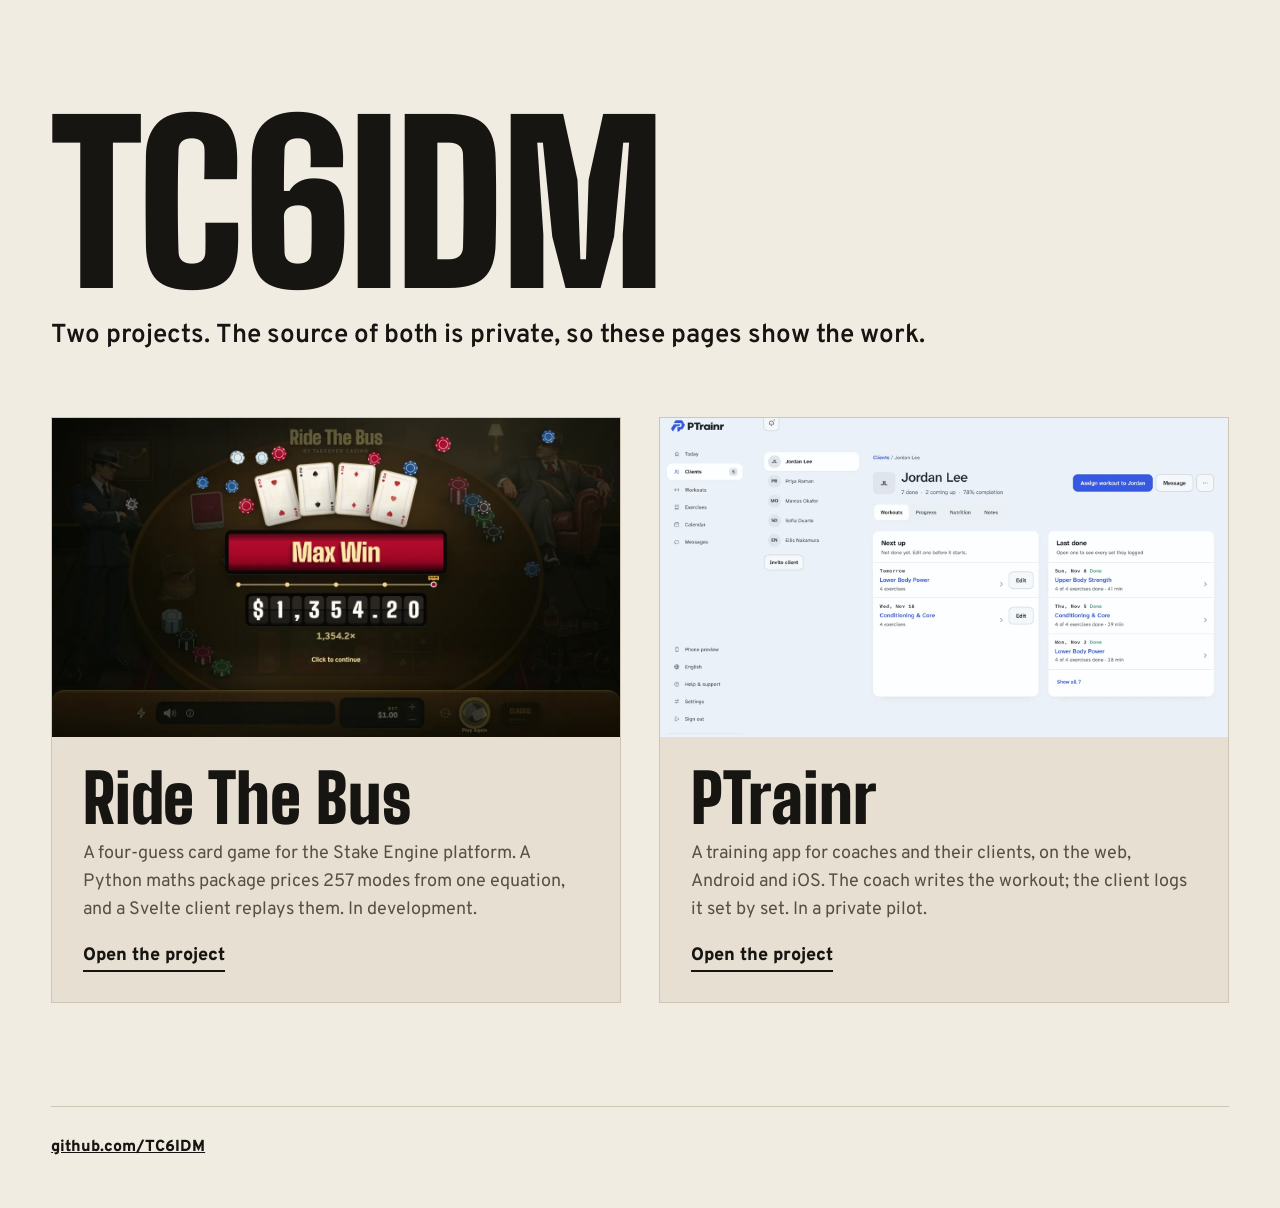
<file: index.html>
<!doctype html>
<html lang="en">
<head>
<meta charset="utf-8">
<meta name="viewport" content="width=device-width, initial-scale=1">
<title>TC6IDM</title>
<meta name="description" content="Two projects by TC6IDM: Ride The Bus, a card game for the Stake Engine platform, and PTrainr, a training app for coaches and clients.">
<link rel="icon" href="data:image/svg+xml,%3Csvg xmlns='http://www.w3.org/2000/svg' viewBox='0 0 32 32'%3E%3Crect width='32' height='32' rx='7' fill='%23171512'/%3E%3Ctext x='16' y='22' text-anchor='middle' font-family='Arial' font-weight='900' font-size='15' fill='%23f1ece2'%3ETC%3C/text%3E%3C/svg%3E">
<meta name="color-scheme" content="light dark">
<link rel="preconnect" href="https://fonts.googleapis.com">
<link rel="preconnect" href="https://fonts.gstatic.com" crossorigin>
<link href="https://fonts.googleapis.com/css2?family=Big+Shoulders+Display:wght@800;900&family=Overpass:wght@400;600;800&display=swap" rel="stylesheet">
<style>
:root{
  --ground:#f1ece2; --card:#e6dfd2; --edge:#cfc6b5; --ink:#171512; --ink-2:#575145; --focus:#8a6410;
  --m:clamp(16px,4vw,56px);
  --display:'Big Shoulders Display','Overpass',sans-serif; --body:'Overpass',system-ui,sans-serif;
}
@media (prefers-color-scheme:dark){:root{
  --ground:#12110f; --card:#1c1a17; --edge:#35312a; --ink:#f1ece2; --ink-2:#b5ad9e; --focus:#f5d78c;
}}
*{box-sizing:border-box}
html{-webkit-text-size-adjust:100%}
body{margin:0;background:var(--ground);color:var(--ink);font:400 18px/1.55 var(--body)}
a{color:inherit}
:focus-visible{outline:3px solid var(--focus);outline-offset:4px}
.skip{position:absolute;left:-9999px}
.skip:focus{left:var(--m);top:12px;background:var(--ink);color:var(--ground);padding:8px 14px;z-index:5}
.wrap{max-width:1360px;margin:0 auto;padding:0 var(--m)}
header{padding:clamp(40px,9vw,120px) 0 clamp(28px,5vw,64px)}
h1{margin:0;font:900 clamp(72px,17vw,240px)/.82 var(--display);letter-spacing:-.01em}
.lede{margin:24px 0 0;max-width:34em;font-size:clamp(19px,1.2vw + 14px,26px);line-height:1.35;font-weight:600}
.projects{display:grid;gap:clamp(20px,3vw,40px);grid-template-columns:1fr;padding-bottom:clamp(48px,8vw,112px)}
@media (min-width:900px){.projects{grid-template-columns:1fr 1fr}}
.project{position:relative;display:flex;flex-direction:column;background:var(--card);border:1px solid var(--edge)}
.shot{aspect-ratio:16/9;background:#0b2016;overflow:hidden}
.shot img{display:block;width:100%;height:100%;object-fit:cover;transition:transform .5s cubic-bezier(.2,.7,.2,1)}
.shot.none{display:grid;place-items:center;background:var(--edge);color:var(--ink-2);font-weight:600}
.text{padding:clamp(18px,2.4vw,32px)}
h2{margin:0;font:900 clamp(40px,4vw + 16px,72px)/.9 var(--display)}
h2 a{text-decoration:none}
h2 a::after{content:"";position:absolute;inset:0}
.text p{margin:12px 0 0;color:var(--ink-2);max-width:32em}
.go{display:inline-block;margin-top:18px;font-weight:800;color:var(--ink);border-bottom:2px solid currentColor}
.soon{display:inline-block;margin-top:18px;font-weight:800;color:var(--ink-2)}
@media (hover:hover) and (prefers-reduced-motion:no-preference){.project:hover .shot img{transform:scale(1.03)}}
footer{border-top:1px solid var(--edge);padding:28px 0 48px;color:var(--ink-2);font-size:16px}
footer a{color:var(--ink);font-weight:800}
</style>
</head>
<body>
<a class="skip" href="#projects">Skip to the projects</a>
<div class="wrap">
  <header>
    <h1>TC6IDM</h1>
    <p class="lede">Two projects. The source of both is private, so these pages show the work.</p>
  </header>
  <main id="projects" class="projects">
    <article class="project">
      <div class="shot"><img src="ride-the-bus/media/takeover-max-still.webp" width="1280" height="720" alt="The Ride The Bus table at a Max Win: four cards fanned over a crimson Max Win board reading $1,354.20 of demo money, chips in the air."></div>
      <div class="text">
        <h2><a href="ride-the-bus/">Ride The Bus</a></h2>
        <p>A four-guess card game for the Stake Engine platform. A Python maths package prices 257 modes from one equation, and a Svelte client replays them. In development.</p>
        <span class="go" aria-hidden="true">Open the project</span>
      </div>
    </article>
    <article class="project">
      <div class="shot"><img src="ptrainr/img/desk-trainer-client-day.webp" width="1600" height="956" alt="PTrainr on a desktop: a coach's page for one client, with the next workouts and the finished ones."></div>
      <div class="text">
        <h2><a href="ptrainr/">PTrainr</a></h2>
        <p>A training app for coaches and their clients, on the web, Android and iOS. The coach writes the workout; the client logs it set by set. In a private pilot.</p>
        <span class="go" aria-hidden="true">Open the project</span>
      </div>
    </article>
  </main>
  <footer>
    <a href="https://github.com/TC6IDM">github.com/TC6IDM</a>
  </footer>
</div>
</body>
</html>
</file>
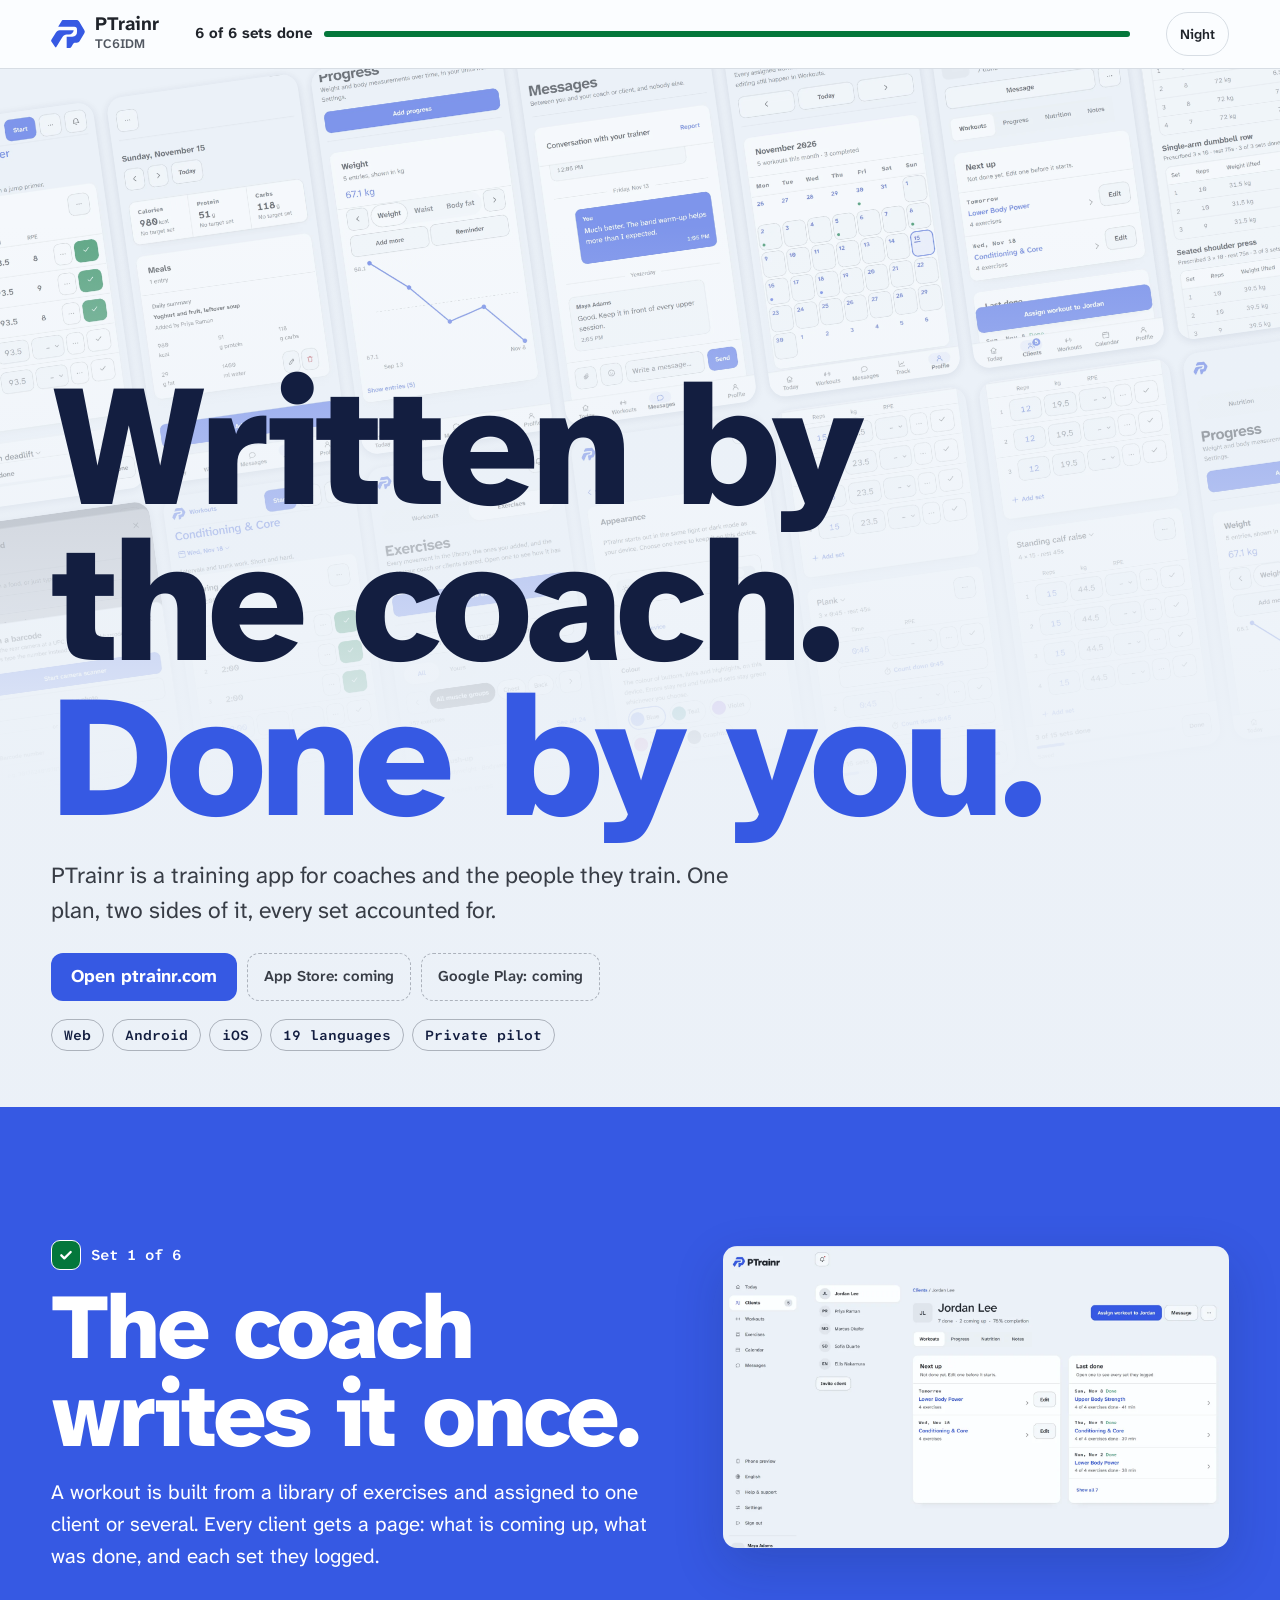
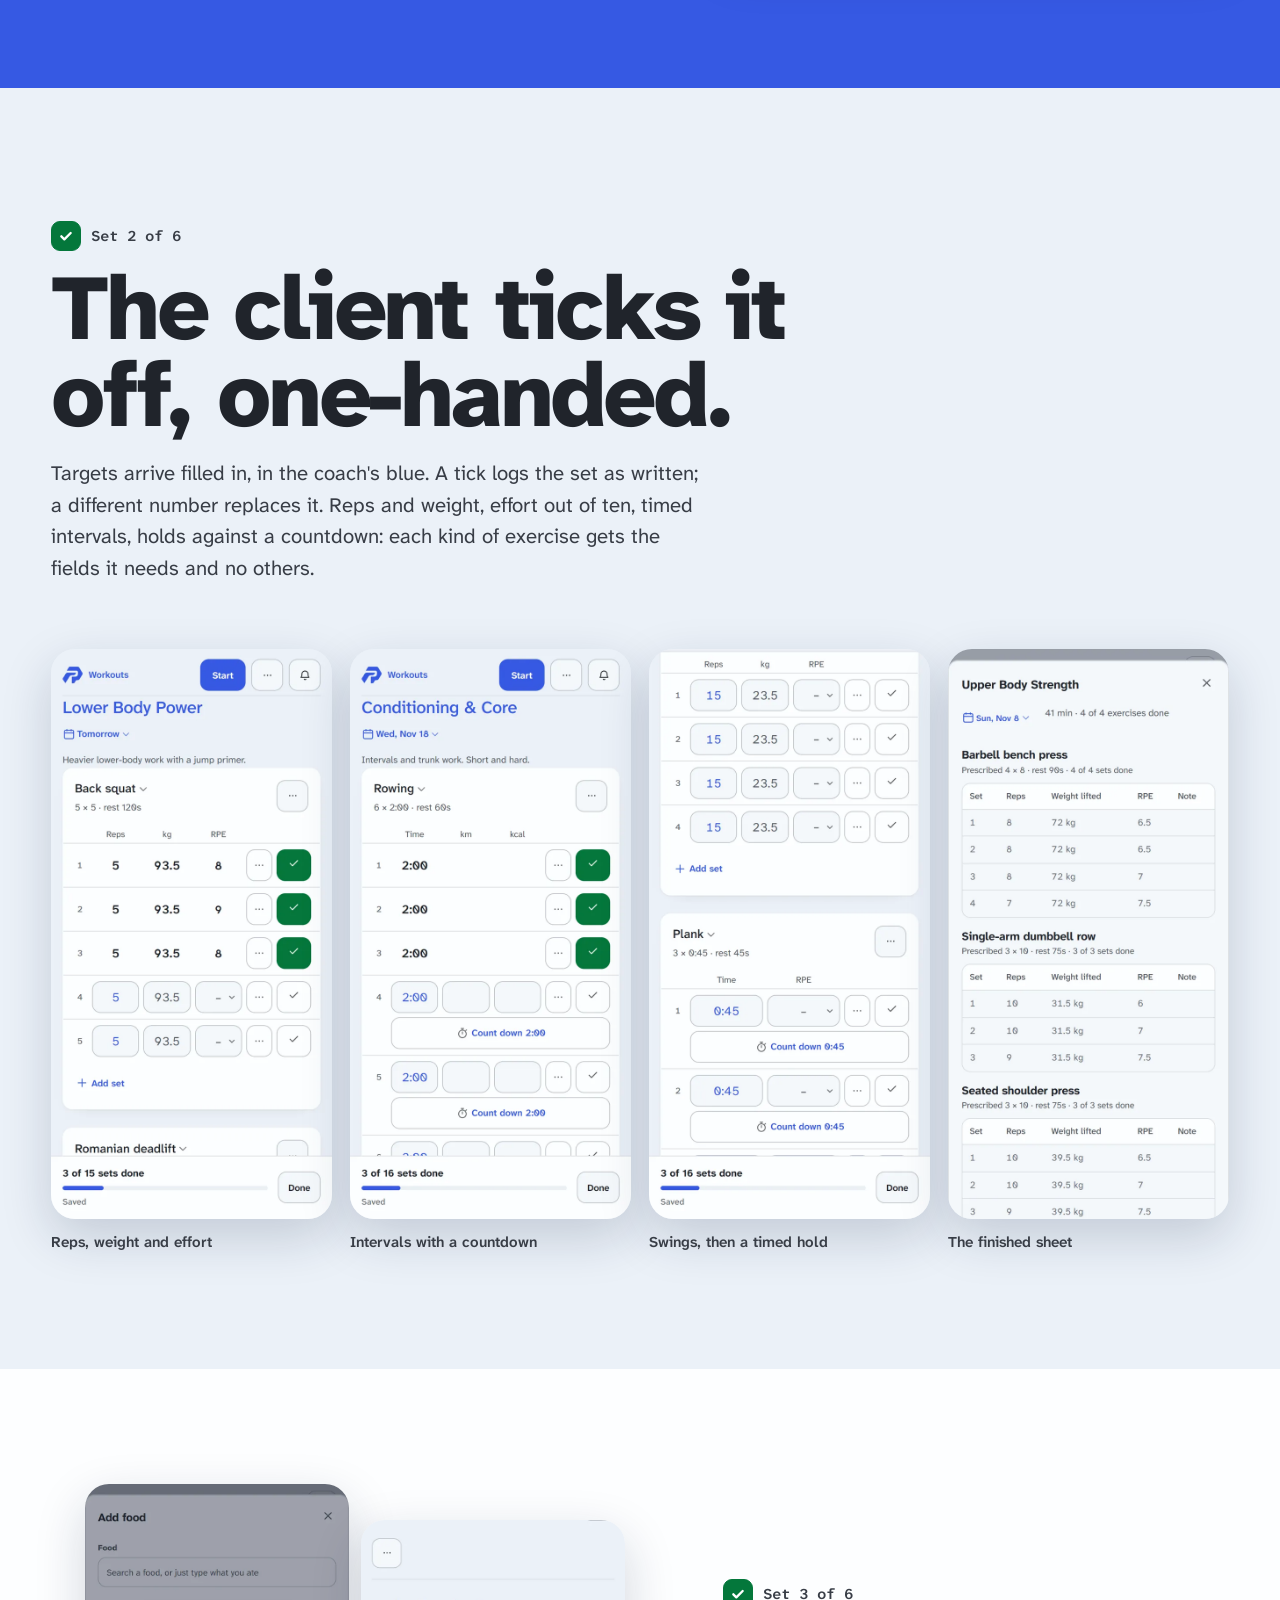
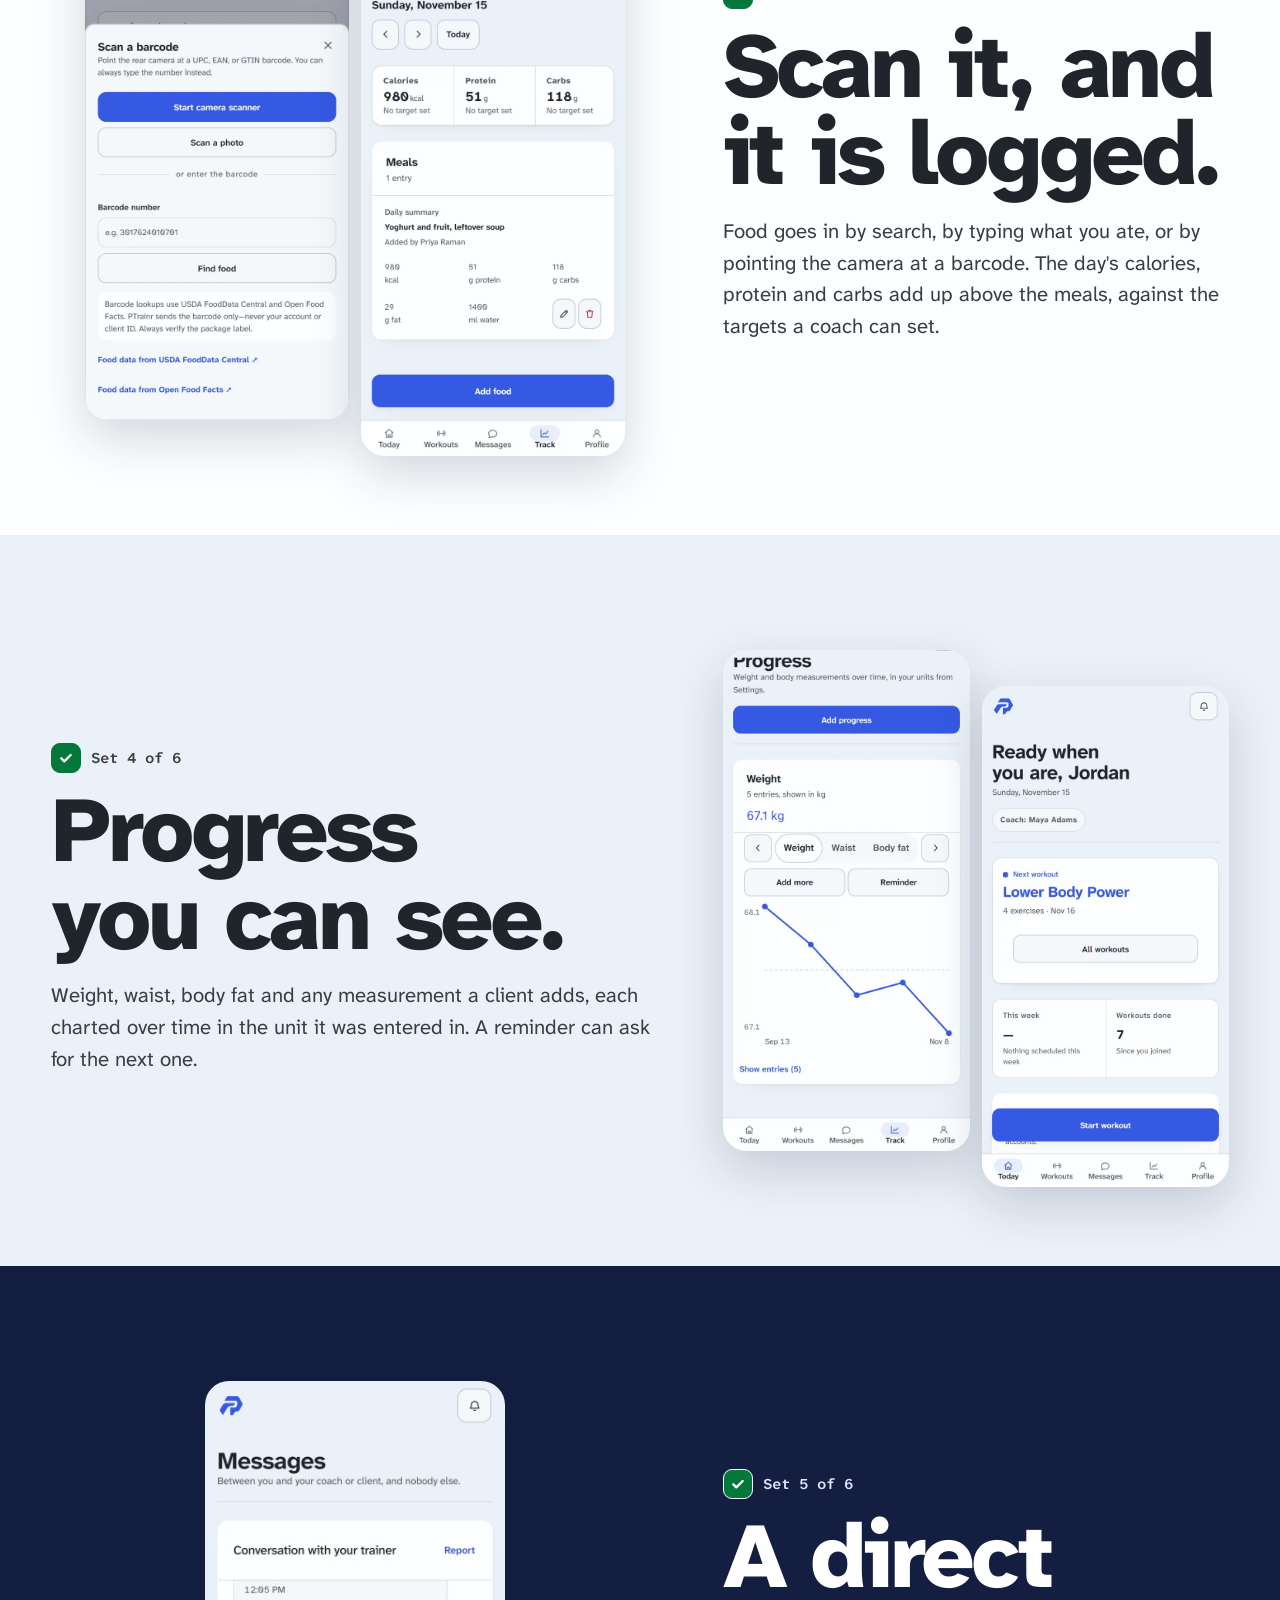
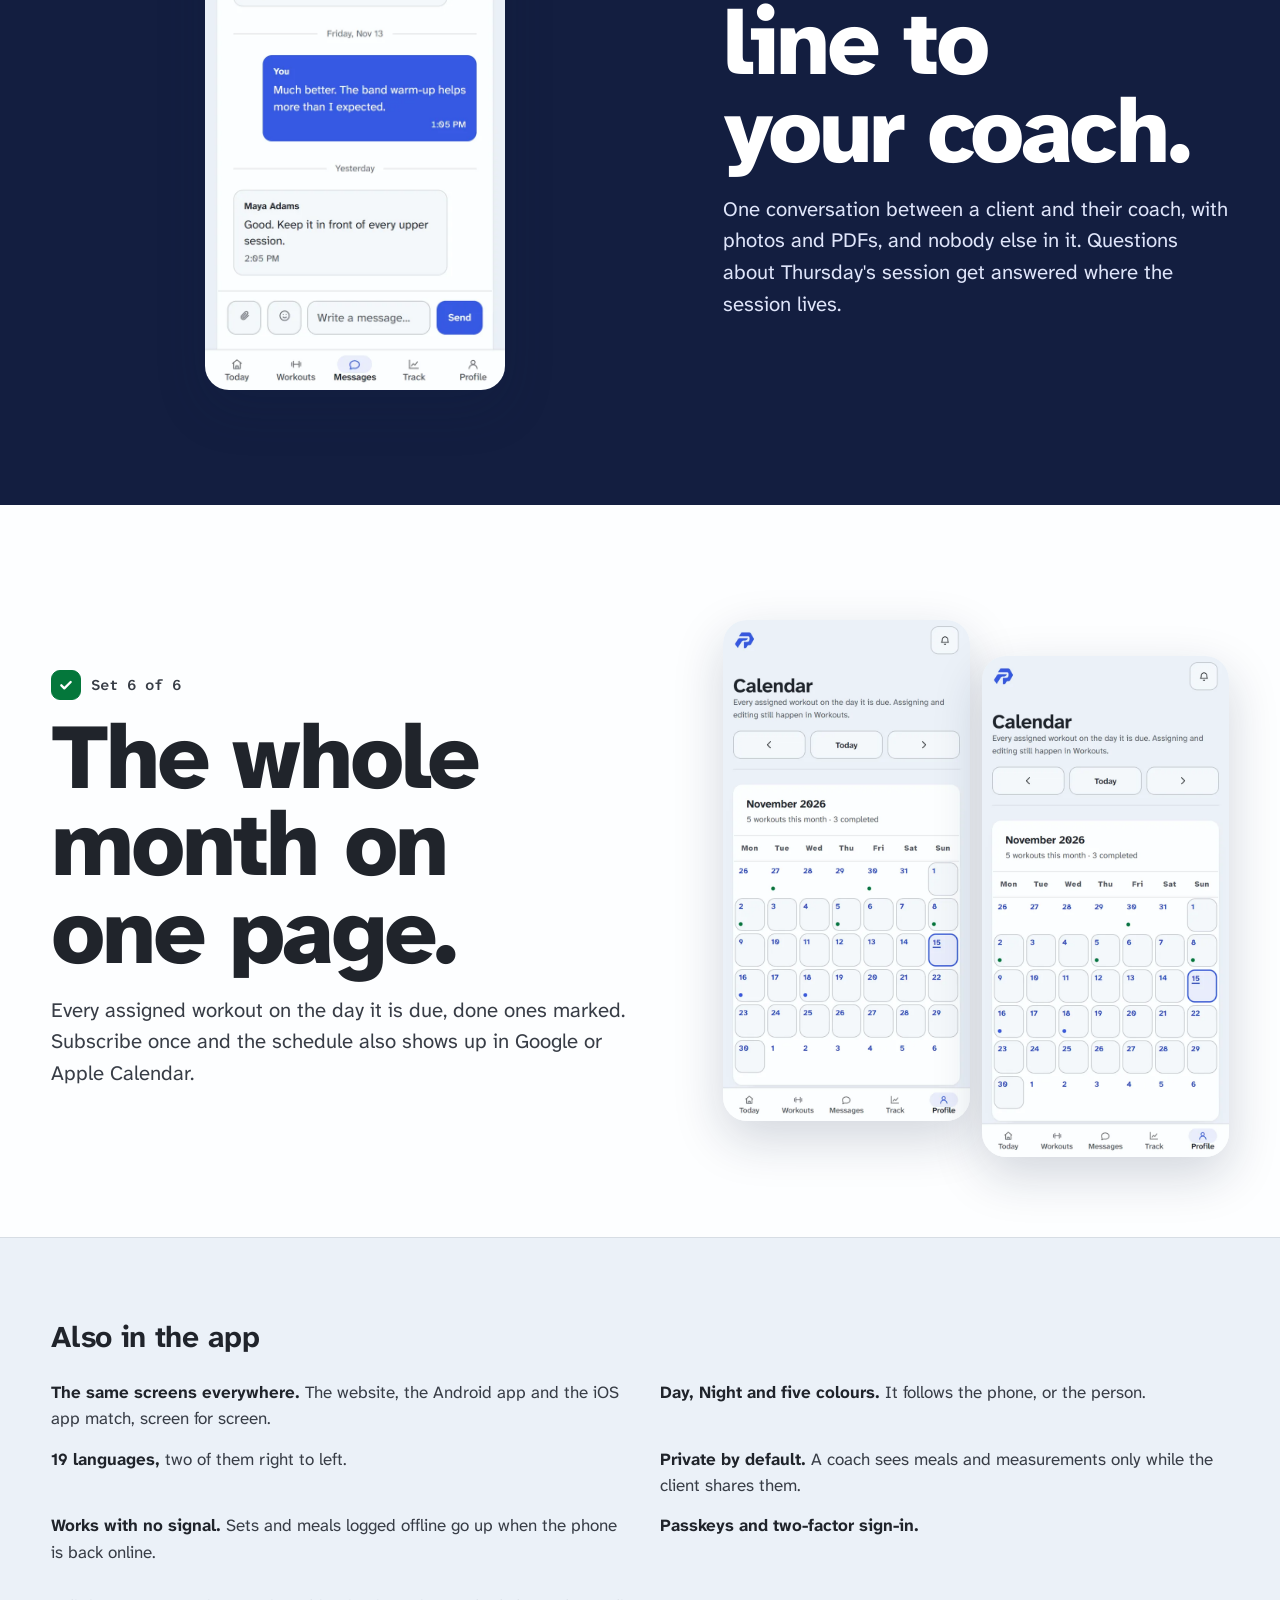
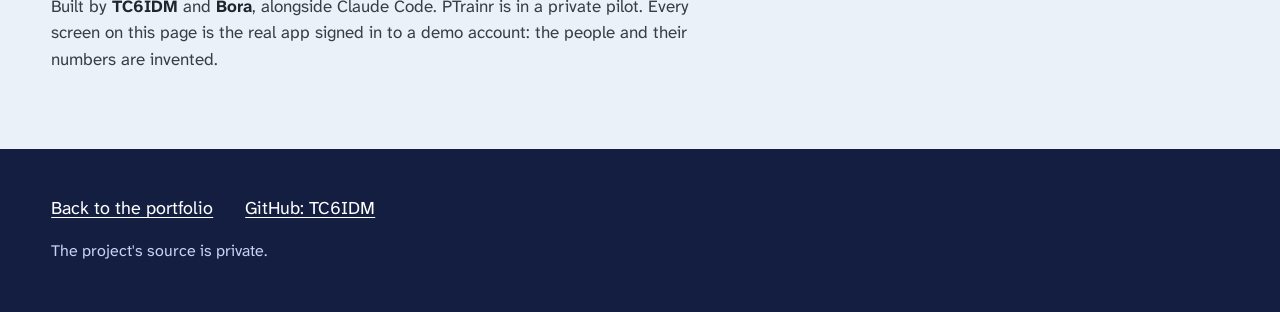
<file: ptrainr/index.html>
<!doctype html>
<html lang="en">
<head>
<meta charset="utf-8">
<meta name="viewport" content="width=device-width, initial-scale=1, viewport-fit=cover">
<title>PTrainr | TC6IDM</title>
<meta name="description" content="PTrainr: a training app for coaches and their clients, on the web, Android and iOS. Built by TC6IDM and Bora, alongside Claude Code. In a private pilot.">
<link rel="icon" href="img/logo.svg">
<meta name="color-scheme" content="light dark">
<link rel="preload" href="fonts/atkinson-latin.woff2" as="font" type="font/woff2" crossorigin>
<style>
/* PTrainr's own identity: its desk, sheets, logo blue and navy, and Atkinson Hyperlegible.
   The page is a workout: six sections are six sets, and the bar at the top counts them off. */
@font-face{font-family:'Atkinson Hyperlegible Next';font-weight:200 800;font-display:swap;src:url("fonts/atkinson-latin.woff2") format('woff2')}
@font-face{font-family:'Atkinson Hyperlegible Mono';font-weight:200 800;font-display:swap;src:url("fonts/atkinson-mono-latin.woff2") format('woff2')}
:root{
  --navy:#131E40;--blue:#3659E3;--sky:#9db1ff;
  --desk:oklch(95.6% 0.011 252);--paper:oklch(99.6% 0.002 250);--ink:oklch(26% 0.014 260);--ink-2:oklch(36% 0.016 260);
  --muted:oklch(46% 0.018 260);--rule:oklch(89.5% 0.012 252);--accent:oklch(52.6% 0.213 267.4);--done:oklch(50% 0.13 152);
  --hero:var(--desk);--hero-ink:var(--navy);--hero-ink-2:oklch(36% 0.016 260);--hero-accent:var(--blue);--hero-line:oklch(26% 0.03 260 / .3);--wall:.6;
  --bar:oklch(99.6% 0.002 250 / .92);--shadow:0 18px 50px oklch(26% 0.06 262 / .18);
  --sans:'Atkinson Hyperlegible Next',system-ui,sans-serif;--mono:'Atkinson Hyperlegible Mono',ui-monospace,monospace;
  --m:clamp(16px,4vw,56px);--max:1360px;--bar-h:68px;color-scheme:light;
}
@media (prefers-color-scheme:dark){:root:not([data-theme="light"]){
  --desk:oklch(16.5% 0.014 255);--paper:oklch(21.5% 0.016 255);--ink:oklch(95% 0.006 255);--ink-2:oklch(86% 0.01 255);
  --muted:oklch(75% 0.016 255);--rule:oklch(32% 0.018 255);--accent:oklch(72% 0.13 267.4);--done:oklch(76% 0.14 152);
  --hero:var(--navy);--hero-ink:#fff;--hero-ink-2:#dfe5fa;--hero-accent:var(--sky);--hero-line:#ffffff55;--wall:.5;
  --bar:oklch(16.5% 0.014 255 / .92);--shadow:0 18px 50px #0008;color-scheme:dark}}
:root[data-theme="dark"]{
  --desk:oklch(16.5% 0.014 255);--paper:oklch(21.5% 0.016 255);--ink:oklch(95% 0.006 255);--ink-2:oklch(86% 0.01 255);
  --muted:oklch(75% 0.016 255);--rule:oklch(32% 0.018 255);--accent:oklch(72% 0.13 267.4);--done:oklch(76% 0.14 152);
  --hero:var(--navy);--hero-ink:#fff;--hero-ink-2:#dfe5fa;--hero-accent:var(--sky);--hero-line:#ffffff55;--wall:.5;
  --bar:oklch(16.5% 0.014 255 / .92);--shadow:0 18px 50px #0008;color-scheme:dark}
*,*::before,*::after{box-sizing:border-box}
html{-webkit-text-size-adjust:100%;scroll-padding-top:calc(var(--bar-h) + 12px)}
body{margin:0;background:var(--desk);color:var(--ink);font:400 18px/1.55 var(--sans);-webkit-font-smoothing:antialiased}
img{max-width:100%;height:auto;display:block}
h1,h2,h3,p,figure,ul,ol,dl,dd{margin:0;padding:0}
ul,ol{list-style:none}
a{color:inherit;text-underline-offset:.18em}
:focus-visible{outline:3px solid var(--accent);outline-offset:3px;border-radius:4px}
.wrap{max-width:var(--max);margin:0 auto;padding:0 var(--m)}
.skip{position:absolute;left:-9999px}.skip:focus{left:16px;top:8px;background:var(--ink);color:var(--desk);padding:10px 14px;z-index:9}
.num{font-family:var(--mono);font-variant-numeric:tabular-nums}
/* one capture per theme; the page shows the one that matches */
.night{display:none}
@media (prefers-color-scheme:dark){:root:not([data-theme="light"]) .day{display:none}:root:not([data-theme="light"]) .night{display:block}}
:root[data-theme="dark"] .day{display:none}:root[data-theme="dark"] .night{display:block}

/* the bar: who and what on the left, the sets counted off beside it */
.top{position:sticky;top:0;z-index:6;background:var(--bar);backdrop-filter:blur(10px);-webkit-backdrop-filter:blur(10px);border-bottom:1px solid var(--rule)}
.top .wrap{display:flex;align-items:center;gap:clamp(12px,3vw,36px);height:var(--bar-h)}
.id{display:flex;align-items:center;gap:10px;flex:none}
.id img{width:34px;height:34px}
.id span{display:grid;line-height:1.1}
.id .name{font-weight:700;font-size:19px;text-decoration:none}
.id .by{font-size:13px;font-weight:600;color:var(--muted);text-decoration:none;padding:2px 0}
.id .by:hover{color:var(--accent)}
.sets{flex:1;min-width:0;display:flex;align-items:center;gap:12px}
.sets b{font-size:15px;white-space:nowrap}
.track{flex:1;min-width:24px;height:6px;border-radius:3px;background:var(--rule);overflow:hidden}
.track i{display:block;height:100%;background:var(--accent);transform-origin:left;transform:scaleX(0);transition:transform .3s ease-out}
.track i.all{background:var(--done)}
.toggle{flex:none;font:600 14px var(--sans);color:var(--ink);background:transparent;border:1px solid var(--rule);border-radius:999px;padding:8px 13px;min-height:44px;cursor:pointer}
@media (max-width:520px){.sets .long{display:none}.toggle{padding:8px 10px}}

/* hero: very large type over a drifting wall of the app's own screens */
.hero{position:relative;overflow:hidden;background:var(--hero);color:var(--hero-ink);padding:clamp(150px,34vw,300px) 0 clamp(28px,5vw,56px)}
.hero h1{position:relative;z-index:2;font-size:clamp(52px,13.5vw,190px);line-height:.9;letter-spacing:-.04em;font-weight:800;text-wrap:balance}
.hero h1 em{font-style:normal;color:var(--hero-accent)}
.hero .lede{position:relative;z-index:2;font-size:clamp(18px,1.8vw,23px);max-width:31em;margin-top:22px;color:var(--hero-ink-2)}
.cta{position:relative;z-index:2;display:flex;flex-wrap:wrap;align-items:center;gap:10px;margin-top:24px}
.btn{display:inline-flex;align-items:center;min-height:48px;padding:0 20px;border-radius:12px;background:var(--blue);color:#fff;font-weight:700;text-decoration:none}
.btn:hover{background:#2b49c4}
.soon{display:inline-flex;align-items:center;min-height:48px;padding:0 16px;border-radius:12px;border:1px dashed var(--hero-line);font-size:15px;font-weight:600;color:var(--hero-ink-2)}
.tags{position:relative;z-index:2;display:flex;flex-wrap:wrap;gap:8px;margin-top:18px;font:600 14px var(--mono)}
.tags span{border:1px solid var(--hero-line);border-radius:999px;padding:6px 12px}
.wall{position:absolute;inset:-4% -20% auto;z-index:1;transform:rotate(-8deg);opacity:var(--wall);display:grid;gap:14px;pointer-events:none}
.row{display:flex;gap:14px;width:max-content;animation:drift 70s linear infinite}
.row:nth-child(2){animation-direction:reverse;animation-duration:90s}
.row img{width:clamp(120px,15vw,210px);border-radius:16px;box-shadow:0 2px 10px oklch(26% 0.06 262 / .2)}
@keyframes drift{to{transform:translateX(-50%)}}
.hero::after{content:"";position:absolute;inset:0;background:linear-gradient(to top,var(--hero) 30%,transparent 85%);z-index:1}

/* the six sets */
.set{padding:clamp(56px,9vw,128px) 0;scroll-margin-top:var(--bar-h)}
.set .wrap{display:grid;gap:28px;align-items:center}
.set .n{display:flex;align-items:center;gap:10px;font:600 15px var(--mono);margin-bottom:14px}
.tick{width:30px;height:30px;border-radius:9px;border:1.5px solid currentColor;display:grid;place-items:center;transition:background .18s ease-out,border-color .18s ease-out,transform .18s cubic-bezier(.2,.9,.3,1.3)}
.tick svg{width:16px;height:16px;opacity:0;transition:opacity .18s ease-out}
.set.done .tick{background:var(--done);border-color:var(--done);color:#fff}
.set.done .tick svg{opacity:1}
.set.done .tick.pop{transform:scale(1.15)}
.set h2{font-size:clamp(38px,7.2vw,96px);line-height:.95;letter-spacing:-.035em;font-weight:800;text-wrap:balance}
.set p{font-size:clamp(18px,1.6vw,21px);max-width:32em;margin-top:18px}
.set.coach{background:var(--blue);color:#fff}
.set.coach .tick{border-color:#fff}
.set.sheet{background:var(--paper)}
.set.sheet p,.set.desk p{color:var(--ink-2)}
.set.navy{background:var(--navy);color:#fff}
.set.navy p{color:#dfe5fa}
.set.navy .tick{border-color:#fff}
.phones{display:grid;grid-template-columns:1fr 1fr;gap:12px;max-width:540px;justify-self:center;width:100%}
.p{border-radius:24px;overflow:hidden;box-shadow:var(--shadow)}
.phones .p:last-child{transform:translateY(36px)}
.wide{border-radius:14px;overflow:hidden;box-shadow:var(--shadow)}
figcaption{font-size:15px;font-weight:600;margin-top:12px}
.set.desk figcaption,.set.sheet figcaption{color:var(--ink-2)}
/* the logger's four kinds of set: a strip that scrolls sideways on a phone */
.strip{display:flex;gap:14px;overflow-x:auto;scroll-snap-type:x mandatory;padding:6px var(--m) 20px;margin:0 calc(var(--m) * -1);scrollbar-width:thin}
.strip figure{flex:0 0 64%;max-width:280px;scroll-snap-align:center}
.one{max-width:300px;justify-self:center;width:100%}

.also{padding:clamp(40px,6vw,80px) 0;border-top:1px solid var(--rule)}
.also h2{font-size:clamp(22px,2.4vw,30px);letter-spacing:-.01em}
.also ul{display:grid;gap:14px 40px;margin-top:18px;color:var(--ink-2);font-size:17px}
.also li b{color:var(--ink)}
.credit{margin-top:28px;font-size:17px;color:var(--ink-2);max-width:40em}
.credit b{color:var(--ink)}
footer{background:var(--navy);color:#fff;padding:36px 0 48px}
footer nav{display:flex;flex-wrap:wrap;gap:12px 32px;font-size:18px}
footer a{display:inline-block;padding:10px 0}
footer a:hover{color:var(--sky)}
footer p{margin:6px 0 0;color:#c9d2f2;font-size:16px}
footer :focus-visible{outline-color:var(--sky)}

.js [data-rise]{opacity:0;transform:translateY(26px)}
.js [data-rise].in{opacity:1;transform:none;transition:opacity .6s ease-out,transform .6s cubic-bezier(.16,.8,.2,1)}
@media (prefers-reduced-motion:reduce){.row{animation:none}.js [data-rise]{opacity:1;transform:none}*,*::before,*::after{transition-duration:.01ms!important}}
@media (min-width:820px){
  .set .wrap{grid-template-columns:minmax(0,6fr) minmax(0,5fr);gap:clamp(32px,5vw,72px)}
  .set .wrap.stack{grid-template-columns:1fr}
  .set.flip .wrap > :first-child{order:2}
  .strip{overflow:visible;margin:0;padding:0;gap:18px}
  .strip figure{flex:1 1 0;max-width:none}
  .also ul{grid-template-columns:repeat(2,minmax(0,1fr))}
}
</style>
</head>
<body>
<a class="skip" href="#main">Skip to content</a>
<header class="top"><div class="wrap">
  <div class="id">
    <a href="#top" aria-label="PTrainr, top of page"><img src="img/logo.svg" width="34" height="34" alt=""></a>
    <span><a class="name" href="#top">PTrainr</a><a class="by" href="../">TC6IDM</a></span>
  </div>
  <div class="sets" role="status"><b><span class="num" id="count">0</span> of 6 <span class="long">sets </span>done</b><div class="track"><i id="fill"></i></div></div>
  <button class="toggle" type="button" id="toggle">Night</button>
</div></header>

<main id="main">
<div class="hero" id="top"><div class="wrap">
  <div class="wall" aria-hidden="true">
    <div class="row" data-wall="client-today logger-strength nutrition-lower progress-lower messages-priya calendar-priya trainer-client client-workout-done"></div>
    <div class="row" data-wall="trainer-today client-barcode logger-cardio client-exercises client-settings-appearance logger-mixed logger-strength-lower progress-priya"></div>
  </div>
  <h1>Written by the coach. <em>Done by you.</em></h1>
  <p class="lede">PTrainr is a training app for coaches and the people they train. One plan, two sides of it, every set accounted for.</p>
  <div class="cta">
    <a class="btn" href="https://www.ptrainr.com">Open ptrainr.com</a>
    <span class="soon">App Store: coming</span>
    <span class="soon">Google Play: coming</span>
  </div>
  <div class="tags"><span>Web</span><span>Android</span><span>iOS</span><span>19 languages</span><span>Private pilot</span></div>
</div></div>

<section class="set coach" data-set><div class="wrap">
  <div data-rise>
    <p class="n"><span class="tick" aria-hidden="true"><svg viewBox="0 0 24 24" fill="none" stroke="currentColor" stroke-width="3.5" stroke-linecap="round" stroke-linejoin="round"><path d="M5 12.5l4.5 4.5L19 7.5"/></svg></span>Set 1 of 6</p>
    <h2>The coach writes it once.</h2>
    <p>A workout is built from a library of exercises and assigned to one client or several. Every client gets a page: what is coming up, what was done, and each set they logged.</p>
  </div>
  <div class="wide" data-rise><img class="day" src="img/desk-trainer-client-day.webp" width="1600" height="956" alt="The coach's page for one client: next workouts on the left, finished ones on the right."><img class="night" src="img/desk-trainer-client-night.webp" width="1600" height="956" alt="The coach's page for one client, in the Night theme." loading="lazy"></div>
</div></section>

<section class="set desk" data-set><div class="wrap stack">
  <div data-rise>
    <p class="n"><span class="tick" aria-hidden="true"><svg viewBox="0 0 24 24" fill="none" stroke="currentColor" stroke-width="3.5" stroke-linecap="round" stroke-linejoin="round"><path d="M5 12.5l4.5 4.5L19 7.5"/></svg></span>Set 2 of 6</p>
    <h2>The client ticks it off, one-handed.</h2>
    <p>Targets arrive filled in, in the coach's blue. A tick logs the set as written; a different number replaces it. Reps and weight, effort out of ten, timed intervals, holds against a countdown: each kind of exercise gets the fields it needs and no others.</p>
  </div>
  <div class="strip" data-rise>
    <figure><div class="p"><img class="day" src="img/phone-logger-strength-day.webp" width="640" height="1298" alt="Back squat, five sets of five at 93.5 kg: three ticked green with an effort score beside each." loading="lazy"><img class="night" src="img/phone-logger-strength-night.webp" width="640" height="1298" alt="The same strength workout in the Night theme." loading="lazy"></div><figcaption>Reps, weight and effort</figcaption></figure>
    <figure><div class="p"><img class="day" src="img/phone-logger-cardio-day.webp" width="640" height="1298" alt="Rowing intervals: six rounds of two minutes with distance and calories, three done." loading="lazy"><img class="night" src="img/phone-logger-cardio-night.webp" width="640" height="1298" alt="Rowing intervals in the Night theme." loading="lazy"></div><figcaption>Intervals with a countdown</figcaption></figure>
    <figure><div class="p"><img class="day" src="img/phone-logger-mixed-day.webp" width="640" height="1298" alt="Kettlebell swings by reps and weight, then a plank held for 45 seconds against a timer." loading="lazy"><img class="night" src="img/phone-logger-mixed-night.webp" width="640" height="1298" alt="Kettlebell swings and a timed plank in the Night theme." loading="lazy"></div><figcaption>Swings, then a timed hold</figcaption></figure>
    <figure><div class="p"><img class="day" src="img/phone-client-workout-done-day.webp" width="640" height="1298" alt="A finished workout: every set with what was done beside what was prescribed." loading="lazy"><img class="night" src="img/phone-client-workout-done-night.webp" width="640" height="1298" alt="A finished workout in the Night theme." loading="lazy"></div><figcaption>The finished sheet</figcaption></figure>
  </div>
</div></section>

<section class="set sheet flip" data-set><div class="wrap">
  <div data-rise>
    <p class="n"><span class="tick" aria-hidden="true"><svg viewBox="0 0 24 24" fill="none" stroke="currentColor" stroke-width="3.5" stroke-linecap="round" stroke-linejoin="round"><path d="M5 12.5l4.5 4.5L19 7.5"/></svg></span>Set 3 of 6</p>
    <h2>Scan it, and it is logged.</h2>
    <p>Food goes in by search, by typing what you ate, or by pointing the camera at a barcode. The day's calories, protein and carbs add up above the meals, against the targets a coach can set.</p>
  </div>
  <div class="phones" data-rise>
    <div class="p"><img class="day" src="img/phone-client-barcode-day.webp" width="640" height="1298" alt="The barcode scanner: start the camera, scan a photo, or type the number." loading="lazy"><img class="night" src="img/phone-client-barcode-night.webp" width="640" height="1298" alt="The barcode scanner in the Night theme." loading="lazy"></div>
    <div class="p"><img class="day" src="img/phone-nutrition-lower-day.webp" width="640" height="1298" alt="A day of nutrition: 980 kcal, 51 g protein, 118 g carbs, and the meal that made them." loading="lazy"><img class="night" src="img/phone-nutrition-lower-night.webp" width="640" height="1298" alt="A day of nutrition in the Night theme." loading="lazy"></div>
  </div>
</div></section>

<section class="set desk" data-set><div class="wrap">
  <div data-rise>
    <p class="n"><span class="tick" aria-hidden="true"><svg viewBox="0 0 24 24" fill="none" stroke="currentColor" stroke-width="3.5" stroke-linecap="round" stroke-linejoin="round"><path d="M5 12.5l4.5 4.5L19 7.5"/></svg></span>Set 4 of 6</p>
    <h2>Progress you can see.</h2>
    <p>Weight, waist, body fat and any measurement a client adds, each charted over time in the unit it was entered in. A reminder can ask for the next one.</p>
  </div>
  <div class="phones" data-rise>
    <div class="p"><img class="day" src="img/phone-progress-lower-day.webp" width="640" height="1298" alt="A weight chart falling from 68.1 to 67.1 kg over five entries." loading="lazy"><img class="night" src="img/phone-progress-lower-night.webp" width="640" height="1298" alt="The weight chart in the Night theme." loading="lazy"></div>
    <div class="p"><img class="day" src="img/phone-client-today-day.webp" width="640" height="1298" alt="Today: the next workout, the week, and workouts done." loading="lazy"><img class="night" src="img/phone-client-today-night.webp" width="640" height="1298" alt="Today in the Night theme." loading="lazy"></div>
  </div>
</div></section>

<section class="set navy flip" data-set><div class="wrap">
  <div data-rise>
    <p class="n"><span class="tick" aria-hidden="true"><svg viewBox="0 0 24 24" fill="none" stroke="currentColor" stroke-width="3.5" stroke-linecap="round" stroke-linejoin="round"><path d="M5 12.5l4.5 4.5L19 7.5"/></svg></span>Set 5 of 6</p>
    <h2>A direct line to your coach.</h2>
    <p>One conversation between a client and their coach, with photos and PDFs, and nobody else in it. Questions about Thursday's session get answered where the session lives.</p>
  </div>
  <div class="one p" data-rise><img class="day" src="img/phone-messages-priya-day.webp" width="640" height="1298" alt="A chat between a client and her coach about the week's sessions." loading="lazy"><img class="night" src="img/phone-messages-priya-night.webp" width="640" height="1298" alt="The chat in the Night theme." loading="lazy"></div>
</div></section>

<section class="set sheet" data-set><div class="wrap">
  <div data-rise>
    <p class="n"><span class="tick" aria-hidden="true"><svg viewBox="0 0 24 24" fill="none" stroke="currentColor" stroke-width="3.5" stroke-linecap="round" stroke-linejoin="round"><path d="M5 12.5l4.5 4.5L19 7.5"/></svg></span>Set 6 of 6</p>
    <h2>The whole month on one page.</h2>
    <p>Every assigned workout on the day it is due, done ones marked. Subscribe once and the schedule also shows up in Google or Apple Calendar.</p>
  </div>
  <div class="phones" data-rise>
    <div class="p"><img class="day" src="img/phone-client-calendar-day.webp" width="640" height="1298" alt="November on a phone: a dot on each day with a workout, green once it is done." loading="lazy"><img class="night" src="img/phone-client-calendar-night.webp" width="640" height="1298" alt="The calendar in the Night theme." loading="lazy"></div>
    <div class="p"><img class="day" src="img/phone-calendar-priya-day.webp" width="640" height="1298" alt="Another client's month: five workouts, three completed." loading="lazy"><img class="night" src="img/phone-calendar-priya-night.webp" width="640" height="1298" alt="Another client's month in the Night theme." loading="lazy"></div>
  </div>
</div></section>

<section class="also"><div class="wrap">
  <h2>Also in the app</h2>
  <ul>
    <li><b>The same screens everywhere.</b> The website, the Android app and the iOS app match, screen for screen.</li>
    <li><b>Day, Night and five colours.</b> It follows the phone, or the person.</li>
    <li><b>19 languages,</b> two of them right to left.</li>
    <li><b>Private by default.</b> A coach sees meals and measurements only while the client shares them.</li>
    <li><b>Works with no signal.</b> Sets and meals logged offline go up when the phone is back online.</li>
    <li><b>Passkeys and two-factor sign-in.</b></li>
  </ul>
  <p class="credit">Built by <b>TC6IDM</b> and <b>Bora</b>, alongside Claude Code. PTrainr is in a private pilot. Every screen on this page is the real app signed in to a demo account: the people and their numbers are invented.</p>
</div></section>
</main>

<footer><div class="wrap">
  <nav aria-label="Elsewhere"><a href="../">Back to the portfolio</a><a href="https://github.com/TC6IDM">GitHub: TC6IDM</a></nav>
  <p>The project's source is private.</p>
</div></footer>

<script>
document.documentElement.classList.add('js');
(function(){
  var root=document.documentElement,rm=matchMedia('(prefers-reduced-motion: reduce)');
  /* Day and Night: follows the device until pressed */
  var toggle=document.getElementById('toggle');
  function dark(){return root.dataset.theme?root.dataset.theme==='dark':matchMedia('(prefers-color-scheme: dark)').matches;}
  function label(){toggle.textContent=dark()?'Day':'Night';toggle.setAttribute('aria-label','Switch to the '+(dark()?'Day':'Night')+' theme');}
  label(); toggle.addEventListener('click',function(){root.dataset.theme=dark()?'light':'dark';label();});
  matchMedia('(prefers-color-scheme: dark)').addEventListener('change',label);

  /* the wall: each row's screens twice over so the drift loops without a seam, in both themes */
  [].forEach.call(document.querySelectorAll('[data-wall]'),function(row){
    var names=row.dataset.wall.split(' ');
    row.innerHTML=names.concat(names).map(function(n){
      return '<img class="day" src="img/phone-'+n+'-day.webp" width="640" height="1298" alt="" loading="lazy"><img class="night" src="img/phone-'+n+'-night.webp" width="640" height="1298" alt="" loading="lazy">';
    }).join('');
  });

  /* entrances */
  var rio=new IntersectionObserver(function(es){es.forEach(function(e){if(e.isIntersecting){e.target.classList.add('in');rio.unobserve(e.target);}});},{rootMargin:'0px 0px -8% 0px'});
  [].forEach.call(document.querySelectorAll('[data-rise]'),function(el){rio.observe(el);});

  /* a set is done once its end has been on screen */
  var sets=[].slice.call(document.querySelectorAll('[data-set]')),count=document.getElementById('count'),fill=document.getElementById('fill');
  function update(){var n=sets.filter(function(s){return s.classList.contains('done');}).length;count.textContent=n;fill.style.transform='scaleX('+n/sets.length+')';fill.classList.toggle('all',n===sets.length);}
  var sio=new IntersectionObserver(function(es){es.forEach(function(e){if(!e.isIntersecting)return;
    var set=e.target.parentNode;set.classList.add('done');
    var tick=set.querySelector('.tick');if(!rm.matches){tick.classList.add('pop');setTimeout(function(){tick.classList.remove('pop');},180);}
    sio.unobserve(e.target);update();});});
  sets.forEach(function(set){var mark=document.createElement('span');mark.style.cssText='display:block;height:1px;margin-top:-1px';set.appendChild(mark);sio.observe(mark);});
  update();
})();
</script>
</body>
</html>
</file>
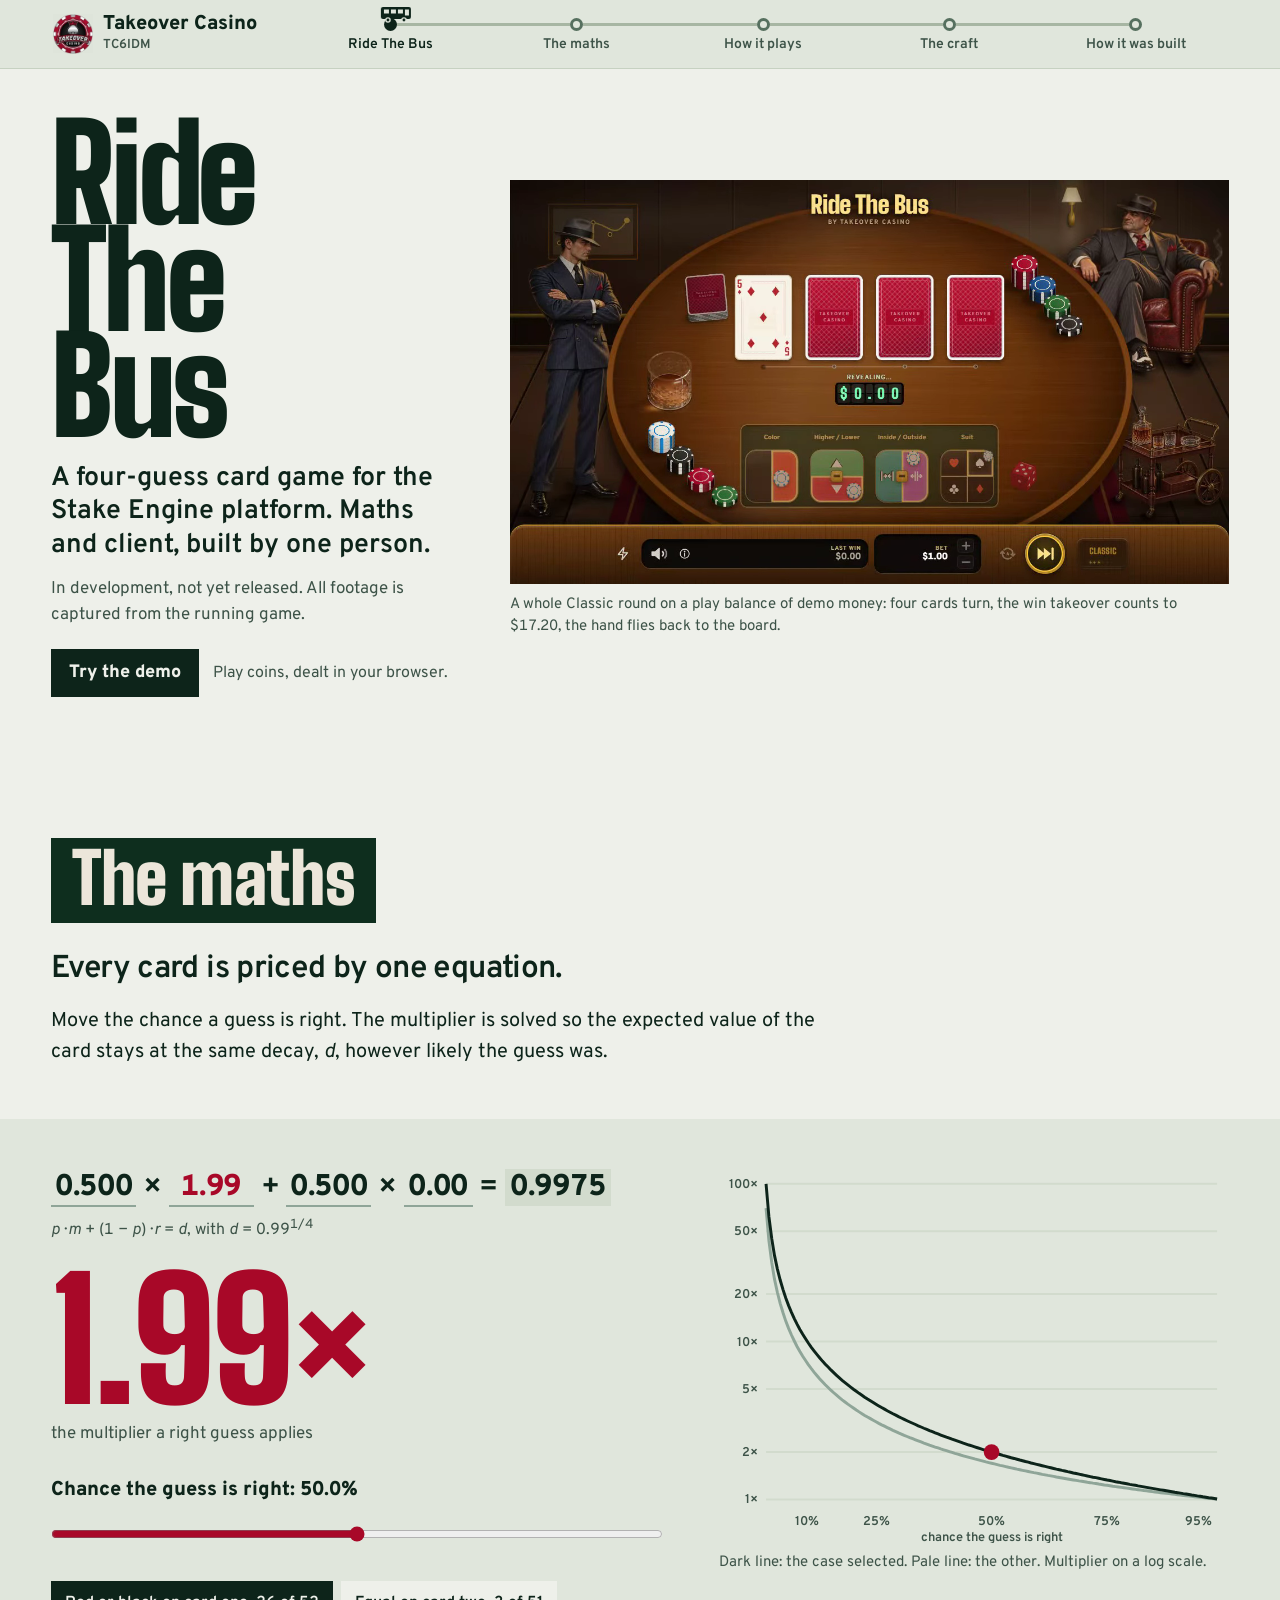
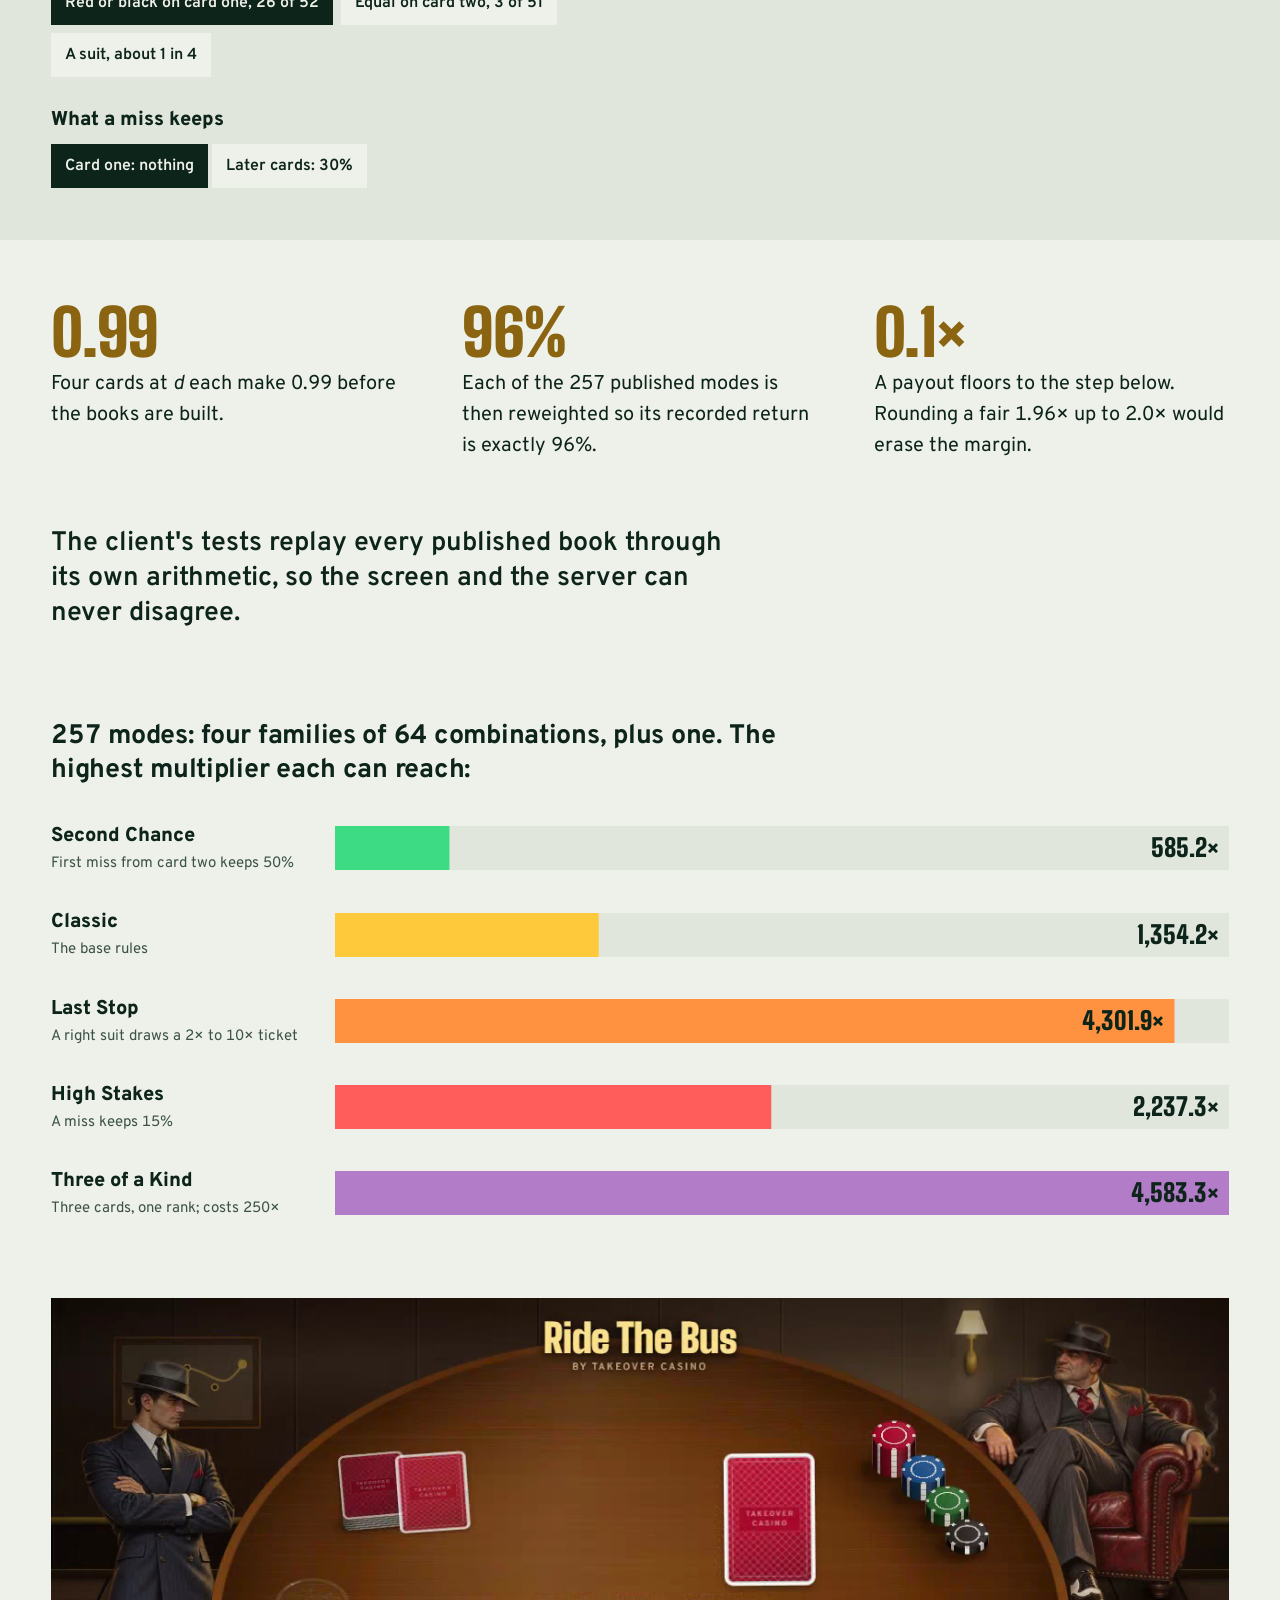
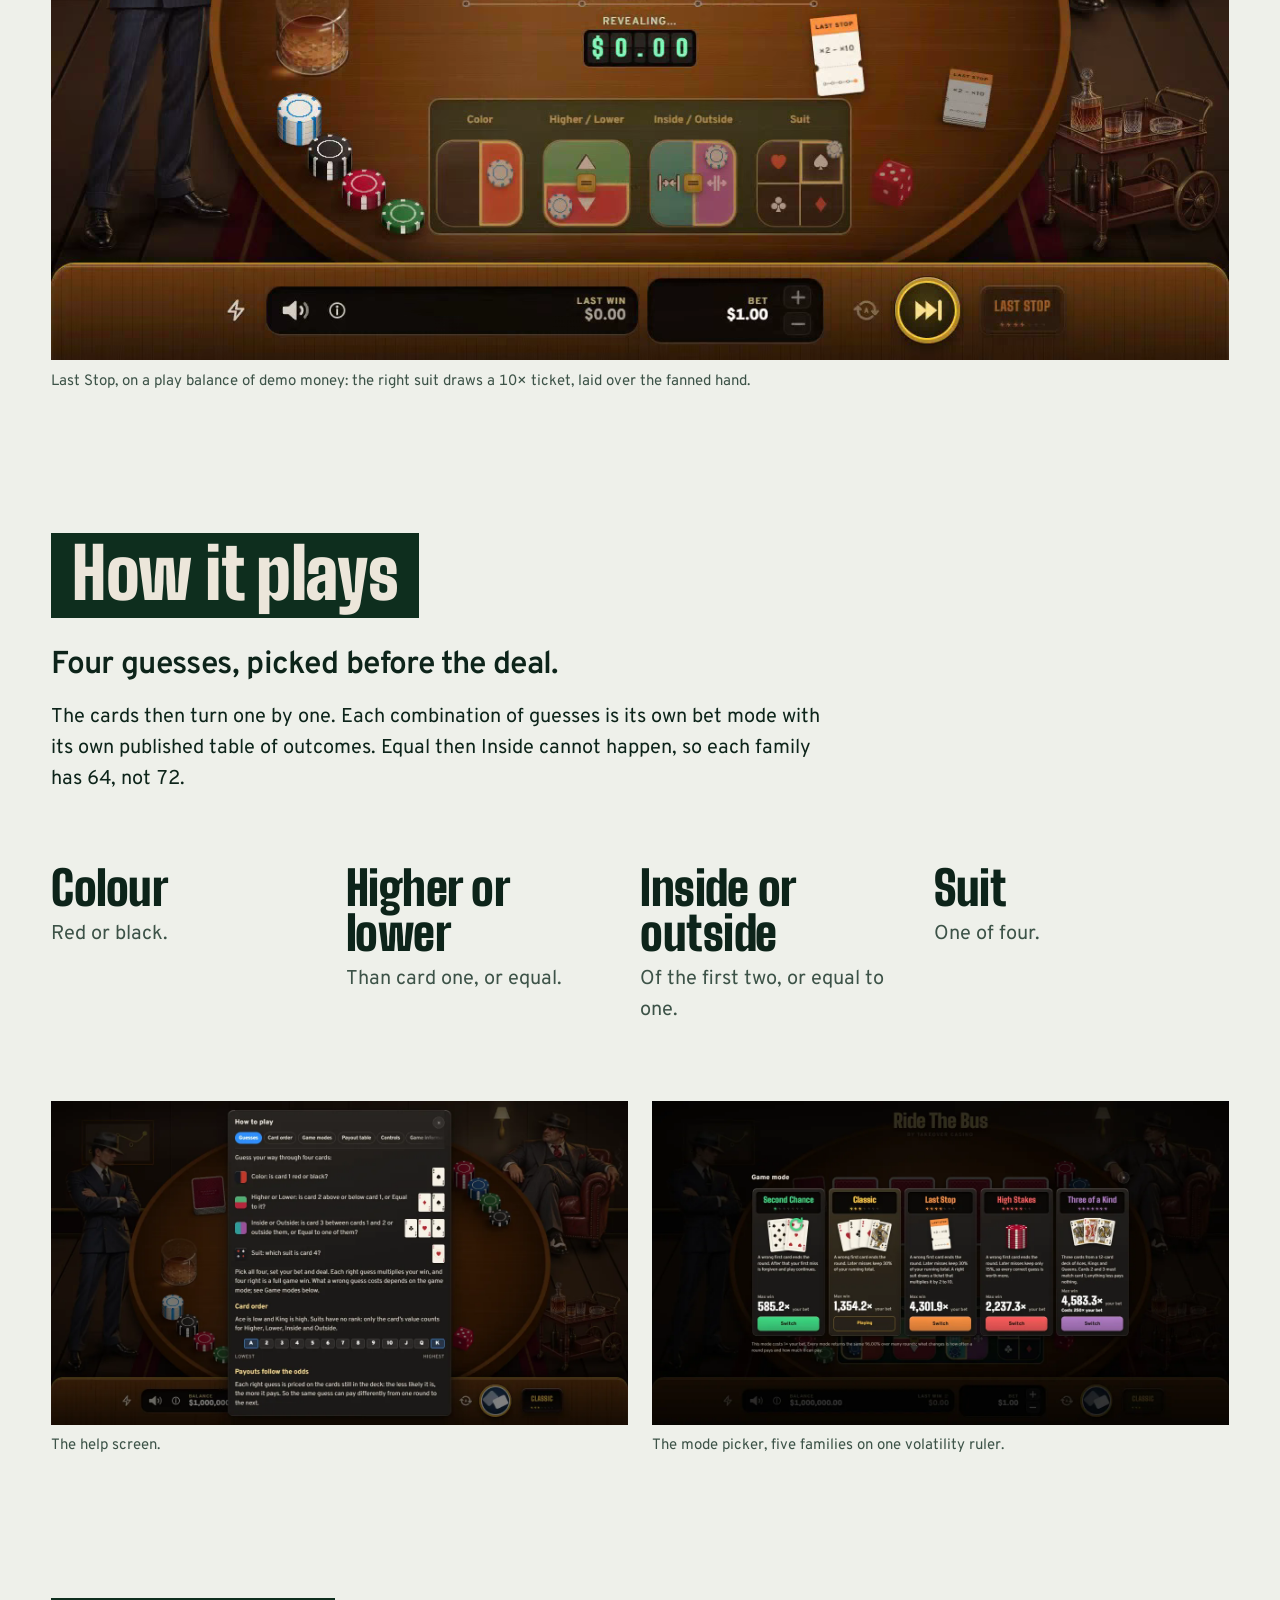
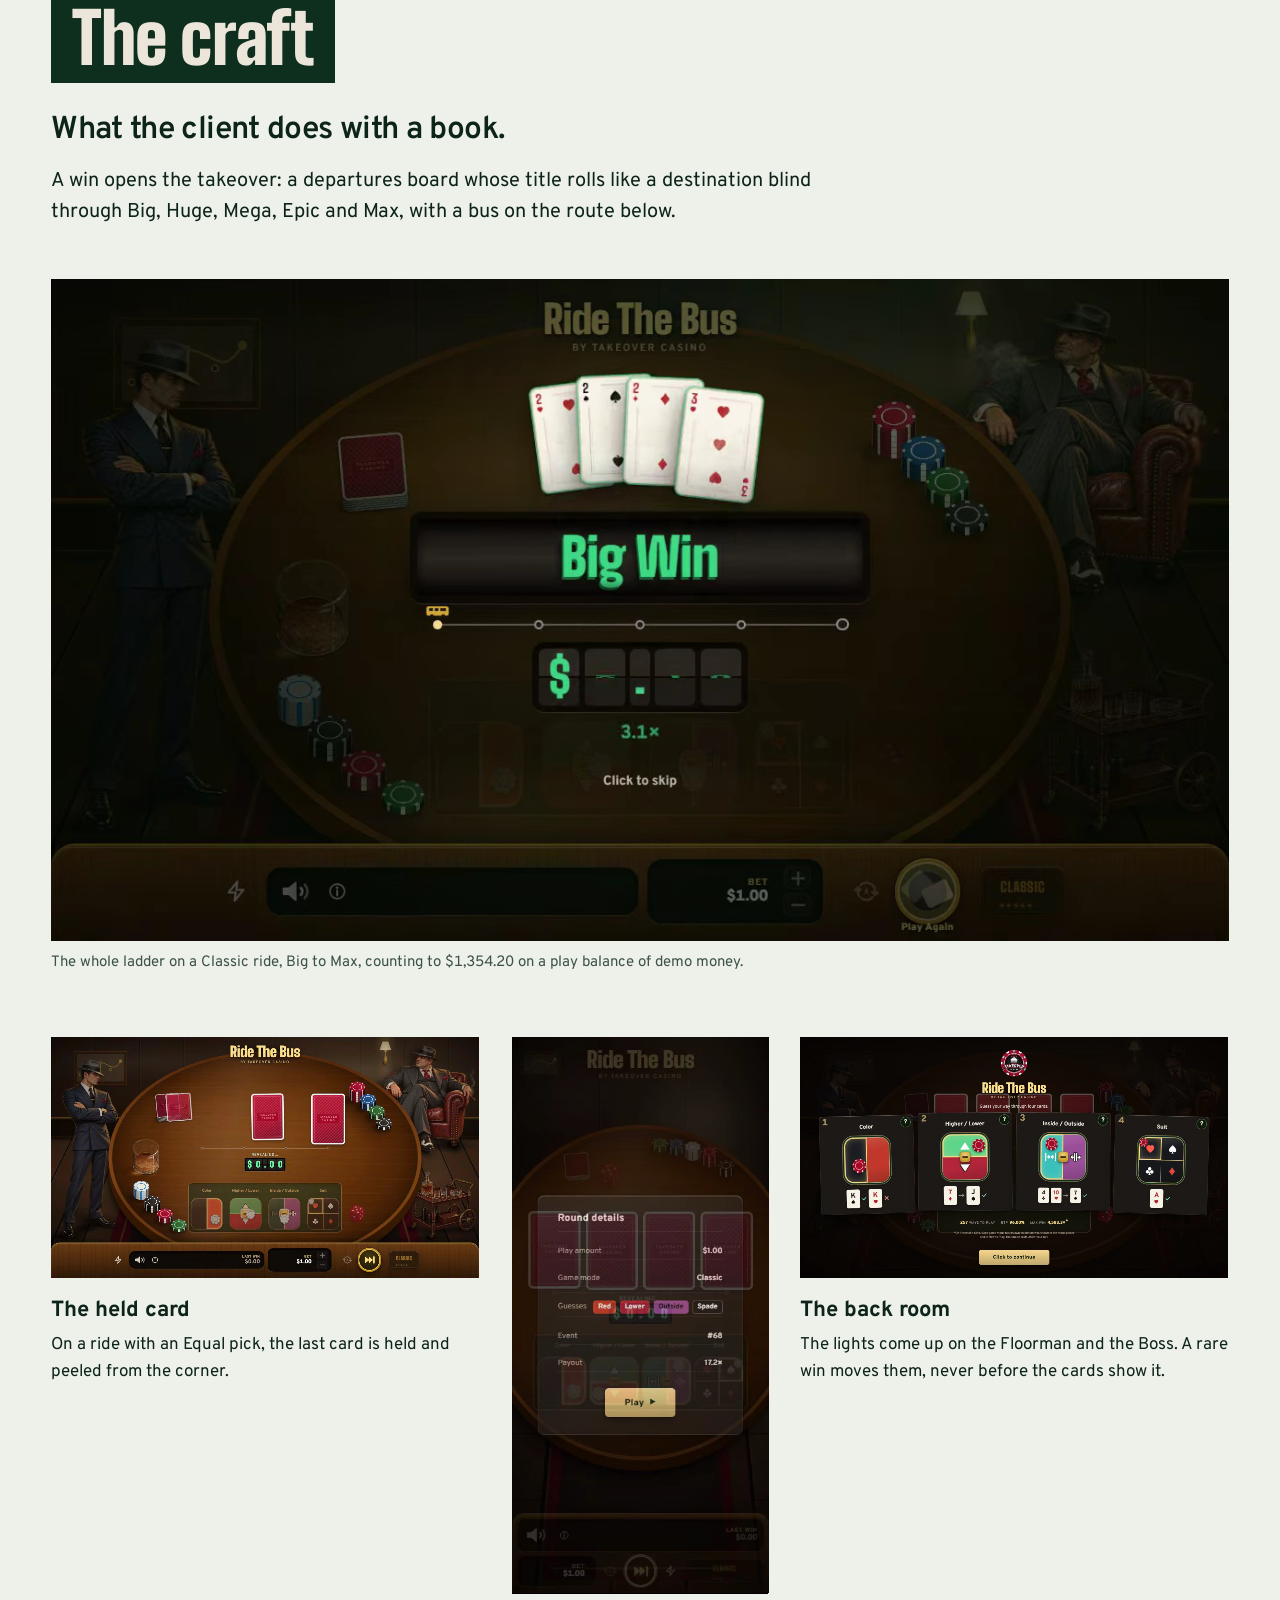
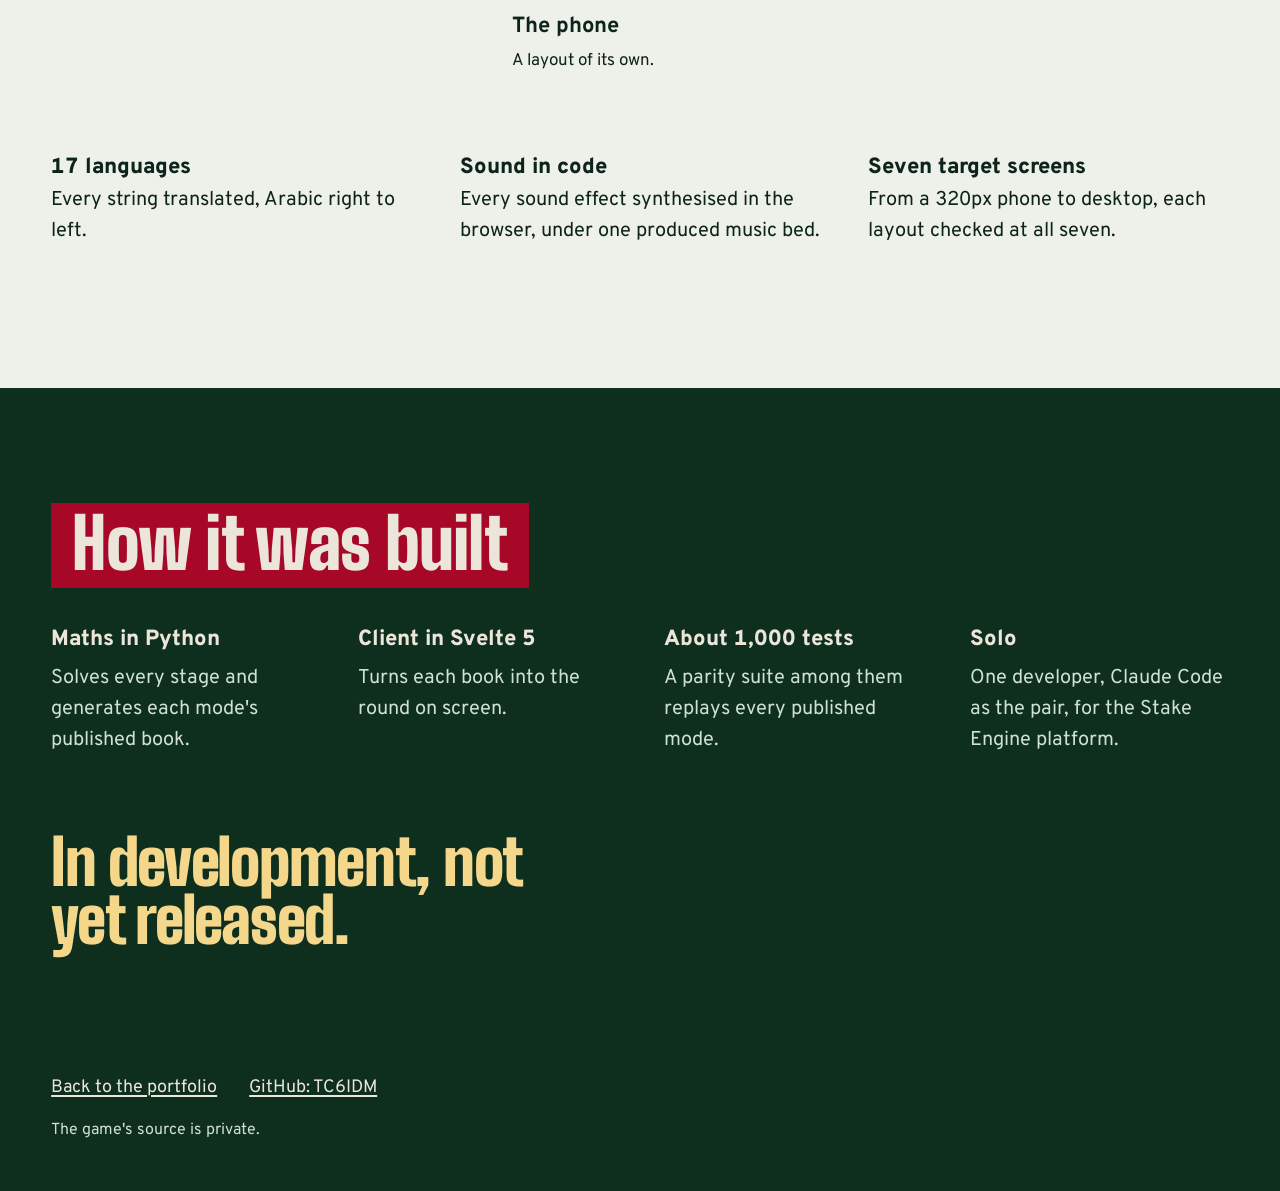
<file: ride-the-bus/index.html>
<!doctype html>
<html lang="en">
<head>
<meta charset="utf-8">
<meta name="viewport" content="width=device-width, initial-scale=1">
<title>Ride The Bus | TC6IDM</title>
<meta name="description" content="Ride The Bus: a four-guess card game for the Stake Engine platform, maths and client built solo by TC6IDM. In development.">
<link rel="icon" href="data:image/svg+xml,%3Csvg xmlns='http://www.w3.org/2000/svg' viewBox='0 0 32 32'%3E%3Crect width='32' height='32' rx='7' fill='%230e2e1e'/%3E%3Crect x='4' y='9' width='24' height='13' rx='2.5' fill='%23f5d78c'/%3E%3Crect x='7' y='12' width='4.5' height='4' fill='%230e2e1e'/%3E%3Crect x='13.5' y='12' width='4.5' height='4' fill='%230e2e1e'/%3E%3Crect x='20' y='12' width='5' height='7' fill='%230e2e1e'/%3E%3Ccircle cx='10' cy='23' r='3' fill='%230e2e1e' stroke='%23f5d78c' stroke-width='1.6'/%3E%3Ccircle cx='22' cy='23' r='3' fill='%230e2e1e' stroke='%23f5d78c' stroke-width='1.6'/%3E%3C/svg%3E">
<meta name="color-scheme" content="light dark">
<meta name="theme-color" content="#e0e6dc" media="(prefers-color-scheme: light)">
<meta name="theme-color" content="#06140d" media="(prefers-color-scheme: dark)">
<link rel="preconnect" href="https://fonts.googleapis.com">
<link rel="preconnect" href="https://fonts.gstatic.com" crossorigin>
<link href="https://fonts.googleapis.com/css2?family=Big+Shoulders+Display:wght@800;900&family=Overpass:wght@400;600;800&display=swap" rel="stylesheet">
<style>
:root{
  --ground:#eef0ea; --step:#e0e6dc; --step-2:#d2dbcd; --ink:#0d241a; --ink-2:#3d5348;
  --accent:#8a6410; --hot:#a80828; --field:#0e2e1e; --field-ink:#ece6da; --field-2:#cfe0d4;
  --curve:#0d241a; --curve-2:#8fa598;
  /* the route bar and the destination blinds, in the felt's palette */
  --bar:#e0e6dc; --bar-edge:#c6d1c1; --rail:#a7b6a3; --ring:#56705f; --dot-on:#0d241a;
  --bus:#0d241a; --bus-win:#e0e6dc; --sign:#0e2e1e; --sign-ink:#ece6da; --terminus:#a80828;
  --m:clamp(16px,4vw,56px); --max:1360px; --bar-h:68px; --rail-y:24px;
  --display:'Big Shoulders Display','Overpass',sans-serif; --body:'Overpass',system-ui,sans-serif;
  --roll:cubic-bezier(.2,.9,.25,1.12); --ease:cubic-bezier(.2,.7,.2,1);
}
@media (prefers-color-scheme:dark){:root{
  --ground:#0b2016; --step:#0f2c1e; --step-2:#153a28; --ink:#ece6da; --ink-2:#b9c7bc;
  --accent:#f5d78c; --hot:#ff8a9c; --field:#06140d; --field-ink:#ece6da; --field-2:#b9c7bc;
  --curve:#f5d78c; --curve-2:#4f6f5d;
  --bar:#06140d; --bar-edge:#153a28; --rail:#2d4c3b; --ring:#86a08f; --dot-on:#f5d78c;
  --bus:#f5d78c; --bus-win:#06140d; --sign:#06140d; --sign-ink:#f5d78c;
}}
*{box-sizing:border-box}
html{-webkit-text-size-adjust:100%;scroll-padding-top:calc(var(--bar-h) + 12px)}
@media (prefers-reduced-motion:no-preference){html{scroll-behavior:smooth}}
body{margin:0;background:var(--ground);color:var(--ink);font:400 clamp(17px,.9vw + 12px,20px)/1.55 var(--body);font-variant-numeric:tabular-nums}
img,video{display:block;max-width:100%;height:auto}
a{color:inherit;text-decoration-thickness:2px;text-underline-offset:3px}
a:hover{color:var(--accent)}
:focus-visible{outline:3px solid var(--accent);outline-offset:3px}
.wrap{max-width:var(--max);margin:0 auto;padding:0 var(--m)}
.skip{position:absolute;left:-9999px}.skip:focus{left:16px;top:8px;background:var(--ink);color:var(--ground);padding:10px 14px;z-index:9}

/* the route: five stops and a bus that rides them with the scroll */
.route{position:sticky;top:0;z-index:6;background:var(--bar);border-bottom:1px solid var(--bar-edge)}
.route .wrap{display:flex;align-items:stretch;gap:clamp(10px,3vw,40px);height:var(--bar-h)}
.route .home{display:flex;align-items:center;gap:10px;white-space:nowrap;padding:0 2px}
.route .home img{width:40px;height:40px;flex:none}
.route .home span{display:grid;line-height:1.15}
.route .home b{font-weight:800}
.route .home a{font-size:13px;font-weight:600;color:var(--ink-2);text-decoration:none;padding:2px 0}
.route .home a:hover{color:var(--ink)}
@media (max-width:700px){.route .home b{display:none}}
.line{position:relative;flex:1;min-width:0}
.line ol{position:relative;list-style:none;margin:0;padding:0;display:grid;grid-template-columns:repeat(5,minmax(0,1fr));height:100%}
.line ol::before{content:"";position:absolute;left:10%;right:10%;top:calc(var(--rail-y) - 1px);height:3px;background:var(--rail)}
.line a{position:relative;display:flex;justify-content:center;height:100%;padding-top:calc(var(--rail-y) + 13px);text-decoration:none;font-size:14px;font-weight:600;line-height:1.2;color:var(--ink-2);white-space:nowrap}
.line a::before{content:"";position:absolute;left:50%;top:calc(var(--rail-y) - 6px);width:13px;height:13px;margin-left:-6.5px;border-radius:50%;background:var(--bar);box-shadow:inset 0 0 0 3px var(--ring)}
.line a:hover{color:var(--ink)}
.line a[aria-current]{color:var(--ink)}
.line a[aria-current]::before,.line a.passed::before{background:var(--dot-on);box-shadow:none}
.line a:focus-visible{outline-offset:-3px}
.line .short{display:none}
.bus{position:absolute;left:0;top:calc(var(--rail-y) - 17px);width:30px;height:16px;transform:translateX(var(--x,-100px));will-change:transform;pointer-events:none}
.bus .b{fill:var(--bus)}.bus .w{fill:var(--bus-win)}
@media (max-width:900px){.line .full{display:none}.line .short{display:block}.line a{font-size:13px}}


/* destination blinds: each section's sign */
.sign{display:inline-block;background:var(--sign);color:var(--sign-ink);padding:.1em .3em .16em;overflow:hidden;max-width:100%}
.sign>span{display:block}
.js .sign>span{transform:translateY(105%);transition:transform .62s var(--roll)}
.js .in .sign>span,.js .sign.in>span{transform:none}
.sign.terminus{background:var(--terminus);color:#ece6da}
h2{margin:0 0 22px;font:900 clamp(40px,4.4vw + 14px,92px)/.95 var(--display);letter-spacing:-.01em}
.stand{margin:0 0 18px;font:600 clamp(23px,1.3vw + 15px,36px)/1.15 var(--body);letter-spacing:-.02em;max-width:26ch;text-wrap:balance}
.lede{margin:0;max-width:60ch}

/* hero */
.hero{display:grid;gap:28px 48px;padding-top:clamp(28px,4vw,64px);align-items:end}
.hero h1{font:900 clamp(60px,17vw,96px)/.86 var(--display);letter-spacing:-.03em;margin:0}
.hero p.what{margin:22px 0 0;font-size:clamp(21px,1vw + 14px,28px);line-height:1.25;font-weight:600;max-width:24ch}
.hero p.try{margin:20px 0 0;font-size:18px}.hero p.try a{display:inline-block;font-weight:800;padding:10px 18px;background:var(--ink);color:var(--ground);text-decoration:none}.hero p.try span{display:inline-block;margin-left:10px;color:var(--ink-2);font-size:16px}
.hero p.state{margin:14px 0 0;color:var(--ink-2);font-size:17px;max-width:34ch}
.hero figure{margin:0}
@media (min-width:1000px){
  .hero{grid-template-columns:4fr 7fr;align-items:center}
  .hero h1{font-size:clamp(96px,10.4vw,176px);line-height:.8}
  .hero h1 span{display:block}
}
.hero video{width:100%;aspect-ratio:16/9;object-fit:cover;background:#000}
figcaption{font-size:15px;line-height:1.45;color:var(--ink-2);padding-top:10px;max-width:72ch}

section{padding-top:clamp(96px,11vw,184px)}

/* the solver: every live number sits in a box of fixed width, so dragging moves nothing */
.solver{margin-top:clamp(28px,4vw,56px);background:var(--step);padding:clamp(24px,4vw,64px) var(--m);margin-left:calc(var(--m) * -1);margin-right:calc(var(--m) * -1)}
.solver-grid{display:grid;gap:32px 56px}
@media (min-width:1000px){.solver-grid{grid-template-columns:6fr 5fr;align-items:start}}
.solver-main{min-width:0}
.eqbox{container-type:inline-size}
.eq{margin:0;font:600 26px/1.3 var(--body);letter-spacing:-.01em;white-space:nowrap;font-variant-numeric:tabular-nums}
.eq .t{display:block}
.eq .op{display:inline-block;width:1.05em}
.eq output{display:inline-block;text-align:center;font-weight:800;border-bottom:2px solid var(--curve-2);line-height:1.1}
.eq .w5{width:2.85em}.eq .w4{width:2.3em}
.eq .mm{color:var(--hot)}
.eq .d{background:var(--step-2);padding:0 .18em;font-weight:800}
@container (min-width:600px){
  .eq{font-size:min(40px,4.9cqi);line-height:1.2}
  .eq .t{display:inline}
  .eq .op{width:auto}
  .eq .t:first-child .op{display:none}
}
.formula{margin:8px 0 0;font-size:16px;color:var(--ink-2)}
.big{margin:22px 0 4px}
.big output{display:block;height:.9em;font:900 clamp(92px,13vw,200px)/.9 var(--display);letter-spacing:-.02em;color:var(--hot);white-space:nowrap}
.big span{display:block;margin-top:6px;font-size:17px;color:var(--ink-2)}
.ctl{margin-top:28px}
.ctl label{display:block;font-weight:800;margin-bottom:6px;white-space:nowrap}
.ctl label output{display:inline-block;width:3.6em;text-align:left}
input[type=range]{width:100%;height:44px;accent-color:var(--hot);margin:0;cursor:pointer}
.chips{display:flex;flex-wrap:wrap;gap:8px;margin-top:14px}
.chips button,.seg button{font:600 16px/1.2 var(--body);color:var(--ink);background:var(--ground);border:0;padding:12px 14px;min-height:44px;cursor:pointer;text-align:left}
.chips button:hover,.seg button:hover{background:var(--step-2)}
.chips button[aria-pressed=true],.seg button[aria-pressed=true]{background:var(--ink);color:var(--ground)}
.chips button:active,.seg button:active{transform:translateY(1px)}
.seg{display:inline-flex;flex-wrap:wrap;gap:4px;margin-top:6px}
.ctl .lbl{display:block;font-weight:800;margin-bottom:2px}
.plot svg{width:100%;height:auto;display:block}
.plot .ax{fill:var(--ink-2);font:600 13px var(--body)}
.plot .grid{stroke:var(--step-2);stroke-width:2}
.plot .c1{stroke:var(--curve);stroke-width:3;fill:none}
.plot .c2{stroke:var(--curve-2);stroke-width:3;fill:none}
.plot .dot{fill:var(--hot)}
.plot p{font-size:15px;color:var(--ink-2);margin:8px 0 0}
.after{display:grid;gap:24px 56px;margin-top:clamp(40px,5vw,64px)}
@media (min-width:900px){.after{grid-template-columns:repeat(3,1fr)}}
.after b{display:block;font:900 clamp(52px,5vw,88px)/.9 var(--display);letter-spacing:-.02em;color:var(--accent);margin-bottom:8px}
.after p{margin:0}
.parity{margin:clamp(40px,5vw,64px) 0 0;font:600 clamp(21px,1vw + 14px,28px)/1.3 var(--body);max-width:40ch}

/* families: a ladder of ceilings */
.fams{margin-top:clamp(56px,7vw,104px)}
.fams h3{font-size:clamp(22px,1vw + 14px,28px);line-height:1.25;margin:0 0 20px;letter-spacing:-.01em;max-width:44ch}
.fams ol{list-style:none;margin:0;padding:0;display:grid;gap:4px}
.fams li{display:grid;grid-template-columns:minmax(150px,13em) 1fr;gap:6px 24px;align-items:center;padding:14px 0}
.fams .nm{font-weight:800}
.fams .nm small{display:block;font-weight:400;font-size:15px;color:var(--ink-2)}
.fams .bar{position:relative;height:44px;background:var(--step)}
.fams .bar i{position:absolute;left:0;top:0;bottom:0;width:100%;background:var(--c);transform-origin:left;transform:scaleX(var(--w))}
.js .fams .bar i{transform:scaleX(0);transition:transform .9s var(--ease) var(--d,0ms)}
.js .fams.in .bar i{transform:scaleX(var(--w))}
.fams .bar span{position:absolute;right:10px;top:50%;transform:translateY(-50%);font:900 clamp(20px,1vw + 12px,28px)/1 var(--display);color:var(--lab,var(--ink))}
.fams li[style*="--lab"] .bar span{right:calc((1 - var(--w)) * 100% + 10px)}
.js .fams li[style*="--lab"] .bar span{opacity:0;transition:opacity .25s linear}
.js .fams.in li[style*="--lab"] .bar span{opacity:1;transition-delay:1s}
@media (max-width:640px){.fams li{grid-template-columns:1fr}}
.ls{margin:clamp(40px,5vw,64px) 0 0}
.ls video{width:100%;aspect-ratio:16/9;object-fit:cover;background:#000}

/* how it plays */
.guess{display:grid;gap:0;margin:clamp(32px,4vw,56px) 0 0;padding:0;list-style:none}
@media (min-width:900px){.guess{grid-template-columns:repeat(4,1fr)}}
.guess li{padding:20px 20px 24px 0}
.guess b{display:block;font:900 clamp(34px,2.6vw + 14px,64px)/.95 var(--display);letter-spacing:-.01em}
.guess span{display:block;margin-top:8px;color:var(--ink-2);max-width:24ch}
.plays-media{display:grid;gap:24px;margin-top:clamp(32px,4vw,56px)}
@media (min-width:900px){.plays-media{grid-template-columns:1fr 1fr}}
.plays-media figure{margin:0}

/* craft */
.wide{margin:clamp(32px,4vw,56px) 0 0}
.wide video,.trio video{width:100%;background:#000}
.trio{display:grid;gap:32px 32px;margin-top:clamp(40px,5vw,72px)}
@media (min-width:900px){.trio{grid-template-columns:5fr 3fr 5fr;align-items:start}}
.trio figure{margin:0}
.trio .phone video{aspect-ratio:390/844;max-height:72vh;width:auto;margin:0 auto}
.trio h3{font-size:22px;margin:16px 0 4px}
.trio p{margin:0;font-size:17px}
.list3{display:grid;grid-template-columns:repeat(auto-fit,minmax(min(100%,280px),1fr));gap:28px 48px;margin:clamp(48px,6vw,88px) 0 0;padding:0;list-style:none}
.list3 b{display:block;font-size:22px;font-weight:800}

/* built: the terminus */
.built{margin-top:clamp(96px,11vw,184px);background:var(--field);color:var(--field-ink);padding:clamp(72px,9vw,150px) 0}
.built .stand{color:var(--field-ink)}
.built dl{display:grid;grid-template-columns:repeat(auto-fit,minmax(min(100%,240px),1fr));gap:28px 48px;margin:28px 0 0}
.built dt{font-weight:800;font-size:22px}
.built dd{margin:6px 0 0;color:var(--field-2)}
.built .state{font:900 clamp(40px,4vw + 12px,88px)/.92 var(--display);letter-spacing:-.02em;margin:clamp(48px,6vw,88px) 0 0;color:#f5d78c;max-width:16ch}
.built :focus-visible,footer :focus-visible{outline-color:#f5d78c}
footer{background:var(--field);color:var(--field-ink);padding:0 0 48px}
footer nav{display:flex;flex-wrap:wrap;gap:12px 32px;font-size:18px}
footer a{color:var(--field-ink);display:inline-block;padding:10px 0}
footer a:hover{color:#f5d78c}
footer p{margin:6px 0 0;color:var(--field-2);font-size:16px}

.js [data-rise]{opacity:0;transform:translateY(24px);transition:opacity .5s var(--ease) var(--d,0ms),transform .5s var(--ease) var(--d,0ms)}
.js [data-rise].in{opacity:1;transform:none}
@media (prefers-reduced-motion:reduce){
  .js [data-rise],.js .sign>span,.js .fams .bar i{transition:none}
  .js [data-rise],.js .sign>span{opacity:1;transform:none}
  .js .fams .bar i{transform:scaleX(var(--w))}
  .js .fams li[style*="--lab"] .bar span{opacity:1;transition:none}
}
</style>
</head>
<body>
<a class="skip" href="#main">Skip to content</a>
<header class="route"><div class="wrap">
  <div class="home"><img src="media/takeover-chip.webp" width="40" height="40" alt=""><span><b>Takeover Casino</b><a href="../">TC6IDM</a></span></div>
  <nav class="line" aria-label="Stops on this page">
    <ol>
      <li><a href="#top"><span class="full">Ride The Bus</span><span class="short">Start</span></a></li>
      <li><a href="#maths"><span class="full">The maths</span><span class="short">Maths</span></a></li>
      <li><a href="#plays"><span class="full">How it plays</span><span class="short">Plays</span></a></li>
      <li><a href="#craft"><span class="full">The craft</span><span class="short">Craft</span></a></li>
      <li><a href="#built"><span class="full">How it was built</span><span class="short">Built</span></a></li>
    </ol>
    <svg class="bus" viewBox="0 0 30 16" aria-hidden="true" focusable="false"><rect class="b" x="0" y="0" width="30" height="12" rx="2"/><rect class="w" x="3" y="2.5" width="5" height="4"/><rect class="w" x="10" y="2.5" width="5" height="4"/><rect class="w" x="17" y="2.5" width="5" height="4"/><rect class="w" x="24" y="2.5" width="4" height="6"/><circle class="w" cx="7" cy="13" r="2.8"/><circle class="b" cx="7" cy="13" r="1.4"/><circle class="w" cx="23" cy="13" r="2.8"/><circle class="b" cx="23" cy="13" r="1.4"/></svg>
  </nav>
</div></header>

<main id="main">
<div class="wrap hero" id="top">
  <div>
    <h1><span>Ride</span> <span>The</span> <span>Bus</span></h1>
    <p class="what">A four-guess card game for the Stake Engine platform. Maths and client, built by one person.</p>
    <p class="state">In development, not yet released. All footage is captured from the running game.</p>
    <p class="try"><a href="demo/">Try the demo</a> <span>Play coins, dealt in your browser.</span></p>
  </div>
  <figure>
    <video data-auto muted playsinline loop preload="metadata" width="1280" height="720" poster="media/round-classic-hero-poster.webp" aria-describedby="cap-hero">
      <source src="media/round-classic.webm" type="video/webm"><source src="media/round-classic.mp4" type="video/mp4">
    </video>
    <figcaption id="cap-hero">A whole Classic round on a play balance of demo money: four cards turn, the win takeover counts to $17.20, the hand flies back to the board.</figcaption>
  </figure>
</div>

<section id="maths" aria-labelledby="h-maths"><div class="wrap">
  <h2 id="h-maths" data-sign><span class="sign"><span>The maths</span></span></h2>
  <p class="stand" data-rise>Every card is priced by one equation.</p>
  <p class="lede" data-rise>Move the chance a guess is right. The multiplier is solved so the expected value of the card stays at the same decay, <i>d</i>, however likely the guess was.</p>

  <div class="solver" id="solver">
    <div class="solver-grid">
      <div class="solver-main">
        <div class="eqbox">
          <p class="eq" id="eq"><span class="t"><span class="op" aria-hidden="true"></span><output class="w5" id="o-p">0.500</output> × <output class="w5 mm" id="o-m1">1.99</output></span> <span class="t"><span class="op">+</span> <output class="w5" id="o-q">0.500</output> × <output class="w4" id="o-r">0.00</output></span> <span class="t"><span class="op">=</span> <span class="d">0.9975</span></span></p>
        </div>
        <p class="formula"><i>p</i> · <i>m</i> + (1 − <i>p</i>) · <i>r</i> = <i>d</i>, with <i>d</i> = 0.99<sup>1/4</sup></p>
        <div class="big"><output id="o-m">1.99×</output><span>the multiplier a right guess applies</span></div>
        <div class="ctl">
          <label for="p">Chance the guess is right: <output id="o-pct">50.0%</output></label>
          <input id="p" type="range" min="0.01" max="0.99" step="0.001" value="0.5">
          <div class="chips" role="group" aria-label="Real guesses">
            <button type="button" data-p="0.5" data-card="1" aria-pressed="true">Red or black on card one, 26 of 52</button>
            <button type="button" data-p="0.0588235" data-card="2" aria-pressed="false">Equal on card two, 3 of 51</button>
            <button type="button" data-p="0.25" data-card="2" aria-pressed="false">A suit, about 1 in 4</button>
          </div>
        </div>
        <div class="ctl">
          <span class="lbl" id="lbl-r">What a miss keeps</span>
          <div class="seg" role="group" aria-labelledby="lbl-r">
            <button type="button" data-r="0" aria-pressed="true">Card one: nothing</button>
            <button type="button" data-r="0.3" aria-pressed="false">Later cards: 30%</button>
          </div>
        </div>
      </div>
      <div class="plot">
        <svg id="plot" viewBox="0 0 520 380" role="img" aria-labelledby="plot-t"><title id="plot-t">The solved multiplier against the chance of the guess, for a miss that keeps nothing and one that keeps 30%. The rarer the guess, the higher the multiplier.</title></svg>
        <p>Dark line: the case selected. Pale line: the other. Multiplier on a log scale.</p>
      </div>
    </div>
  </div>
  <noscript><p>With script off: a coin flip on card one is solved to 1.99×; a suit on a later card to 3.09×; an Equal at 3 in 51 to 12.16×.</p></noscript>

  <div class="after">
    <div data-rise><b>0.99</b><p>Four cards at <i>d</i> each make 0.99 before the books are built.</p></div>
    <div data-rise style="--d:70ms"><b>96%</b><p>Each of the 257 published modes is then reweighted so its recorded return is exactly 96%.</p></div>
    <div data-rise style="--d:140ms"><b>0.1×</b><p>A payout floors to the step below. Rounding a fair 1.96× up to 2.0× would erase the margin.</p></div>
  </div>
  <p class="parity" data-rise>The client's tests replay every published book through its own arithmetic, so the screen and the server can never disagree.</p>

  <div class="fams" id="fams">
    <h3>257 modes: four families of 64 combinations, plus one. The highest multiplier each can reach:</h3>
    <ol>
      <li style="--c:#3ddc84;--w:.128"><span class="nm">Second Chance<small>First miss from card two keeps 50%</small></span><span class="bar"><i style="--d:0ms"></i><span>585.2×</span></span></li>
      <li style="--c:#ffc93c;--w:.295"><span class="nm">Classic<small>The base rules</small></span><span class="bar"><i style="--d:80ms"></i><span>1,354.2×</span></span></li>
      <li style="--c:#ff9240;--w:.939;--lab:#0d241a"><span class="nm">Last Stop<small>A right suit draws a 2× to 10× ticket</small></span><span class="bar"><i style="--d:160ms"></i><span>4,301.9×</span></span></li>
      <li style="--c:#ff5c5c;--w:.488"><span class="nm">High Stakes<small>A miss keeps 15%</small></span><span class="bar"><i style="--d:240ms"></i><span>2,237.3×</span></span></li>
      <li style="--c:#b27cc8;--w:1;--lab:#0d241a"><span class="nm">Three of a Kind<small>Three cards, one rank; costs 250×</small></span><span class="bar"><i style="--d:320ms"></i><span>4,583.3×</span></span></li>
    </ol>
  </div>
  <figure class="ls" data-rise>
    <video data-auto muted playsinline loop preload="none" width="1280" height="720" poster="media/last-stop-ticket-poster.webp" aria-describedby="cap-ls">
      <source src="media/last-stop-ticket.webm" type="video/webm"><source src="media/last-stop-ticket.mp4" type="video/mp4">
    </video>
    <figcaption id="cap-ls">Last Stop, on a play balance of demo money: the right suit draws a 10× ticket, laid over the fanned hand.</figcaption>
  </figure>
</div></section>

<section id="plays" aria-labelledby="h-plays"><div class="wrap">
  <h2 id="h-plays" data-sign><span class="sign"><span>How it plays</span></span></h2>
  <p class="stand" data-rise>Four guesses, picked before the deal.</p>
  <p class="lede" data-rise>The cards then turn one by one. Each combination of guesses is its own bet mode with its own published table of outcomes. Equal then Inside cannot happen, so each family has 64, not 72.</p>
  <ol class="guess">
    <li data-rise><b>Colour</b><span>Red or black.</span></li>
    <li data-rise style="--d:70ms"><b>Higher or lower</b><span>Than card one, or equal.</span></li>
    <li data-rise style="--d:140ms"><b>Inside or outside</b><span>Of the first two, or equal to one.</span></li>
    <li data-rise style="--d:210ms"><b>Suit</b><span>One of four.</span></li>
  </ol>
  <div class="plays-media">
    <figure data-rise><img src="media/how-to-play.webp" width="1280" height="720" loading="lazy" alt="The game's help screen: the four guess squares with a short rule beside each."><figcaption>The help screen.</figcaption></figure>
    <figure data-rise style="--d:80ms"><img src="media/mode-picker.webp" width="1280" height="720" loading="lazy" alt="The mode picker: five game families, each with a seven-bolt volatility meter."><figcaption>The mode picker, five families on one volatility ruler.</figcaption></figure>
  </div>
</div></section>

<section id="craft" aria-labelledby="h-craft"><div class="wrap">
  <h2 id="h-craft" data-sign><span class="sign"><span>The craft</span></span></h2>
  <p class="stand" data-rise>What the client does with a book.</p>
  <p class="lede" data-rise>A win opens the takeover: a departures board whose title rolls like a destination blind through Big, Huge, Mega, Epic and Max, with a bus on the route below.</p>
  <figure class="wide" data-rise>
    <video data-auto muted playsinline loop preload="none" width="1280" height="720" poster="media/takeover-max-poster.webp" aria-describedby="cap-max" style="aspect-ratio:16/9;object-fit:cover">
      <source src="media/takeover-max.webm" type="video/webm"><source src="media/takeover-max.mp4" type="video/mp4">
    </video>
    <figcaption id="cap-max">The whole ladder on a Classic ride, Big to Max, counting to $1,354.20 on a play balance of demo money.</figcaption>
  </figure>
  <div class="trio">
    <figure data-rise>
      <video data-auto muted playsinline loop preload="none" width="1280" height="720" poster="media/hold-peel-poster.webp" aria-describedby="cap-peel" style="aspect-ratio:16/9;object-fit:cover">
        <source src="media/hold-peel.webm" type="video/webm"><source src="media/hold-peel.mp4" type="video/mp4">
      </video>
      <h3>The held card</h3><p id="cap-peel">On a ride with an Equal pick, the last card is held and peeled from the corner.</p>
    </figure>
    <figure class="phone" data-rise style="--d:70ms">
      <video data-auto muted playsinline loop preload="none" width="390" height="844" poster="media/phone-round-poster.webp" aria-describedby="cap-phone">
        <source src="media/phone-round.webm" type="video/webm"><source src="media/phone-round.mp4" type="video/mp4">
      </video>
      <h3>The phone</h3><p id="cap-phone">A layout of its own.</p>
    </figure>
    <figure data-rise style="--d:140ms">
      <video data-auto muted playsinline loop preload="none" width="1280" height="720" poster="media/room-lights-poster.webp" aria-describedby="cap-room" style="aspect-ratio:16/9;object-fit:cover">
        <source src="media/room-lights.webm" type="video/webm"><source src="media/room-lights.mp4" type="video/mp4">
      </video>
      <h3>The back room</h3><p id="cap-room">The lights come up on the Floorman and the Boss. A rare win moves them, never before the cards show it.</p>
    </figure>
  </div>
  <ul class="list3">
    <li data-rise><b>17 languages</b>Every string translated, Arabic right to left.</li>
    <li data-rise style="--d:70ms"><b>Sound in code</b>Every sound effect synthesised in the browser, under one produced music bed.</li>
    <li data-rise style="--d:140ms"><b>Seven target screens</b>From a 320px phone to desktop, each layout checked at all seven.</li>
  </ul>
</div></section>

<section id="built" class="built" aria-labelledby="h-built"><div class="wrap">
  <h2 id="h-built" data-sign><span class="sign terminus"><span>How it was built</span></span></h2>
  <dl>
    <div data-rise><dt>Maths in Python</dt><dd>Solves every stage and generates each mode's published book.</dd></div>
    <div data-rise style="--d:70ms"><dt>Client in Svelte 5</dt><dd>Turns each book into the round on screen.</dd></div>
    <div data-rise style="--d:140ms"><dt>About 1,000 tests</dt><dd>A parity suite among them replays every published mode.</dd></div>
    <div data-rise style="--d:210ms"><dt>Solo</dt><dd>One developer, Claude Code as the pair, for the Stake Engine platform.</dd></div>
  </dl>
  <p class="state" data-rise>In development, not yet released.</p>
</div></section>
</main>
<footer><div class="wrap">
  <nav aria-label="Elsewhere"><a href="../">Back to the portfolio</a><a href="https://github.com/TC6IDM">GitHub: TC6IDM</a></nav>
  <p>The game's source is private.</p>
</div></footer>

<script>
document.documentElement.classList.add('js');
(function(){
  var rm=matchMedia('(prefers-reduced-motion: reduce)');

  /* videos: muted loops that play only in view; paused with controls under reduced motion */
  var vids=[].slice.call(document.querySelectorAll('video[data-auto]'));
  function mode(){vids.forEach(function(v){if(rm.matches){v.controls=true;v.pause();}else v.controls=false;});}
  mode(); rm.addEventListener('change',mode);
  var vio=new IntersectionObserver(function(es){es.forEach(function(e){var v=e.target;if(rm.matches)return;
    if(e.isIntersecting){if(v.preload==='none')v.preload='auto';var p=v.play();if(p)p.catch(function(){});}else v.pause();});},{threshold:.35});
  vids.forEach(function(v){vio.observe(v);});

  /* entrances */
  var rio=new IntersectionObserver(function(es){es.forEach(function(e){if(e.isIntersecting){e.target.classList.add('in');rio.unobserve(e.target);}});},{rootMargin:'0px 0px -8% 0px'});
  document.querySelectorAll('[data-rise],[data-sign],#fams').forEach(function(el){rio.observe(el);});

  /* the route: where the bus is, and the current stop */
  var line=document.querySelector('.line'),bus=line.querySelector('.bus'),bar=document.querySelector('.route');
  var links=[].slice.call(line.querySelectorAll('a')),stops=links.map(function(a){return document.querySelector(a.getAttribute('href'));});
  var ticking=false;
  /* a stop's anchor is the scroll position its link lands on, capped at the end of the page */
  function place(){ticking=false;
    var max=document.documentElement.scrollHeight-innerHeight,h=bar.offsetHeight+12,y=scrollY+16,cur=0,t=0,last=stops.length-1;
    var at=stops.map(function(el,i){return i?Math.min(max,el.getBoundingClientRect().top+scrollY-h):0;});
    at.forEach(function(a,i){if(a<=y)cur=i;});
    if(scrollY>=max-2)cur=last;
    else if(cur<last&&!rm.matches&&at[cur+1]>at[cur])t=Math.min(1,Math.max(0,(y-at[cur])/(at[cur+1]-at[cur])));
    var col=line.clientWidth/stops.length,x=(cur+t+.5)*col-15;
    bus.style.setProperty('--x',x.toFixed(1)+'px');
    links.forEach(function(l,i){if(i===cur)l.setAttribute('aria-current','location');else l.removeAttribute('aria-current');l.classList.toggle('passed',i<cur);});
  }
  addEventListener('scroll',function(){if(!ticking){ticking=true;requestAnimationFrame(place);}},{passive:true});
  addEventListener('resize',place); rm.addEventListener('change',place);
  if(document.fonts&&document.fonts.ready)document.fonts.ready.then(place);
  place();

  /* the solver */
  var D=Math.pow(0.99,0.25), r=0, p=0.5;
  var $=function(id){return document.getElementById(id);};
  var slider=$('p'), svg=$('plot'), NS='http://www.w3.org/2000/svg';
  var W=520,H=380,L=48,R=12,T=14,B=44, PMIN=.01,PMAX=.99, YMIN=1, YMAX=100;
  function solve(pp,rr){return (D-(1-pp)*rr)/pp;}
  function X(pp){return L+(pp-PMIN)/(PMAX-PMIN)*(W-L-R);}
  function Y(m){return T+(1-Math.log(m/YMIN)/Math.log(YMAX/YMIN))*(H-T-B);}
  function el(n,a){var e=document.createElementNS(NS,n);for(var k in a)e.setAttribute(k,a[k]);return e;}
  function path(rr){var d='';for(var i=0;i<=160;i++){var pp=PMIN+(PMAX-PMIN)*i/160,m=Math.min(YMAX,solve(pp,rr));d+=(i?'L':'M')+X(pp).toFixed(1)+' '+Y(m).toFixed(1);}return d;}
  [1,2,5,10,20,50,100].forEach(function(m){svg.appendChild(el('line',{x1:L,x2:W-R,y1:Y(m),y2:Y(m),class:'grid'}));var t=el('text',{x:L-8,y:Y(m)+4,'text-anchor':'end',class:'ax'});t.textContent=m+'×';svg.appendChild(t);});
  [.1,.25,.5,.75,.95].forEach(function(pp){var t=el('text',{x:X(pp),y:H-18,'text-anchor':'middle',class:'ax'});t.textContent=Math.round(pp*100)+'%';svg.appendChild(t);});
  var tl=el('text',{x:(L+W-R)/2,y:H-2,'text-anchor':'middle',class:'ax'});tl.textContent='chance the guess is right';svg.appendChild(tl);
  var other=el('path',{class:'c2'}),cur=el('path',{class:'c1'}),dot=el('circle',{r:8,class:'dot'});
  svg.appendChild(other);svg.appendChild(cur);svg.appendChild(dot);
  function draw(){
    var m=solve(p,r);
    $('o-p').textContent=p.toFixed(3);$('o-q').textContent=(1-p).toFixed(3);$('o-r').textContent=r.toFixed(2);
    $('o-m1').textContent=m.toFixed(2);$('o-m').textContent=m.toFixed(2)+'×';$('o-pct').textContent=(p*100).toFixed(1)+'%';
    cur.setAttribute('d',path(r));other.setAttribute('d',path(r?0:.3));
    dot.setAttribute('cx',X(p));dot.setAttribute('cy',Y(Math.min(YMAX,m)));
    slider.setAttribute('aria-valuetext',(p*100).toFixed(1)+'%, multiplier '+m.toFixed(2));
  }
  function press(group,btn){group.forEach(function(b){b.setAttribute('aria-pressed',b===btn?'true':'false');});}
  var chips=[].slice.call(document.querySelectorAll('.chips button')),segs=[].slice.call(document.querySelectorAll('.seg button'));
  slider.addEventListener('input',function(){p=+slider.value;press(chips,null);draw();});
  chips.forEach(function(b){b.addEventListener('click',function(){p=+b.dataset.p;slider.value=p;r=b.dataset.card==='1'?0:.3;press(chips,b);press(segs,segs[r?1:0]);draw();});});
  segs.forEach(function(b){b.addEventListener('click',function(){r=+b.dataset.r;press(segs,b);press(chips,null);draw();});});
  draw();
})();
</script>
</body>
</html>
</file>
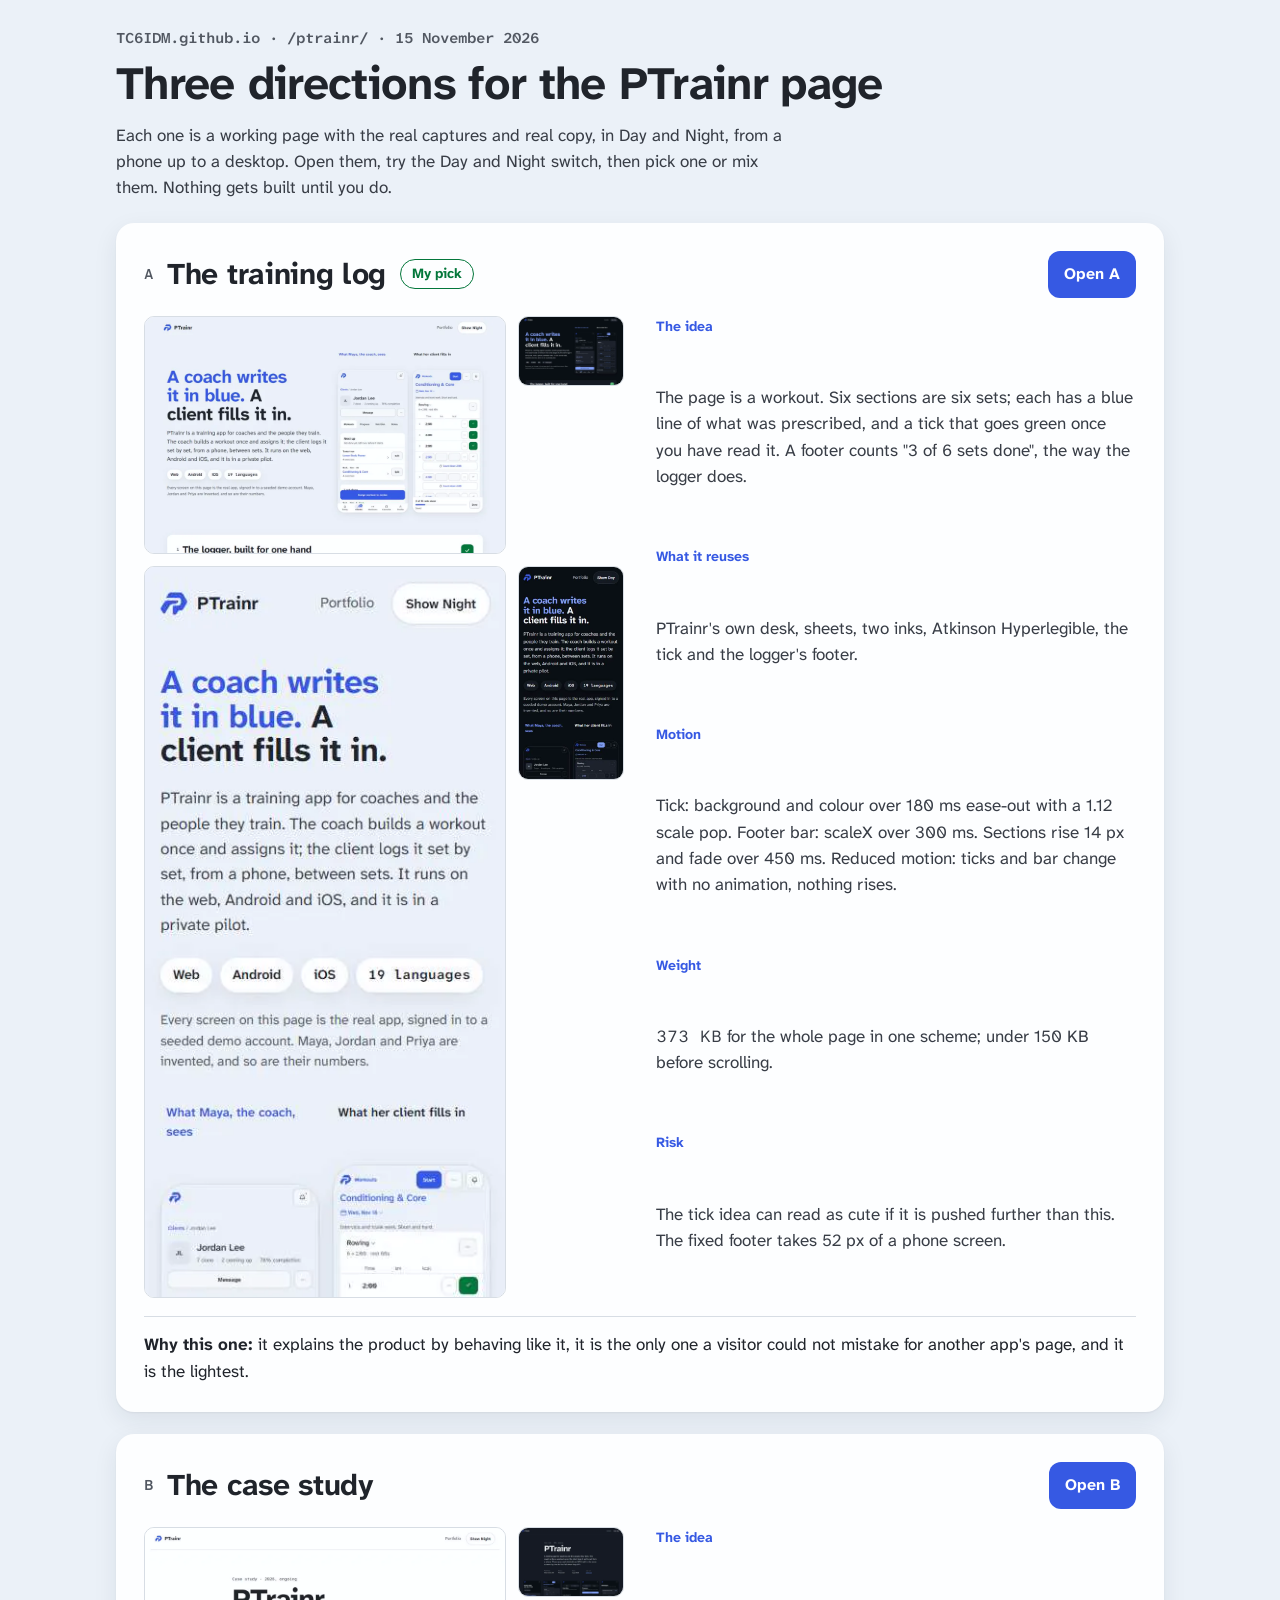
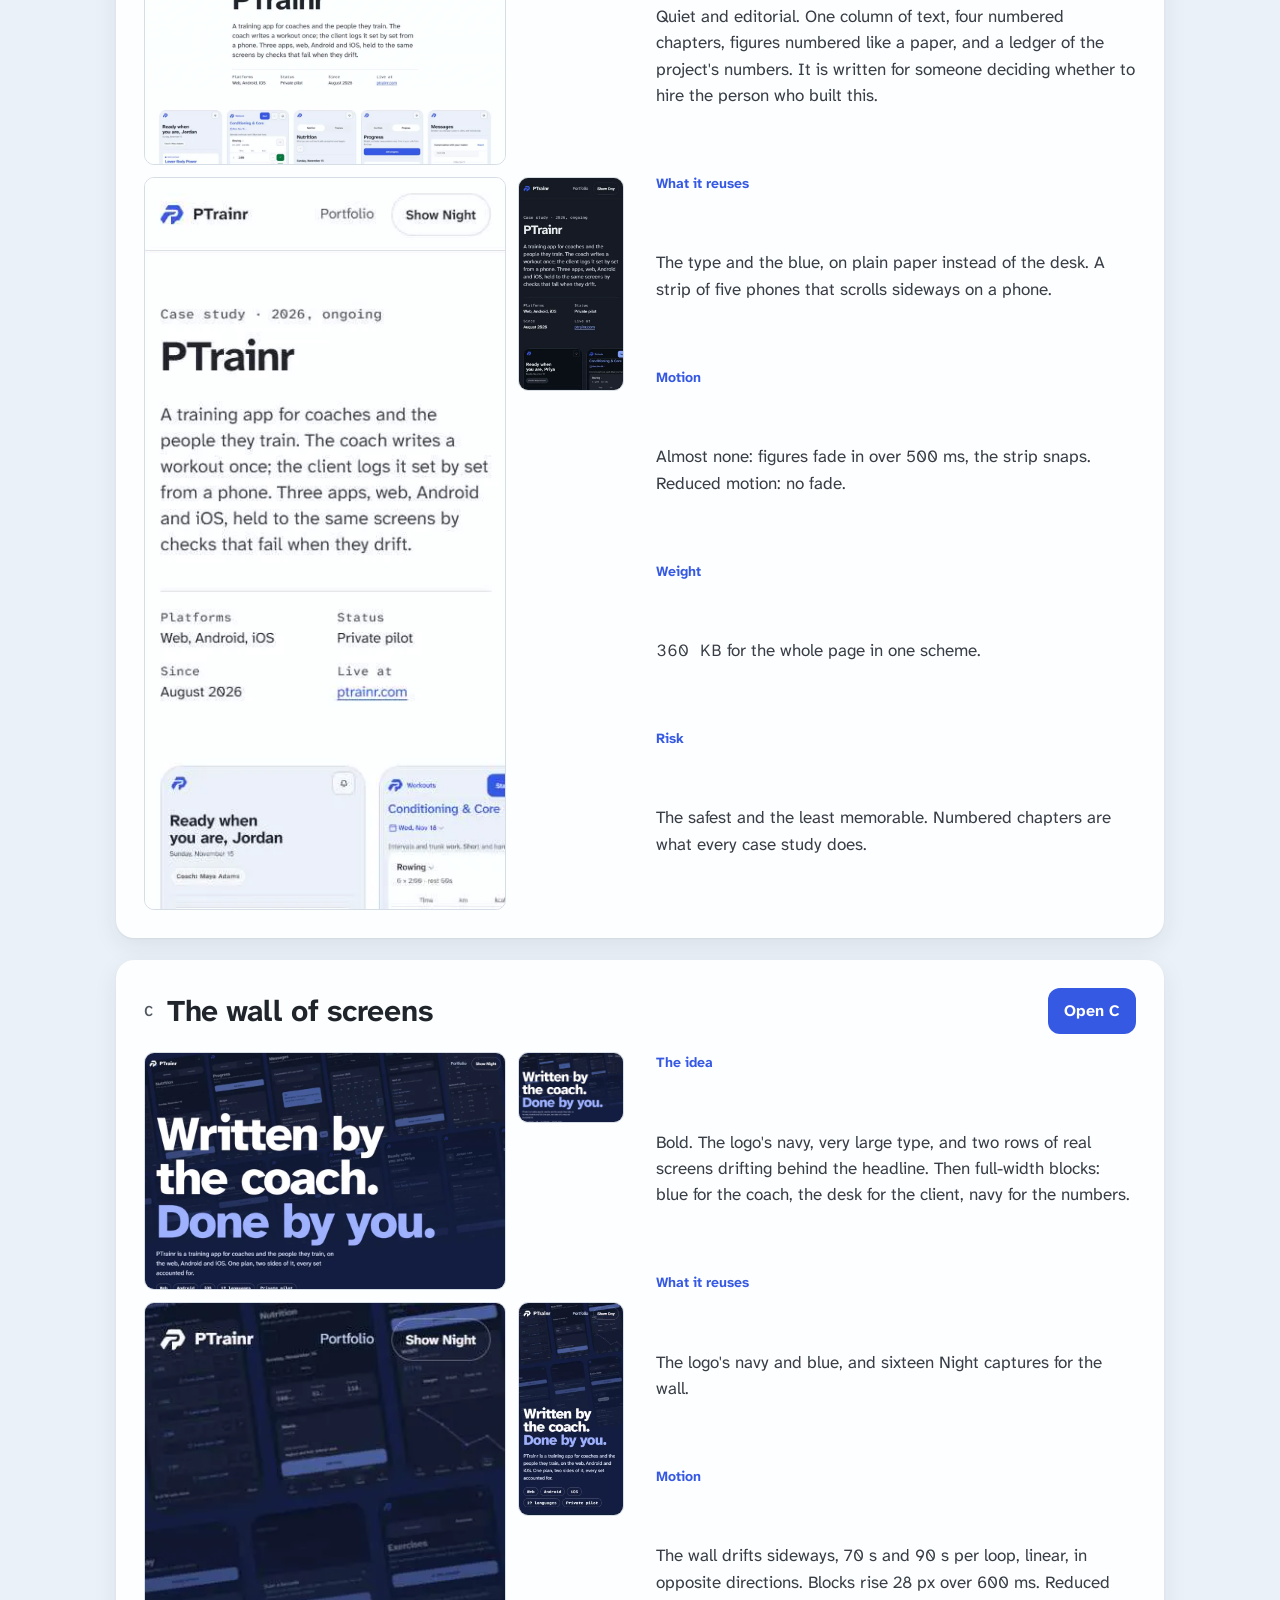
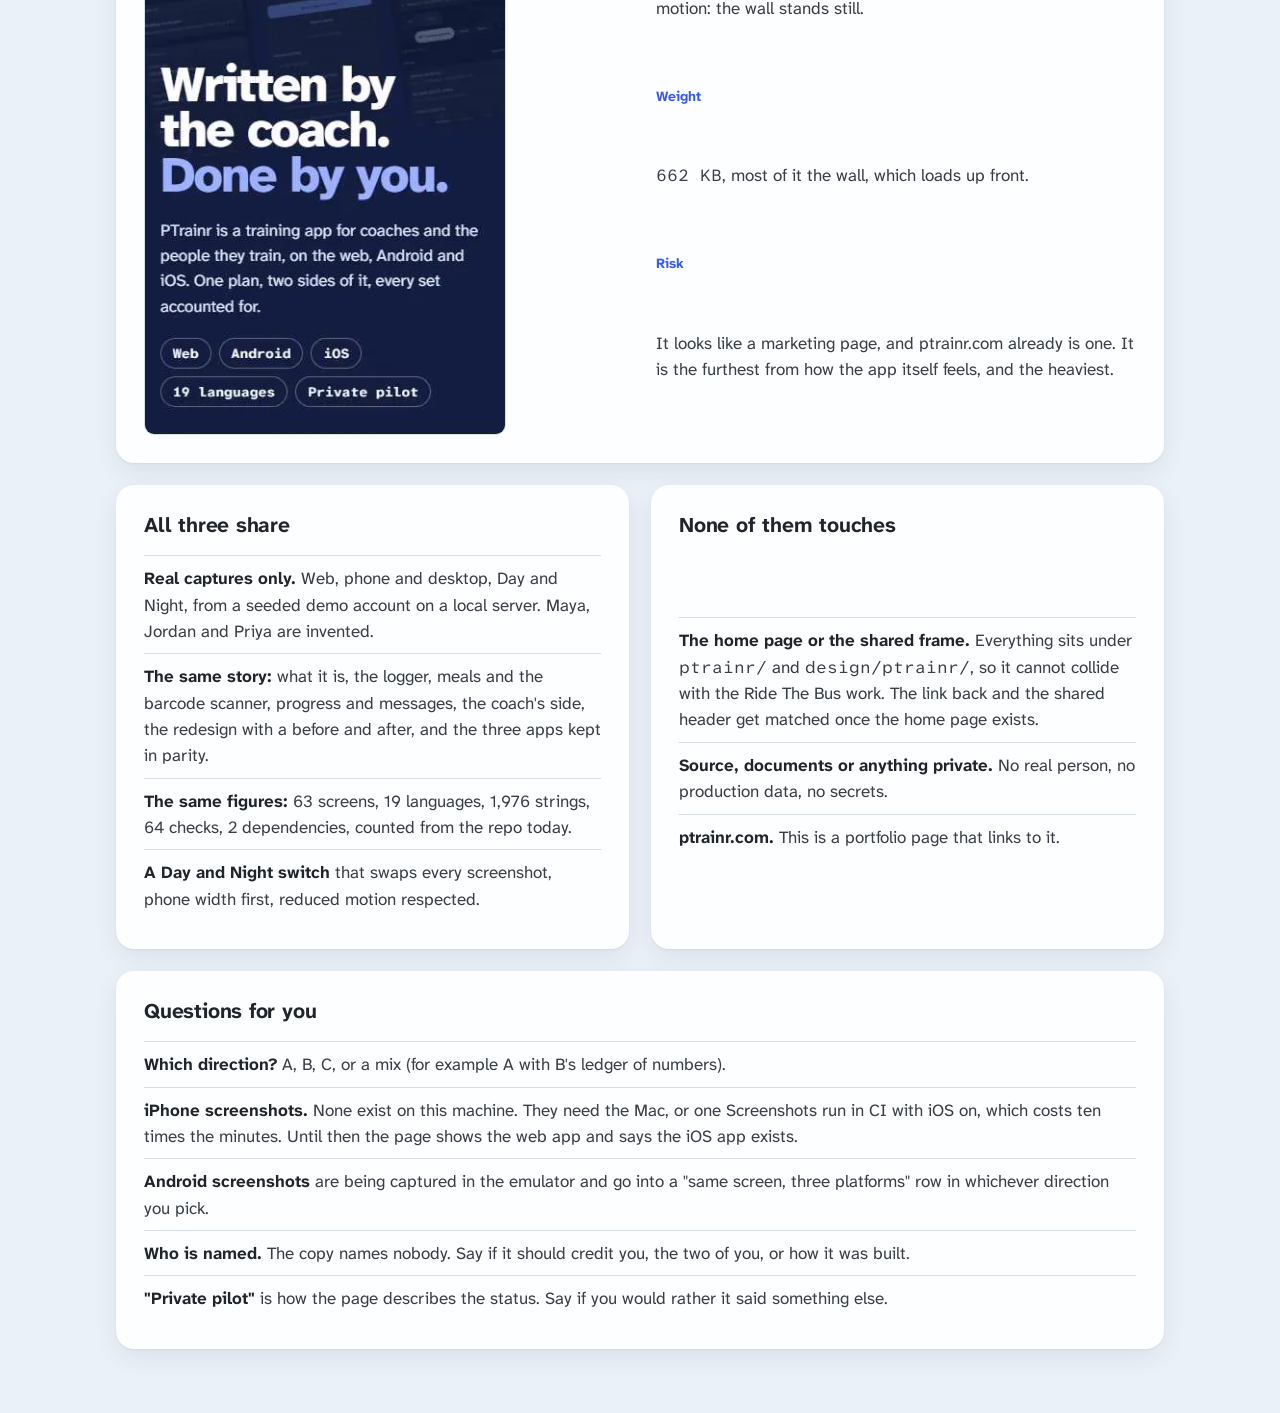
<file: design/ptrainr/index.html>
<!doctype html>
<html lang="en">
<head>
<meta charset="utf-8">
<meta name="viewport" content="width=device-width, initial-scale=1, viewport-fit=cover">
<meta name="claude:viewport-fit-sides" content="cover">
<title>PTrainr Page Directions</title>
<style>
/* Layout: one reading column on the app's desk; each direction is a sheet with its previews first, its notes beside. */
:root{
  --desk:oklch(95.6% 0.011 252);--paper:oklch(99.6% 0.002 250);--ink:oklch(26% 0.014 260);--ink-2:oklch(36% 0.016 260);
  --muted:oklch(46% 0.018 260);--rule:oklch(89.5% 0.012 252);--coach:oklch(52.6% 0.213 267.4);--on-coach:#fff;
  --pick:oklch(50% 0.13 152);--shadow:0 1px 2px oklch(26% 0.03 260 / .06),0 8px 24px oklch(26% 0.03 260 / .08);
  --sans:'Atkinson Hyperlegible Next','Atkinson Hyperlegible',system-ui,sans-serif;--mono:'Atkinson Hyperlegible Mono',ui-monospace,monospace;
}
@media (prefers-color-scheme:dark){:root:not([data-theme="light"]){
  --desk:oklch(16.5% 0.014 255);--paper:oklch(21.5% 0.016 255);--ink:oklch(95% 0.006 255);--ink-2:oklch(86% 0.01 255);
  --muted:oklch(75% 0.016 255);--rule:oklch(32% 0.018 255);--coach:oklch(72% 0.13 267.4);--on-coach:oklch(16% 0.045 267.4);
  --pick:oklch(76% 0.14 152);--shadow:0 1px 2px #0006,0 8px 24px #0005;color-scheme:dark}}
:root[data-theme="dark"]{
  --desk:oklch(16.5% 0.014 255);--paper:oklch(21.5% 0.016 255);--ink:oklch(95% 0.006 255);--ink-2:oklch(86% 0.01 255);
  --muted:oklch(75% 0.016 255);--rule:oklch(32% 0.018 255);--coach:oklch(72% 0.13 267.4);--on-coach:oklch(16% 0.045 267.4);
  --pick:oklch(76% 0.14 152);--shadow:0 1px 2px #0006,0 8px 24px #0005;color-scheme:dark}
@font-face{font-family:'Atkinson Hyperlegible Next';font-weight:200 800;font-display:swap;src:url("./../../ptrainr/fonts/atkinson-latin.woff2") format('woff2')}
@font-face{font-family:'Atkinson Hyperlegible Mono';font-weight:200 800;font-display:swap;src:url("./../../ptrainr/fonts/atkinson-mono-latin.woff2") format('woff2')}
*,*::before,*::after{box-sizing:border-box}
body{margin:0;background:var(--desk);color:var(--ink);font:400 17px/1.55 var(--sans)}
.wrap{max-width:1080px;margin:0 auto;padding-block:28px 64px;padding-left:max(16px,env(safe-area-inset-left,0px));padding-right:max(16px,env(safe-area-inset-right,0px));display:grid;gap:22px}
h1,h2,h3,p,ul,dl,dd,figure{margin:0;padding:0}
ul{list-style:none}
h1{font-size:clamp(30px,5vw,46px);line-height:1.08;letter-spacing:-.015em;text-wrap:balance}
.lede{color:var(--ink-2);max-width:40em}
.sheet{background:var(--paper);border-radius:18px;box-shadow:var(--shadow);padding:20px 18px;display:grid;gap:18px;min-width:0}
.sheet h2{font-size:clamp(22px,3vw,30px);line-height:1.15;letter-spacing:-.01em;text-wrap:balance}
.head{display:flex;flex-wrap:wrap;align-items:center;gap:10px 14px}
.letter{font:600 15px var(--mono);color:var(--muted)}
.pick{font-size:14px;font-weight:700;color:var(--pick);border:1.5px solid var(--pick);border-radius:999px;padding:3px 11px}
.open{margin-left:auto;font-weight:700;font-size:16px;background:var(--coach);color:var(--on-coach);text-decoration:none;border-radius:12px;padding:11px 16px;min-height:44px;display:inline-flex;align-items:center}
.open:focus-visible,a:focus-visible{outline:2px solid var(--coach);outline-offset:3px}
.views{display:grid;grid-template-columns:minmax(0,3.4fr) minmax(0,1fr);gap:12px;align-items:start}
.views img{display:block;width:100%;height:auto;border-radius:10px;border:1px solid var(--rule)}
.night{display:none}
@media (prefers-color-scheme:dark){:root:not([data-theme="light"]) .views .day{display:none}:root:not([data-theme="light"]) .views .night{display:block}}
:root[data-theme="dark"] .views .day{display:none}:root[data-theme="dark"] .views .night{display:block}
.notes{display:grid;gap:12px}
.notes div{display:grid;gap:2px;min-width:0}
.notes dt{font-size:14px;font-weight:700;color:var(--coach)}
.notes dd{color:var(--ink-2)}
.why{border-top:1px solid var(--rule);padding-top:14px;color:var(--ink)}
.two{display:grid;gap:22px}
.plain h2{font-size:21px}
.plain li{padding:9px 0;border-top:1px solid var(--rule);color:var(--ink-2)}
.plain li b{color:var(--ink)}
a{color:var(--coach)}
.num{font-family:var(--mono)}
@media (min-width:820px){
  .sheet{padding:28px}
  .dir{grid-template-columns:minmax(0,1fr) minmax(0,1fr);column-gap:32px}
  .dir .head,.dir .why{grid-column:1/-1}
  .two{grid-template-columns:1fr 1fr}
}
</style>
</head>
<body>
<div class="wrap">
  <header style="display:grid;gap:12px">
    <p class="letter">TC6IDM.github.io · /ptrainr/ · 15 November 2026</p>
    <h1>Three directions for the PTrainr page</h1>
    <p class="lede">Each one is a working page with the real captures and real copy, in Day and Night, from a phone up to a desktop. Open them, try the Day and Night switch, then pick one or mix them. Nothing gets built until you do.</p>
  </header>

  <section class="sheet dir">
    <div class="head"><span class="letter">A</span><h2>The training log</h2><span class="pick">My pick</span><a class="open" href="./a-training-log.html">Open A</a></div>
    <div class="views"><img class="day" src="./preview/a-desk-day.webp" width="960" height="630" alt="Direction A at desktop width, Day."><img class="night" src="./preview/a-desk-night.webp" width="960" height="630" alt="Direction A at desktop width, Night."><img class="day" src="./preview/a-phone-day.webp" width="375" height="760" alt="Direction A on a phone, Day."><img class="night" src="./preview/a-phone-night.webp" width="375" height="760" alt="Direction A on a phone, Night."></div>
    <dl class="notes">
      <div><dt>The idea</dt><dd>The page is a workout. Six sections are six sets; each has a blue line of what was prescribed, and a tick that goes green once you have read it. A footer counts "3 of 6 sets done", the way the logger does.</dd></div>
      <div><dt>What it reuses</dt><dd>PTrainr's own desk, sheets, two inks, Atkinson Hyperlegible, the tick and the logger's footer.</dd></div>
      <div><dt>Motion</dt><dd>Tick: background and colour over 180 ms ease-out with a 1.12 scale pop. Footer bar: scaleX over 300 ms. Sections rise 14 px and fade over 450 ms. Reduced motion: ticks and bar change with no animation, nothing rises.</dd></div>
      <div><dt>Weight</dt><dd><span class="num">373 KB</span> for the whole page in one scheme; under 150 KB before scrolling.</dd></div>
      <div><dt>Risk</dt><dd>The tick idea can read as cute if it is pushed further than this. The fixed footer takes 52 px of a phone screen.</dd></div>
    </dl>
    <p class="why"><b>Why this one:</b> it explains the product by behaving like it, it is the only one a visitor could not mistake for another app's page, and it is the lightest.</p>
  </section>

  <section class="sheet dir">
    <div class="head"><span class="letter">B</span><h2>The case study</h2><a class="open" href="./b-case-study.html">Open B</a></div>
    <div class="views"><img class="day" src="./preview/b-desk-day.webp" width="960" height="630" alt="Direction B at desktop width, Day."><img class="night" src="./preview/b-desk-night.webp" width="960" height="630" alt="Direction B at desktop width, Night."><img class="day" src="./preview/b-phone-day.webp" width="375" height="760" alt="Direction B on a phone, Day."><img class="night" src="./preview/b-phone-night.webp" width="375" height="760" alt="Direction B on a phone, Night."></div>
    <dl class="notes">
      <div><dt>The idea</dt><dd>Quiet and editorial. One column of text, four numbered chapters, figures numbered like a paper, and a ledger of the project's numbers. It is written for someone deciding whether to hire the person who built this.</dd></div>
      <div><dt>What it reuses</dt><dd>The type and the blue, on plain paper instead of the desk. A strip of five phones that scrolls sideways on a phone.</dd></div>
      <div><dt>Motion</dt><dd>Almost none: figures fade in over 500 ms, the strip snaps. Reduced motion: no fade.</dd></div>
      <div><dt>Weight</dt><dd><span class="num">360 KB</span> for the whole page in one scheme.</dd></div>
      <div><dt>Risk</dt><dd>The safest and the least memorable. Numbered chapters are what every case study does.</dd></div>
    </dl>
  </section>

  <section class="sheet dir">
    <div class="head"><span class="letter">C</span><h2>The wall of screens</h2><a class="open" href="./c-wall-of-screens.html">Open C</a></div>
    <div class="views"><img class="day" src="./preview/c-desk-day.webp" width="960" height="630" alt="Direction C at desktop width, Day."><img class="night" src="./preview/c-desk-night.webp" width="960" height="630" alt="Direction C at desktop width, Night."><img class="day" src="./preview/c-phone-day.webp" width="375" height="760" alt="Direction C on a phone, Day."><img class="night" src="./preview/c-phone-night.webp" width="375" height="760" alt="Direction C on a phone, Night."></div>
    <dl class="notes">
      <div><dt>The idea</dt><dd>Bold. The logo's navy, very large type, and two rows of real screens drifting behind the headline. Then full-width blocks: blue for the coach, the desk for the client, navy for the numbers.</dd></div>
      <div><dt>What it reuses</dt><dd>The logo's navy and blue, and sixteen Night captures for the wall.</dd></div>
      <div><dt>Motion</dt><dd>The wall drifts sideways, 70 s and 90 s per loop, linear, in opposite directions. Blocks rise 28 px over 600 ms. Reduced motion: the wall stands still.</dd></div>
      <div><dt>Weight</dt><dd><span class="num">662 KB</span>, most of it the wall, which loads up front.</dd></div>
      <div><dt>Risk</dt><dd>It looks like a marketing page, and ptrainr.com already is one. It is the furthest from how the app itself feels, and the heaviest.</dd></div>
    </dl>
  </section>

  <div class="two">
    <section class="sheet plain"><h2>All three share</h2><ul>
      <li><b>Real captures only.</b> Web, phone and desktop, Day and Night, from a seeded demo account on a local server. Maya, Jordan and Priya are invented.</li>
      <li><b>The same story:</b> what it is, the logger, meals and the barcode scanner, progress and messages, the coach's side, the redesign with a before and after, and the three apps kept in parity.</li>
      <li><b>The same figures:</b> 63 screens, 19 languages, 1,976 strings, 64 checks, 2 dependencies, counted from the repo today.</li>
      <li><b>A Day and Night switch</b> that swaps every screenshot, phone width first, reduced motion respected.</li>
    </ul></section>
    <section class="sheet plain"><h2>None of them touches</h2><ul>
      <li><b>The home page or the shared frame.</b> Everything sits under <span class="num">ptrainr/</span> and <span class="num">design/ptrainr/</span>, so it cannot collide with the Ride The Bus work. The link back and the shared header get matched once the home page exists.</li>
      <li><b>Source, documents or anything private.</b> No real person, no production data, no secrets.</li>
      <li><b>ptrainr.com.</b> This is a portfolio page that links to it.</li>
    </ul></section>
  </div>

  <section class="sheet plain"><h2>Questions for you</h2><ul>
    <li><b>Which direction?</b> A, B, C, or a mix (for example A with B's ledger of numbers).</li>
    <li><b>iPhone screenshots.</b> None exist on this machine. They need the Mac, or one Screenshots run in CI with iOS on, which costs ten times the minutes. Until then the page shows the web app and says the iOS app exists.</li>
    <li><b>Android screenshots</b> are being captured in the emulator and go into a "same screen, three platforms" row in whichever direction you pick.</li>
    <li><b>Who is named.</b> The copy names nobody. Say if it should credit you, the two of you, or how it was built.</li>
    <li><b>"Private pilot"</b> is how the page describes the status. Say if you would rather it said something else.</li>
  </ul></section>
</div>
</body>
</html>
</file>
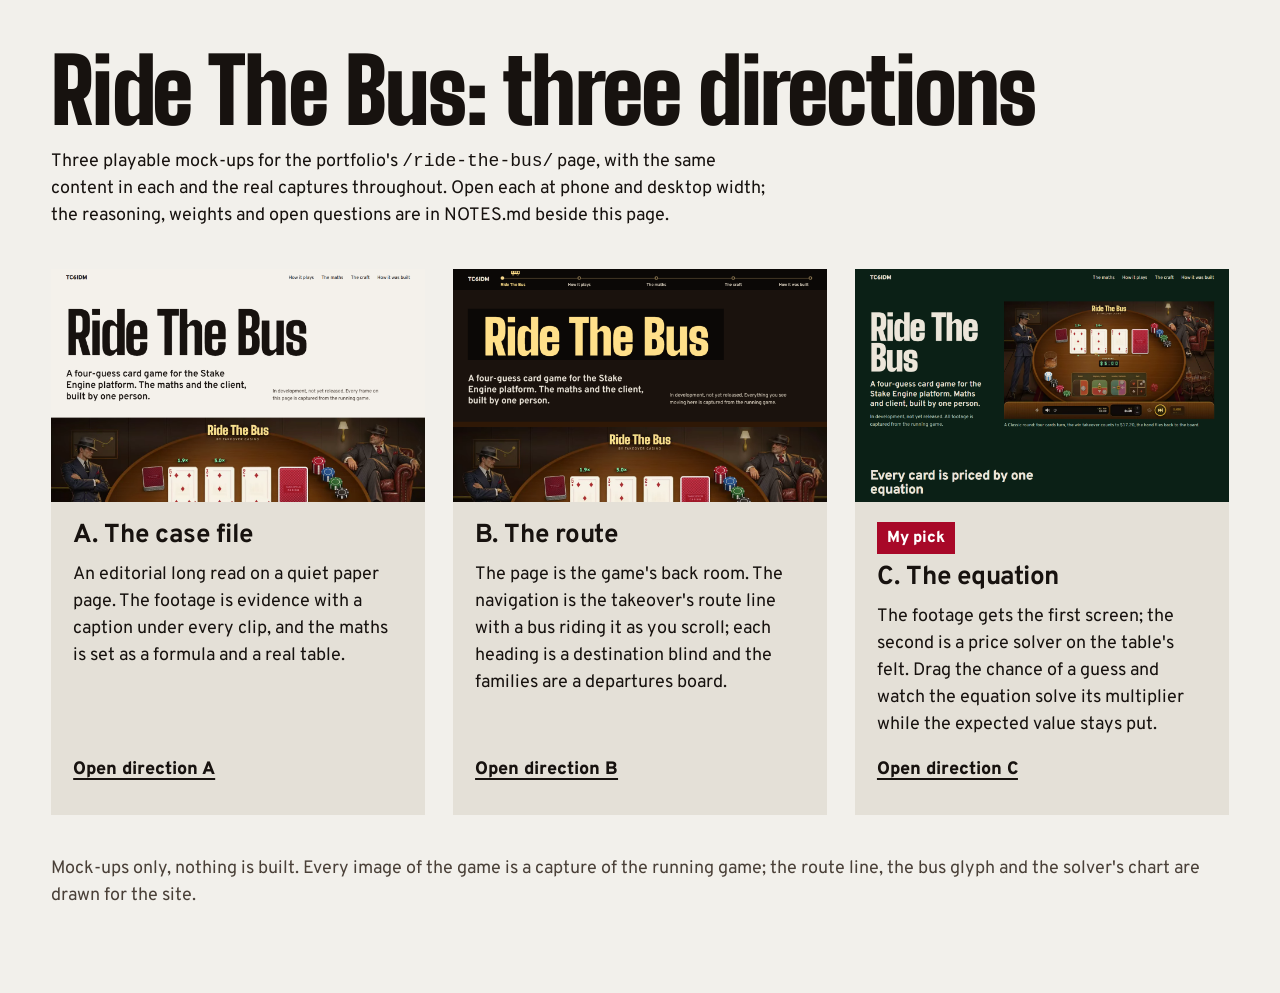
<file: design/ride-the-bus/index.html>
<!doctype html>
<html lang="en">
<head>
<meta charset="utf-8">
<meta name="viewport" content="width=device-width, initial-scale=1">
<title>Ride The Bus page directions</title>
<link rel="icon" href="data:,">
<meta name="color-scheme" content="light dark">
<link rel="preconnect" href="https://fonts.googleapis.com">
<link rel="preconnect" href="https://fonts.gstatic.com" crossorigin>
<link href="https://fonts.googleapis.com/css2?family=Big+Shoulders+Display:wght@900&family=Overpass:wght@400;800&display=swap" rel="stylesheet">
<style>
:root{--ground:#f2f0eb;--step:#e4e0d7;--ink:#17120f;--ink-2:#4a4038;--pick:#a80828;--pick-ink:#fff}
@media (prefers-color-scheme:dark){:root{--ground:#15110e;--step:#231b15;--ink:#ece6da;--ink-2:#bdb3a4;--pick:#f5d78c;--pick-ink:#15110e}}
*{box-sizing:border-box}
body{margin:0;background:var(--ground);color:var(--ink);font:400 18px/1.5 'Overpass',system-ui,sans-serif}
.wrap{max-width:1360px;margin:0 auto;padding:clamp(24px,4vw,56px) clamp(16px,4vw,56px) 64px}
h1{font:900 clamp(48px,7vw,104px)/.9 'Big Shoulders Display',sans-serif;letter-spacing:-.02em;margin:0}
.intro{max-width:60ch;margin:16px 0 40px}
.grid{display:grid;gap:28px;grid-template-columns:repeat(auto-fit,minmax(min(100%,360px),1fr))}
article{background:var(--step);display:flex;flex-direction:column}
article img{display:block;width:100%;height:auto;aspect-ratio:16/10;object-fit:cover;object-position:top}
article div{padding:20px 22px 24px;display:flex;flex-direction:column;gap:10px;flex:1}
h2{font-size:26px;line-height:1.1;margin:0;letter-spacing:-.01em}
article p{margin:0}
.pick{align-self:flex-start;background:var(--pick);color:var(--pick-ink);font-weight:800;padding:4px 10px;font-size:16px}
a.open{margin-top:auto;align-self:flex-start;font-weight:800;color:var(--ink);text-decoration-thickness:2px;text-underline-offset:4px;padding:8px 0}
a:focus-visible{outline:3px solid var(--pick);outline-offset:3px}
.foot{margin-top:40px;color:var(--ink-2)}
.foot a{color:inherit}
</style>
</head>
<body>
<main class="wrap">
  <h1>Ride The Bus: three directions</h1>
  <p class="intro">Three playable mock-ups for the portfolio's <code>/ride-the-bus/</code> page, with the same content in each and the real captures throughout. Open each at phone and desktop width; the reasoning, weights and open questions are in NOTES.md beside this page.</p>
  <div class="grid">
    <article>
      <img src="shots/a-1280.png" width="1280" height="800" alt="Direction A at 1280 wide: a very large black title on a pale page, a sentence beside the status line, and the round footage below.">
      <div><h2>A. The case file</h2>
      <p>An editorial long read on a quiet paper page. The footage is evidence with a caption under every clip, and the maths is set as a formula and a real table.</p>
      <a class="open" href="a.html">Open direction A</a></div>
    </article>
    <article>
      <img src="shots/b-1280.png" width="1280" height="800" alt="Direction B at 1280 wide: a route line with five stops and a small bus across the top, and the game's name lettered in gold on a dark sign.">
      <div><h2>B. The route</h2>
      <p>The page is the game's back room. The navigation is the takeover's route line with a bus riding it as you scroll; each heading is a destination blind and the families are a departures board.</p>
      <a class="open" href="b.html">Open direction B</a></div>
    </article>
    <article>
      <img src="shots/c-1280.png" width="1280" height="800" alt="Direction C at 1280 wide: the title stacked on the left on deep green, the round footage on the right.">
      <div><span class="pick">My pick</span><h2>C. The equation</h2>
      <p>The footage gets the first screen; the second is a price solver on the table's felt. Drag the chance of a guess and watch the equation solve its multiplier while the expected value stays put.</p>
      <a class="open" href="c.html">Open direction C</a></div>
    </article>
  </div>
  <p class="foot">Mock-ups only, nothing is built. Every image of the game is a capture of the running game; the route line, the bus glyph and the solver's chart are drawn for the site.</p>
</main>
</body>
</html>
</file>
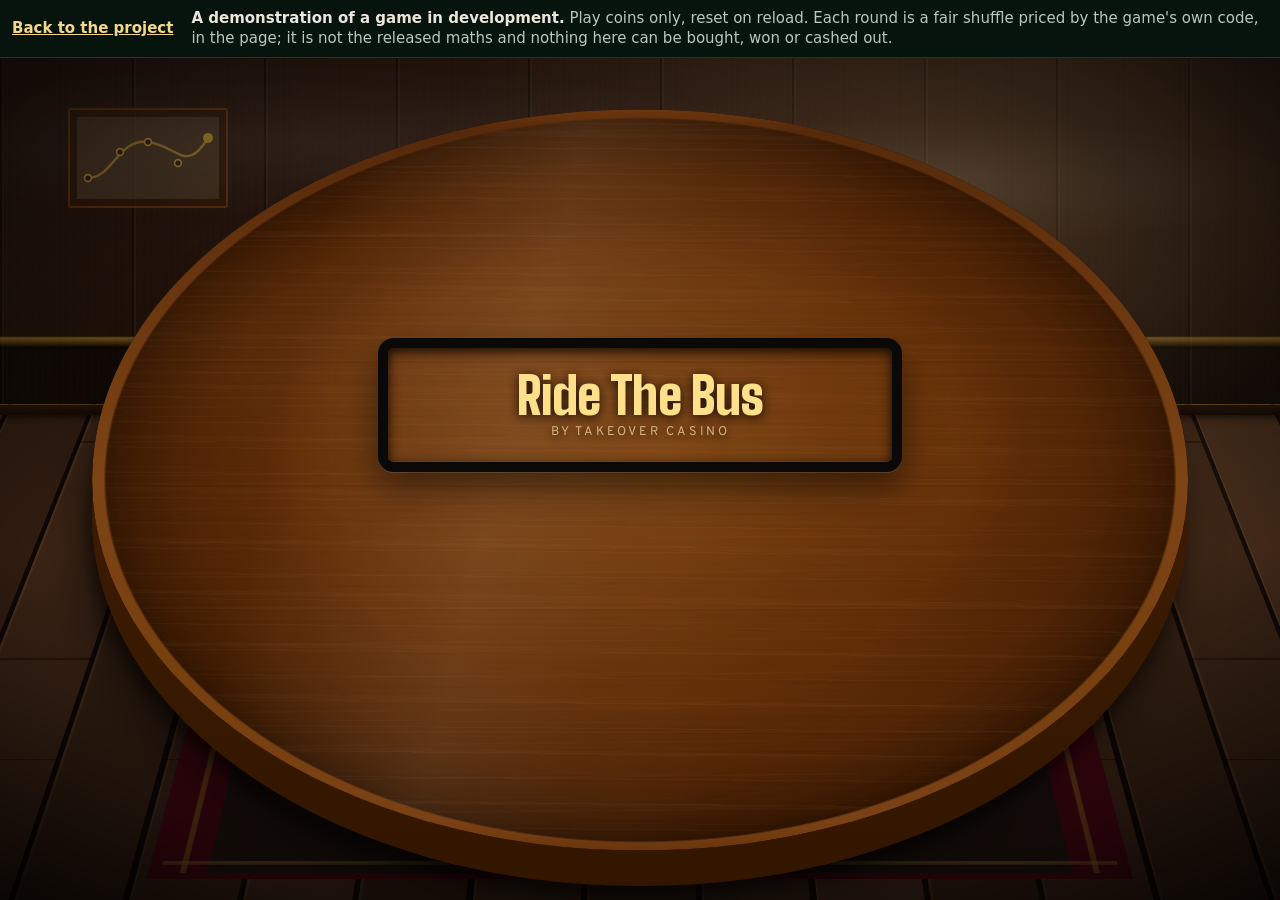
<file: ride-the-bus/demo/index.html>
<!doctype html>
<html lang="en">
<head>
<meta charset="utf-8">
<meta name="viewport" content="width=device-width, initial-scale=1, viewport-fit=cover">
<title>Ride The Bus demo | TC6IDM</title>
<meta name="description" content="A playable demonstration of Ride The Bus, a card game in development. Play coins only.">
<meta name="robots" content="noindex">
<meta name="color-scheme" content="dark">
<style>
*{box-sizing:border-box}
html,body{height:100%;margin:0}
body{display:flex;flex-direction:column;background:#06140d;color:#ece6da;font:400 15px/1.35 Overpass,system-ui,sans-serif}
.bar{display:flex;gap:6px 18px;align-items:center;flex-wrap:wrap;padding:8px max(12px,env(safe-area-inset-left)) 8px max(12px,env(safe-area-inset-right));border-bottom:1px solid #153a28}
.bar a{color:#f5d78c;font-weight:800;white-space:nowrap;padding:6px 0}
.bar p{margin:0;flex:1 1 260px;color:#b9c7bc}
.bar strong{color:#ece6da}
:focus-visible{outline:3px solid #f5d78c;outline-offset:3px}
iframe{flex:1 1 auto;width:100%;border:0;display:block;min-height:0}
</style>
</head>
<body>
<div class="bar">
  <a href="../">Back to the project</a>
  <p><strong>A demonstration of a game in development.</strong> Play coins only, reset on reload. Each round is a fair shuffle priced by the game's own code, in the page; it is not the released maths and nothing here can be bought, won or cashed out.</p>
</div>
<iframe title="Ride The Bus, playable demonstration" allow="autoplay; fullscreen" src="../play/index.html?rgs_url=demo.invalid&amp;sessionID=demo&amp;lang=en&amp;currency=XGC&amp;social=true"></iframe>
</body>
</html>
</file>
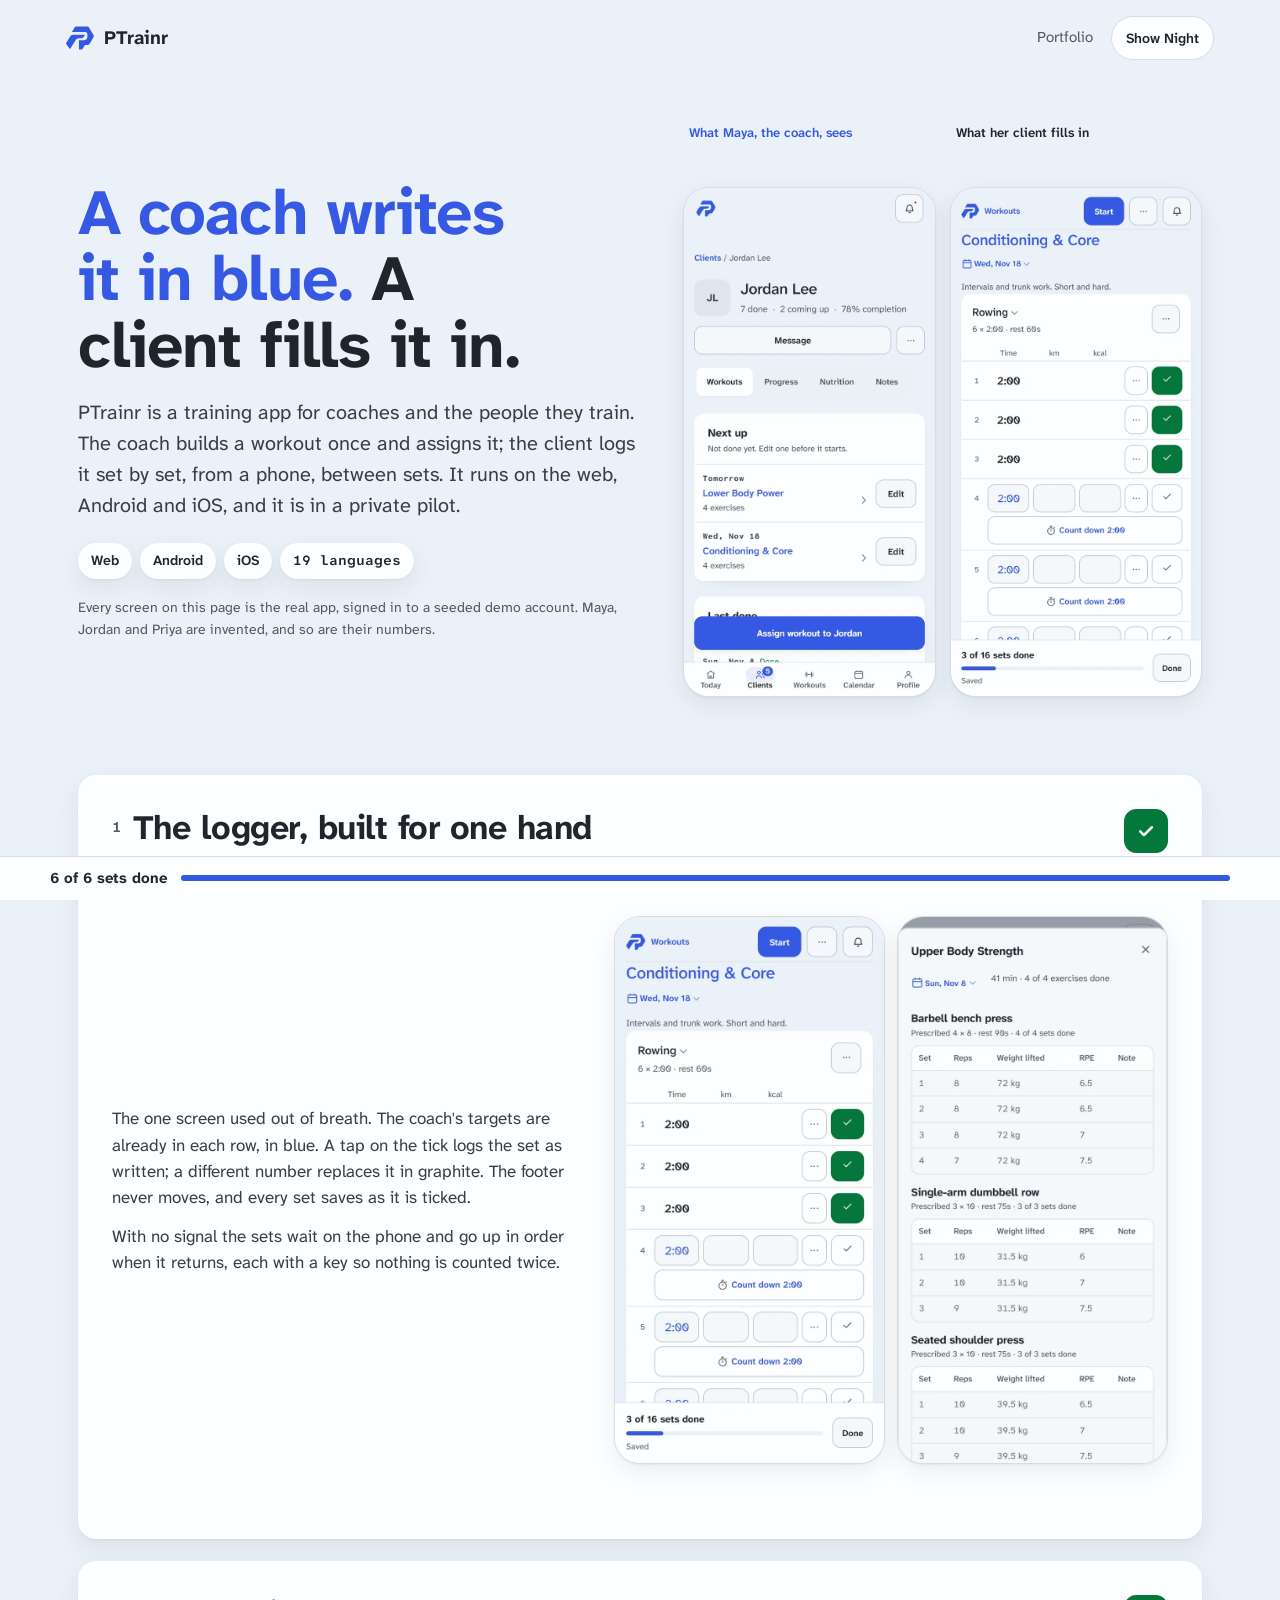
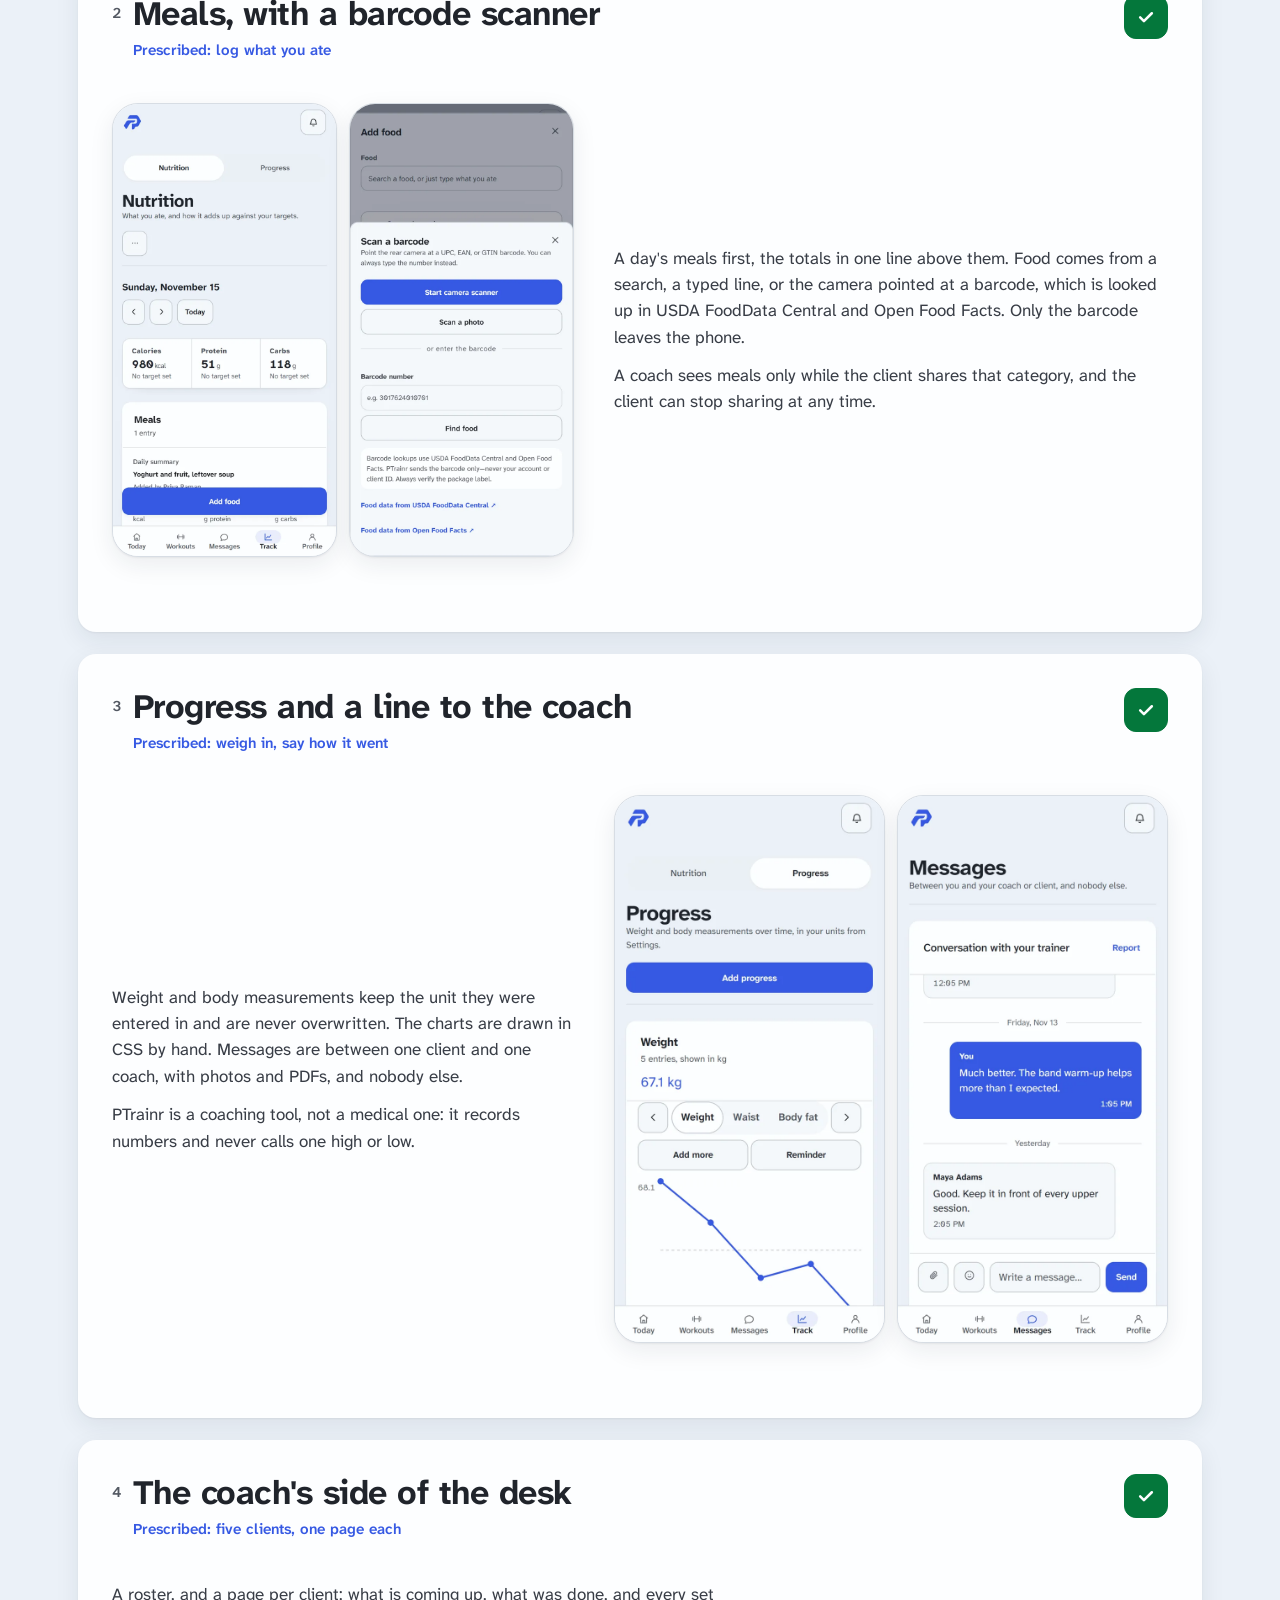
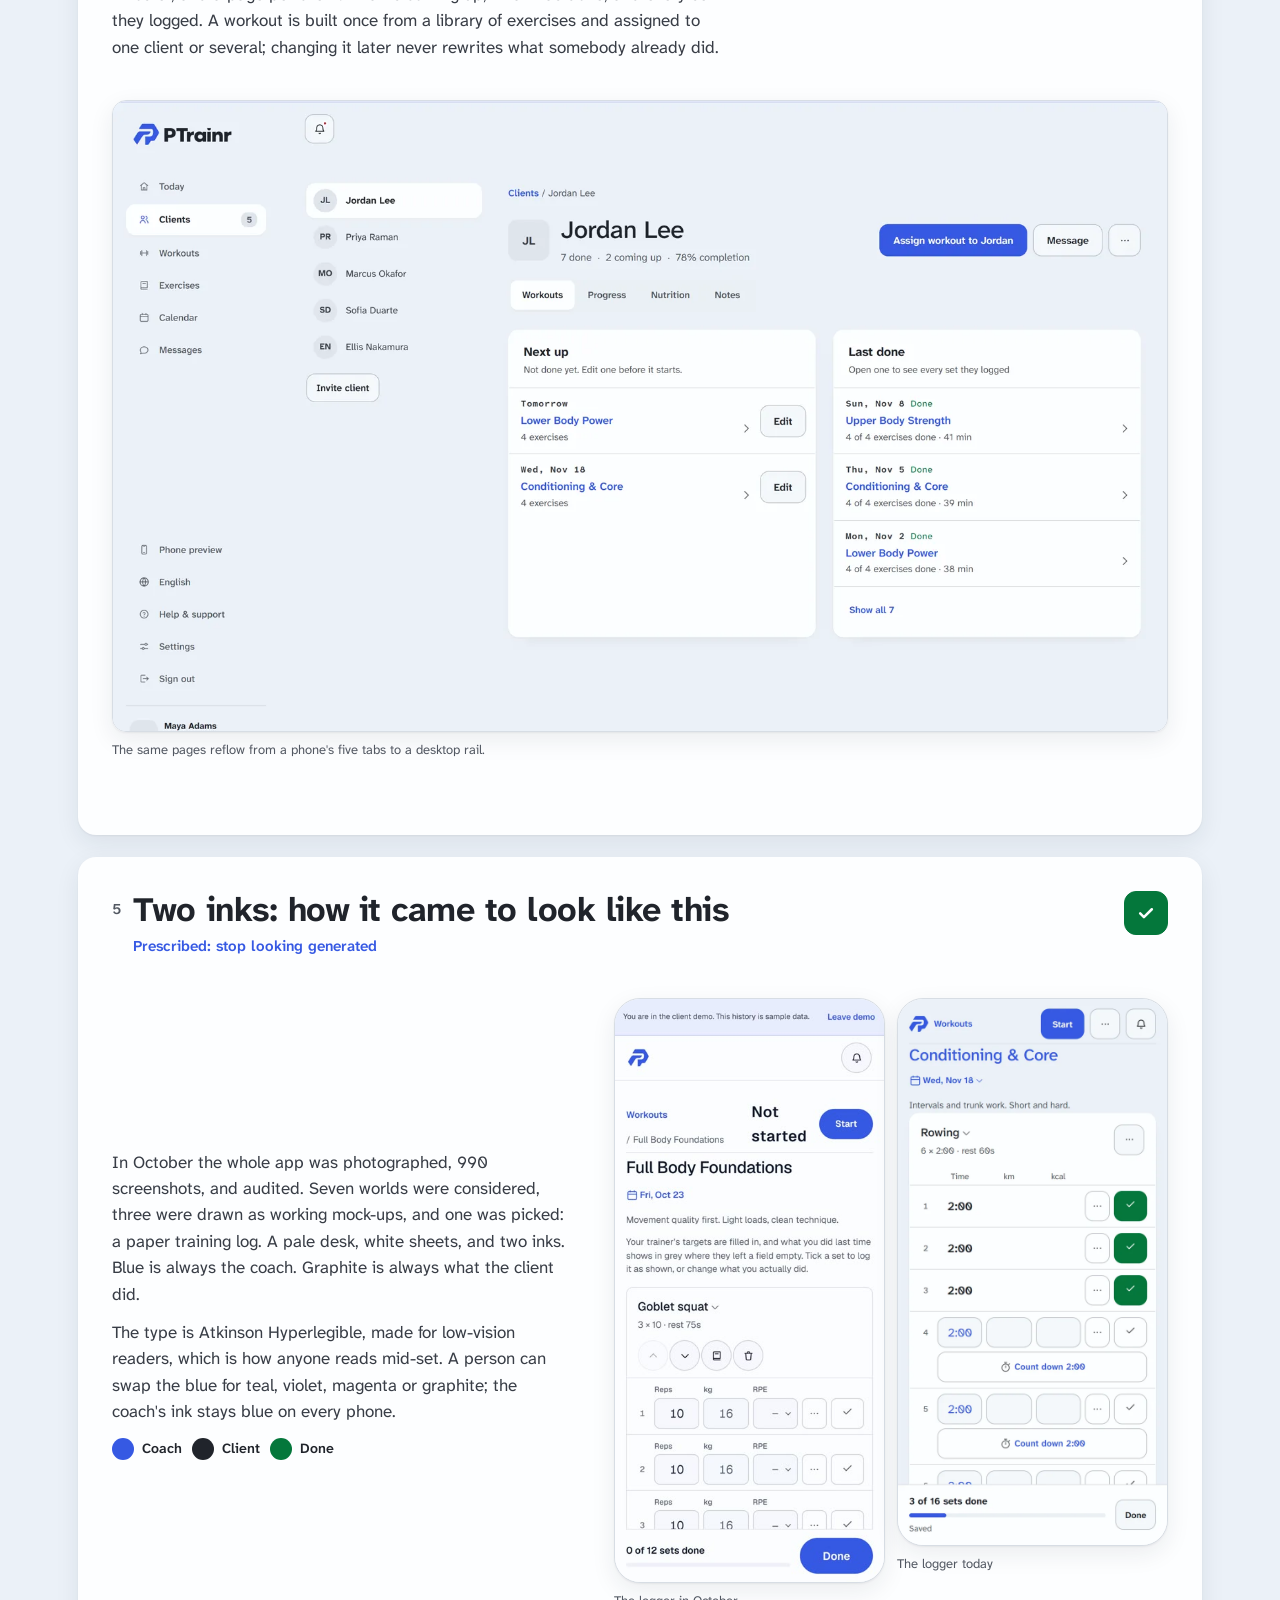
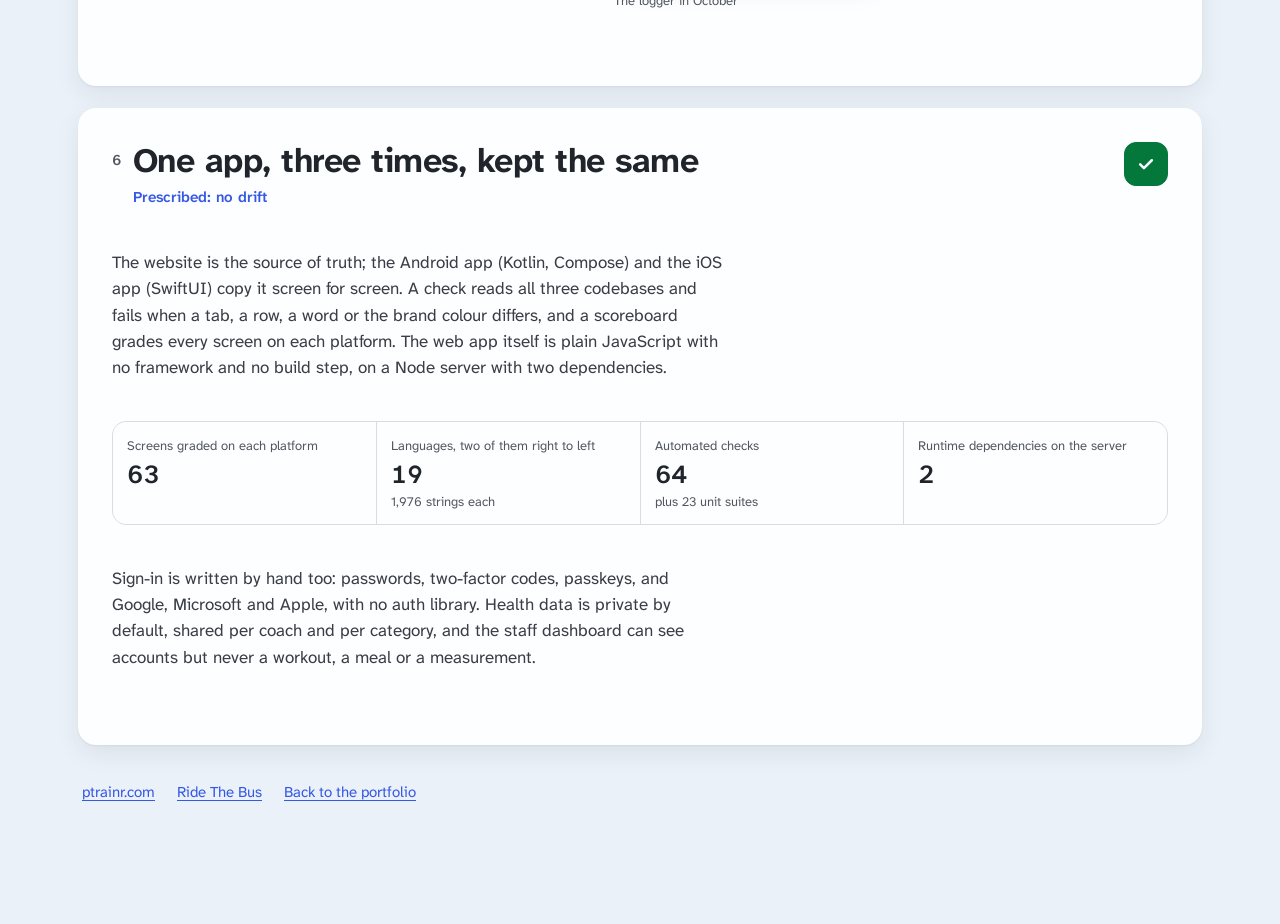
<file: design/ptrainr/a-training-log.html>
<!doctype html>
<html lang="en">
<head>
<meta charset="utf-8">
<meta name="viewport" content="width=device-width, initial-scale=1, viewport-fit=cover">
<title>PTrainr · direction A, the training log</title>
<meta name="description" content="PTrainr: a training app for coaches and their clients, on the web, Android and iOS.">
<link rel="icon" href="../../ptrainr/img/logo.svg">
<link rel="stylesheet" href="shared.css">
<style>
/* Direction A: the page is a training log. Sections are sets; reading one ticks it. */
.bar{display:flex;align-items:center;gap:12px;padding:14px max(16px,env(safe-area-inset-left));max-width:1180px;margin:0 auto}
.bar .mark{display:flex;align-items:center;gap:10px;font-weight:700;font-size:19px;color:var(--ink);text-decoration:none;margin-right:auto}
.bar .mark img{width:28px;height:28px}
.bar a.back{font-size:15px;color:var(--muted);text-decoration:none;padding:12px 6px}
main{max-width:1180px;margin:0 auto;padding:0 16px 120px}
.hero{display:grid;gap:32px;padding:28px 0 40px;align-items:center}
.hero h1{font-size:clamp(34px,6.2vw,64px);line-height:1.04;letter-spacing:-.015em;font-weight:700;text-wrap:balance}
.hero h1 .coach{color:var(--coach)}
.hero p.lede{font-size:clamp(17px,1.6vw,20px);color:var(--ink-2);max-width:34em;margin-top:18px}
.hero .where{margin-top:22px;display:flex;flex-wrap:wrap;gap:8px}
.chip{font-size:14px;font-weight:600;background:var(--paper);border-radius:999px;padding:7px 13px;box-shadow:var(--shadow)}
.pair{display:grid;grid-template-columns:1fr 1fr;gap:14px;max-width:560px;justify-self:center;width:100%}
.phone{border-radius:26px;overflow:hidden;box-shadow:var(--shadow);background:var(--paper);border:1px solid var(--rule)}
.pair .phone:last-child{margin-top:44px}
.who{font-size:13px;font-weight:600;margin:0 0 8px 6px}
.who.c{color:var(--coach)}
.note{font-size:14px;color:var(--muted);margin-top:18px;max-width:40em}
/* the sheet: one white card per set */
.set{background:var(--paper);border-radius:18px;box-shadow:var(--shadow);padding:22px 18px;margin-top:22px;display:grid;gap:22px;scroll-margin-top:16px}
.set header{display:grid;grid-template-columns:auto 1fr auto;gap:12px;align-items:start}
.set .n{font:600 15px var(--mono);color:var(--muted);padding-top:8px}
.set h2{font-size:clamp(24px,3vw,34px);line-height:1.12;letter-spacing:-.015em}
.set .rx{color:var(--coach);font-weight:600;font-size:15px;margin-top:6px}
.tick{width:44px;height:44px;border-radius:12px;border:1px solid var(--rule);display:grid;place-items:center;color:transparent;transition:background .18s ease-out,color .18s ease-out,transform .18s cubic-bezier(.2,.9,.3,1.3)}
.tick svg{width:20px;height:20px}
.set.done .tick{background:var(--done);border-color:var(--done);color:var(--paper);transform:scale(1)}
.set.done .tick.pop{transform:scale(1.12)}
.set p{color:var(--ink-2);max-width:36em}
.set p + p{margin-top:12px}
.shots{display:grid;grid-template-columns:repeat(2,minmax(0,1fr));gap:12px}
.shots.one{grid-template-columns:1fr}
.wide{border-radius:14px;overflow:hidden;border:1px solid var(--rule);box-shadow:var(--shadow)}
figcaption{font-size:13px;color:var(--muted);margin-top:8px}
.facts{display:grid;grid-template-columns:repeat(2,minmax(0,1fr));gap:1px;background:var(--rule);border:1px solid var(--rule);border-radius:14px;overflow:hidden}
.facts div{background:var(--paper);padding:14px}
.facts dt{font-size:13px;color:var(--muted)}
.facts dd{font:600 26px/1.1 var(--mono);margin-top:4px}
.facts dd small{font:400 13px var(--sans);color:var(--muted);display:block;margin-top:4px}
.beforeafter{display:grid;grid-template-columns:1fr 1fr;gap:12px;align-items:start}
.inks{display:flex;gap:10px;flex-wrap:wrap;margin-top:14px}
.ink{display:flex;align-items:center;gap:8px;font-size:14px;font-weight:600}
.ink i{width:22px;height:22px;border-radius:50%;display:block}
/* the logger's footer, as the page's progress */
.foot{position:fixed;left:0;right:0;bottom:0;background:var(--paper);border-top:1px solid var(--rule);padding:10px 16px calc(10px + env(safe-area-inset-bottom));z-index:5}
.foot .in{max-width:1180px;margin:0 auto;display:flex;align-items:center;gap:14px}
.foot b{font-size:15px;white-space:nowrap}
.track{flex:1;height:6px;border-radius:3px;background:var(--rule);overflow:hidden}
.track i{display:block;height:100%;width:100%;background:var(--coach);transform-origin:left;transform:scaleX(0);transition:transform .3s ease-out}
.end{padding:36px 4px 0;display:flex;flex-wrap:wrap;gap:10px 22px;font-size:15px;color:var(--muted)}
.pre{opacity:0;transform:translateY(14px)}
[data-reveal].in{opacity:1;transform:none;transition:opacity .45s ease-out,transform .45s cubic-bezier(.2,.7,.2,1)}
@media (min-width:768px){
  main{padding:0 28px 120px}
  .hero{grid-template-columns:1.05fr .95fr;padding:48px 0 56px}
  .set{padding:34px;grid-template-columns:minmax(0,5fr) minmax(0,6fr);align-items:center;gap:40px}
  .set header{grid-column:1/-1}
  .set.flip .copy{order:2}
  .facts{grid-template-columns:repeat(4,minmax(0,1fr))}
  .set.full{grid-template-columns:1fr}
}
</style>
</head>
<body>
<div class="bar">
  <a class="mark" href="#top"><img src="../../ptrainr/img/logo.svg" alt="">PTrainr</a>
  <a class="back" href="../../">Portfolio</a>
  <button class="theme-toggle" type="button">Show Night</button>
</div>
<main id="top">
  <section class="hero">
    <div>
      <h1><span class="coach">A coach writes it in blue.</span> A client fills it in.</h1>
      <p class="lede">PTrainr is a training app for coaches and the people they train. The coach builds a workout once and assigns it; the client logs it set by set, from a phone, between sets. It runs on the web, Android and iOS, and it is in a private pilot.</p>
      <div class="where"><span class="chip">Web</span><span class="chip">Android</span><span class="chip">iOS</span><span class="chip num">19 languages</span></div>
      <p class="note">Every screen on this page is the real app, signed in to a seeded demo account. Maya, Jordan and Priya are invented, and so are their numbers.</p>
    </div>
    <div class="pair">
      <figure><p class="who c">What Maya, the coach, sees</p><div class="phone"><img class="day" src="../../ptrainr/img/phone-trainer-client-day.webp" width="640" height="1298" alt="The coach's page for one client: next workouts in blue, finished ones marked done."><img class="night" src="../../ptrainr/img/phone-trainer-client-night.webp" width="640" height="1298" alt="The same client page in the Night theme." loading="lazy"></div></figure>
      <figure><p class="who">What her client fills in</p><div class="phone"><img class="day" src="../../ptrainr/img/phone-logger-ticked-day.webp" width="640" height="1298" alt="The workout logger with three of sixteen sets ticked green."><img class="night" src="../../ptrainr/img/phone-logger-ticked-night.webp" width="640" height="1298" alt="The same logger in the Night theme." loading="lazy"></div></figure>
    </div>
  </section>

  <section class="set" id="s1" data-set>
    <header><span class="n">1</span><div><h2>The logger, built for one hand</h2><p class="rx">Prescribed: 6 × 2:00, rest 60 s</p></div><span class="tick" aria-hidden="true"><svg viewBox="0 0 24 24" fill="none" stroke="currentColor" stroke-width="3" stroke-linecap="round" stroke-linejoin="round"><path d="M5 12.5l4.5 4.5L19 7.5"/></svg></span></header>
    <div class="copy" data-reveal>
      <p>The one screen used out of breath. The coach's targets are already in each row, in blue. A tap on the tick logs the set as written; a different number replaces it in graphite. The footer never moves, and every set saves as it is ticked.</p>
      <p>With no signal the sets wait on the phone and go up in order when it returns, each with a key so nothing is counted twice.</p>
    </div>
    <div class="shots" data-reveal>
      <figure class="phone"><img class="day" src="../../ptrainr/img/phone-logger-ticked-day.webp" width="640" height="1298" alt="Logger: sets one to three ticked, a countdown on the next." loading="lazy"><img class="night" src="../../ptrainr/img/phone-logger-ticked-night.webp" width="640" height="1298" alt="Logger in Night." loading="lazy"></figure>
      <figure class="phone"><img class="day" src="../../ptrainr/img/phone-client-workout-done-day.webp" width="640" height="1298" alt="A finished workout: every set with what was done beside what was prescribed." loading="lazy"><img class="night" src="../../ptrainr/img/phone-client-workout-done-night.webp" width="640" height="1298" alt="A finished workout in Night." loading="lazy"></figure>
    </div>
  </section>

  <section class="set flip" id="s2" data-set>
    <header><span class="n">2</span><div><h2>Meals, with a barcode scanner</h2><p class="rx">Prescribed: log what you ate</p></div><span class="tick" aria-hidden="true"><svg viewBox="0 0 24 24" fill="none" stroke="currentColor" stroke-width="3" stroke-linecap="round" stroke-linejoin="round"><path d="M5 12.5l4.5 4.5L19 7.5"/></svg></span></header>
    <div class="copy" data-reveal>
      <p>A day's meals first, the totals in one line above them. Food comes from a search, a typed line, or the camera pointed at a barcode, which is looked up in USDA FoodData Central and Open Food Facts. Only the barcode leaves the phone.</p>
      <p>A coach sees meals only while the client shares that category, and the client can stop sharing at any time.</p>
    </div>
    <div class="shots" data-reveal>
      <figure class="phone"><img class="day" src="../../ptrainr/img/phone-nutrition-priya-day.webp" width="640" height="1298" alt="Nutrition: calories, protein and carbs for the day above the meals." loading="lazy"><img class="night" src="../../ptrainr/img/phone-nutrition-priya-night.webp" width="640" height="1298" alt="Nutrition in Night." loading="lazy"></figure>
      <figure class="phone"><img class="day" src="../../ptrainr/img/phone-client-barcode-day.webp" width="640" height="1298" alt="The barcode sheet: start the camera, scan a photo or type the number." loading="lazy"><img class="night" src="../../ptrainr/img/phone-client-barcode-night.webp" width="640" height="1298" alt="The barcode sheet in Night." loading="lazy"></figure>
    </div>
  </section>

  <section class="set" id="s3" data-set>
    <header><span class="n">3</span><div><h2>Progress and a line to the coach</h2><p class="rx">Prescribed: weigh in, say how it went</p></div><span class="tick" aria-hidden="true"><svg viewBox="0 0 24 24" fill="none" stroke="currentColor" stroke-width="3" stroke-linecap="round" stroke-linejoin="round"><path d="M5 12.5l4.5 4.5L19 7.5"/></svg></span></header>
    <div class="copy" data-reveal>
      <p>Weight and body measurements keep the unit they were entered in and are never overwritten. The charts are drawn in CSS by hand. Messages are between one client and one coach, with photos and PDFs, and nobody else.</p>
      <p>PTrainr is a coaching tool, not a medical one: it records numbers and never calls one high or low.</p>
    </div>
    <div class="shots" data-reveal>
      <figure class="phone"><img class="day" src="../../ptrainr/img/phone-progress-priya-day.webp" width="640" height="1298" alt="Progress: a weight chart over five entries." loading="lazy"><img class="night" src="../../ptrainr/img/phone-progress-priya-night.webp" width="640" height="1298" alt="Progress in Night." loading="lazy"></figure>
      <figure class="phone"><img class="day" src="../../ptrainr/img/phone-messages-priya-day.webp" width="640" height="1298" alt="A conversation between a client and her coach." loading="lazy"><img class="night" src="../../ptrainr/img/phone-messages-priya-night.webp" width="640" height="1298" alt="Messages in Night." loading="lazy"></figure>
    </div>
  </section>

  <section class="set full" id="s4" data-set>
    <header><span class="n">4</span><div><h2>The coach's side of the desk</h2><p class="rx">Prescribed: five clients, one page each</p></div><span class="tick" aria-hidden="true"><svg viewBox="0 0 24 24" fill="none" stroke="currentColor" stroke-width="3" stroke-linecap="round" stroke-linejoin="round"><path d="M5 12.5l4.5 4.5L19 7.5"/></svg></span></header>
    <p data-reveal>A roster, and a page per client: what is coming up, what was done, and every set they logged. A workout is built once from a library of exercises and assigned to one client or several; changing it later never rewrites what somebody already did.</p>
    <figure data-reveal><div class="wide"><img class="day" src="../../ptrainr/img/desk-trainer-client-day.webp" width="1600" height="956" alt="The coach's desktop view of one client: next up on the left, last done on the right." loading="lazy"><img class="night" src="../../ptrainr/img/desk-trainer-client-night.webp" width="1600" height="956" alt="The same view in Night." loading="lazy"></div><figcaption>The same pages reflow from a phone's five tabs to a desktop rail.</figcaption></figure>
  </section>

  <section class="set" id="s5" data-set>
    <header><span class="n">5</span><div><h2>Two inks: how it came to look like this</h2><p class="rx">Prescribed: stop looking generated</p></div><span class="tick" aria-hidden="true"><svg viewBox="0 0 24 24" fill="none" stroke="currentColor" stroke-width="3" stroke-linecap="round" stroke-linejoin="round"><path d="M5 12.5l4.5 4.5L19 7.5"/></svg></span></header>
    <div class="copy" data-reveal>
      <p>In October the whole app was photographed, 990 screenshots, and audited. Seven worlds were considered, three were drawn as working mock-ups, and one was picked: a paper training log. A pale desk, white sheets, and two inks. Blue is always the coach. Graphite is always what the client did.</p>
      <p>The type is Atkinson Hyperlegible, made for low-vision readers, which is how anyone reads mid-set. A person can swap the blue for teal, violet, magenta or graphite; the coach's ink stays blue on every phone.</p>
      <div class="inks"><span class="ink"><i style="background:var(--coach)"></i>Coach</span><span class="ink"><i style="background:var(--ink)"></i>Client</span><span class="ink"><i style="background:var(--done)"></i>Done</span></div>
    </div>
    <div class="beforeafter" data-reveal>
      <figure><div class="phone"><img src="../../ptrainr/img/before-logger-phone.jpg" width="780" height="1688" alt="The logger before the redesign: a card per exercise with labels on every row." loading="lazy"></div><figcaption>The logger in October</figcaption></figure>
      <figure><div class="phone"><img class="day" src="../../ptrainr/img/phone-logger-ticked-day.webp" width="640" height="1298" alt="The logger today." loading="lazy"><img class="night" src="../../ptrainr/img/phone-logger-ticked-night.webp" width="640" height="1298" alt="The logger today, Night." loading="lazy"></div><figcaption>The logger today</figcaption></figure>
    </div>
  </section>

  <section class="set full" id="s6" data-set>
    <header><span class="n">6</span><div><h2>One app, three times, kept the same</h2><p class="rx">Prescribed: no drift</p></div><span class="tick" aria-hidden="true"><svg viewBox="0 0 24 24" fill="none" stroke="currentColor" stroke-width="3" stroke-linecap="round" stroke-linejoin="round"><path d="M5 12.5l4.5 4.5L19 7.5"/></svg></span></header>
    <p data-reveal>The website is the source of truth; the Android app (Kotlin, Compose) and the iOS app (SwiftUI) copy it screen for screen. A check reads all three codebases and fails when a tab, a row, a word or the brand colour differs, and a scoreboard grades every screen on each platform. The web app itself is plain JavaScript with no framework and no build step, on a Node server with two dependencies.</p>
    <dl class="facts" data-reveal>
      <div><dt>Screens graded on each platform</dt><dd>63</dd></div>
      <div><dt>Languages, two of them right to left</dt><dd>19<small>1,976 strings each</small></dd></div>
      <div><dt>Automated checks</dt><dd>64<small>plus 23 unit suites</small></dd></div>
      <div><dt>Runtime dependencies on the server</dt><dd>2</dd></div>
    </dl>
    <p data-reveal>Sign-in is written by hand too: passwords, two-factor codes, passkeys, and Google, Microsoft and Apple, with no auth library. Health data is private by default, shared per coach and per category, and the staff dashboard can see accounts but never a workout, a meal or a measurement.</p>
  </section>

  <p class="end"><a href="https://www.ptrainr.com">ptrainr.com</a><a href="../../ride-the-bus/">Ride The Bus</a><a href="../../">Back to the portfolio</a></p>
</main>
<div class="foot" role="status"><div class="in"><b><span class="num" id="count">0</span> of 6 sets done</b><div class="track"><i id="fill"></i></div></div></div>
<script src="shared.js"></script>
<script>
// A section is "done" once its lower half has been on screen, like ticking a set.
(() => {
  const sets = [...document.querySelectorAll('[data-set]')], count = document.getElementById('count'), fill = document.getElementById('fill');
  const update = () => { const n = sets.filter(s => s.classList.contains('done')).length; count.textContent = n; fill.style.transform = `scaleX(${n / sets.length})`; };
  if (!('IntersectionObserver' in window)) { sets.forEach(s => s.classList.add('done')); return update(); }
  const seen = new IntersectionObserver(entries => entries.forEach(entry => {
    if (!entry.isIntersecting) return;
    const set = entry.target.closest('[data-set]'); set.classList.add('done');
    const tick = set.querySelector('.tick'); tick.classList.add('pop'); setTimeout(() => tick.classList.remove('pop'), 180);
    seen.unobserve(entry.target); update();
  }), { threshold: 1 });
  // Watch a thin marker at each section's end.
  sets.forEach(set => { const mark = document.createElement('span'); mark.style.cssText = 'display:block;height:1px;grid-column:1/-1;order:9'; set.append(mark); seen.observe(mark); });
})();
</script>
</body>
</html>
</file>
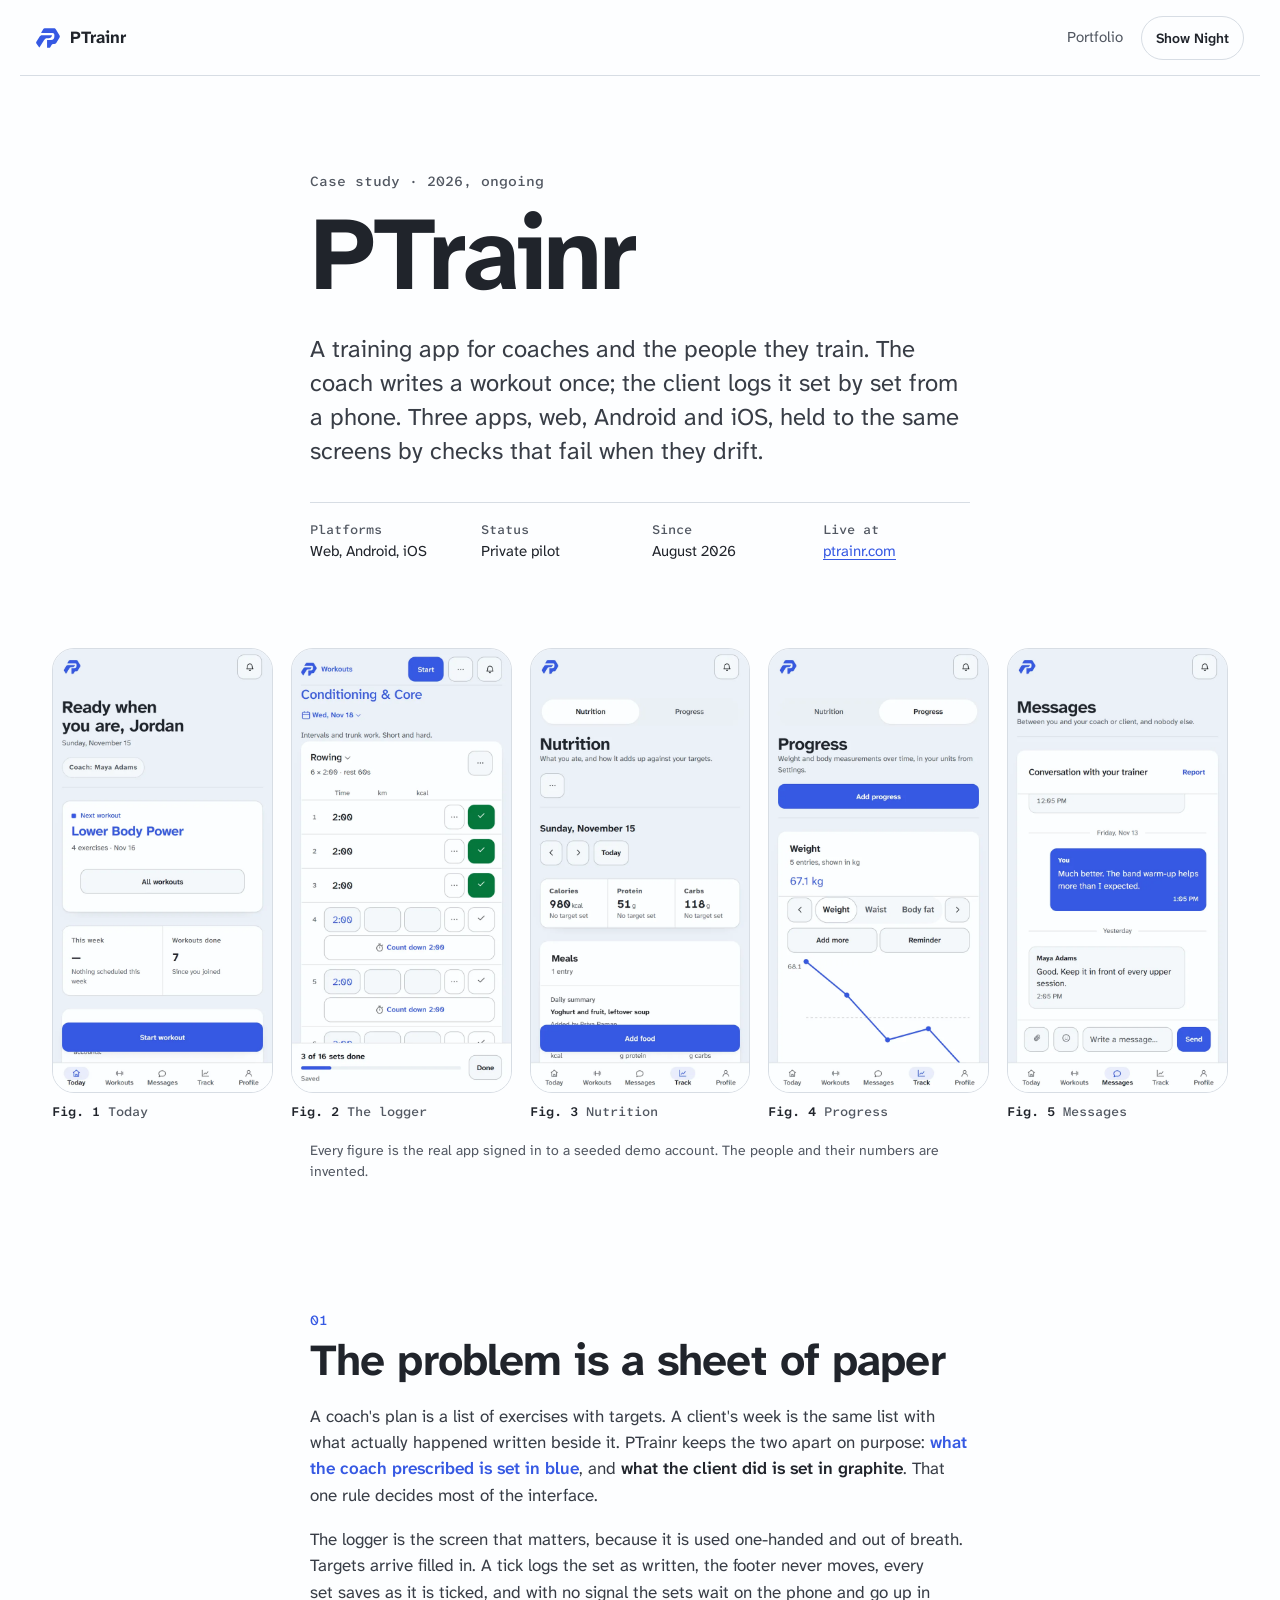
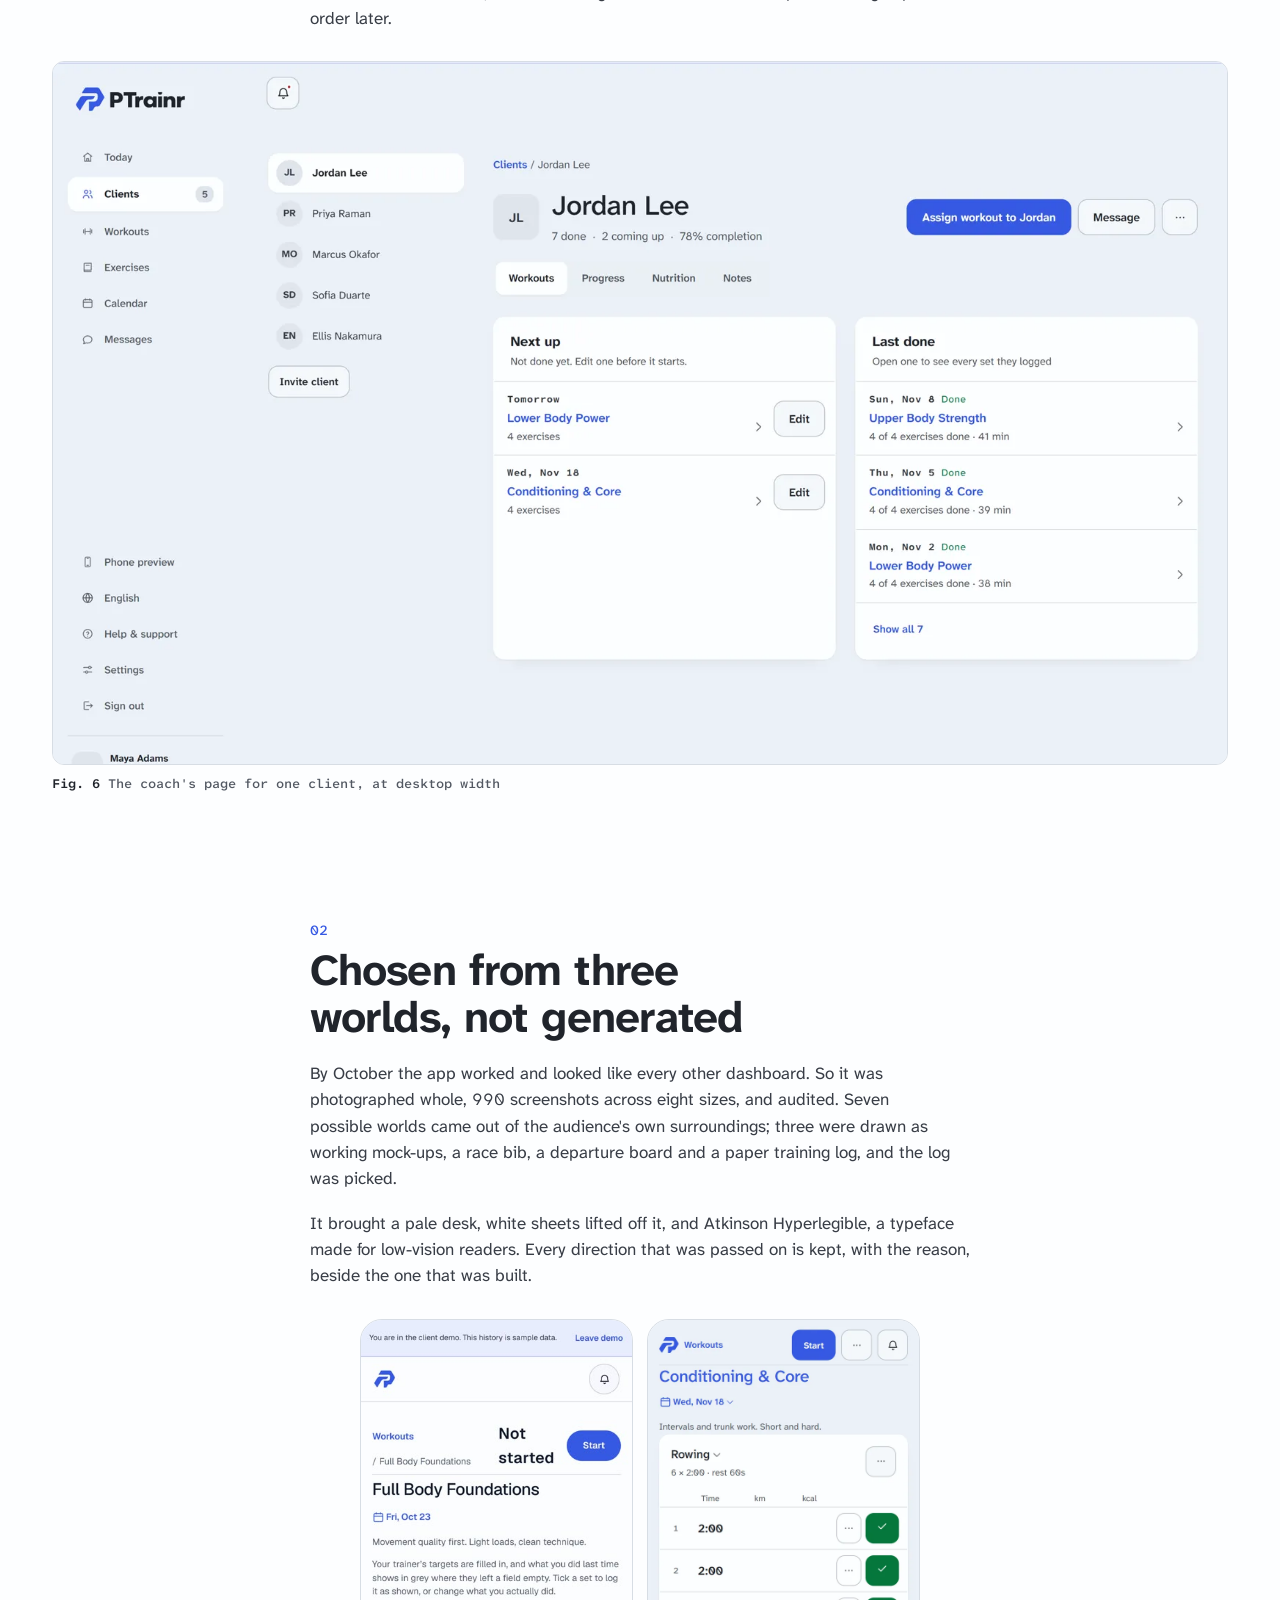
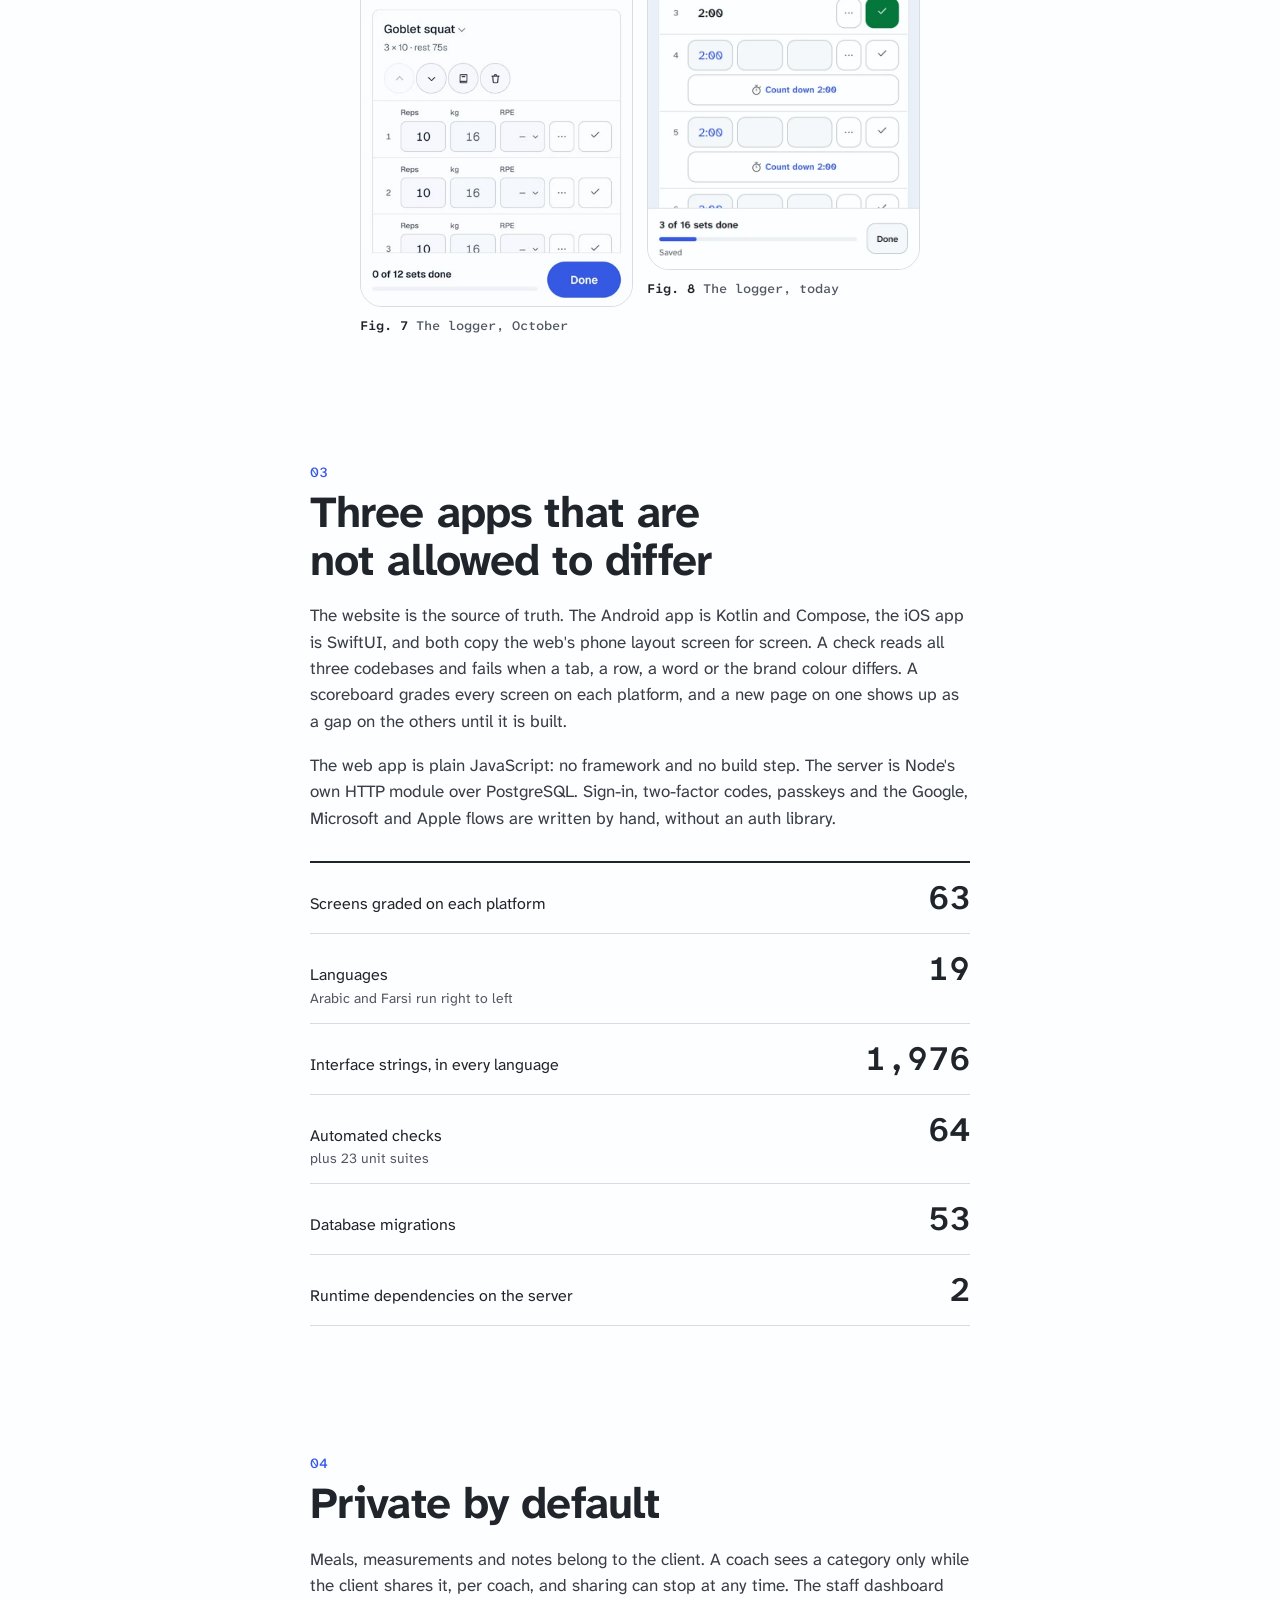
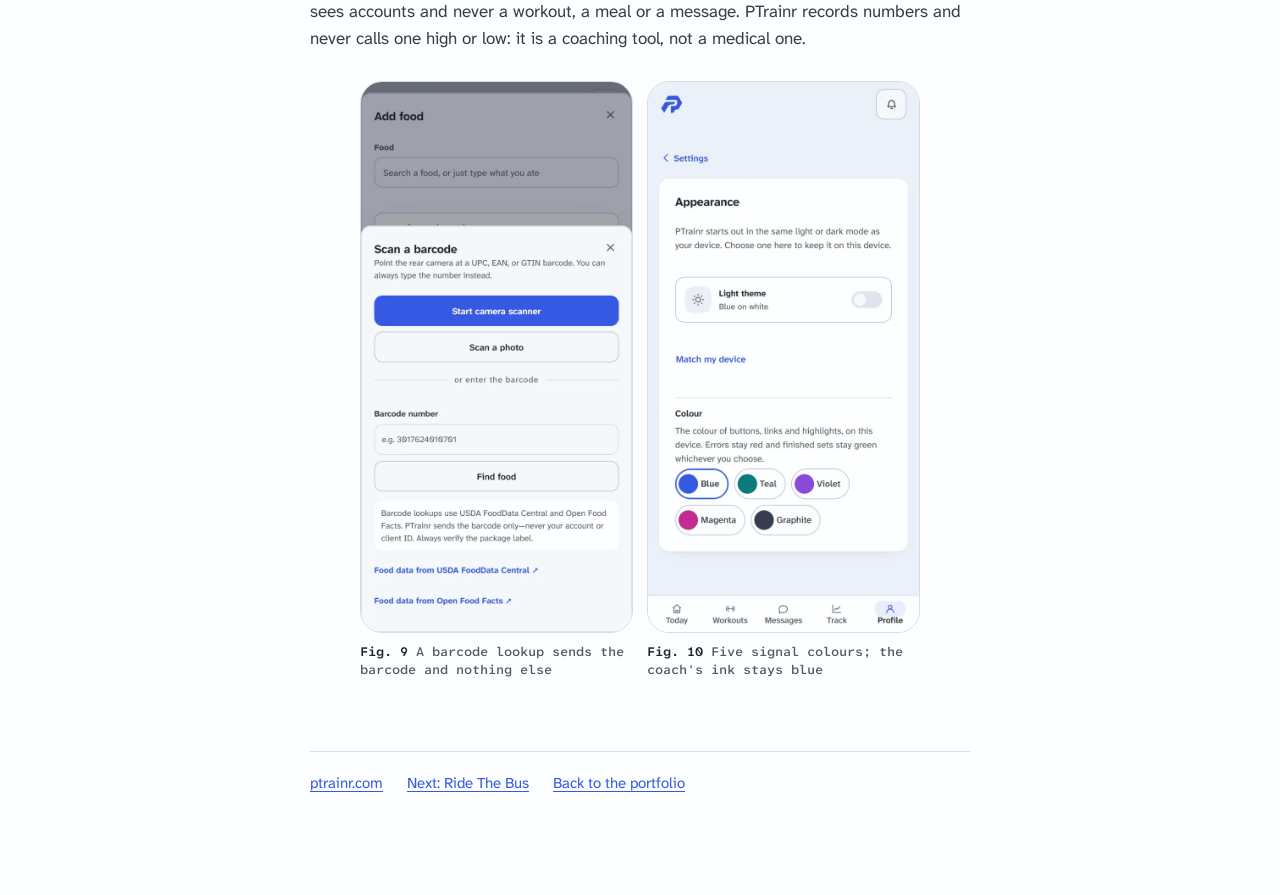
<file: design/ptrainr/b-case-study.html>
<!doctype html>
<html lang="en">
<head>
<meta charset="utf-8">
<meta name="viewport" content="width=device-width, initial-scale=1, viewport-fit=cover">
<title>PTrainr · direction B, the case study</title>
<meta name="description" content="PTrainr: a training app for coaches and their clients, on the web, Android and iOS.">
<link rel="icon" href="../../ptrainr/img/logo.svg">
<link rel="stylesheet" href="shared.css">
<style>
/* Direction B: a quiet, numbered case study. Paper, one column of text, figures that break out wide. */
body{background:var(--paper)}
.bar{display:flex;align-items:center;gap:12px;padding:14px 16px;max-width:1240px;margin:0 auto;border-bottom:1px solid var(--rule)}
.bar .mark{display:flex;align-items:center;gap:10px;font-weight:700;font-size:17px;color:var(--ink);text-decoration:none;margin-right:auto}
.bar .mark img{width:24px;height:24px}
.bar a.back{font-size:15px;color:var(--muted);text-decoration:none;padding:12px 6px}
.theme-toggle{background:transparent}
main{max-width:1240px;margin:0 auto;padding:0 16px 80px}
.col{max-width:660px;margin-inline:auto}
.top{padding:56px 0 28px}
.kicker{font:500 14px var(--mono);color:var(--muted)}
h1{font-size:clamp(44px,9vw,104px);line-height:.98;letter-spacing:-.03em;font-weight:700;margin-top:14px}
.abstract{font-size:clamp(19px,2.2vw,24px);line-height:1.42;margin-top:26px;color:var(--ink-2);text-wrap:pretty}
.meta{display:grid;grid-template-columns:repeat(2,minmax(0,1fr));gap:14px 24px;margin-top:34px;padding-top:18px;border-top:1px solid var(--rule)}
.meta dt{font:500 13px var(--mono);color:var(--muted)}
.meta dd{font-size:15px;margin-top:2px}
/* the strip of phones: scrolls sideways on a phone, sits in a row on a desk */
.strip{display:flex;gap:14px;overflow-x:auto;scroll-snap-type:x mandatory;padding:8px 16px 18px;margin:28px -16px 0;scrollbar-width:thin}
.strip figure{flex:0 0 62%;max-width:250px;scroll-snap-align:center}
.shot{border:1px solid var(--rule);border-radius:22px;overflow:hidden;background:var(--desk)}
figcaption{font:500 13px/1.4 var(--mono);color:var(--muted);margin-top:10px}
figcaption b{color:var(--ink);font-weight:600}
.ch{padding-top:72px}
.ch .no{font:500 14px var(--mono);color:var(--coach)}
.ch h2{font-size:clamp(28px,4.4vw,44px);line-height:1.08;letter-spacing:-.02em;margin-top:8px;text-wrap:balance}
.ch p{margin-top:18px;color:var(--ink-2);text-wrap:pretty}
.ch p strong{color:var(--ink);font-weight:600}
.coach{color:var(--coach);font-weight:600}
.fig{margin-top:30px}
.fig.wide .shot{border-radius:12px}
.duo{display:grid;grid-template-columns:1fr 1fr;gap:14px;max-width:560px;margin-inline:auto}
.ledger{margin-top:30px;border-top:2px solid var(--ink)}
.ledger div{display:grid;grid-template-columns:1fr auto;gap:16px;align-items:baseline;padding:13px 0;border-bottom:1px solid var(--rule)}
.ledger dt{font-size:16px}
.ledger dt small{display:block;font-size:14px;color:var(--muted)}
.ledger dd{font:600 clamp(24px,3.4vw,34px) var(--mono)}
.end{margin-top:72px;padding-top:20px;border-top:1px solid var(--rule);display:flex;flex-wrap:wrap;gap:10px 24px;font-size:15px}
[data-reveal].pre{opacity:0}
[data-reveal].in{opacity:1;transition:opacity .5s ease-out}
@media (min-width:768px){
  main{padding:0 32px 100px}
  .top{padding:96px 0 40px}
  .meta{grid-template-columns:repeat(4,minmax(0,1fr))}
  .strip{overflow:visible;margin:44px 0 0;padding:0;gap:18px}
  .strip figure{flex:1 1 0;max-width:none}
  .ch{padding-top:110px}
}
</style>
</head>
<body>
<div class="bar">
  <a class="mark" href="#top"><img src="../../ptrainr/img/logo.svg" alt="">PTrainr</a>
  <a class="back" href="../../">Portfolio</a>
  <button class="theme-toggle" type="button">Show Night</button>
</div>
<main id="top">
  <div class="col top">
    <p class="kicker">Case study · 2026, ongoing</p>
    <h1>PTrainr</h1>
    <p class="abstract">A training app for coaches and the people they train. The coach writes a workout once; the client logs it set by set from a phone. Three apps, web, Android and iOS, held to the same screens by checks that fail when they drift.</p>
    <dl class="meta">
      <div><dt>Platforms</dt><dd>Web, Android, iOS</dd></div>
      <div><dt>Status</dt><dd>Private pilot</dd></div>
      <div><dt>Since</dt><dd>August 2026</dd></div>
      <div><dt>Live at</dt><dd><a href="https://www.ptrainr.com">ptrainr.com</a></dd></div>
    </dl>
  </div>

  <div class="strip" aria-label="Five screens from the app">
    <figure><div class="shot"><img class="day" src="../../ptrainr/img/phone-client-today-day.webp" width="640" height="1298" alt="Today: the next workout and the week."><img class="night" src="../../ptrainr/img/phone-client-today-night.webp" width="640" height="1298" alt="Today, Night." loading="lazy"></div><figcaption><b>Fig. 1</b> Today</figcaption></figure>
    <figure><div class="shot"><img class="day" src="../../ptrainr/img/phone-logger-ticked-day.webp" width="640" height="1298" alt="The logger with three sets ticked."><img class="night" src="../../ptrainr/img/phone-logger-ticked-night.webp" width="640" height="1298" alt="The logger, Night." loading="lazy"></div><figcaption><b>Fig. 2</b> The logger</figcaption></figure>
    <figure><div class="shot"><img class="day" src="../../ptrainr/img/phone-nutrition-priya-day.webp" width="640" height="1298" alt="Nutrition: the day's totals above the meals."><img class="night" src="../../ptrainr/img/phone-nutrition-priya-night.webp" width="640" height="1298" alt="Nutrition, Night." loading="lazy"></div><figcaption><b>Fig. 3</b> Nutrition</figcaption></figure>
    <figure><div class="shot"><img class="day" src="../../ptrainr/img/phone-progress-priya-day.webp" width="640" height="1298" alt="Progress: a weight chart." loading="lazy"><img class="night" src="../../ptrainr/img/phone-progress-priya-night.webp" width="640" height="1298" alt="Progress, Night." loading="lazy"></div><figcaption><b>Fig. 4</b> Progress</figcaption></figure>
    <figure><div class="shot"><img class="day" src="../../ptrainr/img/phone-messages-priya-day.webp" width="640" height="1298" alt="A conversation with the coach." loading="lazy"><img class="night" src="../../ptrainr/img/phone-messages-priya-night.webp" width="640" height="1298" alt="Messages, Night." loading="lazy"></div><figcaption><b>Fig. 5</b> Messages</figcaption></figure>
  </div>
  <p class="col" style="margin-top:18px;font-size:14px;color:var(--muted)">Every figure is the real app signed in to a seeded demo account. The people and their numbers are invented.</p>

  <section class="ch">
    <div class="col">
      <p class="no">01</p>
      <h2>The problem is a sheet of paper</h2>
      <p>A coach's plan is a list of exercises with targets. A client's week is the same list with what actually happened written beside it. PTrainr keeps the two apart on purpose: <span class="coach">what the coach prescribed is set in blue</span>, and <strong>what the client did is set in graphite</strong>. That one rule decides most of the interface.</p>
      <p>The logger is the screen that matters, because it is used one-handed and out of breath. Targets arrive filled in. A tick logs the set as written, the footer never moves, every set saves as it is ticked, and with no signal the sets wait on the phone and go up in order later.</p>
    </div>
    <figure class="fig wide" data-reveal><div class="shot"><img class="day" src="../../ptrainr/img/desk-trainer-client-day.webp" width="1600" height="956" alt="The coach's desktop page for one client: next up and last done." loading="lazy"><img class="night" src="../../ptrainr/img/desk-trainer-client-night.webp" width="1600" height="956" alt="The same page, Night." loading="lazy"></div><figcaption><b>Fig. 6</b> The coach's page for one client, at desktop width</figcaption></figure>
  </section>

  <section class="ch">
    <div class="col">
      <p class="no">02</p>
      <h2>Chosen from three worlds, not generated</h2>
      <p>By October the app worked and looked like every other dashboard. So it was photographed whole, <span class="num">990</span> screenshots across eight sizes, and audited. Seven possible worlds came out of the audience's own surroundings; three were drawn as working mock-ups, a race bib, a departure board and a paper training log, and the log was picked.</p>
      <p>It brought a pale desk, white sheets lifted off it, and Atkinson Hyperlegible, a typeface made for low-vision readers. Every direction that was passed on is kept, with the reason, beside the one that was built.</p>
    </div>
    <div class="fig duo" data-reveal>
      <figure><div class="shot"><img src="../../ptrainr/img/before-logger-phone.jpg" width="780" height="1688" alt="The logger before the redesign." loading="lazy"></div><figcaption><b>Fig. 7</b> The logger, October</figcaption></figure>
      <figure><div class="shot"><img class="day" src="../../ptrainr/img/phone-logger-ticked-day.webp" width="640" height="1298" alt="The logger today." loading="lazy"><img class="night" src="../../ptrainr/img/phone-logger-ticked-night.webp" width="640" height="1298" alt="The logger today, Night." loading="lazy"></div><figcaption><b>Fig. 8</b> The logger, today</figcaption></figure>
    </div>
  </section>

  <section class="ch">
    <div class="col">
      <p class="no">03</p>
      <h2>Three apps that are not allowed to differ</h2>
      <p>The website is the source of truth. The Android app is Kotlin and Compose, the iOS app is SwiftUI, and both copy the web's phone layout screen for screen. A check reads all three codebases and fails when a tab, a row, a word or the brand colour differs. A scoreboard grades every screen on each platform, and a new page on one shows up as a gap on the others until it is built.</p>
      <p>The web app is plain JavaScript: no framework and no build step. The server is Node's own HTTP module over PostgreSQL. Sign-in, two-factor codes, passkeys and the Google, Microsoft and Apple flows are written by hand, without an auth library.</p>
      <dl class="ledger" data-reveal>
        <div><dt>Screens graded on each platform</dt><dd>63</dd></div>
        <div><dt>Languages<small>Arabic and Farsi run right to left</small></dt><dd>19</dd></div>
        <div><dt>Interface strings, in every language</dt><dd>1,976</dd></div>
        <div><dt>Automated checks<small>plus 23 unit suites</small></dt><dd>64</dd></div>
        <div><dt>Database migrations</dt><dd>53</dd></div>
        <div><dt>Runtime dependencies on the server</dt><dd>2</dd></div>
      </dl>
    </div>
  </section>

  <section class="ch">
    <div class="col">
      <p class="no">04</p>
      <h2>Private by default</h2>
      <p>Meals, measurements and notes belong to the client. A coach sees a category only while the client shares it, per coach, and sharing can stop at any time. The staff dashboard sees accounts and never a workout, a meal or a message. PTrainr records numbers and never calls one high or low: it is a coaching tool, not a medical one.</p>
    </div>
    <div class="fig duo" data-reveal>
      <figure><div class="shot"><img class="day" src="../../ptrainr/img/phone-client-barcode-day.webp" width="640" height="1298" alt="The barcode sheet." loading="lazy"><img class="night" src="../../ptrainr/img/phone-client-barcode-night.webp" width="640" height="1298" alt="The barcode sheet, Night." loading="lazy"></div><figcaption><b>Fig. 9</b> A barcode lookup sends the barcode and nothing else</figcaption></figure>
      <figure><div class="shot"><img class="day" src="../../ptrainr/img/phone-client-settings-appearance-day.webp" width="640" height="1298" alt="Appearance settings: theme and five colours." loading="lazy"><img class="night" src="../../ptrainr/img/phone-client-settings-appearance-night.webp" width="640" height="1298" alt="Appearance settings, Night." loading="lazy"></div><figcaption><b>Fig. 10</b> Five signal colours; the coach's ink stays blue</figcaption></figure>
    </div>
  </section>

  <p class="col end"><a href="https://www.ptrainr.com">ptrainr.com</a><a href="../../ride-the-bus/">Next: Ride The Bus</a><a href="../../">Back to the portfolio</a></p>
</main>
<script src="shared.js"></script>
</body>
</html>
</file>
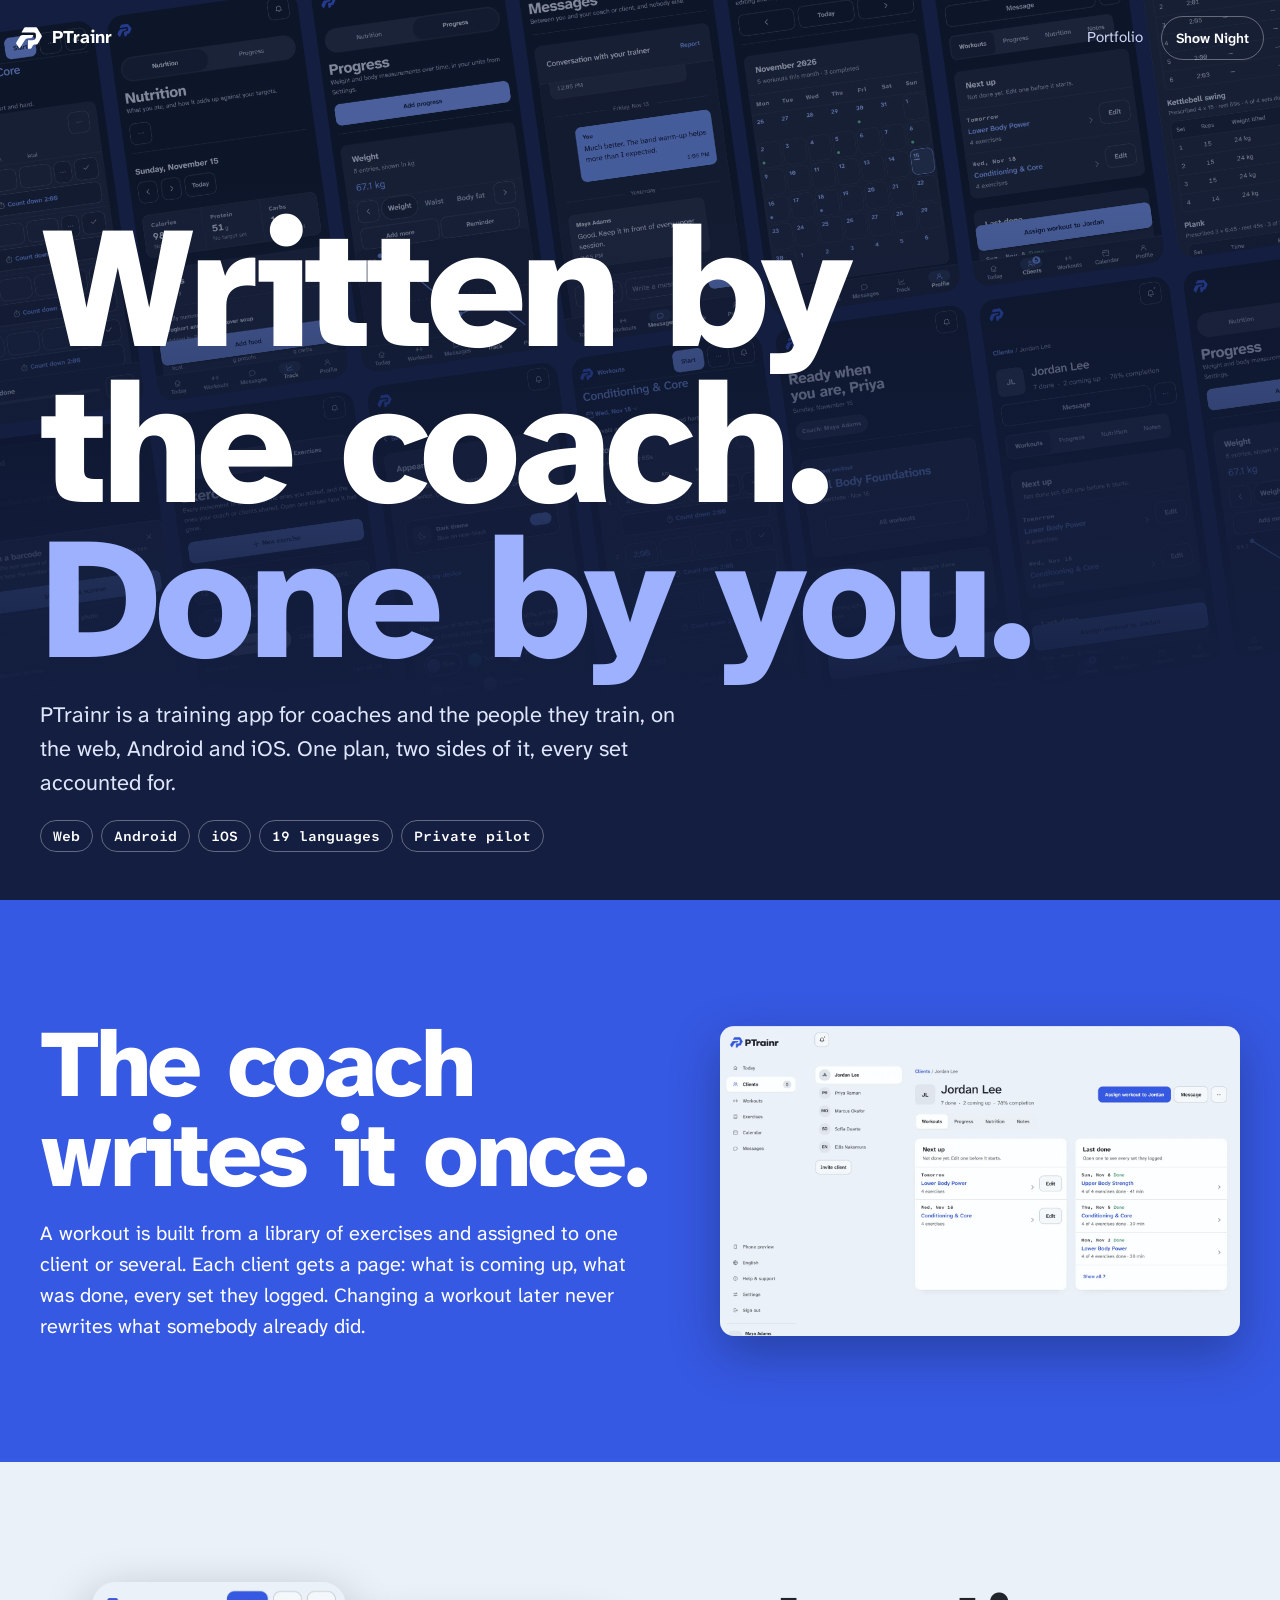
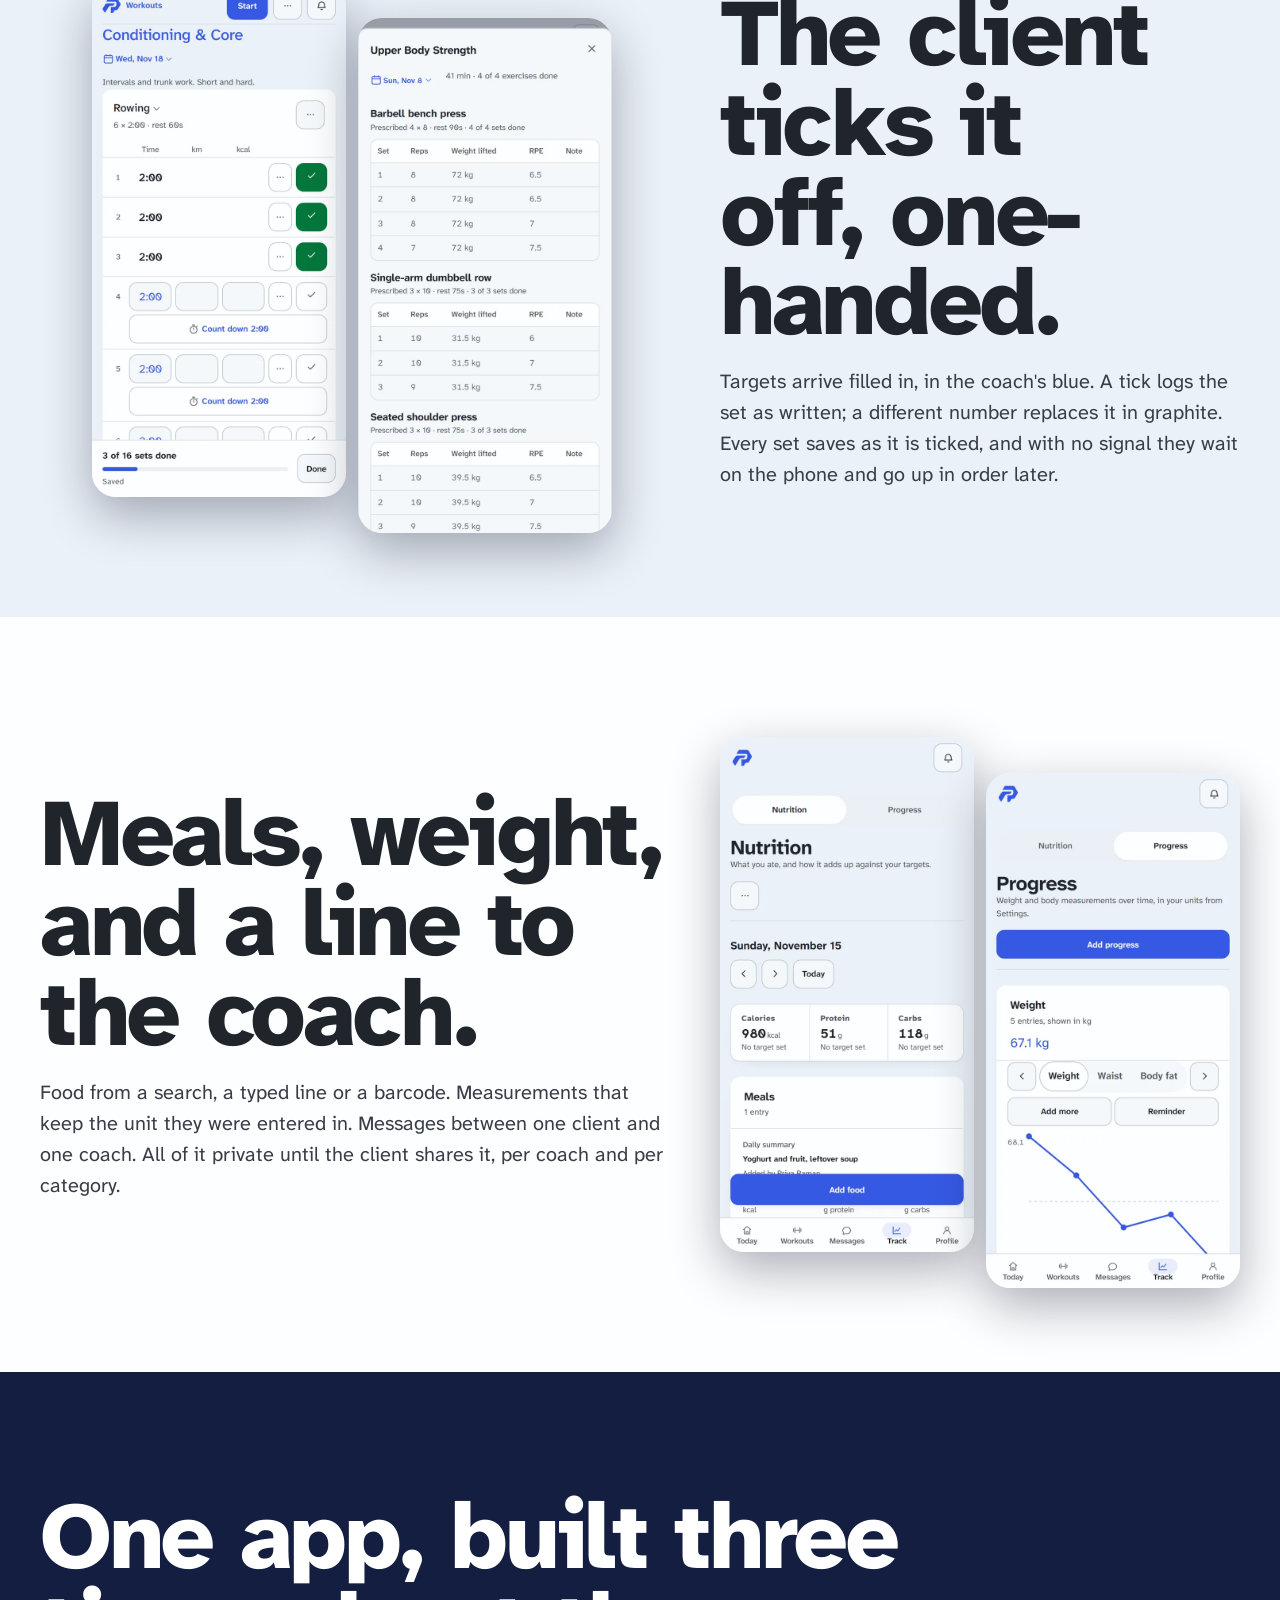
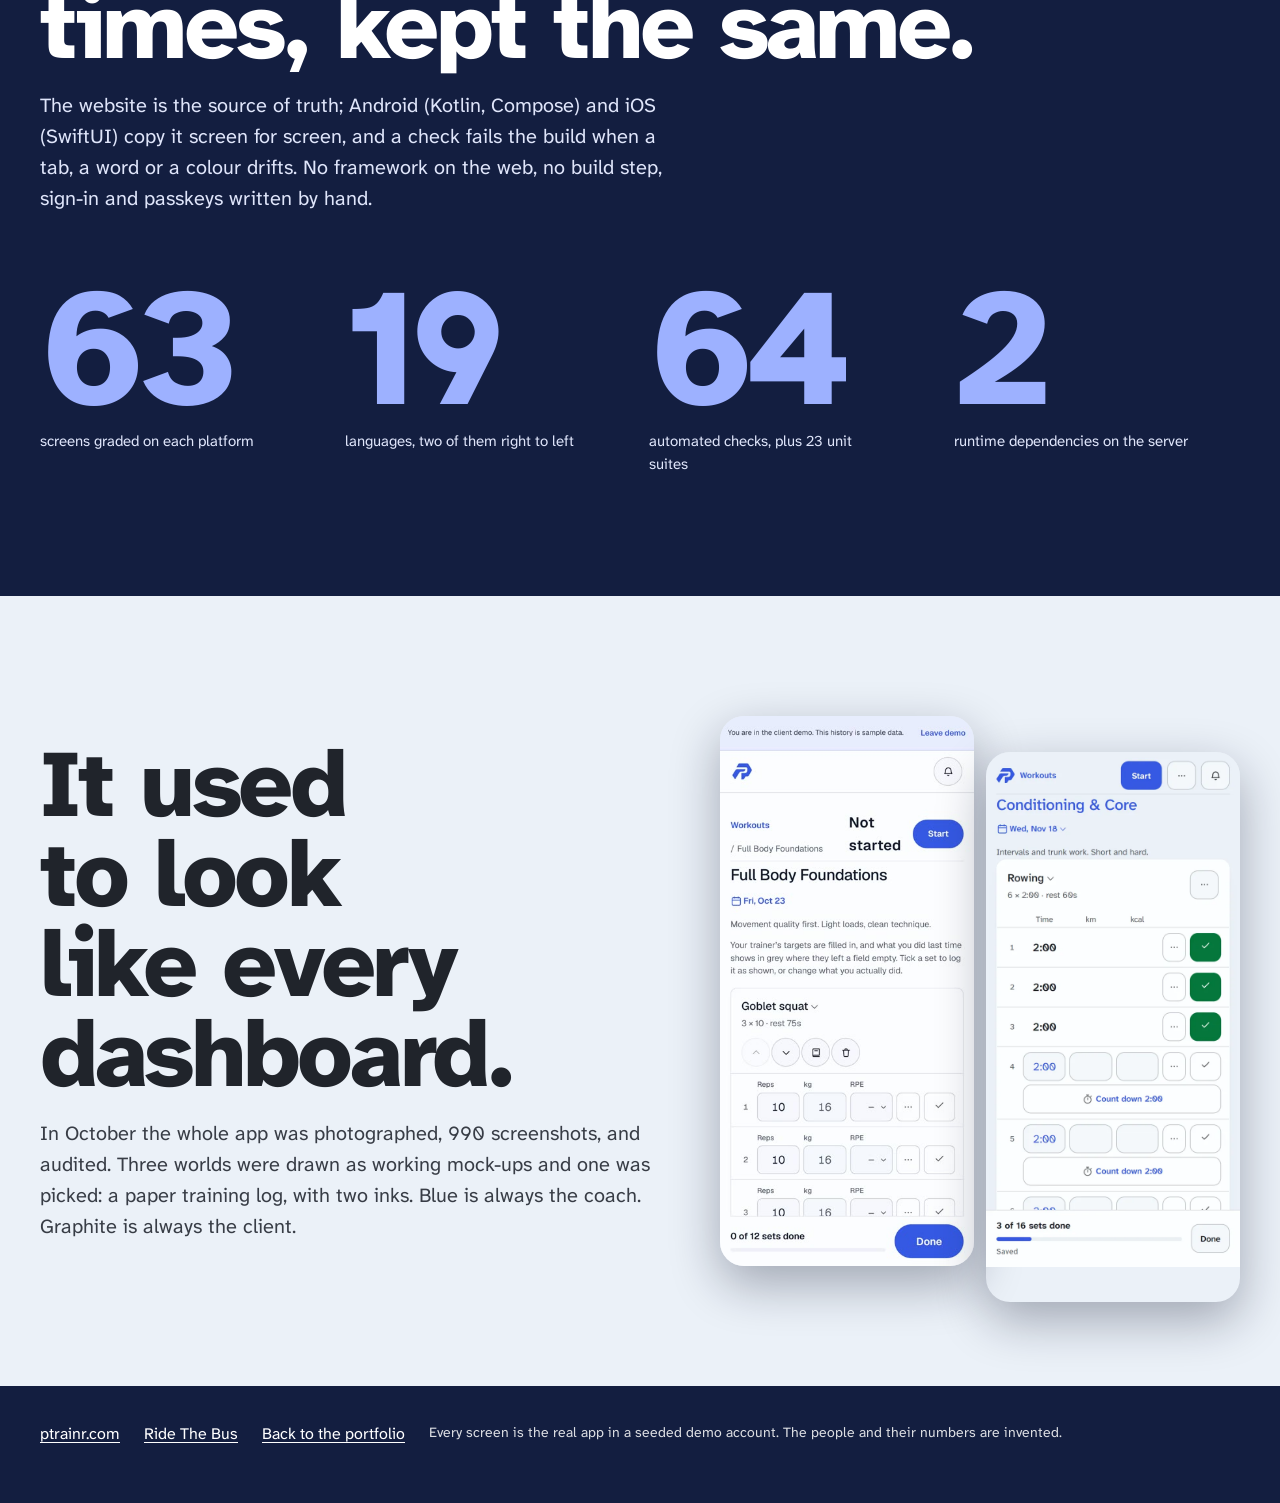
<file: design/ptrainr/c-wall-of-screens.html>
<!doctype html>
<html lang="en">
<head>
<meta charset="utf-8">
<meta name="viewport" content="width=device-width, initial-scale=1, viewport-fit=cover">
<title>PTrainr · direction C, the wall of screens</title>
<meta name="description" content="PTrainr: a training app for coaches and their clients, on the web, Android and iOS.">
<link rel="icon" href="../../ptrainr/img/logo.svg">
<link rel="stylesheet" href="shared.css">
<style>
/* Direction C: bold. The logo's navy, very large type, and the app's screens drifting past as a wall. */
:root{--navy:#131E40;--blue:#3659E3;--sky:#9db1ff}
body{background:var(--navy);color:#fff}
.bar{position:absolute;inset:0 0 auto;display:flex;align-items:center;gap:12px;padding:14px 16px;z-index:3}
.bar .mark{display:flex;align-items:center;gap:10px;font-weight:700;font-size:18px;color:#fff;text-decoration:none;margin-right:auto}
.bar .mark img{width:26px;height:26px;filter:brightness(0) invert(1)}
.bar a.back{font-size:15px;color:#c9d2f2;text-decoration:none;padding:12px 6px}
.theme-toggle{background:transparent;color:#fff;border-color:#ffffff55}
.hero{position:relative;min-height:100svh;display:grid;align-content:end;overflow:hidden;padding:96px 16px 28px}
.hero h1{font-size:clamp(52px,13.5vw,190px);line-height:.9;letter-spacing:-.04em;font-weight:800;position:relative;z-index:2;text-wrap:balance}
.hero h1 em{font-style:normal;color:var(--sky)}
.hero p{position:relative;z-index:2;font-size:clamp(17px,1.8vw,22px);max-width:30em;margin-top:20px;color:#dfe5fa}
.hero .tags{position:relative;z-index:2;display:flex;flex-wrap:wrap;gap:8px;margin-top:20px;font:600 14px var(--mono)}
.hero .tags span{border:1px solid #ffffff55;border-radius:999px;padding:6px 12px}
/* the wall: two rows of real screens drifting in opposite directions, tilted, behind the type */
.wall{position:absolute;inset:-6% -20% auto;z-index:1;transform:rotate(-8deg);opacity:.5;display:grid;gap:14px;pointer-events:none}
.row{display:flex;gap:14px;width:max-content;animation:drift 70s linear infinite}
.row:nth-child(2){animation-direction:reverse;animation-duration:90s}
.row img{width:clamp(120px,15vw,210px);height:auto;border-radius:16px}
@keyframes drift{to{transform:translateX(-50%)}}
.hero::after{content:"";position:absolute;inset:0;background:linear-gradient(to top,var(--navy) 22%,transparent 80%);z-index:1}
section.block{padding:64px 16px}
.inner{max-width:1200px;margin:0 auto;display:grid;gap:28px;align-items:center}
.block h2{font-size:clamp(38px,7.4vw,96px);line-height:.95;letter-spacing:-.035em;font-weight:800;text-wrap:balance}
.block p{font-size:clamp(17px,1.6vw,20px);max-width:32em;margin-top:18px}
.block.coach{background:var(--blue);color:#fff}
.block.client{background:var(--desk);color:var(--ink)}
.block.client p{color:var(--ink-2)}
.block.sheet{background:var(--paper);color:var(--ink)}
.block.sheet p{color:var(--ink-2)}
.phones{display:grid;grid-template-columns:1fr 1fr;gap:12px;max-width:520px;justify-self:center;width:100%}
.phones .p{border-radius:24px;overflow:hidden;box-shadow:0 18px 50px #0b122b55}
.phones .p:last-child{transform:translateY(36px)}
.deskshot{border-radius:14px;overflow:hidden;box-shadow:0 18px 50px #0b122b55}
.big{display:grid;grid-template-columns:repeat(2,minmax(0,1fr));gap:26px 18px;margin-top:8px}
.big dd{font:800 clamp(64px,13vw,170px)/.85 var(--sans);letter-spacing:-.05em;color:var(--sky)}
.big dt{font-size:15px;margin-top:10px;color:#dfe5fa;max-width:16em}
.block.navy p{color:#dfe5fa}
.end{padding:36px 16px 56px;display:flex;flex-wrap:wrap;gap:10px 24px;font-size:16px;max-width:1232px;margin:0 auto}
.end a{color:#fff}
.small{font-size:14px!important;opacity:.85}
[data-reveal].pre{opacity:0;transform:translateY(28px)}
[data-reveal].in{opacity:1;transform:none;transition:opacity .6s ease-out,transform .6s cubic-bezier(.16,.8,.2,1)}
@media (prefers-reduced-motion:reduce){.row{animation:none}}
@media (min-width:768px){
  .hero{padding:110px 40px 48px}
  section.block{padding:120px 40px}
  .inner{grid-template-columns:minmax(0,6fr) minmax(0,5fr);gap:56px}
  .inner.one{grid-template-columns:1fr}
  .block.flip .inner > :first-child{order:2}
  .big{grid-template-columns:repeat(4,minmax(0,1fr))}
}
</style>
</head>
<body>
<header class="hero">
  <div class="bar">
    <a class="mark" href="#top"><img src="../../ptrainr/img/logo.svg" alt="">PTrainr</a>
    <a class="back" href="../../">Portfolio</a>
    <button class="theme-toggle" type="button">Show Night</button>
  </div>
  <div class="wall" aria-hidden="true">
    <div class="row" data-wall="client-today logger-ticked nutrition-priya progress-priya messages-priya client-calendar trainer-client client-workout-done"></div>
    <div class="row" data-wall="trainer-today client-barcode client-exercises client-settings-appearance logger-ticked client-today trainer-client progress-priya"></div>
  </div>
  <h1 id="top">Written by the coach. <em>Done by you.</em></h1>
  <p>PTrainr is a training app for coaches and the people they train, on the web, Android and iOS. One plan, two sides of it, every set accounted for.</p>
  <div class="tags"><span>Web</span><span>Android</span><span>iOS</span><span>19 languages</span><span>Private pilot</span></div>
</header>

<section class="block coach">
  <div class="inner">
    <div data-reveal>
      <h2>The coach writes it once.</h2>
      <p>A workout is built from a library of exercises and assigned to one client or several. Each client gets a page: what is coming up, what was done, every set they logged. Changing a workout later never rewrites what somebody already did.</p>
    </div>
    <div class="deskshot" data-reveal><img class="day" src="../../ptrainr/img/desk-trainer-client-day.webp" width="1600" height="956" alt="The coach's desktop page for one client." loading="lazy"><img class="night" src="../../ptrainr/img/desk-trainer-client-night.webp" width="1600" height="956" alt="The same page, Night." loading="lazy"></div>
  </div>
</section>

<section class="block client flip">
  <div class="inner">
    <div data-reveal>
      <h2>The client ticks it off, one-handed.</h2>
      <p>Targets arrive filled in, in the coach's blue. A tick logs the set as written; a different number replaces it in graphite. Every set saves as it is ticked, and with no signal they wait on the phone and go up in order later.</p>
    </div>
    <div class="phones" data-reveal>
      <div class="p"><img class="day" src="../../ptrainr/img/phone-logger-ticked-day.webp" width="640" height="1298" alt="The logger with three sets ticked." loading="lazy"><img class="night" src="../../ptrainr/img/phone-logger-ticked-night.webp" width="640" height="1298" alt="The logger, Night." loading="lazy"></div>
      <div class="p"><img class="day" src="../../ptrainr/img/phone-client-workout-done-day.webp" width="640" height="1298" alt="A finished workout, set by set." loading="lazy"><img class="night" src="../../ptrainr/img/phone-client-workout-done-night.webp" width="640" height="1298" alt="A finished workout, Night." loading="lazy"></div>
    </div>
  </div>
</section>

<section class="block sheet">
  <div class="inner">
    <div data-reveal>
      <h2>Meals, weight, and a line to the coach.</h2>
      <p>Food from a search, a typed line or a barcode. Measurements that keep the unit they were entered in. Messages between one client and one coach. All of it private until the client shares it, per coach and per category.</p>
    </div>
    <div class="phones" data-reveal>
      <div class="p"><img class="day" src="../../ptrainr/img/phone-nutrition-priya-day.webp" width="640" height="1298" alt="Nutrition: the day's totals above the meals." loading="lazy"><img class="night" src="../../ptrainr/img/phone-nutrition-priya-night.webp" width="640" height="1298" alt="Nutrition, Night." loading="lazy"></div>
      <div class="p"><img class="day" src="../../ptrainr/img/phone-progress-priya-day.webp" width="640" height="1298" alt="Progress: a weight chart." loading="lazy"><img class="night" src="../../ptrainr/img/phone-progress-priya-night.webp" width="640" height="1298" alt="Progress, Night." loading="lazy"></div>
    </div>
  </div>
</section>

<section class="block navy">
  <div class="inner one">
    <div data-reveal>
      <h2>One app, built three times, kept the same.</h2>
      <p>The website is the source of truth; Android (Kotlin, Compose) and iOS (SwiftUI) copy it screen for screen, and a check fails the build when a tab, a word or a colour drifts. No framework on the web, no build step, sign-in and passkeys written by hand.</p>
    </div>
    <dl class="big" data-reveal>
      <div><dd>63</dd><dt>screens graded on each platform</dt></div>
      <div><dd>19</dd><dt>languages, two of them right to left</dt></div>
      <div><dd>64</dd><dt>automated checks, plus 23 unit suites</dt></div>
      <div><dd>2</dd><dt>runtime dependencies on the server</dt></div>
    </dl>
  </div>
</section>

<section class="block client">
  <div class="inner">
    <div data-reveal>
      <h2>It used to look like every dashboard.</h2>
      <p>In October the whole app was photographed, 990 screenshots, and audited. Three worlds were drawn as working mock-ups and one was picked: a paper training log, with two inks. Blue is always the coach. Graphite is always the client.</p>
    </div>
    <div class="phones" data-reveal>
      <div class="p"><img src="../../ptrainr/img/before-logger-phone.jpg" width="780" height="1688" alt="The logger before the redesign." loading="lazy"></div>
      <div class="p"><img class="day" src="../../ptrainr/img/phone-logger-ticked-day.webp" width="640" height="1298" alt="The logger today." loading="lazy"><img class="night" src="../../ptrainr/img/phone-logger-ticked-night.webp" width="640" height="1298" alt="The logger today, Night." loading="lazy"></div>
    </div>
  </div>
</section>

<p class="end"><a href="https://www.ptrainr.com">ptrainr.com</a><a href="../../ride-the-bus/">Ride The Bus</a><a href="../../">Back to the portfolio</a><span class="small">Every screen is the real app in a seeded demo account. The people and their numbers are invented.</span></p>
<script src="shared.js"></script>
<script>
// Fill the wall: each row's screens twice over, so the drift loops without a seam.
for (const row of document.querySelectorAll('[data-wall]')) {
  const names = row.dataset.wall.split(' ');
  row.innerHTML = [...names, ...names].map(name => `<img src="../../ptrainr/img/phone-${name}-night.webp" width="640" height="1298" alt="" loading="eager">`).join('');
}
</script>
</body>
</html>
</file>
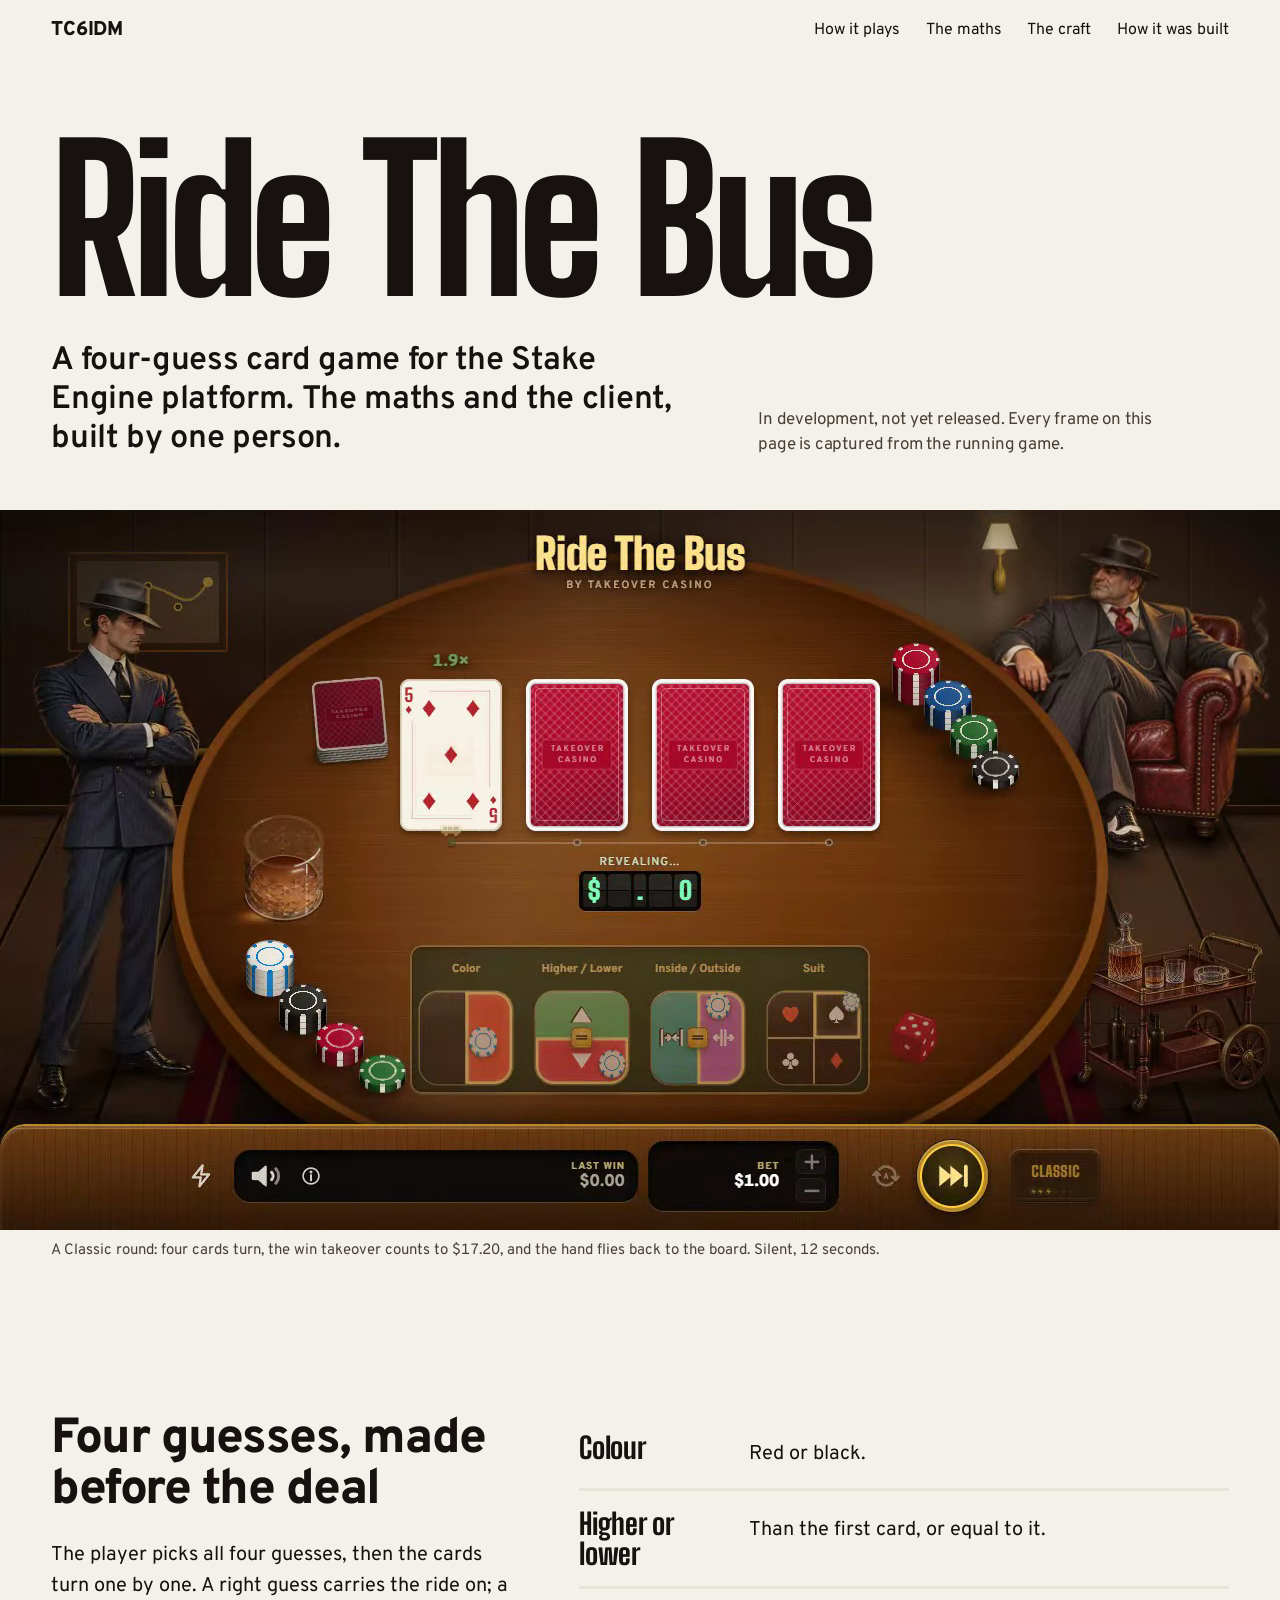
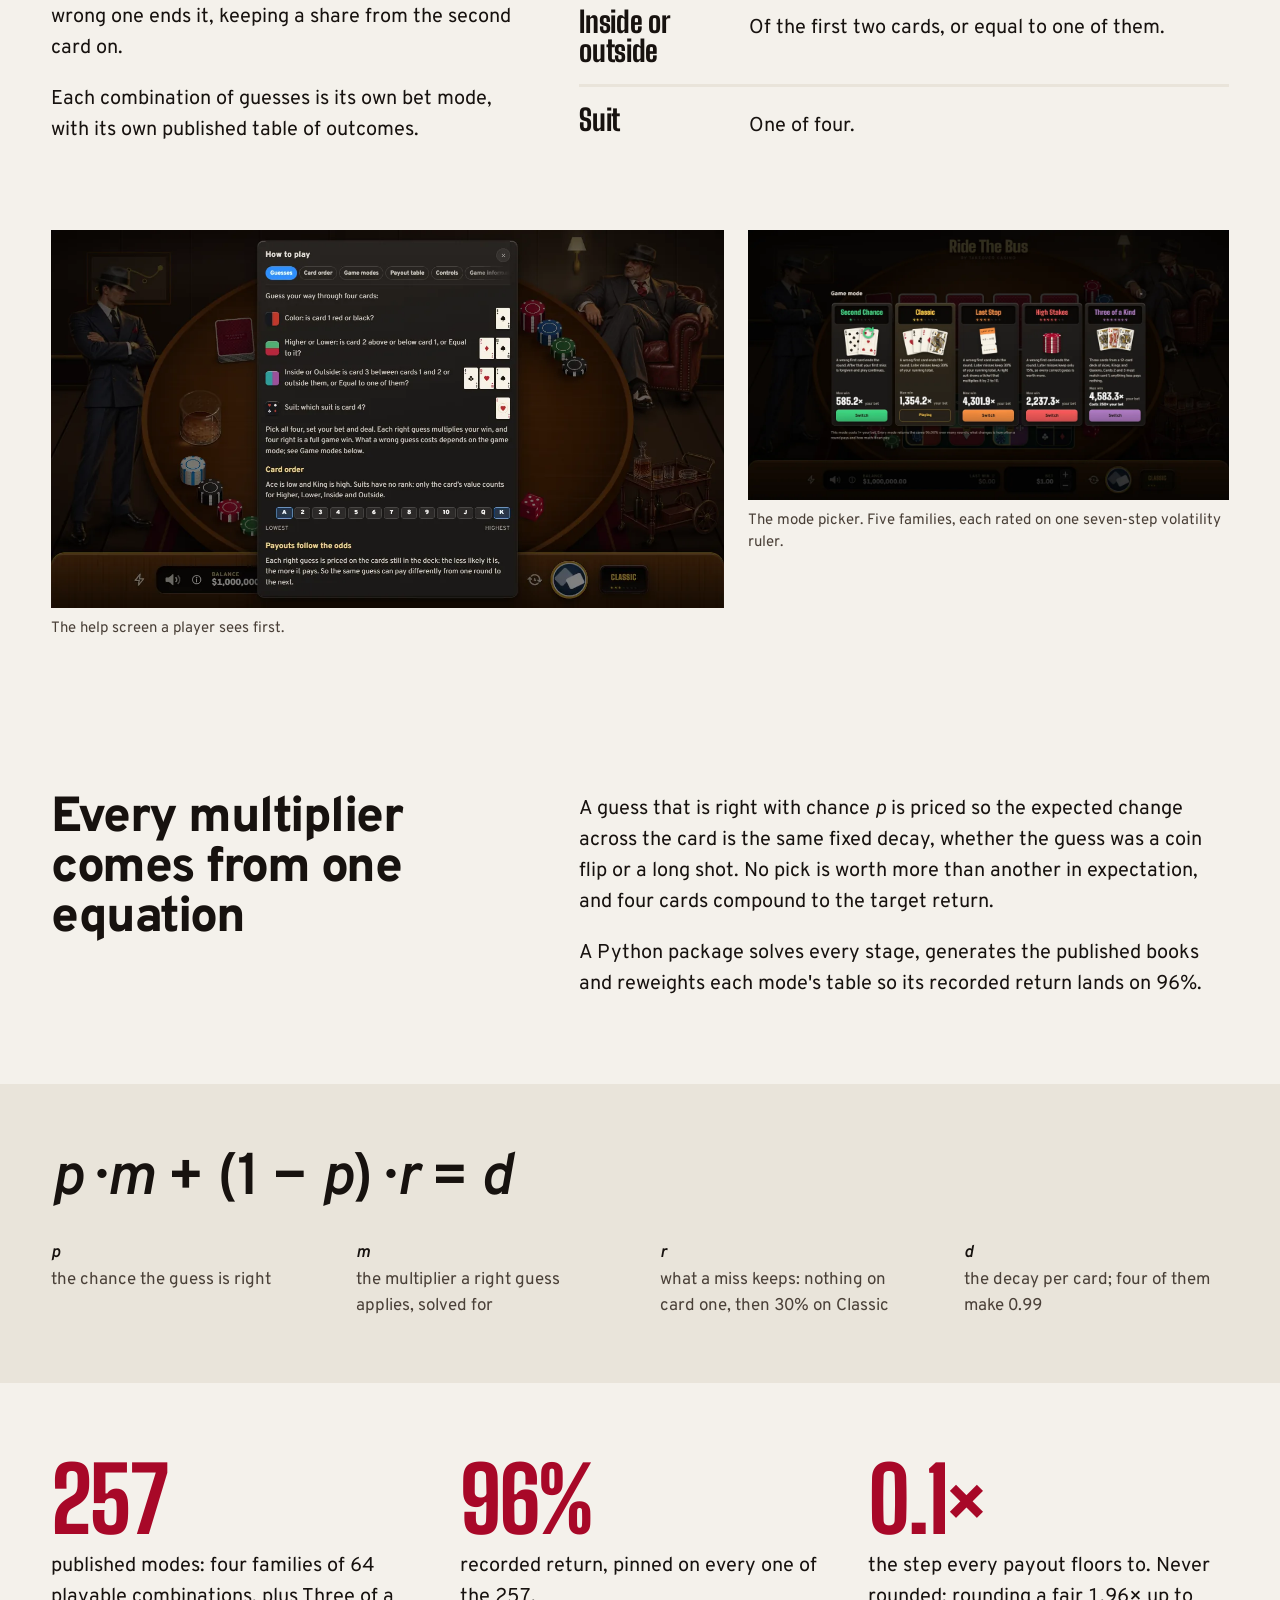
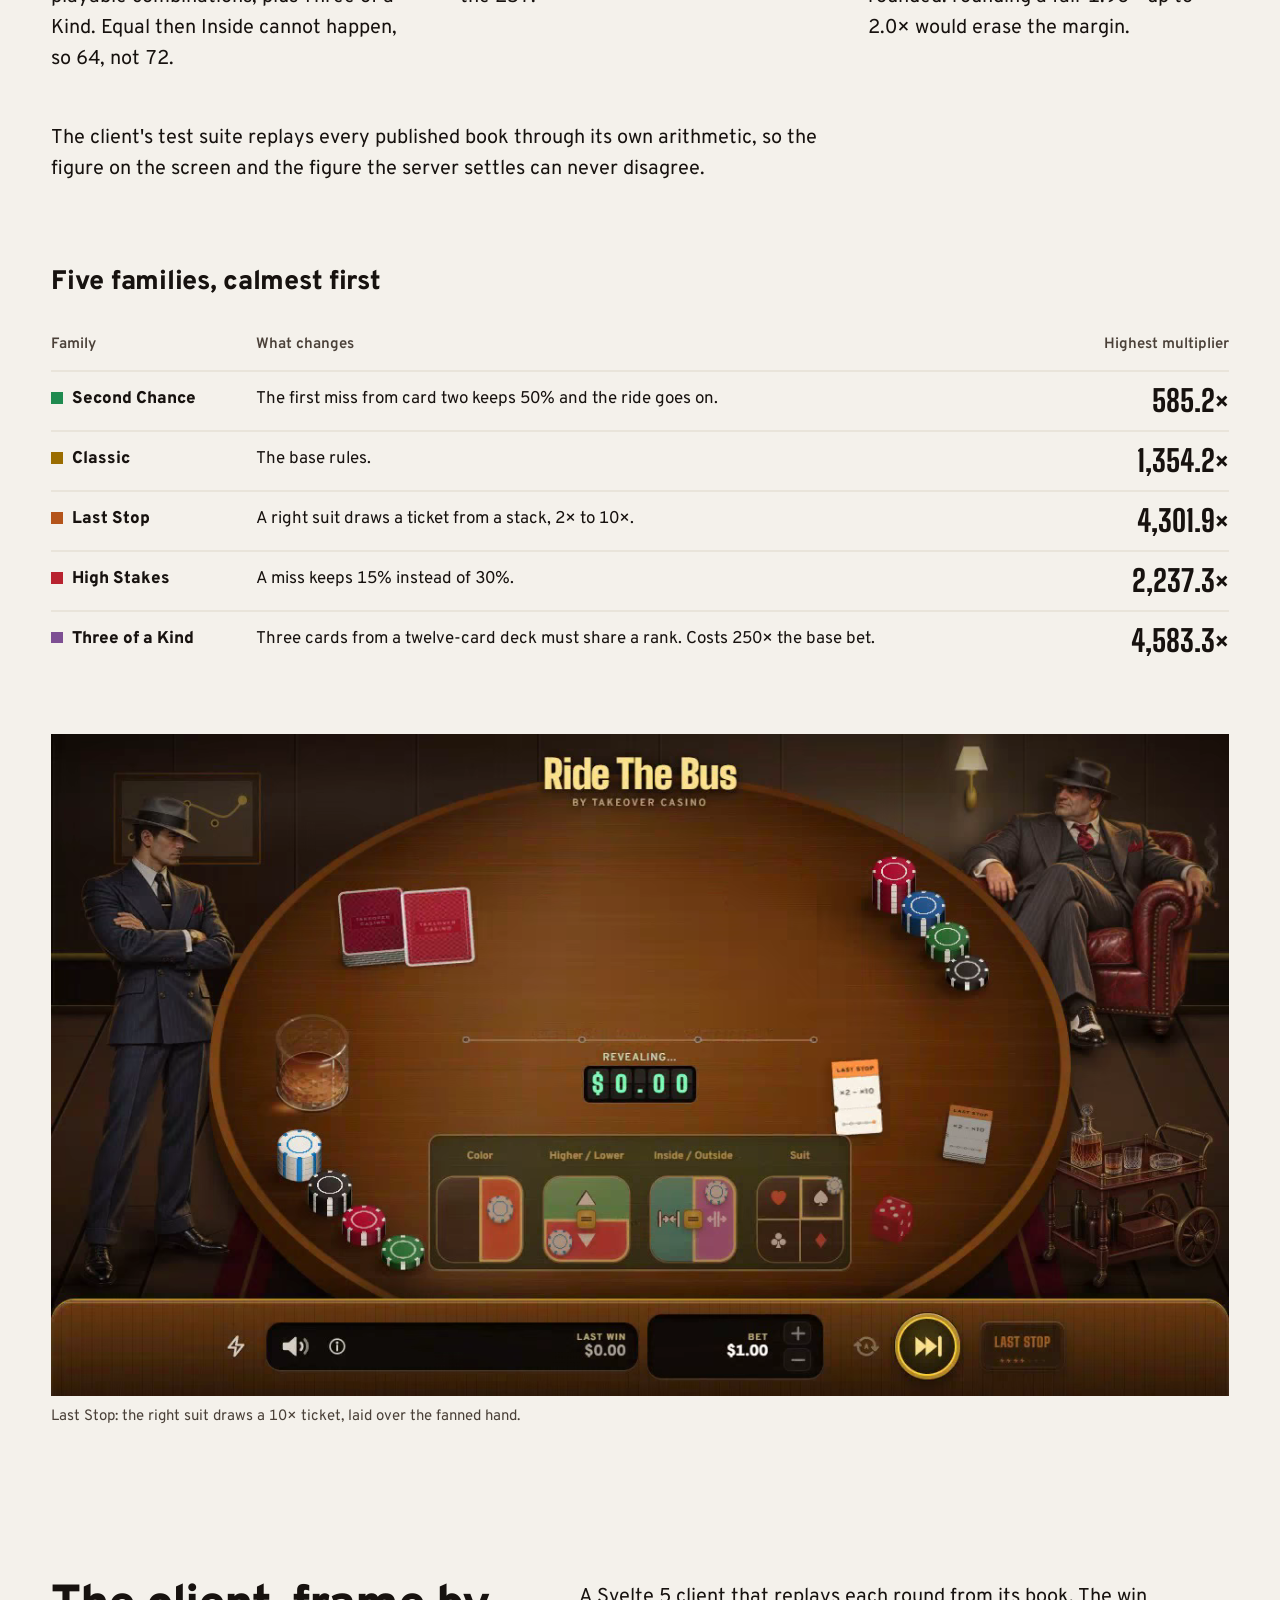
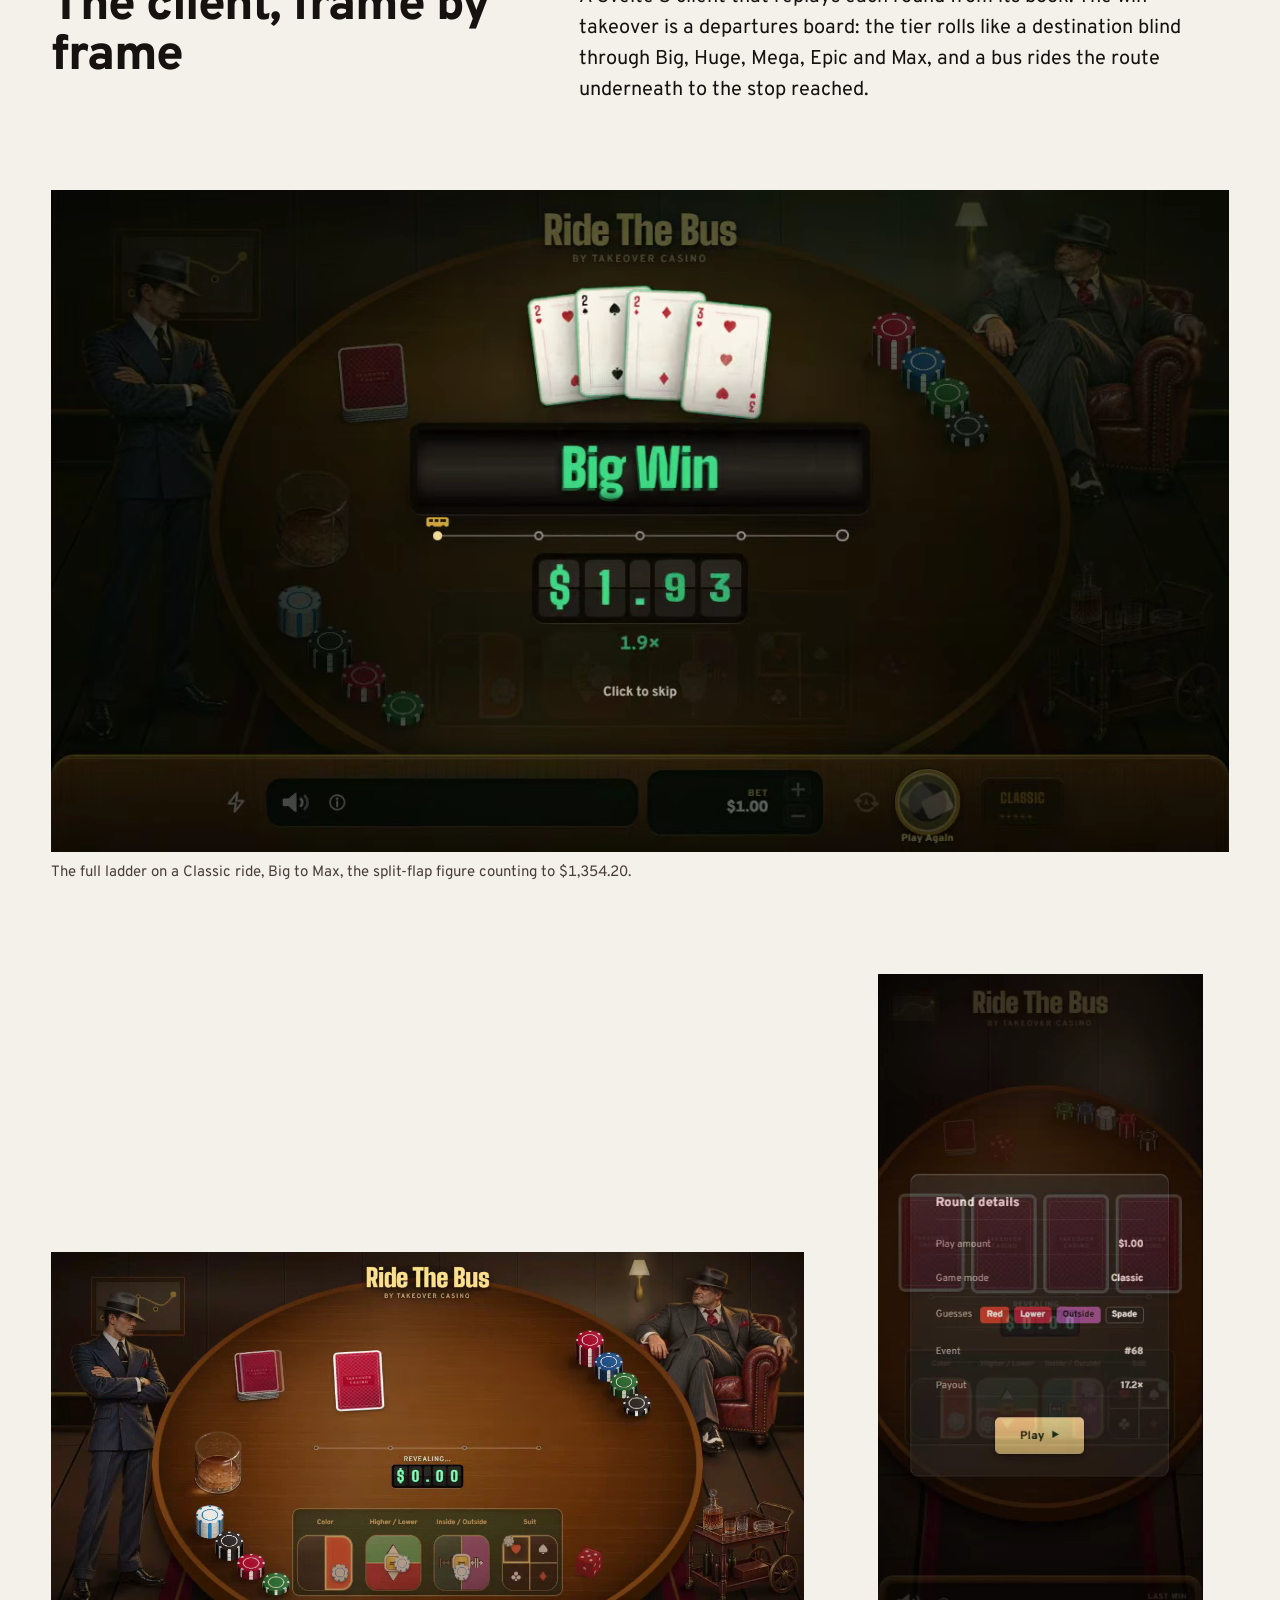
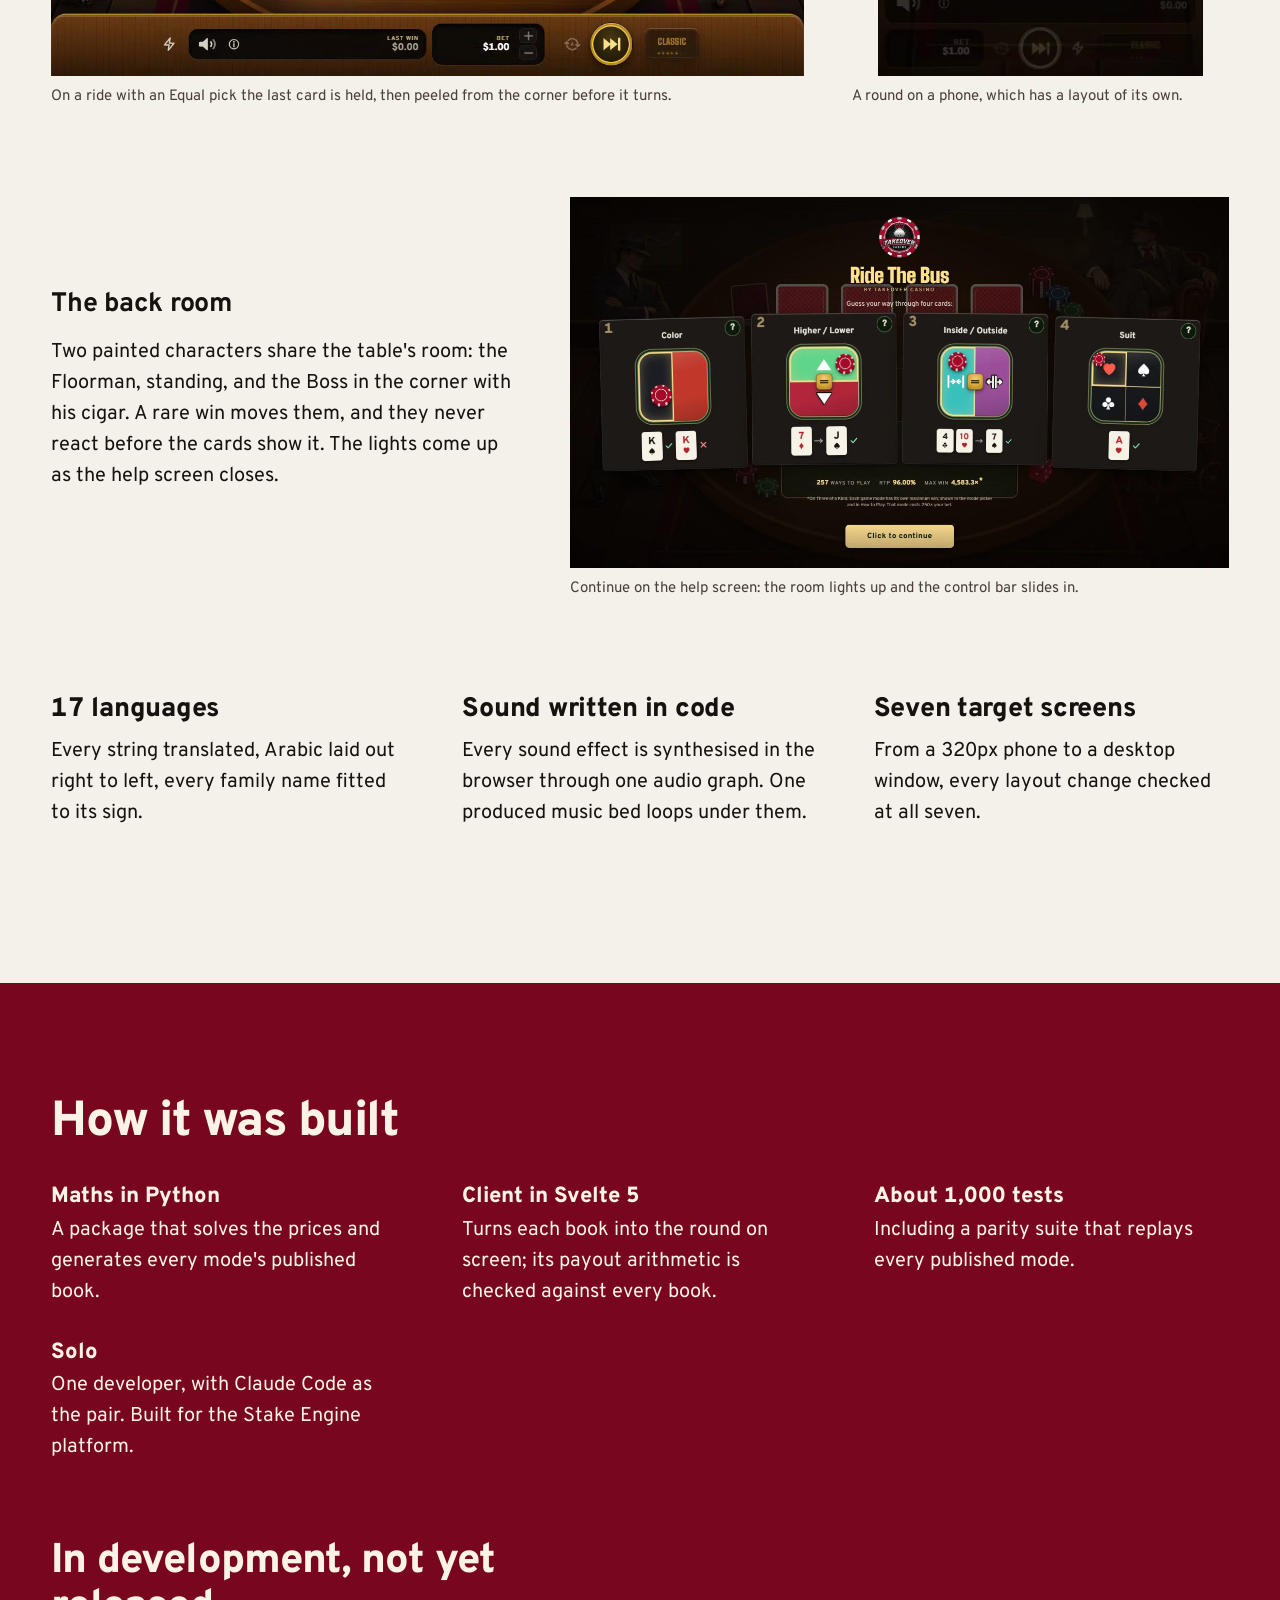
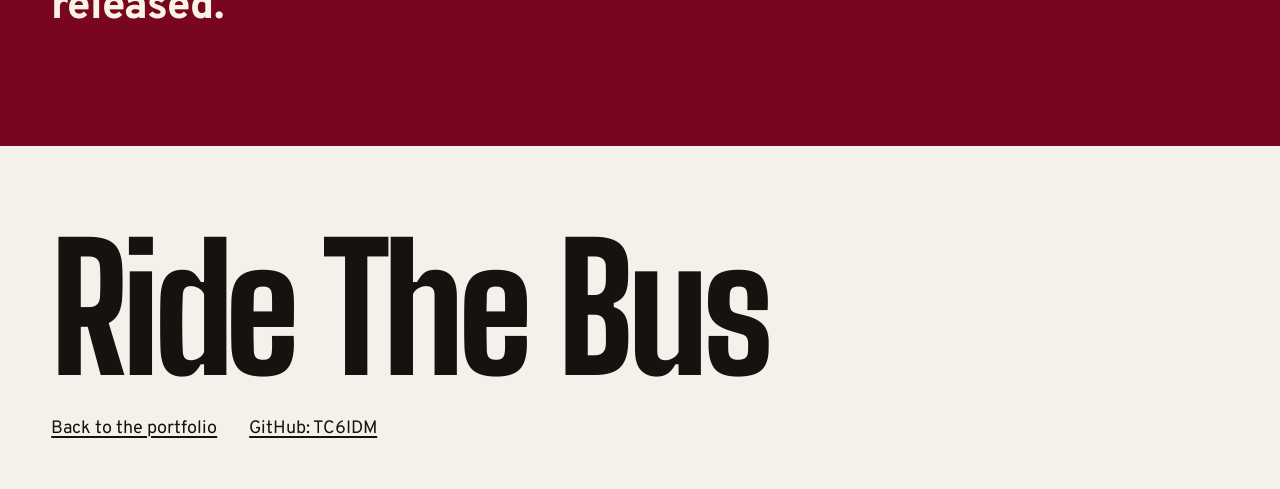
<file: design/ride-the-bus/a.html>
<!doctype html>
<html lang="en">
<head>
<meta charset="utf-8">
<meta name="viewport" content="width=device-width, initial-scale=1">
<title>Ride The Bus, direction A: the case file</title>
<meta name="description" content="Ride The Bus: a four-guess card game for the Stake Engine platform, maths and client built solo by TC6IDM. In development.">
<link rel="icon" href="data:,">
<meta name="color-scheme" content="light dark">
<link rel="preconnect" href="https://fonts.googleapis.com">
<link rel="preconnect" href="https://fonts.gstatic.com" crossorigin>
<link href="https://fonts.googleapis.com/css2?family=Big+Shoulders+Display:wght@800&family=Overpass:wght@400;600;800&display=swap" rel="stylesheet">
<style>
:root{
  --ground:#f4f1eb; --ground-2:#e9e4da; --ink:#17120f; --ink-2:#4a4038;
  --accent:#a80828; --accent-ink:#fbf6ee; --field:#78061e;
  --gold:#8a6410;
  --sc:#1f8a4f; --cl:#9a6c00; --ls:#b4541a; --hs:#b8232f; --tr:#7d4f93;
  --m:clamp(16px,4vw,56px); --max:1320px;
  --display:'Big Shoulders Display','Overpass',sans-serif; --body:'Overpass',system-ui,sans-serif;
}
@media (prefers-color-scheme:dark){:root{
  --ground:#15110e; --ground-2:#211a15; --ink:#ece6da; --ink-2:#bdb3a4;
  --accent:#f5d78c; --accent-ink:#1a120c; --field:#5c0517; --gold:#f5d78c;
  --sc:#3ddc84; --cl:#ffc93c; --ls:#ff9240; --hs:#ff6b6b; --tr:#c39ad6;
}}
*{box-sizing:border-box}
html{-webkit-text-size-adjust:100%;scroll-padding-top:72px}
body{margin:0;background:var(--ground);color:var(--ink);font:400 clamp(17px,1.05vw + 12px,20px)/1.55 var(--body);font-variant-numeric:tabular-nums}
img,video{display:block;max-width:100%;height:auto}
a{color:inherit;text-decoration-thickness:2px;text-underline-offset:3px}
a:hover{color:var(--accent)}
:focus-visible{outline:3px solid var(--accent);outline-offset:3px;border-radius:2px}
.wrap{max-width:var(--max);margin:0 auto;padding:0 var(--m)}
.skip{position:absolute;left:-9999px}.skip:focus{left:var(--m);top:8px;background:var(--ink);color:var(--ground);padding:8px 12px;z-index:9}

/* bar */
header.bar{position:sticky;top:0;z-index:5;background:var(--ground)}
header.bar .wrap{display:flex;align-items:center;justify-content:space-between;gap:24px;height:60px}
.wordmark{font-weight:800;text-decoration:none;letter-spacing:-.01em}
header nav{display:flex;gap:clamp(14px,2vw,32px);font-size:16px}
header nav a{text-decoration:none;padding:8px 0}
header nav a:hover{text-decoration:underline}
@media (max-width:720px){header nav a:not(.keep){display:none}}

/* hero */
.hero{padding-top:clamp(32px,6vw,88px)}
.hero h1{font:800 clamp(72px,15.5vw,236px)/.84 var(--display);letter-spacing:-.035em;margin:0;color:var(--ink)}
.hero .lede{display:grid;grid-template-columns:1fr;gap:12px 48px;margin:clamp(20px,3vw,40px) 0 clamp(28px,4vw,56px)}
.hero .lede p{margin:0;max-width:30ch;font-size:clamp(22px,1.6vw + 12px,34px);line-height:1.2;font-weight:600;letter-spacing:-.01em}
.hero .lede p.status{font-size:17px;font-weight:400;color:var(--ink-2);max-width:36ch;align-self:end;line-height:1.5}
@media (min-width:900px){.hero .lede{grid-template-columns:1.4fr 1fr}}
.reel{margin:0;background:#0b0907}
.reel video{width:100%;aspect-ratio:16/9;object-fit:cover}
figcaption{font-size:15px;line-height:1.45;color:var(--ink-2);padding-top:10px;max-width:70ch}
.hero figcaption{padding-left:var(--m);padding-right:var(--m);max-width:var(--max);margin:0 auto}

section{padding:clamp(96px,12vw,200px) 0 0}
h2{font:800 clamp(30px,2.6vw + 16px,60px)/1.02 var(--body);letter-spacing:-.03em;margin:0 0 24px;max-width:18ch}
.cols{display:grid;gap:32px 64px}
@media (min-width:900px){.cols{grid-template-columns:5fr 7fr}}
.prose p{margin:0 0 1em;max-width:60ch}

/* plays */
ol.guesses{list-style:none;margin:0;padding:0;counter-reset:none}
ol.guesses li{display:grid;grid-template-columns:7.5em 1fr;gap:4px 20px;padding:18px 0;align-items:baseline}
ol.guesses li+li{border-top:3px solid var(--ground-2)}
ol.guesses b{font:800 clamp(24px,1.2vw + 14px,34px)/1 var(--display);letter-spacing:-.01em}
ol.guesses span{color:var(--ink)}
@media (max-width:520px){ol.guesses li{grid-template-columns:1fr}}
.pair{display:grid;gap:24px;margin-top:clamp(40px,5vw,72px)}
@media (min-width:900px){.pair{grid-template-columns:7fr 5fr;align-items:start}}
.pair figure{margin:0}

/* maths */
.formula{margin:clamp(40px,5vw,72px) calc(var(--m) * -1) 0;background:var(--ground-2);padding:clamp(32px,5vw,72px) var(--m)}
.formula p.eq{font:600 clamp(26px,4.6vw,76px)/1.1 var(--body);letter-spacing:-.02em;margin:0;white-space:nowrap;overflow-x:auto}
.formula i{font-style:italic;font-weight:600}
.formula dl{display:grid;grid-template-columns:repeat(auto-fit,minmax(200px,1fr));gap:16px 40px;margin:28px 0 0;font-size:17px}
.formula dt{font-weight:800}.formula dd{margin:0;color:var(--ink-2)}
.figures{display:grid;grid-template-columns:repeat(auto-fit,minmax(min(100%,260px),1fr));gap:40px 48px;margin:clamp(48px,6vw,96px) 0 0;padding:0}
.figures div{margin:0}
.figures dt{font:800 clamp(64px,7vw,120px)/.9 var(--display);letter-spacing:-.03em;color:var(--accent)}
.figures dd{margin:10px 0 0;max-width:34ch}
table.fam{width:100%;border-collapse:collapse;margin-top:clamp(48px,6vw,96px);font-size:17px}
table.fam caption{text-align:left;font-weight:800;font-size:clamp(22px,1vw + 14px,28px);padding-bottom:16px;letter-spacing:-.01em}
table.fam th,table.fam td{text-align:left;padding:14px 16px 14px 0;border-top:2px solid var(--ground-2);vertical-align:top}
table.fam thead th{border-top:0;font-weight:600;color:var(--ink-2);font-size:15px}
table.fam td.max{text-align:right;font:800 clamp(22px,1.4vw + 12px,32px)/1 var(--display);white-space:nowrap;padding-right:0}
table.fam th.max{text-align:right;padding-right:0}
table.fam th[scope=row]{font-weight:800;white-space:nowrap}
table.fam th[scope=row]::before{content:"";display:inline-block;width:.7em;height:.7em;margin-right:.5em;background:var(--c);vertical-align:-.02em}
@media (max-width:640px){
  table.fam thead{display:none}
  table.fam tr{display:grid;grid-template-columns:1fr auto;border-top:2px solid var(--ground-2);padding:12px 0}
  table.fam th,table.fam td{border:0;padding:4px 0}
  table.fam td.rule{grid-column:1/-1;order:3}
}

/* craft */
.lead-fig{margin:clamp(40px,5vw,64px) 0 0}
.lead-fig video{width:100%;aspect-ratio:16/9;object-fit:cover;background:#0b0907}
.duo{display:grid;gap:40px 48px;margin-top:clamp(56px,7vw,112px)}
@media (min-width:900px){.duo{grid-template-columns:8fr 4fr;align-items:end}}
.duo figure{margin:0}
.duo video{width:100%;background:#0b0907}
.duo .phone video{aspect-ratio:390/844;max-height:78vh;width:auto;margin:0 auto}
.facts{display:grid;grid-template-columns:repeat(auto-fit,minmax(min(100%,300px),1fr));gap:32px 56px;margin:clamp(56px,7vw,112px) 0 0;padding:0;list-style:none}
.facts b{display:block;font-size:clamp(22px,1vw + 14px,28px);font-weight:800;letter-spacing:-.01em;margin-bottom:6px}
.room{display:grid;gap:24px 48px;margin-top:clamp(56px,7vw,112px)}
@media (min-width:900px){.room{grid-template-columns:5fr 7fr;align-items:center}}
.room figure{margin:0}

/* built */
.built{margin-top:clamp(96px,12vw,200px);background:var(--field);color:#fbf3e6;padding:clamp(72px,9vw,160px) 0}
.built h2{color:#fbf3e6}
.built ul{list-style:none;padding:0;margin:32px 0 0;display:grid;grid-template-columns:repeat(auto-fit,minmax(min(100%,280px),1fr));gap:28px 56px}
.built li b{display:block;font-size:22px;font-weight:800}
.built p.state{font:800 clamp(28px,2vw + 16px,48px)/1.1 var(--body);letter-spacing:-.02em;margin:clamp(48px,6vw,88px) 0 0;max-width:22ch}
.built a{color:#fbf3e6}

footer{padding:clamp(56px,7vw,112px) 0 40px}
footer .name{font:800 clamp(56px,13.5vw,212px)/.84 var(--display);letter-spacing:-.035em;margin:0 0 28px}
footer nav{display:flex;flex-wrap:wrap;gap:12px 32px;font-size:18px}
footer nav a{padding:6px 0}

/* entrance: content is visible without script; script opts in */
.js [data-rise]{opacity:0;transform:translateY(24px);transition:opacity .48s cubic-bezier(.2,.7,.2,1) var(--d,0ms),transform .48s cubic-bezier(.2,.7,.2,1) var(--d,0ms)}
.js [data-rise].in{opacity:1;transform:none}
@media (prefers-reduced-motion:reduce){.js [data-rise]{opacity:1;transform:none;transition:none}}
</style>
</head>
<body>
<a class="skip" href="#main">Skip to content</a>
<header class="bar"><div class="wrap">
  <a class="wordmark" href="../../">TC6IDM</a>
  <nav aria-label="On this page"><a href="#plays">How it plays</a><a href="#maths" class="keep">The maths</a><a href="#craft">The craft</a><a href="#built" class="keep">How it was built</a></nav>
</div></header>

<main id="main">
<div class="hero">
  <div class="wrap">
    <h1>Ride The Bus</h1>
    <div class="lede">
      <p>A four-guess card game for the Stake Engine platform. The maths and the client, built by one person.</p>
      <p class="status">In development, not yet released. Every frame on this page is captured from the running game.</p>
    </div>
  </div>
  <figure class="reel">
    <video data-auto muted playsinline loop preload="metadata" poster="../../ride-the-bus/media/round-classic-poster.webp" aria-describedby="cap-hero">
      <source src="../../ride-the-bus/media/round-classic.webm" type="video/webm">
      <source src="../../ride-the-bus/media/round-classic.mp4" type="video/mp4">
    </video>
  </figure>
  <figcaption id="cap-hero">A Classic round: four cards turn, the win takeover counts to $17.20, and the hand flies back to the board. Silent, 12 seconds.</figcaption>
</div>

<section id="plays" aria-labelledby="h-plays"><div class="wrap">
  <div class="cols">
    <div data-rise>
      <h2 id="h-plays">Four guesses, made before the deal</h2>
      <div class="prose"><p>The player picks all four guesses, then the cards turn one by one. A right guess carries the ride on; a wrong one ends it, keeping a share from the second card on.</p>
      <p>Each combination of guesses is its own bet mode, with its own published table of outcomes.</p></div>
    </div>
    <ol class="guesses" data-rise style="--d:80ms">
      <li><b>Colour</b><span>Red or black.</span></li>
      <li><b>Higher or lower</b><span>Than the first card, or equal to it.</span></li>
      <li><b>Inside or outside</b><span>Of the first two cards, or equal to one of them.</span></li>
      <li><b>Suit</b><span>One of four.</span></li>
    </ol>
  </div>
  <div class="pair">
    <figure data-rise><img src="../../ride-the-bus/media/how-to-play.webp" width="1280" height="720" loading="lazy" alt="The game's help screen: the four guess squares with a short rule beside each."><figcaption>The help screen a player sees first.</figcaption></figure>
    <figure data-rise style="--d:80ms"><img src="../../ride-the-bus/media/mode-picker.webp" width="1280" height="720" loading="lazy" alt="The mode picker: five game families, each with a seven-bolt volatility meter."><figcaption>The mode picker. Five families, each rated on one seven-step volatility ruler.</figcaption></figure>
  </div>
</div></section>

<section id="maths" aria-labelledby="h-maths"><div class="wrap">
  <div class="cols">
    <h2 id="h-maths" data-rise>Every multiplier comes from one equation</h2>
    <div class="prose" data-rise style="--d:80ms">
      <p>A guess that is right with chance <i>p</i> is priced so the expected change across the card is the same fixed decay, whether the guess was a coin flip or a long shot. No pick is worth more than another in expectation, and four cards compound to the target return.</p>
      <p>A Python package solves every stage, generates the published books and reweights each mode's table so its recorded return lands on 96%.</p>
    </div>
  </div>
  <div class="formula" data-rise>
    <p class="eq" aria-label="p times m, plus one minus p times r, equals d"><i>p</i> · <i>m</i> + (1 − <i>p</i>) · <i>r</i> = <i>d</i></p>
    <dl>
      <div><dt><i>p</i></dt><dd>the chance the guess is right</dd></div>
      <div><dt><i>m</i></dt><dd>the multiplier a right guess applies, solved for</dd></div>
      <div><dt><i>r</i></dt><dd>what a miss keeps: nothing on card one, then 30% on Classic</dd></div>
      <div><dt><i>d</i></dt><dd>the decay per card; four of them make 0.99</dd></div>
    </dl>
  </div>
  <dl class="figures">
    <div data-rise><dt>257</dt><dd>published modes: four families of 64 playable combinations, plus Three of a Kind. Equal then Inside cannot happen, so 64, not 72.</dd></div>
    <div data-rise style="--d:70ms"><dt>96%</dt><dd>recorded return, pinned on every one of the 257.</dd></div>
    <div data-rise style="--d:140ms"><dt>0.1×</dt><dd>the step every payout floors to. Never rounded: rounding a fair 1.96× up to 2.0× would erase the margin.</dd></div>
  </dl>
  <div class="prose" style="margin-top:48px" data-rise><p>The client's test suite replays every published book through its own arithmetic, so the figure on the screen and the figure the server settles can never disagree.</p></div>

  <table class="fam" data-rise>
    <caption>Five families, calmest first</caption>
    <thead><tr><th scope="col">Family</th><th scope="col">What changes</th><th scope="col" class="max">Highest multiplier</th></tr></thead>
    <tbody>
      <tr style="--c:var(--sc)"><th scope="row">Second Chance</th><td class="rule">The first miss from card two keeps 50% and the ride goes on.</td><td class="max">585.2×</td></tr>
      <tr style="--c:var(--cl)"><th scope="row">Classic</th><td class="rule">The base rules.</td><td class="max">1,354.2×</td></tr>
      <tr style="--c:var(--ls)"><th scope="row">Last Stop</th><td class="rule">A right suit draws a ticket from a stack, 2× to 10×.</td><td class="max">4,301.9×</td></tr>
      <tr style="--c:var(--hs)"><th scope="row">High Stakes</th><td class="rule">A miss keeps 15% instead of 30%.</td><td class="max">2,237.3×</td></tr>
      <tr style="--c:var(--tr)"><th scope="row">Three of a Kind</th><td class="rule">Three cards from a twelve-card deck must share a rank. Costs 250× the base bet.</td><td class="max">4,583.3×</td></tr>
    </tbody>
  </table>
  <figure class="lead-fig" data-rise>
    <video data-auto muted playsinline loop preload="none" poster="../../ride-the-bus/media/last-stop-ticket-poster.webp" aria-describedby="cap-ls">
      <source src="../../ride-the-bus/media/last-stop-ticket.webm" type="video/webm"><source src="../../ride-the-bus/media/last-stop-ticket.mp4" type="video/mp4">
    </video>
    <figcaption id="cap-ls">Last Stop: the right suit draws a 10× ticket, laid over the fanned hand.</figcaption>
  </figure>
</div></section>

<section id="craft" aria-labelledby="h-craft"><div class="wrap">
  <div class="cols">
    <h2 id="h-craft" data-rise>The client, frame by frame</h2>
    <div class="prose" data-rise style="--d:80ms"><p>A Svelte 5 client that replays each round from its book. The win takeover is a departures board: the tier rolls like a destination blind through Big, Huge, Mega, Epic and Max, and a bus rides the route underneath to the stop reached.</p></div>
  </div>
  <figure class="lead-fig" data-rise>
    <video data-auto muted playsinline loop preload="none" poster="../../ride-the-bus/media/takeover-max-poster.webp" aria-describedby="cap-max">
      <source src="../../ride-the-bus/media/takeover-max.webm" type="video/webm"><source src="../../ride-the-bus/media/takeover-max.mp4" type="video/mp4">
    </video>
    <figcaption id="cap-max">The full ladder on a Classic ride, Big to Max, the split-flap figure counting to $1,354.20.</figcaption>
  </figure>
  <div class="duo">
    <figure data-rise>
      <video data-auto muted playsinline loop preload="none" poster="../../ride-the-bus/media/hold-peel-poster.webp" aria-describedby="cap-peel" style="aspect-ratio:16/9;object-fit:cover">
        <source src="../../ride-the-bus/media/hold-peel.webm" type="video/webm"><source src="../../ride-the-bus/media/hold-peel.mp4" type="video/mp4">
      </video>
      <figcaption id="cap-peel">On a ride with an Equal pick the last card is held, then peeled from the corner before it turns.</figcaption>
    </figure>
    <figure class="phone" data-rise style="--d:80ms">
      <video data-auto muted playsinline loop preload="none" poster="../../ride-the-bus/media/phone-round-poster.webp" aria-describedby="cap-phone">
        <source src="../../ride-the-bus/media/phone-round.webm" type="video/webm"><source src="../../ride-the-bus/media/phone-round.mp4" type="video/mp4">
      </video>
      <figcaption id="cap-phone">A round on a phone, which has a layout of its own.</figcaption>
    </figure>
  </div>
  <div class="room">
    <div class="prose" data-rise><h3 style="font-size:clamp(22px,1vw + 14px,28px);margin:0 0 12px;letter-spacing:-.01em">The back room</h3><p>Two painted characters share the table's room: the Floorman, standing, and the Boss in the corner with his cigar. A rare win moves them, and they never react before the cards show it. The lights come up as the help screen closes.</p></div>
    <figure data-rise style="--d:80ms">
      <video data-auto muted playsinline loop preload="none" poster="../../ride-the-bus/media/room-lights-poster.webp" aria-describedby="cap-room" style="width:100%;aspect-ratio:16/9;object-fit:cover;background:#0b0907">
        <source src="../../ride-the-bus/media/room-lights.webm" type="video/webm"><source src="../../ride-the-bus/media/room-lights.mp4" type="video/mp4">
      </video>
      <figcaption id="cap-room">Continue on the help screen: the room lights up and the control bar slides in.</figcaption>
    </figure>
  </div>
  <ul class="facts">
    <li data-rise><b>17 languages</b>Every string translated, Arabic laid out right to left, every family name fitted to its sign.</li>
    <li data-rise style="--d:70ms"><b>Sound written in code</b>Every sound effect is synthesised in the browser through one audio graph. One produced music bed loops under them.</li>
    <li data-rise style="--d:140ms"><b>Seven target screens</b>From a 320px phone to a desktop window, every layout change checked at all seven.</li>
  </ul>
</div></section>

<section id="built" class="built" aria-labelledby="h-built"><div class="wrap">
  <h2 id="h-built" data-rise>How it was built</h2>
  <ul>
    <li data-rise><b>Maths in Python</b>A package that solves the prices and generates every mode's published book.</li>
    <li data-rise style="--d:70ms"><b>Client in Svelte 5</b>Turns each book into the round on screen; its payout arithmetic is checked against every book.</li>
    <li data-rise style="--d:140ms"><b>About 1,000 tests</b>Including a parity suite that replays every published mode.</li>
    <li data-rise style="--d:210ms"><b>Solo</b>One developer, with Claude Code as the pair. Built for the Stake Engine platform.</li>
  </ul>
  <p class="state" data-rise>In development, not yet released.</p>
</div></section>
</main>

<footer><div class="wrap">
  <p class="name" aria-hidden="true">Ride The Bus</p>
  <nav aria-label="Elsewhere"><a href="../../">Back to the portfolio</a><a href="https://github.com/TC6IDM">GitHub: TC6IDM</a></nav>
</div></footer>

<script>
document.documentElement.classList.add('js');
(function(){
  var rm=matchMedia('(prefers-reduced-motion: reduce)');
  var vids=[].slice.call(document.querySelectorAll('video[data-auto]'));
  function mode(){vids.forEach(function(v){if(rm.matches){v.controls=true;v.pause();}else{v.controls=false;}});}
  mode(); rm.addEventListener('change',mode);
  var vio=new IntersectionObserver(function(es){es.forEach(function(e){var v=e.target;if(rm.matches)return;
    if(e.isIntersecting){if(v.preload==='none')v.preload='auto';var p=v.play();if(p)p.catch(function(){});}else v.pause();});},{threshold:.35});
  vids.forEach(function(v){vio.observe(v);});
  var rio=new IntersectionObserver(function(es){es.forEach(function(e){if(e.isIntersecting){e.target.classList.add('in');rio.unobserve(e.target);}});},{rootMargin:'0px 0px -8% 0px'});
  document.querySelectorAll('[data-rise]').forEach(function(el){rio.observe(el);});
})();
</script>
</body>
</html>
</file>
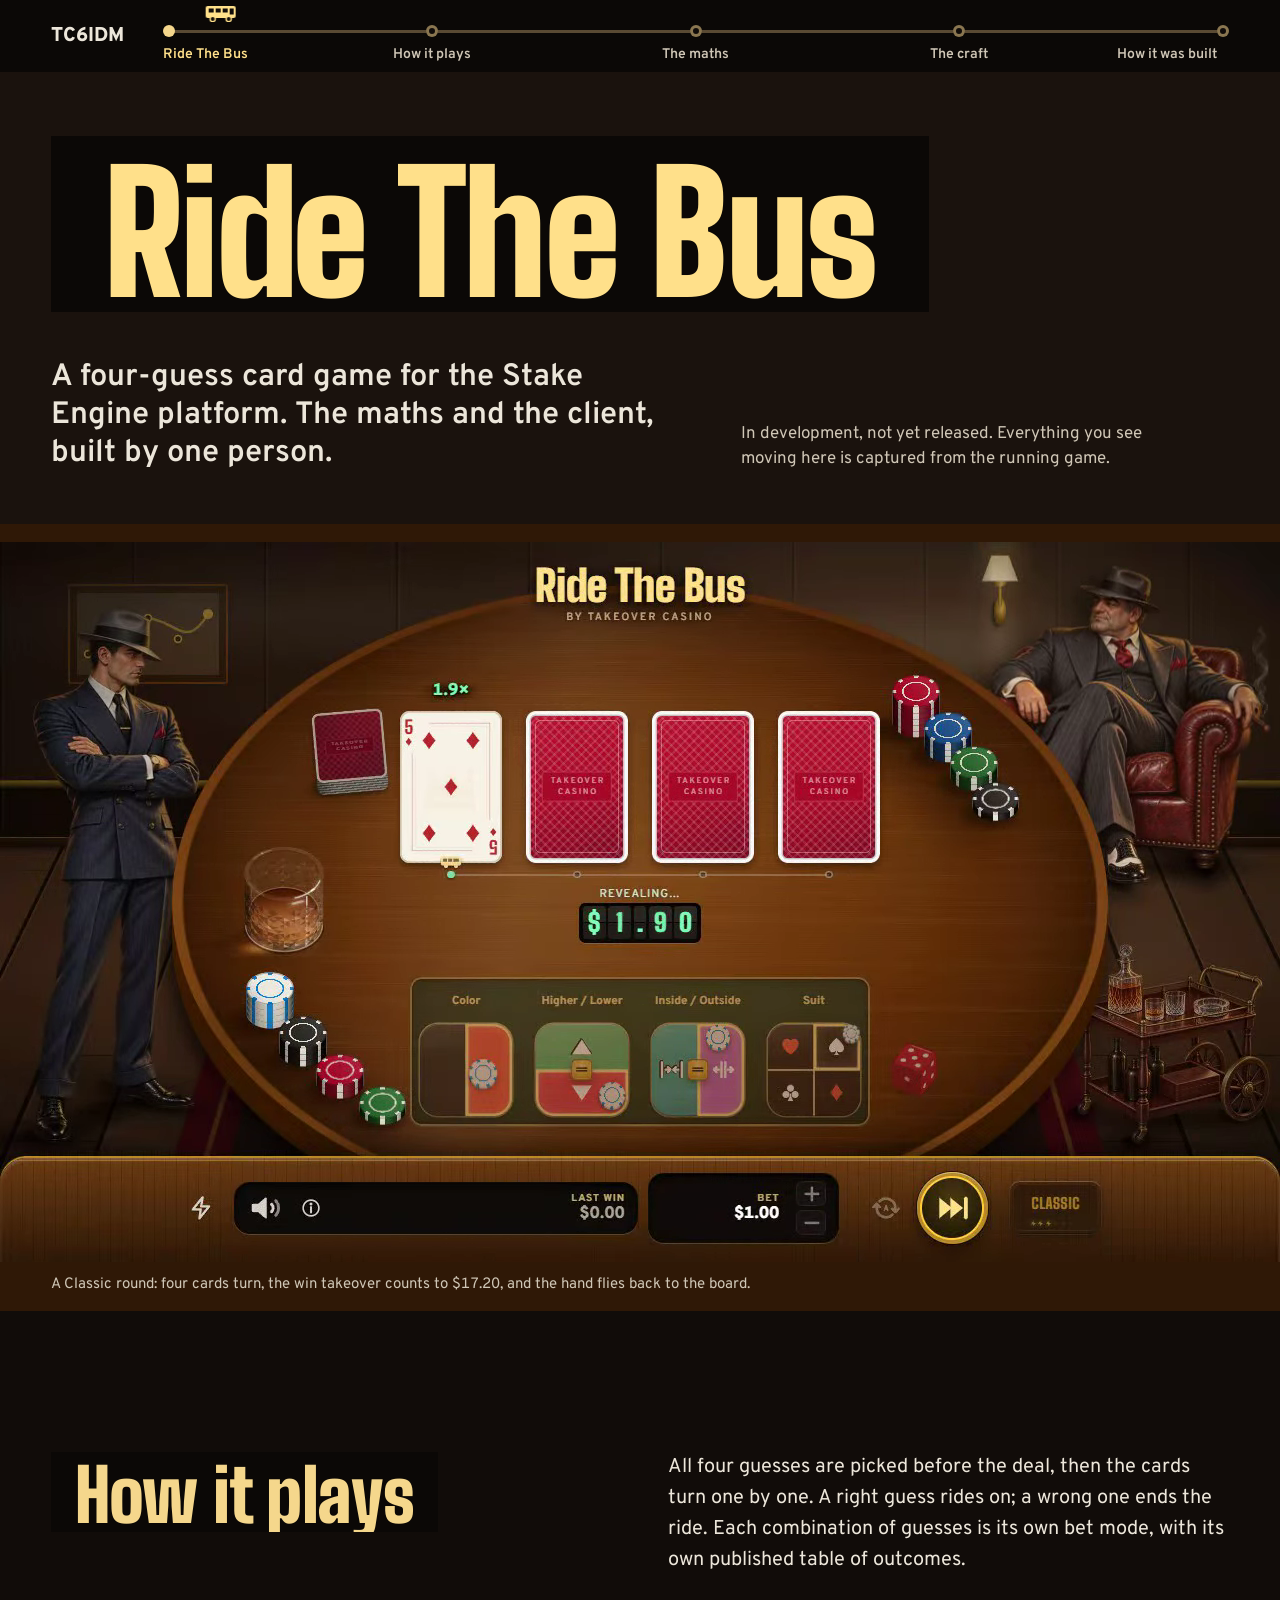
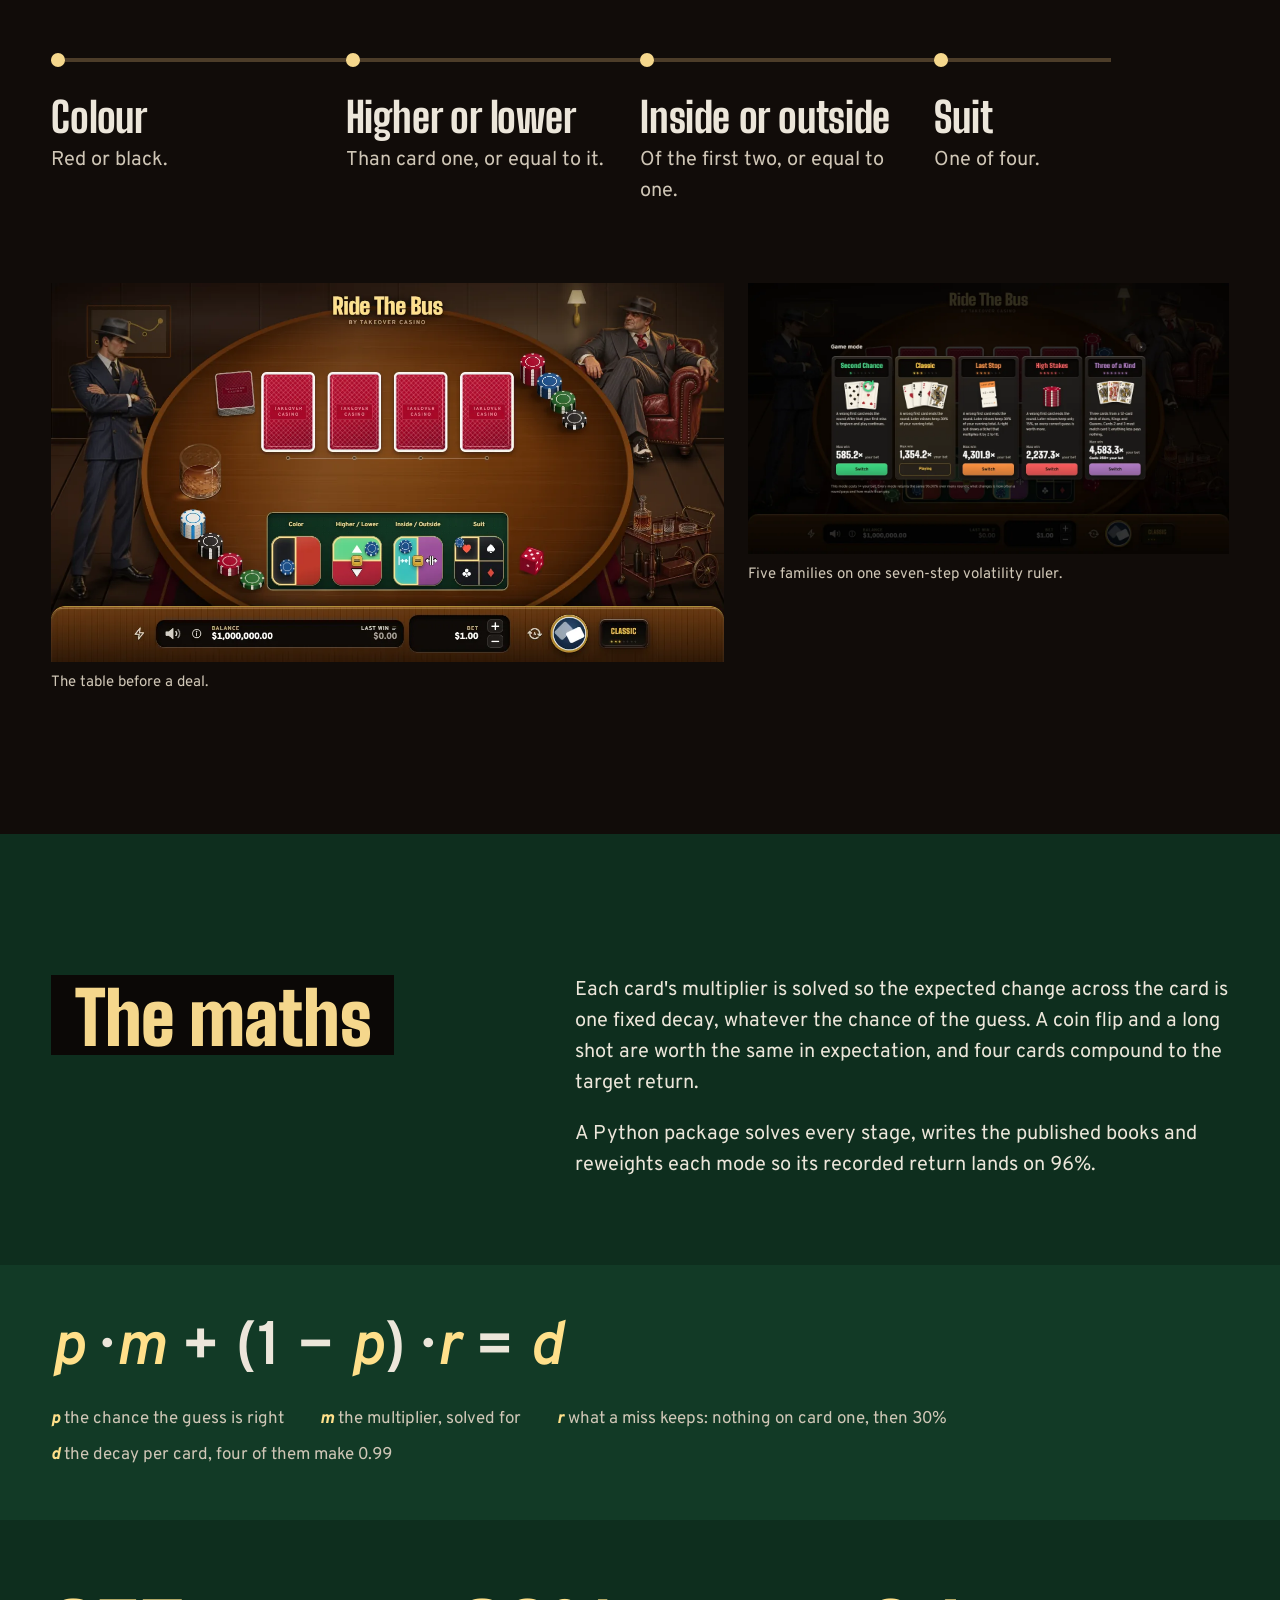
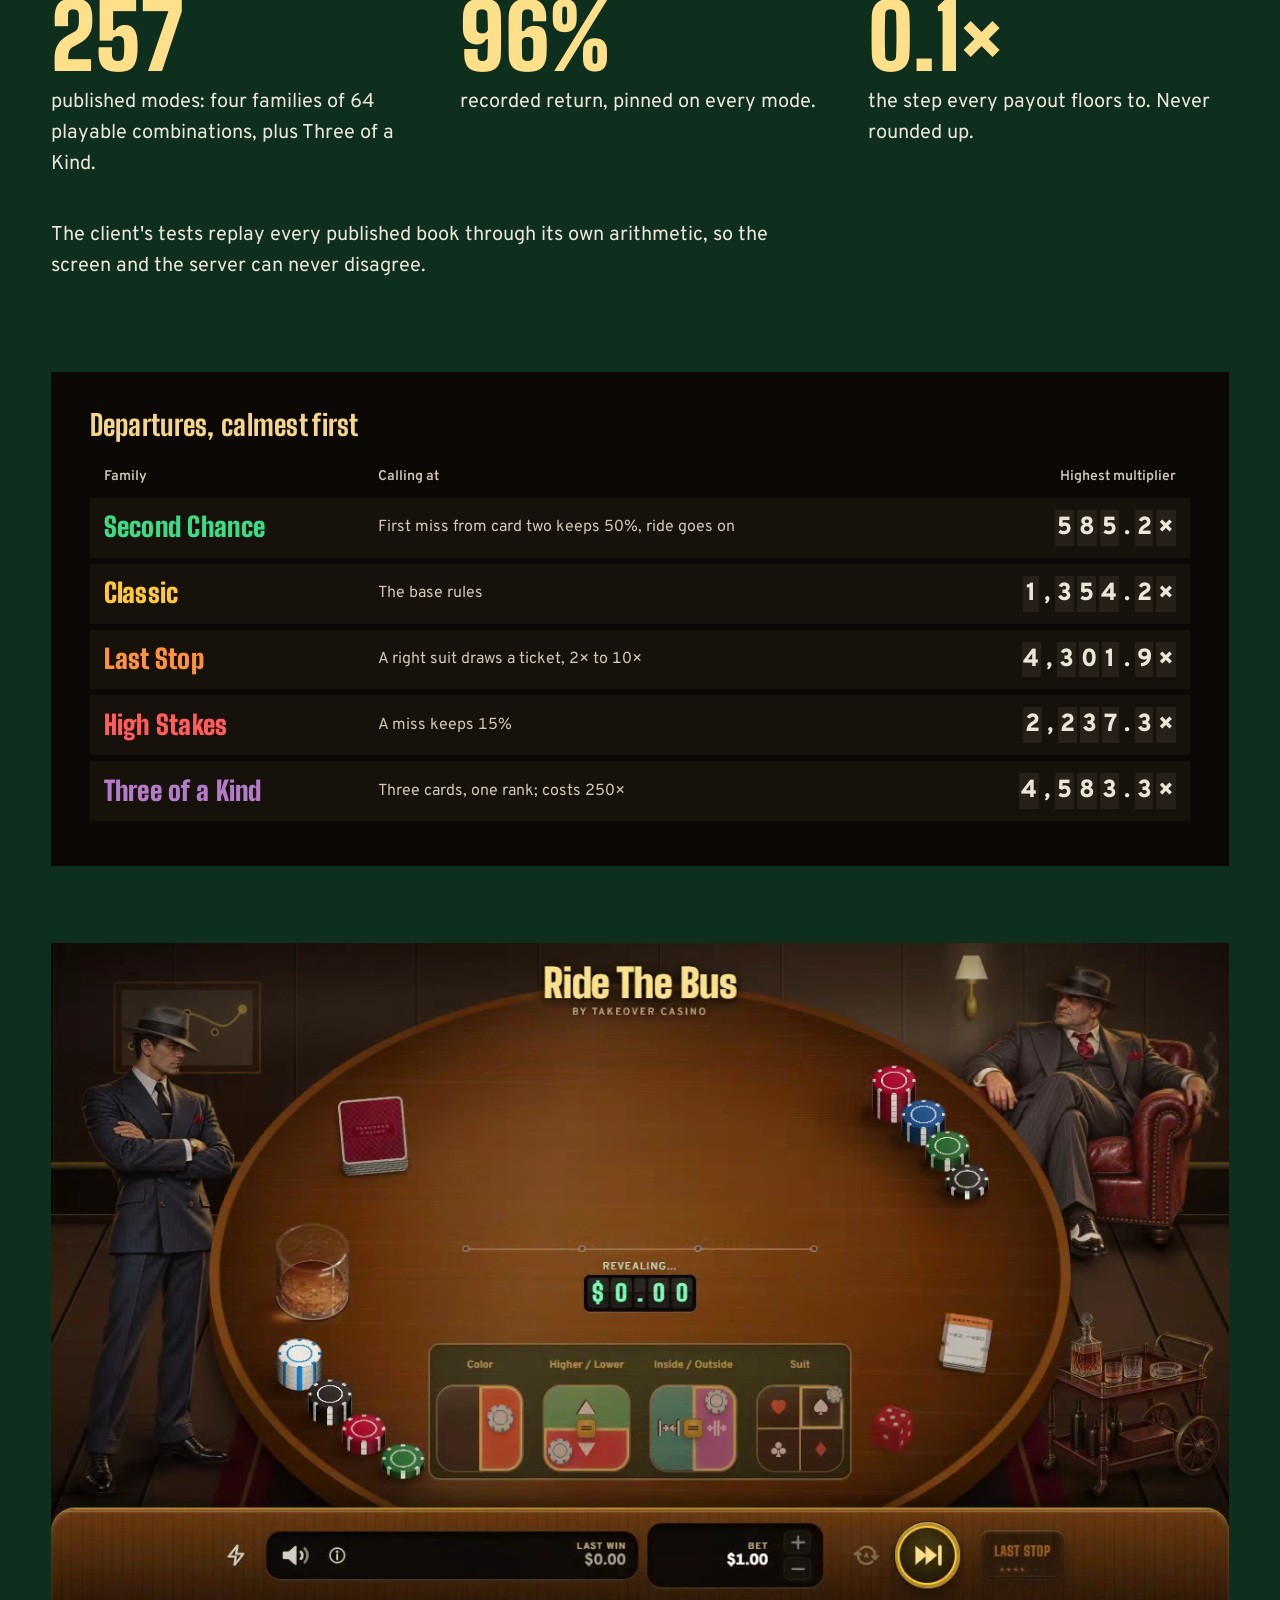
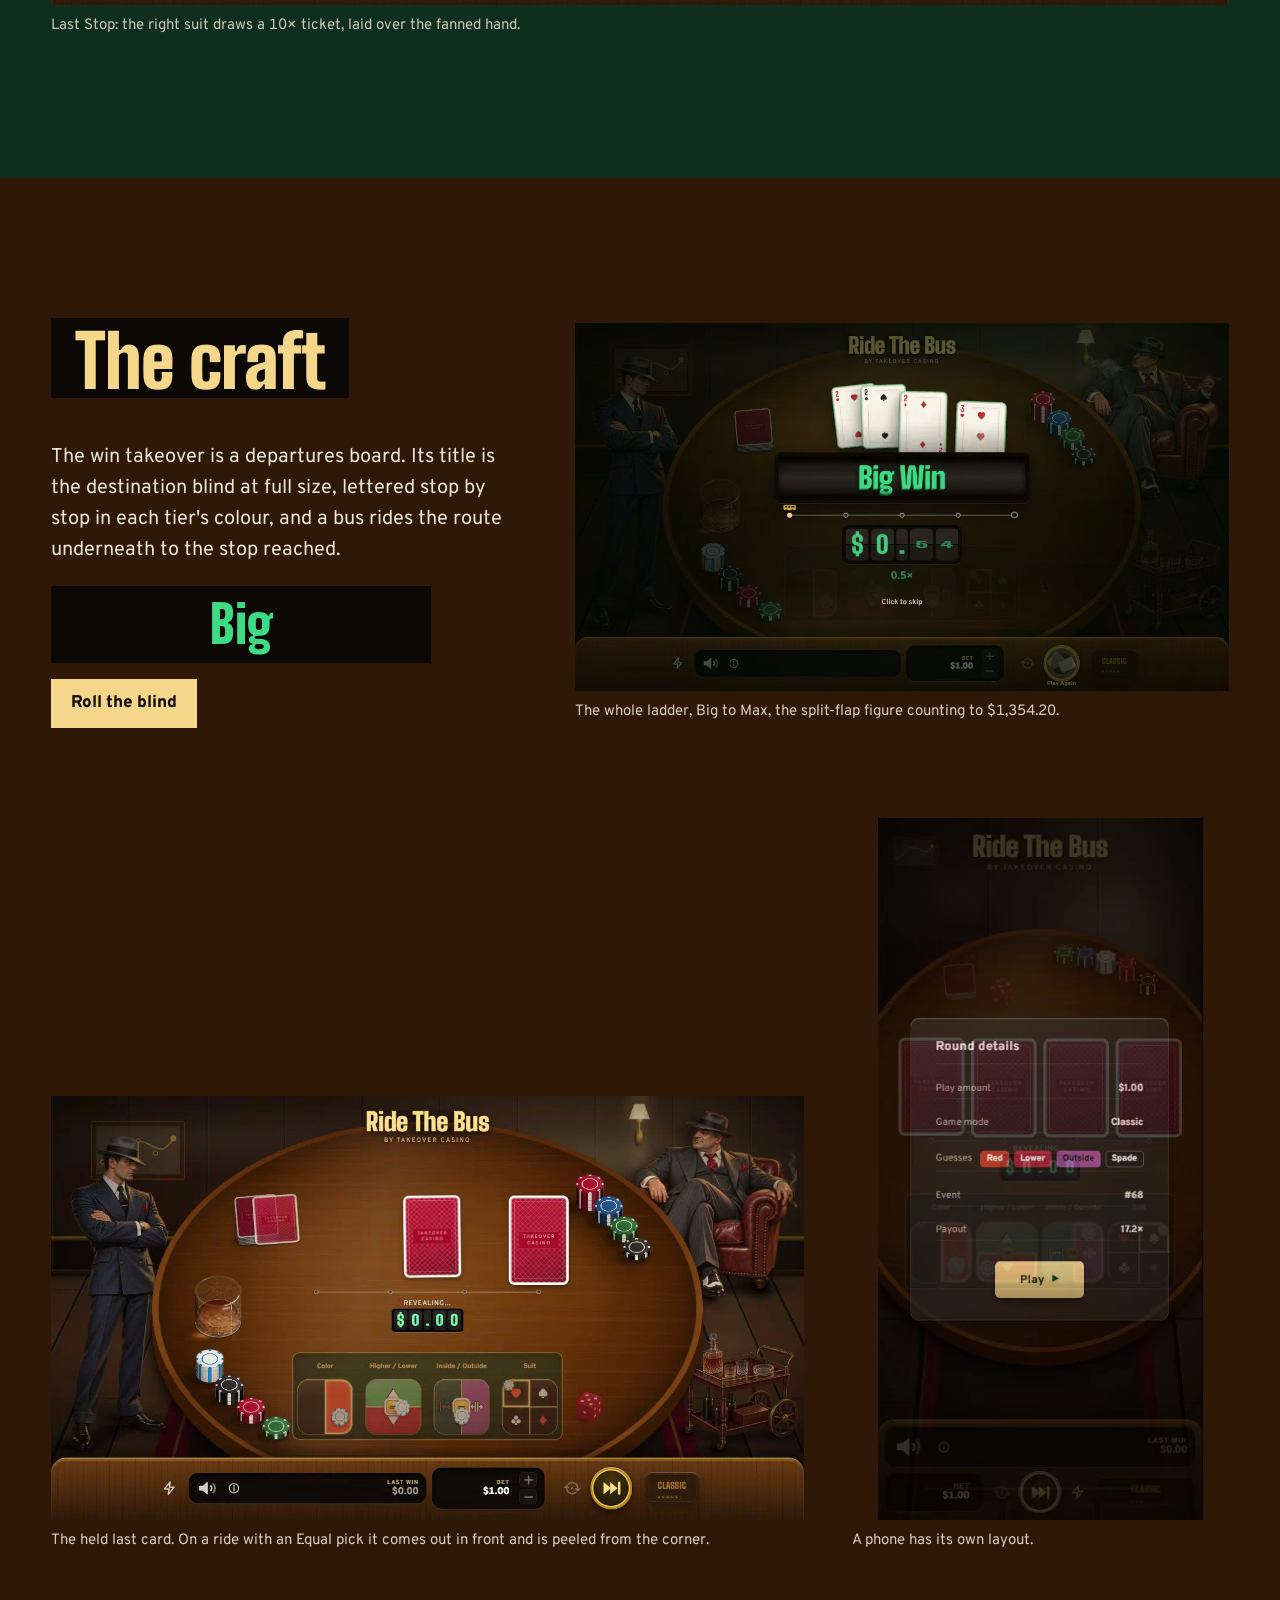
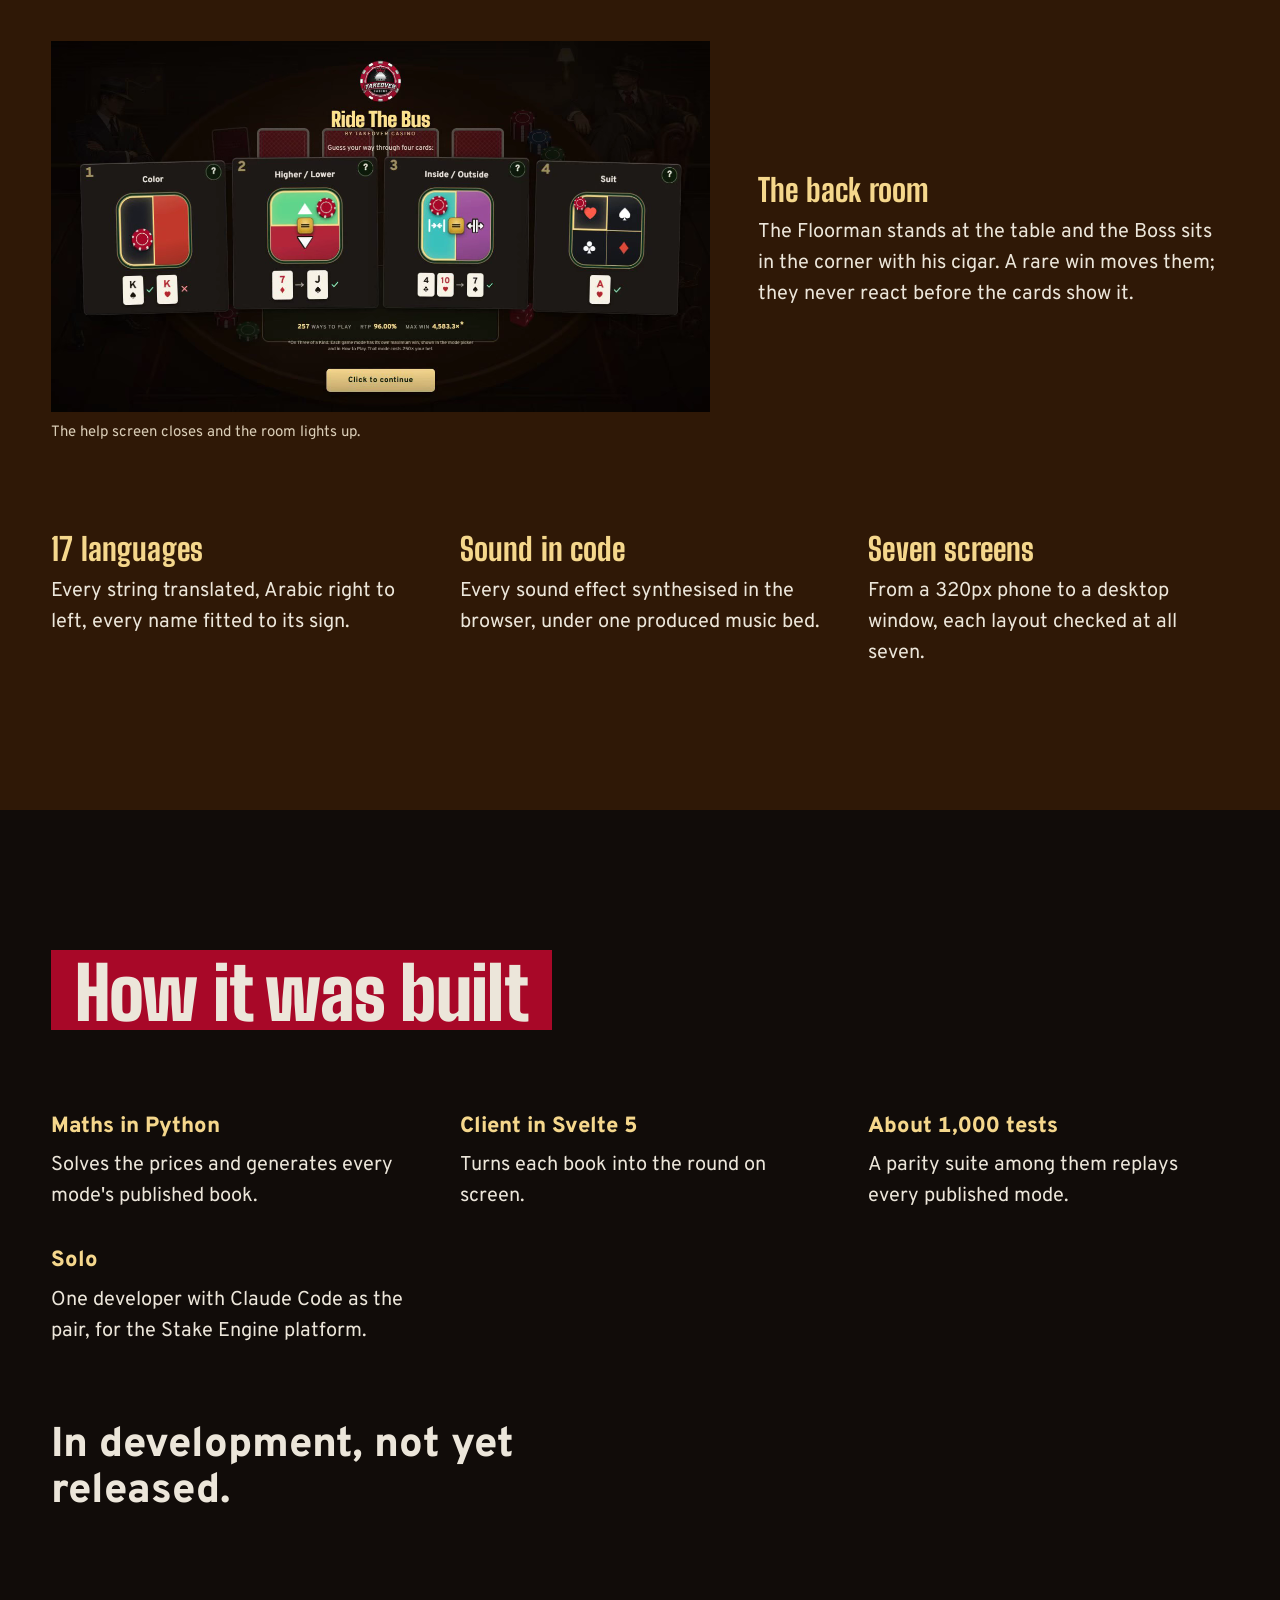
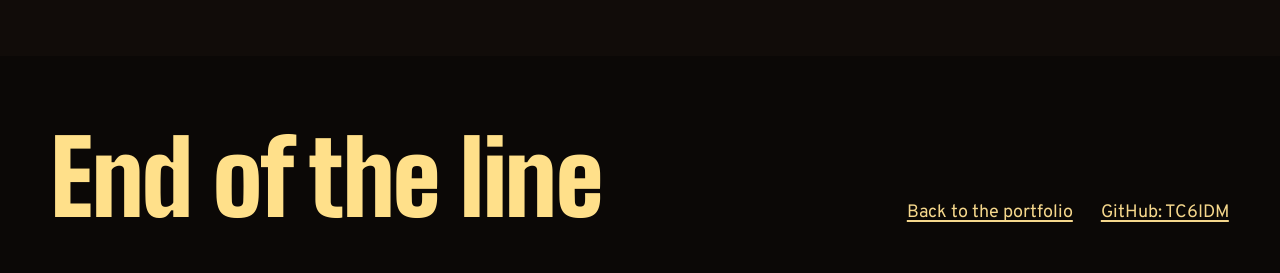
<file: design/ride-the-bus/b.html>
<!doctype html>
<html lang="en">
<head>
<meta charset="utf-8">
<meta name="viewport" content="width=device-width, initial-scale=1">
<title>Ride The Bus, direction B: the route</title>
<meta name="description" content="Ride The Bus: a four-guess card game for the Stake Engine platform, maths and client built solo by TC6IDM. In development.">
<link rel="icon" href="data:,">
<meta name="color-scheme" content="dark">
<meta name="theme-color" content="#110c09">
<link rel="preconnect" href="https://fonts.googleapis.com">
<link rel="preconnect" href="https://fonts.gstatic.com" crossorigin>
<link href="https://fonts.googleapis.com/css2?family=Big+Shoulders+Display:wght@800;900&family=Overpass:wght@400;600;800&display=swap" rel="stylesheet">
<style>
/* Dark only, on purpose: the page is the game's back room, and the room is lit by one lamp. */
:root{
  --room:#110c09; --wall:#1a120d; --wood:#2f1806; --wood-2:#4a280c; --well:#0b0806;
  --felt:#0e2e1e; --felt-2:#123a26;
  --gold:#f5d78c; --gold-hi:#ffe08a; --brass:#b88a25;
  --cream:#ece6da; --cream-2:#cfc6b6; --crimson:#a80828; --crimson-d:#78061e;
  --big:#3ddc84; --huge:#ffc93c; --mega:#ff5c5c; --epic:#b27cc8; --ls:#ff9240;
  --m:clamp(16px,4vw,56px); --max:1320px;
  --display:'Big Shoulders Display','Overpass',sans-serif; --body:'Overpass',system-ui,sans-serif;
  --roll:cubic-bezier(.2,.9,.25,1.12);
}
*{box-sizing:border-box}
html{scroll-padding-top:84px;-webkit-text-size-adjust:100%}
body{margin:0;background:var(--room);color:var(--cream);font:400 clamp(17px,.9vw + 12px,20px)/1.55 var(--body);font-variant-numeric:tabular-nums}
img,video{display:block;max-width:100%;height:auto}
a{color:var(--gold);text-underline-offset:3px;text-decoration-thickness:2px}
:focus-visible{outline:3px solid var(--gold-hi);outline-offset:3px}
.wrap{max-width:var(--max);margin:0 auto;padding:0 var(--m)}
.skip{position:absolute;left:-9999px}.skip:focus{left:16px;top:8px;background:var(--gold);color:var(--room);padding:8px 12px;z-index:9}

/* the route bar */
.route{position:sticky;top:0;z-index:6;background:var(--well)}
.route .wrap{display:flex;align-items:center;gap:clamp(16px,3vw,40px);height:72px}
.route .home{font-weight:800;color:var(--cream);text-decoration:none;white-space:nowrap}
.line{position:relative;flex:1;height:72px}
.line::before{content:"";position:absolute;left:6px;right:6px;top:30px;height:3px;background:#5a4a33}
.line ol{list-style:none;margin:0;padding:0;position:absolute;inset:0;display:flex;justify-content:space-between}
.line li{position:relative;width:12px}
.line a{position:absolute;left:0;top:0;height:72px;display:block;text-decoration:none;color:var(--cream-2);font-size:14px;font-weight:600;white-space:nowrap}
.line a::before{content:"";position:absolute;left:0;top:25px;width:12px;height:12px;border-radius:50%;background:var(--room);box-shadow:inset 0 0 0 3px #8a7650}
.line a span{position:absolute;top:44px;left:6px;transform:translateX(-50%)}
.line li:first-child a span{left:0;transform:none}.line li:last-child a span{left:auto;right:0;transform:none}
.line a[aria-current]{color:var(--gold-hi)}
.line a[aria-current]::before,.line a.passed::before{background:var(--gold);box-shadow:none}
.bus{position:absolute;left:0;top:6px;width:30px;height:16px;transform:translateX(var(--x,0px));will-change:transform;pointer-events:none}
.where{display:none;font-size:14px;font-weight:600;color:var(--gold-hi);white-space:nowrap}
@media (max-width:760px){.line a span{display:none}.where{display:block}.route .wrap{gap:14px}}

/* signs: the destination blind */
.sign{display:inline-block;background:var(--well);padding:.12em .32em .02em;overflow:hidden;max-width:100%}
.sign>span{display:block}
.js .sign>span{transform:translateY(105%);transition:transform .62s var(--roll)}
.js .in .sign>span,.js .sign.in>span{transform:none}
.sign.terminus{background:var(--crimson)}
h1.sign{font:900 clamp(60px,13vw,212px)/.92 var(--display);letter-spacing:-.02em;color:var(--gold-hi);margin:0}
h2 .sign{font:900 clamp(40px,4.6vw + 14px,96px)/.95 var(--display);letter-spacing:-.01em;color:var(--gold)}
h2{margin:0 0 28px}
.terminus>span{color:var(--cream)}

/* hero */
.hero{padding:clamp(28px,5vw,72px) 0 0;background:var(--wall)}
.hero .sub{display:grid;gap:12px 56px;margin:clamp(20px,3vw,36px) 0 clamp(28px,4vw,52px)}
.hero .sub p{margin:0;max-width:32ch;font-size:clamp(22px,1.4vw + 13px,32px);line-height:1.22;font-weight:600}
.hero .sub p.small{font-size:17px;font-weight:400;color:var(--cream-2);max-width:40ch;align-self:end;line-height:1.5}
@media (min-width:900px){.hero .sub{grid-template-columns:1.3fr 1fr}}
.rail{background:var(--wood);padding:clamp(10px,1.4vw,20px) 0 0}
.rail video{width:100%;aspect-ratio:16/9;object-fit:cover;background:#000}
figcaption{font-size:15px;line-height:1.45;color:var(--cream-2);padding:10px 0 0;max-width:72ch}
.rail figcaption{padding:12px var(--m) 16px;max-width:none;background:var(--wood)}

section{padding:clamp(96px,11vw,184px) 0}

/* how it plays: four stops on a line */
.plays-intro{display:grid;gap:16px 56px}
@media (min-width:900px){.plays-intro{grid-template-columns:6fr 6fr;align-items:end}}
.plays-intro p{margin:0;max-width:56ch}
ol.stops{list-style:none;padding:0;margin:clamp(48px,6vw,88px) 0 0;display:grid;gap:0;position:relative}
ol.stops li{position:relative;padding:0 0 32px 44px}
ol.stops li::before{content:"";position:absolute;left:5px;top:6px;bottom:-6px;width:4px;background:#4d3d29}
ol.stops li:last-child::before{display:none}
ol.stops li::after{content:"";position:absolute;left:0;top:2px;width:14px;height:14px;border-radius:50%;background:var(--gold)}
ol.stops b{display:block;font:800 clamp(30px,2vw + 16px,48px)/1 var(--display);color:var(--cream);letter-spacing:-.005em}
ol.stops span{display:block;margin-top:6px;color:var(--cream-2);max-width:26ch}
@media (min-width:900px){
  ol.stops{grid-template-columns:repeat(4,1fr)}
  ol.stops li{padding:44px 24px 0 0}
  ol.stops li::before{left:0;right:0;top:5px;bottom:auto;width:auto;height:4px}
  ol.stops li:last-child::before{display:block;right:40%}
  ol.stops li::after{top:0}
}
.plays-fig{margin:clamp(48px,6vw,88px) 0 0;display:grid;gap:24px}
@media (min-width:900px){.plays-fig{grid-template-columns:7fr 5fr;align-items:start}}
.plays-fig figure{margin:0}

/* the maths, on the felt */
.felt{background:var(--felt)}
.felt .lead{display:grid;gap:20px 56px}
@media (min-width:900px){.felt .lead{grid-template-columns:5fr 7fr}}
.felt .lead p{margin:0 0 1em;max-width:58ch}
.eq{margin:clamp(40px,5vw,72px) 0 0;padding:clamp(28px,4vw,56px) var(--m);background:var(--felt-2);margin-left:calc(var(--m)*-1);margin-right:calc(var(--m)*-1)}
.eq p{margin:0;font:600 clamp(26px,4.8vw,80px)/1.1 var(--body);color:var(--cream);white-space:nowrap;overflow-x:auto}
.eq i{color:var(--gold-hi)}
.eq ul{list-style:none;padding:0;margin:22px 0 0;display:flex;flex-wrap:wrap;gap:10px 36px;font-size:17px;color:var(--cream-2)}
.eq ul i{font-weight:800}
.nums{display:grid;grid-template-columns:repeat(auto-fit,minmax(min(100%,250px),1fr));gap:36px 48px;margin:clamp(48px,6vw,88px) 0 0}
.nums dt{font:900 clamp(64px,7vw,124px)/.9 var(--display);color:var(--gold-hi)}
.nums dd{margin:10px 0 0;max-width:34ch}
.nums div{margin:0}

/* departures board */
.board{margin-top:clamp(56px,7vw,112px);background:var(--well);padding:clamp(20px,3vw,40px)}
.board h3{margin:0 0 18px;font:800 clamp(24px,1vw + 16px,32px)/1.1 var(--display);color:var(--gold);letter-spacing:.01em}
.board table{width:100%;border-collapse:separate;border-spacing:0 6px}
.board th,.board td{text-align:left;vertical-align:middle;padding:12px 14px;background:#17110c}
.board thead th{background:none;color:var(--cream-2);font-size:14px;font-weight:600;padding-top:0;padding-bottom:4px}
.board th[scope=row]{font:900 clamp(22px,1vw + 14px,30px)/1 var(--display);color:var(--c);white-space:nowrap;letter-spacing:.01em}
.board td.via{color:var(--cream-2);font-size:16px}
.board td.max,.board th.max{text-align:right}
.flap{display:inline-flex;gap:3px;perspective:400px}
.flap b{display:inline-block;min-width:.66em;text-align:center;background:#262019;color:var(--cream);font:800 clamp(18px,1vw + 12px,26px)/1.45 var(--body);padding:0 .08em;transform-origin:50% 50%}
.flap b.p{min-width:.32em;background:none}
.js .board .flap b{transform:rotateX(-90deg);transition:transform .32s cubic-bezier(.3,1.4,.5,1) var(--d,0ms)}
.js .board.in .flap b{transform:none}
@media (max-width:700px){
  .board thead{display:none}
  .board tr{display:grid;grid-template-columns:1fr auto;margin-bottom:6px;background:#17110c}
  .board th,.board td{background:none;padding:8px 12px}
  .board td.via{grid-column:1/-1;order:3;padding-top:0}
}
.felt figure{margin:clamp(48px,6vw,88px) 0 0}
.felt video{width:100%;aspect-ratio:16/9;object-fit:cover;background:#000}

/* the craft, on the rail's wood */
.woodf{background:var(--wood)}
.tiers{display:grid;gap:28px 56px;align-items:center}
@media (min-width:900px){.tiers{grid-template-columns:5fr 7fr}}
.tiers p{margin:0 0 1em;max-width:54ch}
.blind{display:flex;align-items:center;gap:16px;flex-wrap:wrap;margin-top:8px}
.blind .face{background:var(--well);height:clamp(64px,6vw,96px);width:min(100%,380px);overflow:hidden;position:relative}
.blind .reel{position:absolute;left:0;right:0;top:0;transition:transform .55s var(--roll)}
.blind .reel div{height:clamp(64px,6vw,96px);display:flex;align-items:center;justify-content:center;font:900 clamp(38px,3vw + 14px,64px)/1 var(--display);letter-spacing:-.005em}
.blind .reel div.max{background:var(--crimson);color:var(--cream)}
.blind button{font:800 17px/1 var(--body);background:var(--gold);color:var(--room);border:0;padding:16px 20px;cursor:pointer;min-height:48px}
.blind button:hover{background:var(--gold-hi)}
.blind button:active{transform:translateY(1px)}
.woodf figure{margin:0}
.woodf video{width:100%;background:#000}
.craft-grid{display:grid;gap:40px 48px;margin-top:clamp(56px,7vw,112px)}
@media (min-width:900px){.craft-grid{grid-template-columns:8fr 4fr;align-items:end}}
.craft-grid .phone video{aspect-ratio:390/844;max-height:78vh;width:auto;margin:0 auto}
.room-row{display:grid;gap:24px 48px;margin-top:clamp(56px,7vw,112px)}
@media (min-width:900px){.room-row{grid-template-columns:7fr 5fr;align-items:center}}
.room-row h3,.notes h3{font:800 clamp(26px,1.2vw + 16px,36px)/1.05 var(--display);color:var(--gold);margin:0 0 10px;letter-spacing:.005em}
.room-row p{margin:0;max-width:52ch}
.notes{display:grid;grid-template-columns:repeat(auto-fit,minmax(min(100%,280px),1fr));gap:32px 48px;margin:clamp(56px,7vw,112px) 0 0;padding:0;list-style:none}
.notes p{margin:0;color:var(--cream)}
.woodf figcaption{color:#d9ccb6}

/* built: the terminus */
.built{background:var(--room)}
.built dl{display:grid;grid-template-columns:repeat(auto-fit,minmax(min(100%,260px),1fr));gap:32px 48px;margin:clamp(40px,5vw,64px) 0 0}
.built dt{font-weight:800;font-size:22px;color:var(--gold)}
.built dd{margin:6px 0 0}
.built .state{margin:clamp(48px,6vw,88px) 0 0;font:800 clamp(28px,2vw + 16px,48px)/1.1 var(--body);max-width:22ch}

footer{background:var(--well);padding:clamp(48px,6vw,96px) 0 40px}
footer .end{display:flex;flex-wrap:wrap;gap:16px 40px;align-items:baseline;justify-content:space-between}
footer .end p{margin:0;font:900 clamp(44px,8vw,128px)/.9 var(--display);color:var(--gold-hi);letter-spacing:-.015em}
footer nav{display:flex;flex-wrap:wrap;gap:12px 28px;font-size:18px}
footer nav a{padding:6px 0}

.js [data-rise]{opacity:0;transform:translateY(24px);transition:opacity .5s cubic-bezier(.2,.7,.2,1) var(--d,0ms),transform .5s cubic-bezier(.2,.7,.2,1) var(--d,0ms)}
.js [data-rise].in{opacity:1;transform:none}
@media (prefers-reduced-motion:reduce){
  .js [data-rise],.js .sign>span,.js .board .flap b{opacity:1;transform:none;transition:none}
  .blind .reel{transition:none}
}
</style>
</head>
<body>
<a class="skip" href="#main">Skip to content</a>
<header class="route">
  <div class="wrap">
    <a class="home" href="../../">TC6IDM</a>
    <nav class="line" aria-label="Stops on this page">
      <svg class="bus" viewBox="0 0 30 16" aria-hidden="true"><rect x="0" y="0" width="30" height="12" rx="2" fill="#ffe08a"/><rect x="3" y="2.5" width="5" height="4" fill="#110c09"/><rect x="10" y="2.5" width="5" height="4" fill="#110c09"/><rect x="17" y="2.5" width="5" height="4" fill="#110c09"/><rect x="24" y="2.5" width="4" height="6" fill="#110c09"/><circle cx="7" cy="13" r="2.6" fill="#110c09" stroke="#ffe08a" stroke-width="1.4"/><circle cx="23" cy="13" r="2.6" fill="#110c09" stroke="#ffe08a" stroke-width="1.4"/></svg>
      <ol>
        <li><a href="#top"><span>Ride The Bus</span></a></li>
        <li><a href="#plays"><span>How it plays</span></a></li>
        <li><a href="#maths"><span>The maths</span></a></li>
        <li><a href="#craft"><span>The craft</span></a></li>
        <li><a href="#built"><span>How it was built</span></a></li>
      </ol>
    </nav>
    <span class="where" aria-hidden="true">Ride The Bus</span>
  </div>
</header>

<main id="main">
<div class="hero" id="top" data-stop="Ride The Bus">
  <div class="wrap">
    <h1 class="sign in"><span>Ride The Bus</span></h1>
    <div class="sub">
      <p>A four-guess card game for the Stake Engine platform. The maths and the client, built by one person.</p>
      <p class="small">In development, not yet released. Everything you see moving here is captured from the running game.</p>
    </div>
  </div>
  <figure class="rail" style="margin:0">
    <video data-auto muted playsinline loop preload="metadata" poster="../../ride-the-bus/media/round-classic-poster.webp" aria-describedby="cap-hero">
      <source src="../../ride-the-bus/media/round-classic.webm" type="video/webm"><source src="../../ride-the-bus/media/round-classic.mp4" type="video/mp4">
    </video>
    <figcaption id="cap-hero">A Classic round: four cards turn, the win takeover counts to $17.20, and the hand flies back to the board.</figcaption>
  </figure>
</div>

<section id="plays" data-stop="How it plays" aria-labelledby="h-plays"><div class="wrap">
  <div class="plays-intro">
    <h2 id="h-plays" data-sign><span class="sign"><span>How it plays</span></span></h2>
    <p data-rise>All four guesses are picked before the deal, then the cards turn one by one. A right guess rides on; a wrong one ends the ride. Each combination of guesses is its own bet mode, with its own published table of outcomes.</p>
  </div>
  <ol class="stops">
    <li data-rise><b>Colour</b><span>Red or black.</span></li>
    <li data-rise style="--d:80ms"><b>Higher or lower</b><span>Than card one, or equal to it.</span></li>
    <li data-rise style="--d:160ms"><b>Inside or outside</b><span>Of the first two, or equal to one.</span></li>
    <li data-rise style="--d:240ms"><b>Suit</b><span>One of four.</span></li>
  </ol>
  <div class="plays-fig">
    <figure data-rise><img src="../../ride-the-bus/media/board-idle.webp" width="1280" height="720" loading="lazy" alt="The table before a deal: four face-down crimson cards, the four guess squares, chips, a whiskey glass, and two men in suits in a dark wood back room."><figcaption>The table before a deal.</figcaption></figure>
    <figure data-rise style="--d:80ms"><img src="../../ride-the-bus/media/mode-picker.webp" width="1280" height="720" loading="lazy" alt="The mode picker: five game families, each with a seven-bolt volatility meter."><figcaption>Five families on one seven-step volatility ruler.</figcaption></figure>
  </div>
</div></section>

<section id="maths" class="felt" data-stop="The maths" aria-labelledby="h-maths"><div class="wrap">
  <div class="lead">
    <h2 id="h-maths" data-sign><span class="sign"><span>The maths</span></span></h2>
    <div data-rise>
      <p>Each card's multiplier is solved so the expected change across the card is one fixed decay, whatever the chance of the guess. A coin flip and a long shot are worth the same in expectation, and four cards compound to the target return.</p>
      <p>A Python package solves every stage, writes the published books and reweights each mode so its recorded return lands on 96%.</p>
    </div>
  </div>
  <div class="eq" data-rise>
    <p aria-label="p times m, plus one minus p times r, equals d"><i>p</i> · <i>m</i> + (1 − <i>p</i>) · <i>r</i> = <i>d</i></p>
    <ul><li><i>p</i> the chance the guess is right</li><li><i>m</i> the multiplier, solved for</li><li><i>r</i> what a miss keeps: nothing on card one, then 30%</li><li><i>d</i> the decay per card, four of them make 0.99</li></ul>
  </div>
  <dl class="nums">
    <div data-rise><dt>257</dt><dd>published modes: four families of 64 playable combinations, plus Three of a Kind.</dd></div>
    <div data-rise style="--d:70ms"><dt>96%</dt><dd>recorded return, pinned on every mode.</dd></div>
    <div data-rise style="--d:140ms"><dt>0.1×</dt><dd>the step every payout floors to. Never rounded up.</dd></div>
  </dl>
  <p data-rise style="margin:40px 0 0;max-width:58ch">The client's tests replay every published book through its own arithmetic, so the screen and the server can never disagree.</p>

  <div class="board" data-board>
    <h3>Departures, calmest first</h3>
    <table>
      <thead><tr><th scope="col">Family</th><th scope="col">Calling at</th><th scope="col" class="max">Highest multiplier</th></tr></thead>
      <tbody>
        <tr style="--c:var(--big)"><th scope="row">Second Chance</th><td class="via">First miss from card two keeps 50%, ride goes on</td><td class="max"><span class="flap" aria-label="585.2×">585.2×</span></td></tr>
        <tr style="--c:var(--huge)"><th scope="row">Classic</th><td class="via">The base rules</td><td class="max"><span class="flap" aria-label="1,354.2×">1,354.2×</span></td></tr>
        <tr style="--c:var(--ls)"><th scope="row">Last Stop</th><td class="via">A right suit draws a ticket, 2× to 10×</td><td class="max"><span class="flap" aria-label="4,301.9×">4,301.9×</span></td></tr>
        <tr style="--c:var(--mega)"><th scope="row">High Stakes</th><td class="via">A miss keeps 15%</td><td class="max"><span class="flap" aria-label="2,237.3×">2,237.3×</span></td></tr>
        <tr style="--c:var(--epic)"><th scope="row">Three of a Kind</th><td class="via">Three cards, one rank; costs 250×</td><td class="max"><span class="flap" aria-label="4,583.3×">4,583.3×</span></td></tr>
      </tbody>
    </table>
  </div>
  <figure data-rise>
    <video data-auto muted playsinline loop preload="none" poster="../../ride-the-bus/media/last-stop-ticket-poster.webp" aria-describedby="cap-ls">
      <source src="../../ride-the-bus/media/last-stop-ticket.webm" type="video/webm"><source src="../../ride-the-bus/media/last-stop-ticket.mp4" type="video/mp4">
    </video>
    <figcaption id="cap-ls">Last Stop: the right suit draws a 10× ticket, laid over the fanned hand.</figcaption>
  </figure>
</div></section>

<section id="craft" class="woodf" data-stop="The craft" aria-labelledby="h-craft"><div class="wrap">
  <div class="tiers">
    <div>
      <h2 id="h-craft" data-sign><span class="sign"><span>The craft</span></span></h2>
      <p data-rise>The win takeover is a departures board. Its title is the destination blind at full size, lettered stop by stop in each tier's colour, and a bus rides the route underneath to the stop reached.</p>
      <div class="blind" data-rise>
        <div class="face" aria-live="polite"><div class="reel" id="reel">
          <div style="color:var(--big)">Big</div><div style="color:var(--huge)">Huge</div><div style="color:var(--mega)">Mega</div><div style="color:var(--epic)">Epic</div><div class="max">Max</div>
        </div></div>
        <button type="button" id="roll">Roll the blind</button>
      </div>
    </div>
    <figure data-rise>
      <video data-auto muted playsinline loop preload="none" poster="../../ride-the-bus/media/takeover-max-poster.webp" aria-describedby="cap-max" style="aspect-ratio:16/9;object-fit:cover">
        <source src="../../ride-the-bus/media/takeover-max.webm" type="video/webm"><source src="../../ride-the-bus/media/takeover-max.mp4" type="video/mp4">
      </video>
      <figcaption id="cap-max">The whole ladder, Big to Max, the split-flap figure counting to $1,354.20.</figcaption>
    </figure>
  </div>
  <div class="craft-grid">
    <figure data-rise>
      <video data-auto muted playsinline loop preload="none" poster="../../ride-the-bus/media/hold-peel-poster.webp" aria-describedby="cap-peel" style="aspect-ratio:16/9;object-fit:cover">
        <source src="../../ride-the-bus/media/hold-peel.webm" type="video/webm"><source src="../../ride-the-bus/media/hold-peel.mp4" type="video/mp4">
      </video>
      <figcaption id="cap-peel">The held last card. On a ride with an Equal pick it comes out in front and is peeled from the corner.</figcaption>
    </figure>
    <figure class="phone" data-rise style="--d:80ms">
      <video data-auto muted playsinline loop preload="none" poster="../../ride-the-bus/media/phone-round-poster.webp" aria-describedby="cap-phone">
        <source src="../../ride-the-bus/media/phone-round.webm" type="video/webm"><source src="../../ride-the-bus/media/phone-round.mp4" type="video/mp4">
      </video>
      <figcaption id="cap-phone">A phone has its own layout.</figcaption>
    </figure>
  </div>
  <div class="room-row">
    <figure data-rise>
      <video data-auto muted playsinline loop preload="none" poster="../../ride-the-bus/media/room-lights-poster.webp" aria-describedby="cap-room" style="aspect-ratio:16/9;object-fit:cover">
        <source src="../../ride-the-bus/media/room-lights.webm" type="video/webm"><source src="../../ride-the-bus/media/room-lights.mp4" type="video/mp4">
      </video>
      <figcaption id="cap-room">The help screen closes and the room lights up.</figcaption>
    </figure>
    <div data-rise style="--d:80ms"><h3>The back room</h3><p>The Floorman stands at the table and the Boss sits in the corner with his cigar. A rare win moves them; they never react before the cards show it.</p></div>
  </div>
  <ul class="notes">
    <li data-rise><h3>17 languages</h3><p>Every string translated, Arabic right to left, every name fitted to its sign.</p></li>
    <li data-rise style="--d:70ms"><h3>Sound in code</h3><p>Every sound effect synthesised in the browser, under one produced music bed.</p></li>
    <li data-rise style="--d:140ms"><h3>Seven screens</h3><p>From a 320px phone to a desktop window, each layout checked at all seven.</p></li>
  </ul>
</div></section>

<section id="built" class="built" data-stop="How it was built" aria-labelledby="h-built"><div class="wrap">
  <h2 id="h-built" data-sign><span class="sign terminus"><span>How it was built</span></span></h2>
  <dl>
    <div data-rise><dt>Maths in Python</dt><dd>Solves the prices and generates every mode's published book.</dd></div>
    <div data-rise style="--d:70ms"><dt>Client in Svelte 5</dt><dd>Turns each book into the round on screen.</dd></div>
    <div data-rise style="--d:140ms"><dt>About 1,000 tests</dt><dd>A parity suite among them replays every published mode.</dd></div>
    <div data-rise style="--d:210ms"><dt>Solo</dt><dd>One developer with Claude Code as the pair, for the Stake Engine platform.</dd></div>
  </dl>
  <p class="state" data-rise>In development, not yet released.</p>
</div></section>
</main>

<footer><div class="wrap end">
  <p aria-hidden="true">End of the line</p>
  <nav aria-label="Elsewhere"><a href="../../">Back to the portfolio</a><a href="https://github.com/TC6IDM">GitHub: TC6IDM</a></nav>
</div></footer>

<script>
document.documentElement.classList.add('js');
(function(){
  var rm=matchMedia('(prefers-reduced-motion: reduce)');
  /* videos */
  var vids=[].slice.call(document.querySelectorAll('video[data-auto]'));
  function mode(){vids.forEach(function(v){if(rm.matches){v.controls=true;v.pause();}else v.controls=false;});}
  mode(); rm.addEventListener('change',mode);
  var vio=new IntersectionObserver(function(es){es.forEach(function(e){var v=e.target;if(rm.matches)return;
    if(e.isIntersecting){if(v.preload==='none')v.preload='auto';var p=v.play();if(p)p.catch(function(){});}else v.pause();});},{threshold:.35});
  vids.forEach(function(v){vio.observe(v);});
  /* flaps: split each figure into tiles */
  document.querySelectorAll('.flap').forEach(function(f){var t=f.textContent;f.textContent='';
    t.split('').forEach(function(c,i){var b=document.createElement('b');b.setAttribute('aria-hidden','true');b.textContent=c;if(c===','||c==='.')b.className='p';b.style.setProperty('--d',(i*45)+'ms');f.appendChild(b);});});
  /* entrances */
  var rio=new IntersectionObserver(function(es){es.forEach(function(e){if(e.isIntersecting){e.target.classList.add('in');rio.unobserve(e.target);}});},{rootMargin:'0px 0px -10% 0px'});
  document.querySelectorAll('[data-rise],[data-sign],[data-board]').forEach(function(el){rio.observe(el);});
  document.querySelectorAll('[data-board]').forEach(function(b){b.classList.add('board');});
  /* the route: bus position and the current stop */
  var line=document.querySelector('.line'),bus=document.querySelector('.bus'),where=document.querySelector('.where');
  var links=[].slice.call(line.querySelectorAll('a')),stops=links.map(function(a){return document.querySelector(a.getAttribute('href'));});
  var ticking=false;
  function place(){ticking=false;
    var y=scrollY+innerHeight*.35,cur=0;
    stops.forEach(function(s,i){if(s&&s.offsetTop<=y)cur=i;});
    var a=stops[cur],b=stops[cur+1],t=0;
    if(b){t=Math.min(1,Math.max(0,(y-a.offsetTop)/(b.offsetTop-a.offsetTop)));}
    var w=line.clientWidth-12,step=w/(stops.length-1);
    var x=Math.min(w,(cur+t)*step)-9;
    if(scrollY+innerHeight>=document.documentElement.scrollHeight-4){x=w-9;cur=stops.length-1;}
    line.style.setProperty('--x',x+'px');bus.style.setProperty('--x',x+'px');
    links.forEach(function(l,i){if(i===cur)l.setAttribute('aria-current','location');else l.removeAttribute('aria-current');l.classList.toggle('passed',i<cur);});
    where.textContent=links[cur].textContent;
  }
  addEventListener('scroll',function(){if(!ticking){ticking=true;requestAnimationFrame(place);}},{passive:true});
  addEventListener('resize',place);place();
  /* the blind */
  var reel=document.getElementById('reel'),n=0,face=reel.parentNode;
  document.getElementById('roll').addEventListener('click',function(){n=(n+1)%5;reel.style.transform='translateY('+(-n*face.clientHeight)+'px)';});
  addEventListener('resize',function(){reel.style.transform='translateY('+(-n*face.clientHeight)+'px)';});
})();
</script>
</body>
</html>
</file>
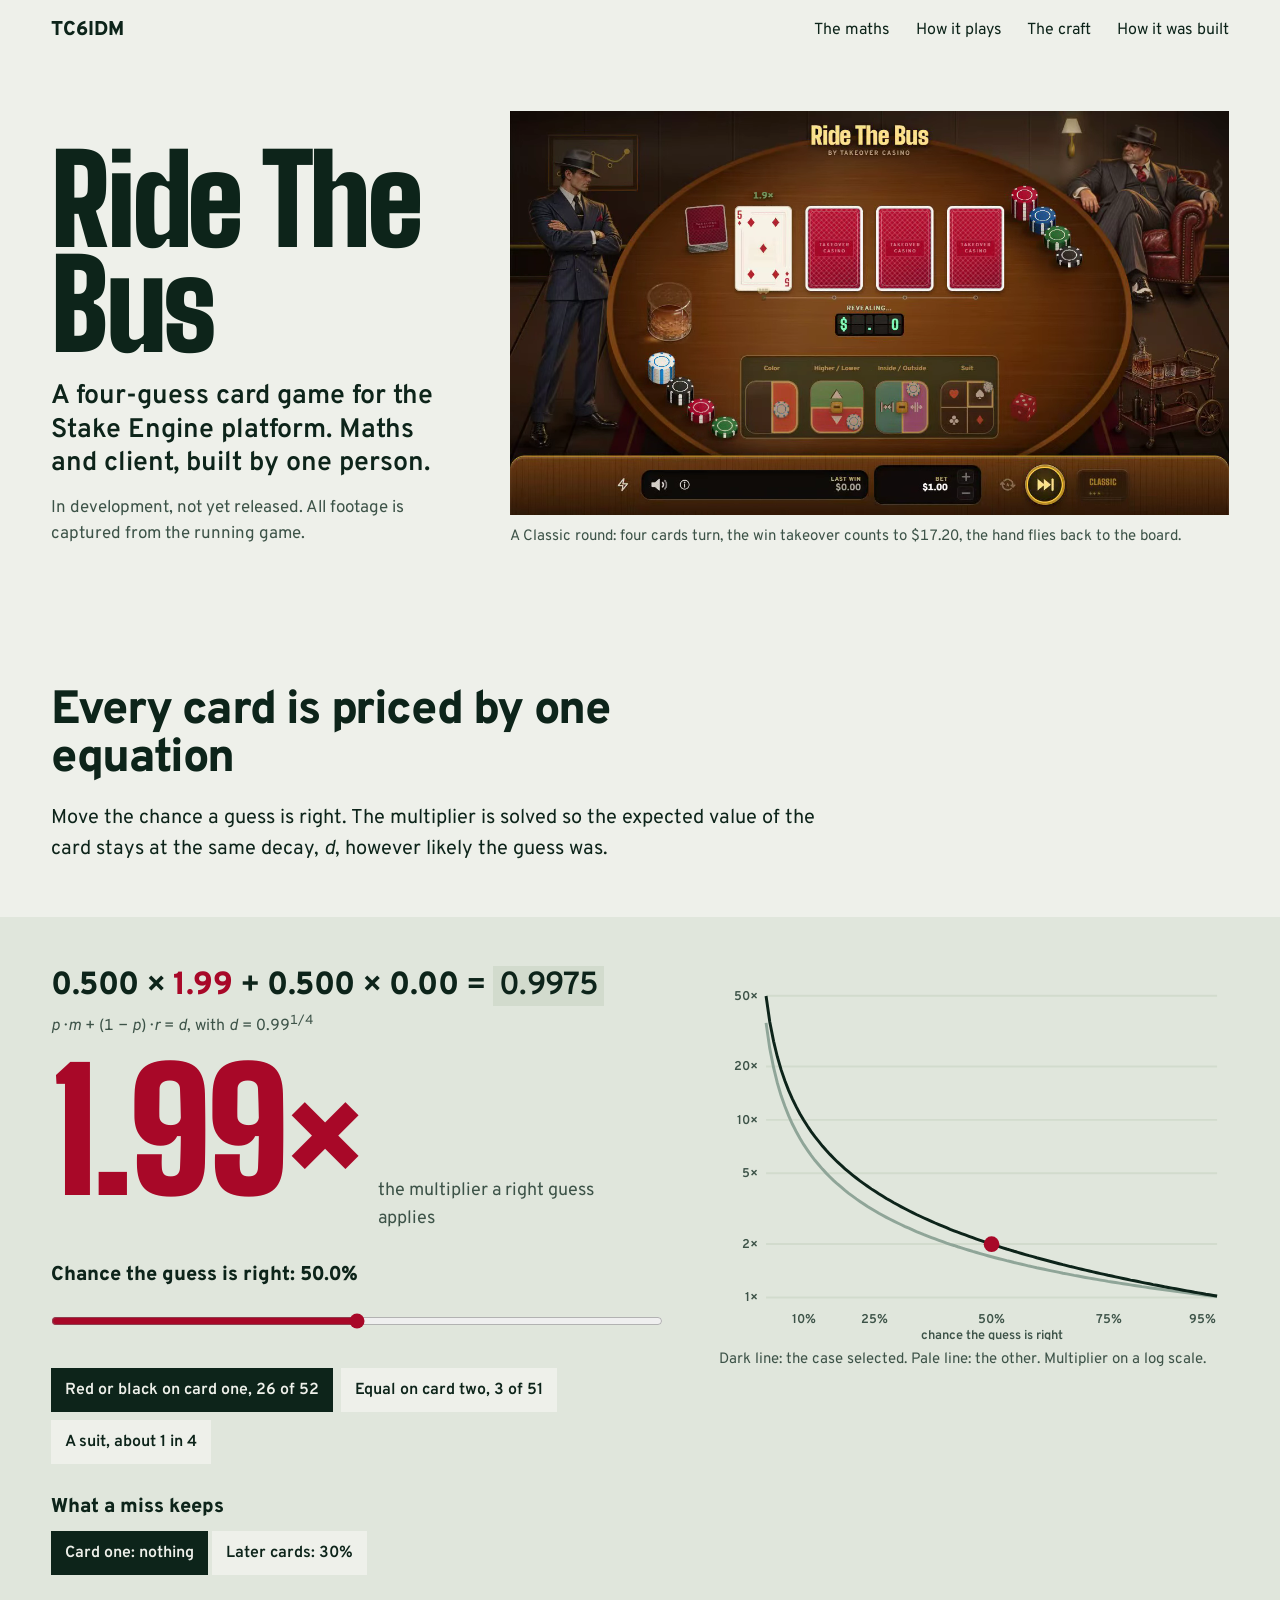
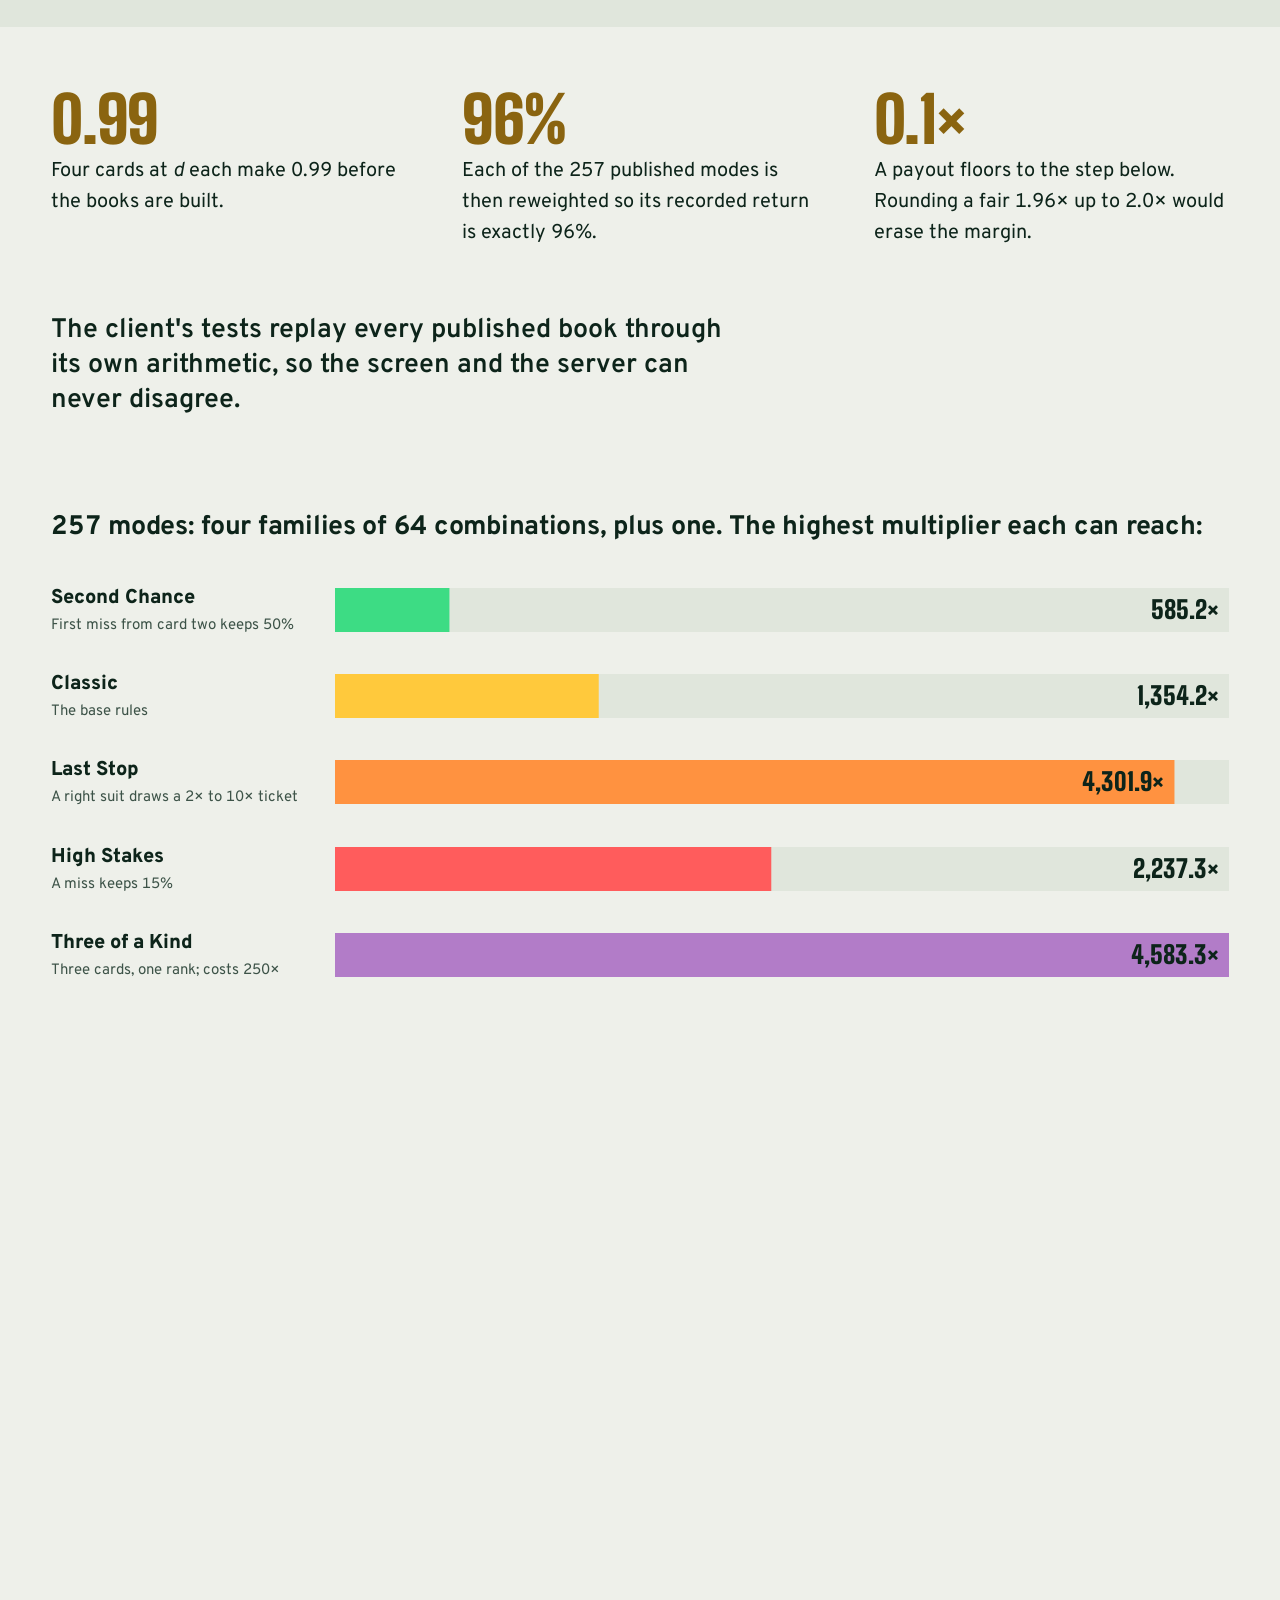
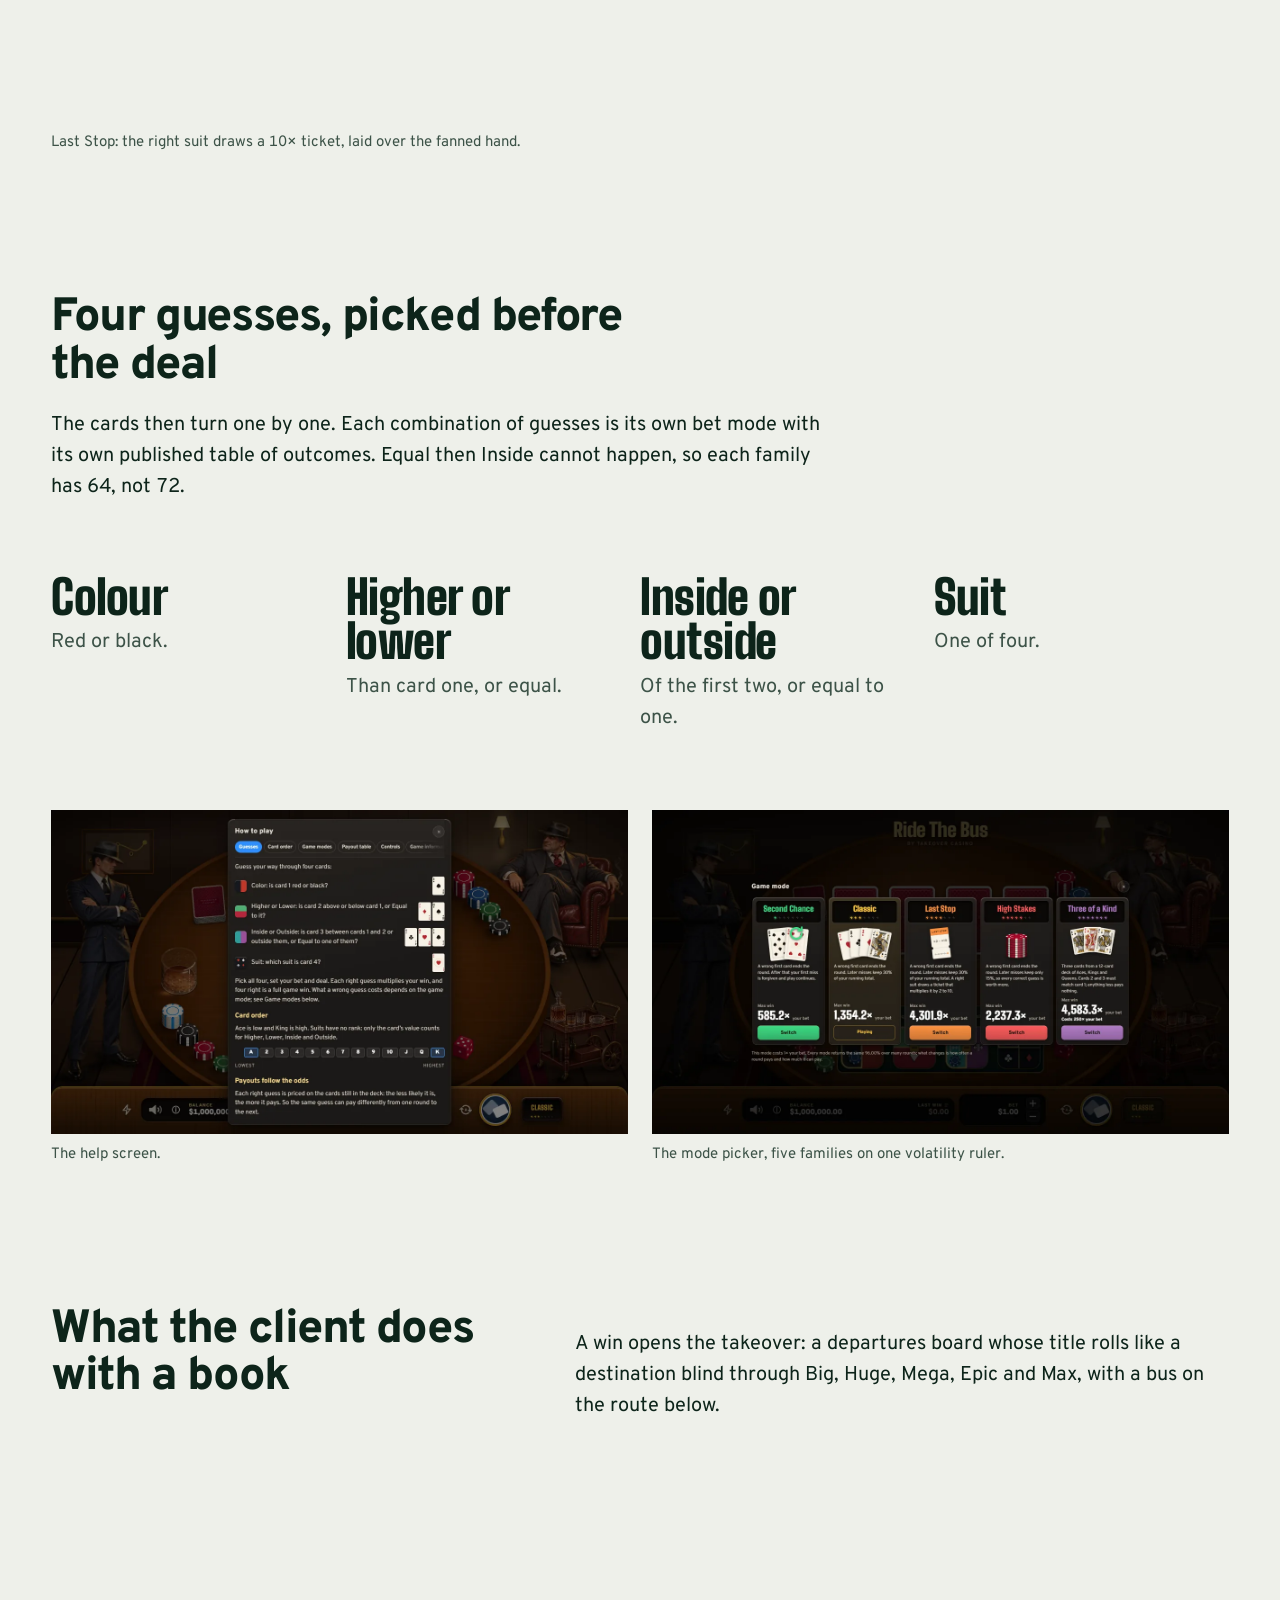
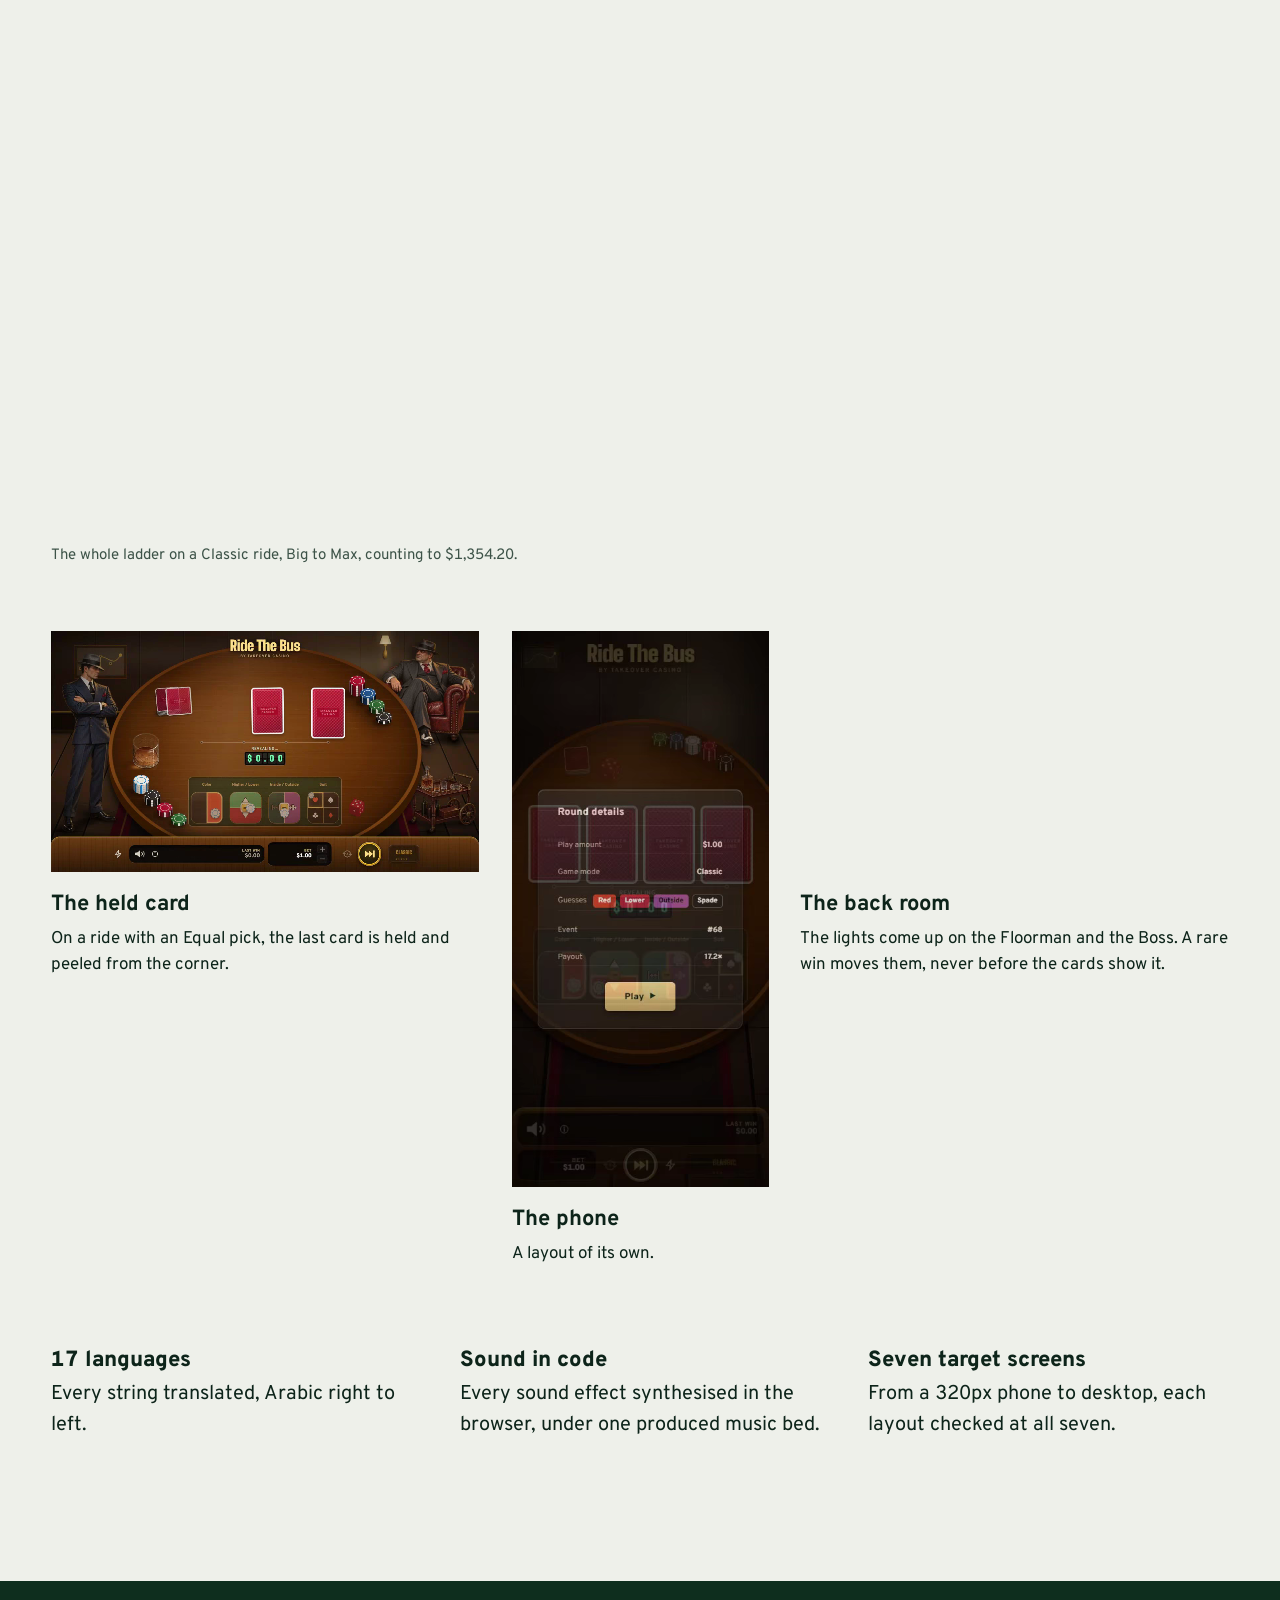
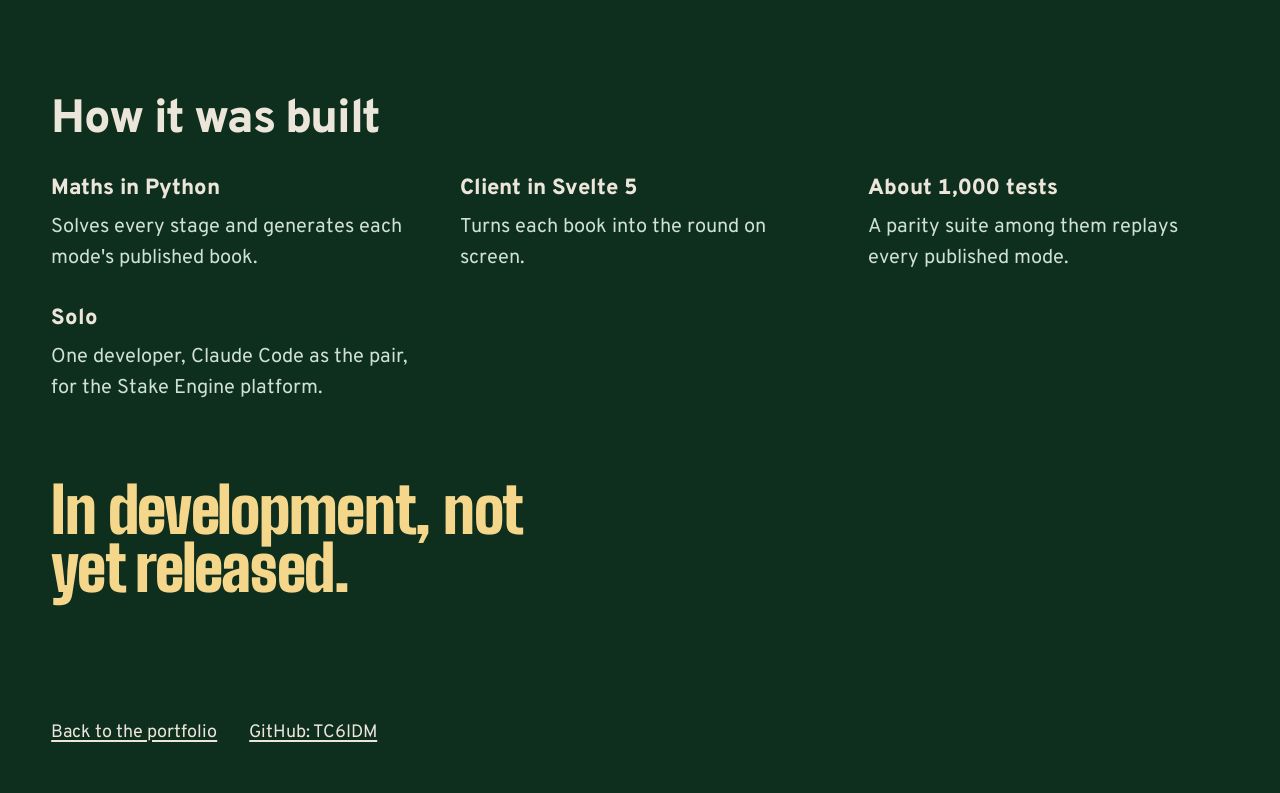
<file: design/ride-the-bus/c.html>
<!doctype html>
<html lang="en">
<head>
<meta charset="utf-8">
<meta name="viewport" content="width=device-width, initial-scale=1">
<title>Ride The Bus, direction C: the equation</title>
<meta name="description" content="Ride The Bus: a four-guess card game for the Stake Engine platform, maths and client built solo by TC6IDM. In development.">
<link rel="icon" href="data:,">
<meta name="color-scheme" content="light dark">
<link rel="preconnect" href="https://fonts.googleapis.com">
<link rel="preconnect" href="https://fonts.gstatic.com" crossorigin>
<link href="https://fonts.googleapis.com/css2?family=Big+Shoulders+Display:wght@800;900&family=Overpass:wght@400;600;800&display=swap" rel="stylesheet">
<style>
:root{
  --ground:#eef0ea; --step:#e0e6dc; --step-2:#d2dbcd; --ink:#0d241a; --ink-2:#3d5348;
  --accent:#8a6410; --hot:#a80828; --field:#0e2e1e; --field-ink:#ece6da; --field-2:#cfe0d4;
  --curve:#0d241a; --curve-2:#8fa598;
  --m:clamp(16px,4vw,56px); --max:1360px;
  --display:'Big Shoulders Display','Overpass',sans-serif; --body:'Overpass',system-ui,sans-serif;
}
@media (prefers-color-scheme:dark){:root{
  --ground:#0b2016; --step:#0f2c1e; --step-2:#153a28; --ink:#ece6da; --ink-2:#b9c7bc;
  --accent:#f5d78c; --hot:#ff8a9c; --field:#06140d; --field-ink:#ece6da; --field-2:#b9c7bc;
  --curve:#f5d78c; --curve-2:#4f6f5d;
}}
*{box-sizing:border-box}
html{-webkit-text-size-adjust:100%;scroll-padding-top:72px}
body{margin:0;background:var(--ground);color:var(--ink);font:400 clamp(17px,.9vw + 12px,20px)/1.55 var(--body);font-variant-numeric:tabular-nums}
img,video{display:block;max-width:100%;height:auto}
a{color:inherit;text-decoration-thickness:2px;text-underline-offset:3px}
a:hover{color:var(--accent)}
:focus-visible{outline:3px solid var(--accent);outline-offset:3px}
.wrap{max-width:var(--max);margin:0 auto;padding:0 var(--m)}
.skip{position:absolute;left:-9999px}.skip:focus{left:16px;top:8px;background:var(--ink);color:var(--ground);padding:8px 12px;z-index:9}

header.bar{position:sticky;top:0;z-index:5;background:var(--ground)}
header.bar .wrap{display:flex;justify-content:space-between;align-items:center;height:60px;gap:20px}
header .wm{font-weight:800;text-decoration:none}
header nav{display:flex;gap:clamp(14px,2vw,32px);font-size:16px}
header nav a{text-decoration:none;padding:8px 0}
header nav a:hover{text-decoration:underline}
@media (max-width:720px){header nav a:not(.keep){display:none}}

/* hero */
.hero{display:grid;gap:28px 48px;padding-top:clamp(24px,4vw,64px);align-items:end}
@media (min-width:1000px){.hero{grid-template-columns:4fr 7fr}}
.hero h1{font:900 clamp(68px,9.6vw,168px)/.86 var(--display);letter-spacing:-.03em;margin:0}
.hero p.what{margin:22px 0 0;font-size:clamp(21px,1vw + 14px,28px);line-height:1.25;font-weight:600;max-width:24ch}
.hero p.state{margin:14px 0 0;color:var(--ink-2);font-size:17px;max-width:34ch}
.hero figure{margin:0}
.hero video{width:100%;aspect-ratio:16/9;object-fit:cover;background:#000}
figcaption{font-size:15px;line-height:1.45;color:var(--ink-2);padding-top:10px;max-width:72ch}

section{padding-top:clamp(96px,11vw,184px)}
h2{font:800 clamp(30px,2.4vw + 16px,58px)/1.02 var(--body);letter-spacing:-.03em;margin:0 0 20px;max-width:20ch}

/* the solver */
.solver{margin-top:clamp(28px,4vw,56px);background:var(--step);padding:clamp(24px,4vw,64px) var(--m);margin-left:calc(var(--m) * -1);margin-right:calc(var(--m) * -1)}
.solver-grid{display:grid;gap:32px 56px}
@media (min-width:1000px){.solver-grid{grid-template-columns:6fr 5fr;align-items:start}}
.eqline{font:600 clamp(22px,2.5vw,40px)/1.15 var(--body);letter-spacing:-.015em;margin:0;overflow-wrap:anywhere}
.eqline output{font-weight:800}
.eqline .p{color:var(--ink)}.eqline .mm{color:var(--hot)}
.eqline .d{background:var(--step-2);padding:0 .18em}
.big{display:flex;align-items:baseline;gap:18px;flex-wrap:wrap;margin:24px 0 8px}
.big output{font:900 clamp(96px,13vw,220px)/.82 var(--display);letter-spacing:-.03em;color:var(--hot);min-width:3.2ch}
.big span{font-size:18px;color:var(--ink-2);max-width:20ch}
.ctl{margin-top:28px}
.ctl label{display:block;font-weight:800;margin-bottom:8px}
input[type=range]{width:100%;height:44px;accent-color:var(--hot);margin:0;cursor:pointer}
.chips{display:flex;flex-wrap:wrap;gap:8px;margin-top:14px}
.chips button,.seg button{font:600 16px/1.2 var(--body);color:var(--ink);background:var(--ground);border:0;padding:12px 14px;min-height:44px;cursor:pointer;text-align:left}
.chips button:hover,.seg button:hover{background:var(--step-2)}
.chips button[aria-pressed=true],.seg button[aria-pressed=true]{background:var(--ink);color:var(--ground)}
.chips button:active,.seg button:active{transform:translateY(1px)}
.seg{display:inline-flex;flex-wrap:wrap;gap:4px;margin-top:6px}
.plot svg{width:100%;height:auto;display:block}
.plot .ax{fill:var(--ink-2);font:600 13px var(--body)}
.plot .grid{stroke:var(--step-2);stroke-width:2}
.plot .c1{stroke:var(--curve);stroke-width:3;fill:none}
.plot .c2{stroke:var(--curve-2);stroke-width:3;fill:none}
.plot .dot{fill:var(--hot)}
.plot p{font-size:15px;color:var(--ink-2);margin:8px 0 0}
.after{display:grid;gap:24px 56px;margin-top:clamp(40px,5vw,64px)}
@media (min-width:900px){.after{grid-template-columns:repeat(3,1fr)}}
.after b{display:block;font:900 clamp(52px,5vw,88px)/.9 var(--display);letter-spacing:-.02em;color:var(--accent);margin-bottom:8px}
.after p{margin:0}
.parity{margin:clamp(40px,5vw,64px) 0 0;font:600 clamp(21px,1vw + 14px,28px)/1.3 var(--body);max-width:40ch}

/* families: a horizontal ladder of ceilings */
.fams{margin-top:clamp(56px,7vw,104px)}
.fams h3{font-size:clamp(22px,1vw + 14px,28px);margin:0 0 20px;letter-spacing:-.01em}
.fams ol{list-style:none;margin:0;padding:0;display:grid;gap:4px}
.fams li{display:grid;grid-template-columns:minmax(150px,13em) 1fr;gap:6px 24px;align-items:center;padding:14px 0}
.fams .nm{font-weight:800}
.fams .nm small{display:block;font-weight:400;font-size:15px;color:var(--ink-2)}
.fams .bar{position:relative;height:44px;background:var(--step)}
.fams .bar i{position:absolute;left:0;top:0;bottom:0;width:100%;background:var(--c);transform-origin:left;transform:scaleX(var(--w))}
.js .fams .bar i{transform:scaleX(0);transition:transform .9s cubic-bezier(.2,.7,.2,1) var(--d,0ms)}
.js .fams.in .bar i{transform:scaleX(var(--w))}
.fams .bar span{position:absolute;right:10px;top:50%;transform:translateY(-50%);font:900 clamp(20px,1vw + 12px,28px)/1 var(--display);color:var(--lab,var(--ink))}
.fams li[style*="--lab"] .bar span{right:calc((1 - var(--w)) * 100% + 10px)}
@media (max-width:640px){.fams li{grid-template-columns:1fr}}
.ls{margin:clamp(40px,5vw,64px) 0 0}
.ls video{width:100%;aspect-ratio:16/9;object-fit:cover;background:#000}

/* how it plays */
.guess{display:grid;gap:0;margin:clamp(32px,4vw,56px) 0 0;padding:0;list-style:none}
@media (min-width:900px){.guess{grid-template-columns:repeat(4,1fr)}}
.guess li{padding:20px 20px 24px 0}
.guess b{display:block;font:900 clamp(34px,2.6vw + 14px,64px)/.95 var(--display);letter-spacing:-.01em}
.guess span{display:block;margin-top:8px;color:var(--ink-2);max-width:24ch}
.plays-media{display:grid;gap:24px;margin-top:clamp(32px,4vw,56px)}
@media (min-width:900px){.plays-media{grid-template-columns:1fr 1fr}}
.plays-media figure{margin:0}

/* craft */
.craft-head{display:grid;gap:12px 56px}
@media (min-width:900px){.craft-head{grid-template-columns:5fr 7fr;align-items:end}}
.craft-head p{margin:0;max-width:56ch}
.wide{margin:clamp(32px,4vw,56px) 0 0}
.wide video,.trio video{width:100%;background:#000}
.trio{display:grid;gap:32px 32px;margin-top:clamp(40px,5vw,72px)}
@media (min-width:900px){.trio{grid-template-columns:5fr 3fr 5fr;align-items:start}}
.trio figure{margin:0}
.trio .phone video{aspect-ratio:390/844;max-height:72vh;width:auto;margin:0 auto}
.trio h3{font-size:22px;margin:16px 0 4px}
.trio p{margin:0;font-size:17px}
.list3{display:grid;grid-template-columns:repeat(auto-fit,minmax(min(100%,280px),1fr));gap:28px 48px;margin:clamp(48px,6vw,88px) 0 0;padding:0;list-style:none}
.list3 b{display:block;font-size:22px;font-weight:800}

/* built */
.built{margin-top:clamp(96px,11vw,184px);background:var(--field);color:var(--field-ink);padding:clamp(72px,9vw,150px) 0}
.built h2{color:var(--field-ink)}
.built dl{display:grid;grid-template-columns:repeat(auto-fit,minmax(min(100%,260px),1fr));gap:28px 48px;margin:28px 0 0}
.built dt{font-weight:800;font-size:22px}
.built dd{margin:6px 0 0;color:var(--field-2)}
.built .state{font:900 clamp(40px,4vw + 12px,88px)/.92 var(--display);letter-spacing:-.02em;margin:clamp(48px,6vw,88px) 0 0;color:#f5d78c;max-width:16ch}
footer{background:var(--field);color:var(--field-ink);padding:0 0 40px}
footer nav{display:flex;flex-wrap:wrap;gap:12px 32px;font-size:18px}
footer a{color:var(--field-ink);padding:6px 0}

.js [data-rise]{opacity:0;transform:translateY(24px);transition:opacity .5s cubic-bezier(.2,.7,.2,1) var(--d,0ms),transform .5s cubic-bezier(.2,.7,.2,1) var(--d,0ms)}
.js [data-rise].in{opacity:1;transform:none}
@media (prefers-reduced-motion:reduce){.js [data-rise],.js .fams .bar i{transition:none}.js [data-rise]{opacity:1;transform:none}.js .fams .bar i{transform:scaleX(var(--w))}}
</style>
</head>
<body>
<a class="skip" href="#main">Skip to content</a>
<header class="bar"><div class="wrap">
  <a class="wm" href="../../">TC6IDM</a>
  <nav aria-label="On this page"><a href="#maths" class="keep">The maths</a><a href="#plays">How it plays</a><a href="#craft">The craft</a><a href="#built" class="keep">How it was built</a></nav>
</div></header>

<main id="main">
<div class="wrap hero">
  <div>
    <h1>Ride The Bus</h1>
    <p class="what">A four-guess card game for the Stake Engine platform. Maths and client, built by one person.</p>
    <p class="state">In development, not yet released. All footage is captured from the running game.</p>
  </div>
  <figure>
    <video data-auto muted playsinline loop preload="metadata" poster="../../ride-the-bus/media/round-classic-poster.webp" aria-describedby="cap-hero">
      <source src="../../ride-the-bus/media/round-classic.webm" type="video/webm"><source src="../../ride-the-bus/media/round-classic.mp4" type="video/mp4">
    </video>
    <figcaption id="cap-hero">A Classic round: four cards turn, the win takeover counts to $17.20, the hand flies back to the board.</figcaption>
  </figure>
</div>

<section id="maths" aria-labelledby="h-maths"><div class="wrap">
  <h2 id="h-maths" data-rise>Every card is priced by one equation</h2>
  <p data-rise style="margin:0;max-width:60ch">Move the chance a guess is right. The multiplier is solved so the expected value of the card stays at the same decay, <i>d</i>, however likely the guess was.</p>

  <div class="solver" id="solver">
    <div class="solver-grid">
      <div>
        <p class="eqline" aria-live="polite"><output class="p" id="o-p">0.500</output> × <output class="mm" id="o-m1">1.99</output> + <output id="o-q">0.500</output> × <output id="o-r">0.00</output> = <span class="d">0.9975</span></p>
        <p style="margin:6px 0 0;font-size:16px;color:var(--ink-2)"><i>p</i> · <i>m</i> + (1 − <i>p</i>) · <i>r</i> = <i>d</i>, with <i>d</i> = 0.99<sup>1/4</sup></p>
        <div class="big"><output id="o-m">1.99×</output><span>the multiplier a right guess applies</span></div>
        <div class="ctl">
          <label for="p">Chance the guess is right: <output id="o-pct">50.0%</output></label>
          <input id="p" type="range" min="0.02" max="0.98" step="0.001" value="0.5">
          <div class="chips" role="group" aria-label="Real guesses">
            <button type="button" data-p="0.5" data-card="1" aria-pressed="true">Red or black on card one, 26 of 52</button>
            <button type="button" data-p="0.0588235" data-card="2" aria-pressed="false">Equal on card two, 3 of 51</button>
            <button type="button" data-p="0.25" data-card="2" aria-pressed="false">A suit, about 1 in 4</button>
          </div>
        </div>
        <div class="ctl">
          <span style="display:block;font-weight:800;margin-bottom:2px" id="lbl-r">What a miss keeps</span>
          <div class="seg" role="group" aria-labelledby="lbl-r">
            <button type="button" data-r="0" aria-pressed="true">Card one: nothing</button>
            <button type="button" data-r="0.3" aria-pressed="false">Later cards: 30%</button>
          </div>
        </div>
      </div>
      <div class="plot">
        <svg id="plot" viewBox="0 0 520 380" role="img" aria-labelledby="plot-t"><title id="plot-t">The solved multiplier against the chance of the guess, for a miss that keeps nothing and one that keeps 30%. The rarer the guess, the higher the multiplier.</title></svg>
        <p>Dark line: the case selected. Pale line: the other. Multiplier on a log scale.</p>
      </div>
    </div>
  </div>
  <noscript><p>With script off: a coin flip on card one is solved to 1.99×; a suit on a later card to 3.09×; an Equal at 3 in 51 to 12.16×.</p></noscript>

  <div class="after">
    <div data-rise><b>0.99</b><p>Four cards at <i>d</i> each make 0.99 before the books are built.</p></div>
    <div data-rise style="--d:70ms"><b>96%</b><p>Each of the 257 published modes is then reweighted so its recorded return is exactly 96%.</p></div>
    <div data-rise style="--d:140ms"><b>0.1×</b><p>A payout floors to the step below. Rounding a fair 1.96× up to 2.0× would erase the margin.</p></div>
  </div>
  <p class="parity" data-rise>The client's tests replay every published book through its own arithmetic, so the screen and the server can never disagree.</p>

  <div class="fams" id="fams">
    <h3>257 modes: four families of 64 combinations, plus one. The highest multiplier each can reach:</h3>
    <ol>
      <li style="--c:#3ddc84;--w:.128"><span class="nm">Second Chance<small>First miss from card two keeps 50%</small></span><span class="bar"><i style="--d:0ms"></i><span>585.2×</span></span></li>
      <li style="--c:#ffc93c;--w:.295"><span class="nm">Classic<small>The base rules</small></span><span class="bar"><i style="--d:80ms"></i><span>1,354.2×</span></span></li>
      <li style="--c:#ff9240;--w:.939;--lab:#0d241a"><span class="nm">Last Stop<small>A right suit draws a 2× to 10× ticket</small></span><span class="bar"><i style="--d:160ms"></i><span>4,301.9×</span></span></li>
      <li style="--c:#ff5c5c;--w:.488"><span class="nm">High Stakes<small>A miss keeps 15%</small></span><span class="bar"><i style="--d:240ms"></i><span>2,237.3×</span></span></li>
      <li style="--c:#b27cc8;--w:1;--lab:#0d241a"><span class="nm">Three of a Kind<small>Three cards, one rank; costs 250×</small></span><span class="bar"><i style="--d:320ms"></i><span>4,583.3×</span></span></li>
    </ol>
  </div>
  <figure class="ls" data-rise>
    <video data-auto muted playsinline loop preload="none" poster="../../ride-the-bus/media/last-stop-ticket-poster.webp" aria-describedby="cap-ls">
      <source src="../../ride-the-bus/media/last-stop-ticket.webm" type="video/webm"><source src="../../ride-the-bus/media/last-stop-ticket.mp4" type="video/mp4">
    </video>
    <figcaption id="cap-ls">Last Stop: the right suit draws a 10× ticket, laid over the fanned hand.</figcaption>
  </figure>
</div></section>

<section id="plays" aria-labelledby="h-plays"><div class="wrap">
  <h2 id="h-plays" data-rise>Four guesses, picked before the deal</h2>
  <p data-rise style="margin:0;max-width:60ch">The cards then turn one by one. Each combination of guesses is its own bet mode with its own published table of outcomes. Equal then Inside cannot happen, so each family has 64, not 72.</p>
  <ol class="guess">
    <li data-rise><b>Colour</b><span>Red or black.</span></li>
    <li data-rise style="--d:70ms"><b>Higher or lower</b><span>Than card one, or equal.</span></li>
    <li data-rise style="--d:140ms"><b>Inside or outside</b><span>Of the first two, or equal to one.</span></li>
    <li data-rise style="--d:210ms"><b>Suit</b><span>One of four.</span></li>
  </ol>
  <div class="plays-media">
    <figure data-rise><img src="../../ride-the-bus/media/how-to-play.webp" width="1280" height="720" loading="lazy" alt="The game's help screen: the four guess squares with a short rule beside each."><figcaption>The help screen.</figcaption></figure>
    <figure data-rise style="--d:80ms"><img src="../../ride-the-bus/media/mode-picker.webp" width="1280" height="720" loading="lazy" alt="The mode picker: five game families, each with a seven-bolt volatility meter."><figcaption>The mode picker, five families on one volatility ruler.</figcaption></figure>
  </div>
</div></section>

<section id="craft" aria-labelledby="h-craft"><div class="wrap">
  <div class="craft-head">
    <h2 id="h-craft" data-rise>What the client does with a book</h2>
    <p data-rise>A win opens the takeover: a departures board whose title rolls like a destination blind through Big, Huge, Mega, Epic and Max, with a bus on the route below.</p>
  </div>
  <figure class="wide" data-rise>
    <video data-auto muted playsinline loop preload="none" poster="../../ride-the-bus/media/takeover-max-poster.webp" aria-describedby="cap-max" style="aspect-ratio:16/9;object-fit:cover">
      <source src="../../ride-the-bus/media/takeover-max.webm" type="video/webm"><source src="../../ride-the-bus/media/takeover-max.mp4" type="video/mp4">
    </video>
    <figcaption id="cap-max">The whole ladder on a Classic ride, Big to Max, counting to $1,354.20.</figcaption>
  </figure>
  <div class="trio">
    <figure data-rise>
      <video data-auto muted playsinline loop preload="none" poster="../../ride-the-bus/media/hold-peel-poster.webp" aria-describedby="cap-peel" style="aspect-ratio:16/9;object-fit:cover">
        <source src="../../ride-the-bus/media/hold-peel.webm" type="video/webm"><source src="../../ride-the-bus/media/hold-peel.mp4" type="video/mp4">
      </video>
      <h3>The held card</h3><p id="cap-peel">On a ride with an Equal pick, the last card is held and peeled from the corner.</p>
    </figure>
    <figure class="phone" data-rise style="--d:70ms">
      <video data-auto muted playsinline loop preload="none" poster="../../ride-the-bus/media/phone-round-poster.webp" aria-describedby="cap-phone">
        <source src="../../ride-the-bus/media/phone-round.webm" type="video/webm"><source src="../../ride-the-bus/media/phone-round.mp4" type="video/mp4">
      </video>
      <h3>The phone</h3><p id="cap-phone">A layout of its own.</p>
    </figure>
    <figure data-rise style="--d:140ms">
      <video data-auto muted playsinline loop preload="none" poster="../../ride-the-bus/media/room-lights-poster.webp" aria-describedby="cap-room" style="aspect-ratio:16/9;object-fit:cover">
        <source src="../../ride-the-bus/media/room-lights.webm" type="video/webm"><source src="../../ride-the-bus/media/room-lights.mp4" type="video/mp4">
      </video>
      <h3>The back room</h3><p id="cap-room">The lights come up on the Floorman and the Boss. A rare win moves them, never before the cards show it.</p>
    </figure>
  </div>
  <ul class="list3">
    <li data-rise><b>17 languages</b>Every string translated, Arabic right to left.</li>
    <li data-rise style="--d:70ms"><b>Sound in code</b>Every sound effect synthesised in the browser, under one produced music bed.</li>
    <li data-rise style="--d:140ms"><b>Seven target screens</b>From a 320px phone to desktop, each layout checked at all seven.</li>
  </ul>
</div></section>

<section id="built" class="built" aria-labelledby="h-built"><div class="wrap">
  <h2 id="h-built" data-rise>How it was built</h2>
  <dl>
    <div data-rise><dt>Maths in Python</dt><dd>Solves every stage and generates each mode's published book.</dd></div>
    <div data-rise style="--d:70ms"><dt>Client in Svelte 5</dt><dd>Turns each book into the round on screen.</dd></div>
    <div data-rise style="--d:140ms"><dt>About 1,000 tests</dt><dd>A parity suite among them replays every published mode.</dd></div>
    <div data-rise style="--d:210ms"><dt>Solo</dt><dd>One developer, Claude Code as the pair, for the Stake Engine platform.</dd></div>
  </dl>
  <p class="state" data-rise>In development, not yet released.</p>
</div></section>
</main>
<footer><div class="wrap"><nav aria-label="Elsewhere"><a href="../../">Back to the portfolio</a><a href="https://github.com/TC6IDM">GitHub: TC6IDM</a></nav></div></footer>

<script>
document.documentElement.classList.add('js');
(function(){
  var rm=matchMedia('(prefers-reduced-motion: reduce)');
  var vids=[].slice.call(document.querySelectorAll('video[data-auto]'));
  function mode(){vids.forEach(function(v){if(rm.matches){v.controls=true;v.pause();}else v.controls=false;});}
  mode(); rm.addEventListener('change',mode);
  var vio=new IntersectionObserver(function(es){es.forEach(function(e){var v=e.target;if(rm.matches)return;
    if(e.isIntersecting){if(v.preload==='none')v.preload='auto';var p=v.play();if(p)p.catch(function(){});}else v.pause();});},{threshold:.35});
  vids.forEach(function(v){vio.observe(v);});
  var rio=new IntersectionObserver(function(es){es.forEach(function(e){if(e.isIntersecting){e.target.classList.add('in');rio.unobserve(e.target);}});},{rootMargin:'0px 0px -8% 0px'});
  document.querySelectorAll('[data-rise],#fams').forEach(function(el){rio.observe(el);});

  /* the solver */
  var D=Math.pow(0.99,0.25), r=0, p=0.5;
  var $=function(id){return document.getElementById(id);};
  var slider=$('p'), svg=$('plot'), NS='http://www.w3.org/2000/svg';
  var W=520,H=380,L=48,R=12,T=14,B=44, PMIN=.02,PMAX=.98, YMIN=1, YMAX=60;
  function solve(pp,rr){return (D-(1-pp)*rr)/pp;}
  function X(pp){return L+(pp-PMIN)/(PMAX-PMIN)*(W-L-R);}
  function Y(m){return T+(1-Math.log(m/YMIN)/Math.log(YMAX/YMIN))*(H-T-B);}
  function el(n,a){var e=document.createElementNS(NS,n);for(var k in a)e.setAttribute(k,a[k]);return e;}
  function path(rr){var d='';for(var i=0;i<=120;i++){var pp=PMIN+(PMAX-PMIN)*i/120,m=Math.min(YMAX,solve(pp,rr));d+=(i?'L':'M')+X(pp).toFixed(1)+' '+Y(m).toFixed(1);}return d;}
  [1,2,5,10,20,50].forEach(function(m){svg.appendChild(el('line',{x1:L,x2:W-R,y1:Y(m),y2:Y(m),class:'grid'}));var t=el('text',{x:L-8,y:Y(m)+4,'text-anchor':'end',class:'ax'});t.textContent=m+'×';svg.appendChild(t);});
  [.1,.25,.5,.75,.95].forEach(function(pp){var t=el('text',{x:X(pp),y:H-18,'text-anchor':'middle',class:'ax'});t.textContent=Math.round(pp*100)+'%';svg.appendChild(t);});
  var tl=el('text',{x:(L+W-R)/2,y:H-2,'text-anchor':'middle',class:'ax'});tl.textContent='chance the guess is right';svg.appendChild(tl);
  var other=el('path',{class:'c2'}),cur=el('path',{class:'c1'}),dot=el('circle',{r:8,class:'dot'});
  svg.appendChild(other);svg.appendChild(cur);svg.appendChild(dot);
  function draw(){
    var m=solve(p,r);
    $('o-p').textContent=p.toFixed(3);$('o-q').textContent=(1-p).toFixed(3);$('o-r').textContent=r.toFixed(2);
    $('o-m1').textContent=m.toFixed(2);$('o-m').textContent=m.toFixed(2)+'×';$('o-pct').textContent=(p*100).toFixed(1)+'%';
    cur.setAttribute('d',path(r));other.setAttribute('d',path(r?0:.3));
    dot.setAttribute('cx',X(p));dot.setAttribute('cy',Y(Math.min(YMAX,m)));
    slider.setAttribute('aria-valuetext',(p*100).toFixed(1)+'%, multiplier '+m.toFixed(2));
  }
  function press(group,btn){group.forEach(function(b){b.setAttribute('aria-pressed',b===btn?'true':'false');});}
  var chips=[].slice.call(document.querySelectorAll('.chips button')),segs=[].slice.call(document.querySelectorAll('.seg button'));
  slider.addEventListener('input',function(){p=+slider.value;press(chips,null);draw();});
  chips.forEach(function(b){b.addEventListener('click',function(){p=+b.dataset.p;slider.value=p;r=b.dataset.card==='1'?0:.3;press(chips,b);press(segs,segs[r?1:0]);draw();});});
  segs.forEach(function(b){b.addEventListener('click',function(){r=+b.dataset.r;press(segs,b);press(chips,null);draw();});});
  draw();
})();
</script>
</body>
</html>
</file>
<file: design/ptrainr/shared.css>
/* Shared by the three PTrainr direction mock-ups: fonts, PTrainr's own tokens, reset. */
@font-face{font-family:'Atkinson Hyperlegible Next';font-weight:200 800;font-display:swap;src:url("../../ptrainr/fonts/atkinson-latin.woff2") format('woff2')}
@font-face{font-family:'Atkinson Hyperlegible Mono';font-weight:200 800;font-display:swap;src:url("../../ptrainr/fonts/atkinson-mono-latin.woff2") format('woff2')}
:root{
  --desk:oklch(95.6% 0.011 252);--paper:oklch(99.6% 0.002 250);--paper-2:oklch(97.6% 0.006 252);
  --ink:oklch(26% 0.014 260);--ink-2:oklch(36% 0.016 260);--muted:oklch(46% 0.018 260);
  --rule:oklch(89.5% 0.012 252);--coach:oklch(52.6% 0.213 267.4);--coach-weak:oklch(52.6% 0.213 267.4 / .08);
  --on-coach:#fff;--done:oklch(50% 0.13 152);--navy:#131E40;
  --shadow:0 1px 2px oklch(26% 0.03 260 / .06),0 8px 24px oklch(26% 0.03 260 / .08);
  --sans:'Atkinson Hyperlegible Next',system-ui,sans-serif;--mono:'Atkinson Hyperlegible Mono',ui-monospace,monospace;
  color-scheme:light;
}
@media (prefers-color-scheme:dark){:root:not([data-theme="light"]){
  --desk:oklch(16.5% 0.014 255);--paper:oklch(21.5% 0.016 255);--paper-2:oklch(24.5% 0.017 255);
  --ink:oklch(95% 0.006 255);--ink-2:oklch(86% 0.01 255);--muted:oklch(75% 0.016 255);
  --rule:oklch(32% 0.018 255);--coach:oklch(72% 0.13 267.4);--coach-weak:oklch(72% 0.13 267.4 / .14);
  --on-coach:oklch(16% 0.045 267.4);--done:oklch(76% 0.14 152);
  --shadow:0 1px 2px #0006,0 8px 24px #0005;color-scheme:dark}}
:root[data-theme="dark"]{
  --desk:oklch(16.5% 0.014 255);--paper:oklch(21.5% 0.016 255);--paper-2:oklch(24.5% 0.017 255);
  --ink:oklch(95% 0.006 255);--ink-2:oklch(86% 0.01 255);--muted:oklch(75% 0.016 255);
  --rule:oklch(32% 0.018 255);--coach:oklch(72% 0.13 267.4);--coach-weak:oklch(72% 0.13 267.4 / .14);
  --on-coach:oklch(16% 0.045 267.4);--done:oklch(76% 0.14 152);
  --shadow:0 1px 2px #0006,0 8px 24px #0005;color-scheme:dark}
*,*::before,*::after{box-sizing:border-box}
html{-webkit-text-size-adjust:100%;scroll-behavior:smooth}
body{margin:0;background:var(--desk);color:var(--ink);font:400 17px/1.55 var(--sans);-webkit-font-smoothing:antialiased}
img{max-width:100%;height:auto;display:block}
h1,h2,h3,p,figure,ul,ol,dl,dd{margin:0;padding:0}
ul,ol{list-style:none}
a{color:var(--coach);text-underline-offset:.18em}
:focus-visible{outline:2px solid var(--coach);outline-offset:3px;border-radius:4px}
.num{font-family:var(--mono);font-variant-numeric:tabular-nums}
/* A capture exists once per theme; the page shows the one that matches. */
.night{display:none}
@media (prefers-color-scheme:dark){:root:not([data-theme="light"]) .day{display:none}:root:not([data-theme="light"]) .night{display:block}}
:root[data-theme="dark"] .day{display:none}:root[data-theme="dark"] .night{display:block}
.theme-toggle{font:600 14px var(--sans);color:var(--ink);background:var(--paper);border:1px solid var(--rule);border-radius:999px;padding:9px 14px;min-height:44px;cursor:pointer}
.sr{position:absolute;width:1px;height:1px;overflow:hidden;clip-path:inset(50%)}
@media (prefers-reduced-motion:reduce){html{scroll-behavior:auto}*,*::before,*::after{animation-duration:.01ms!important;transition-duration:.01ms!important}}
</file>
